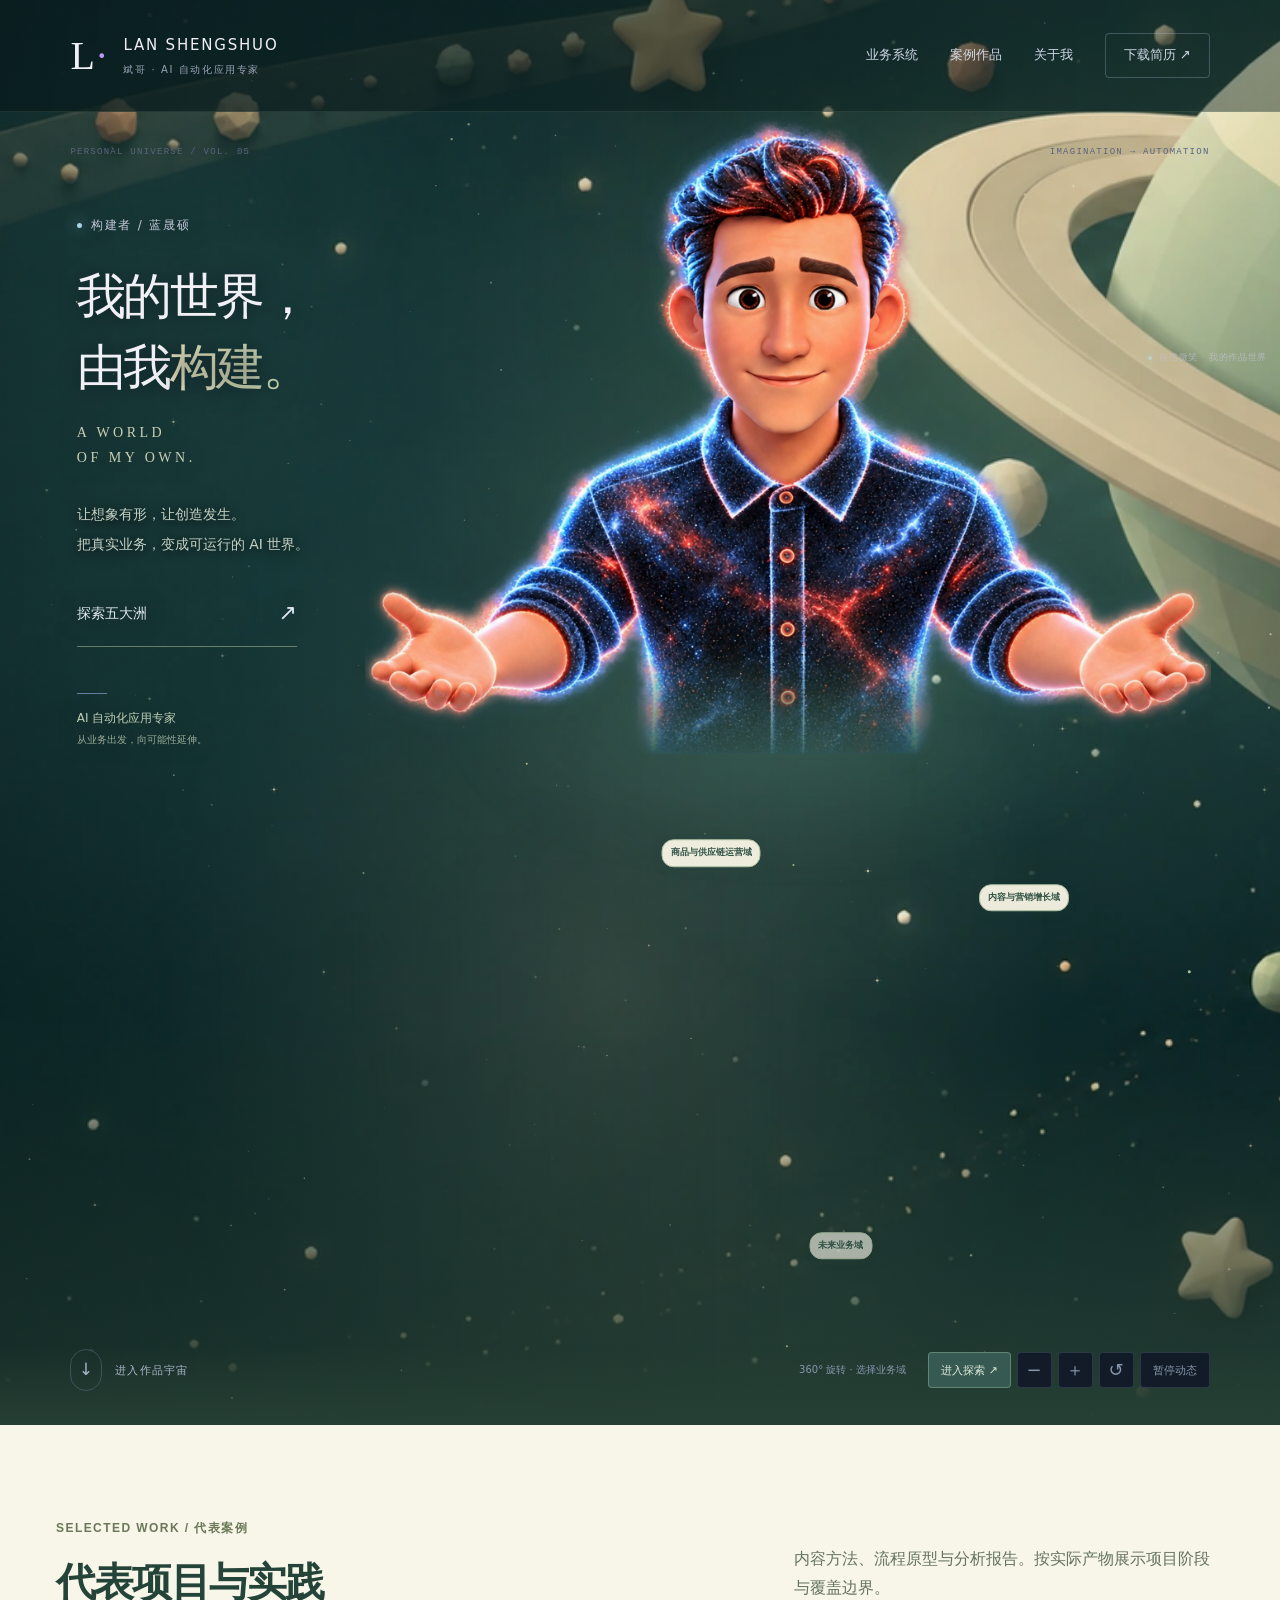
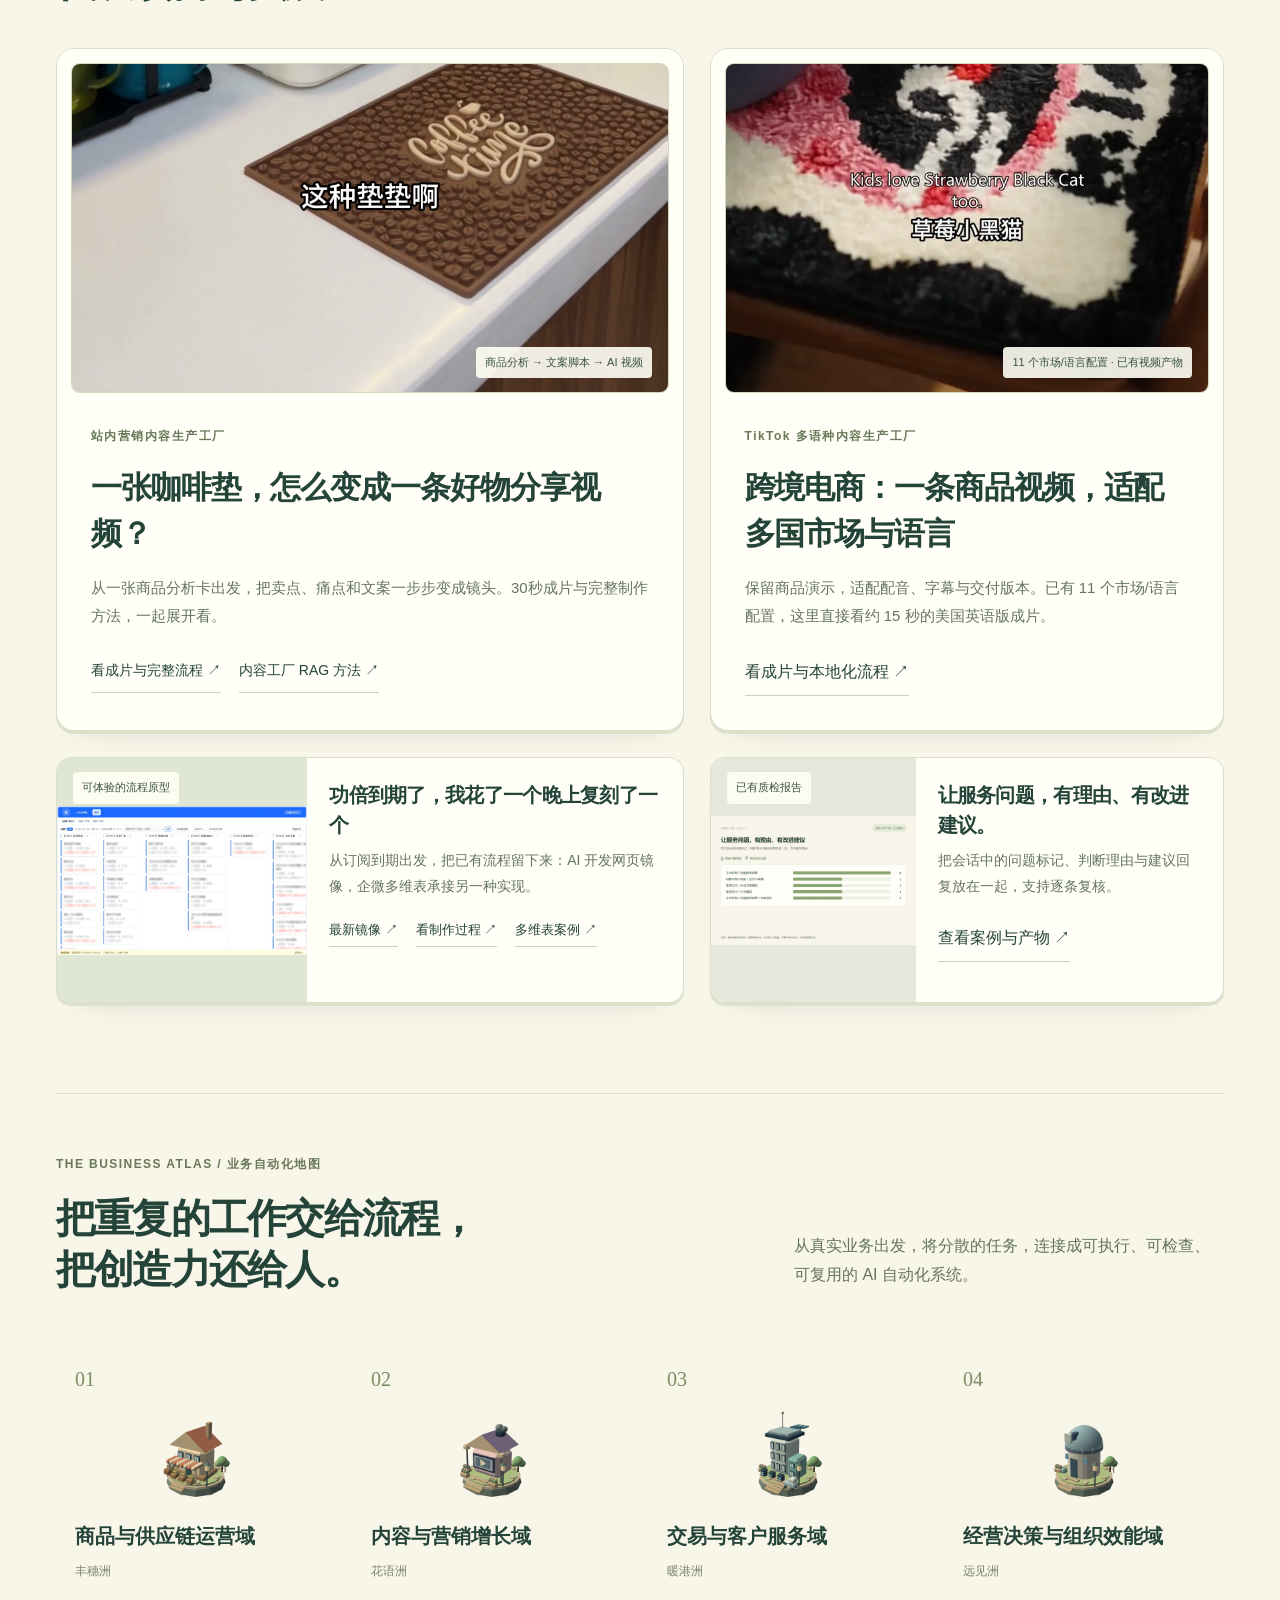
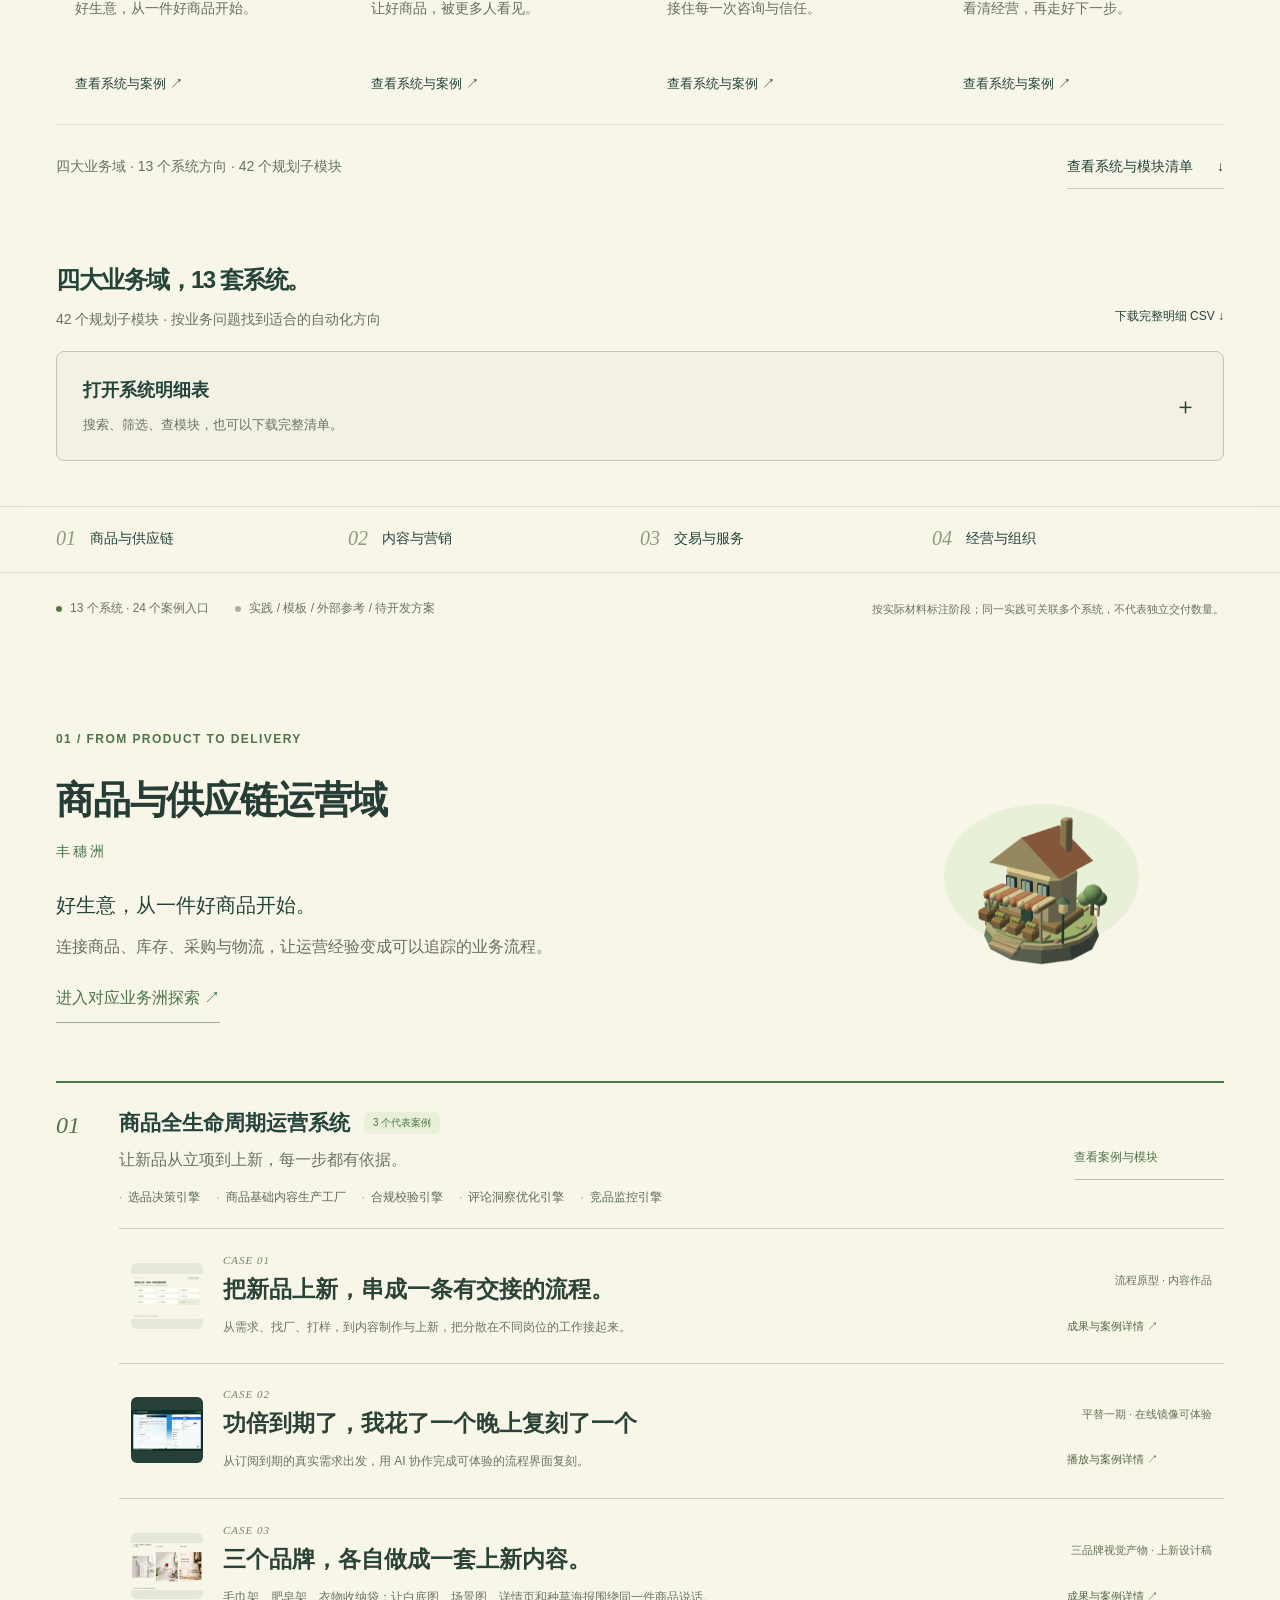
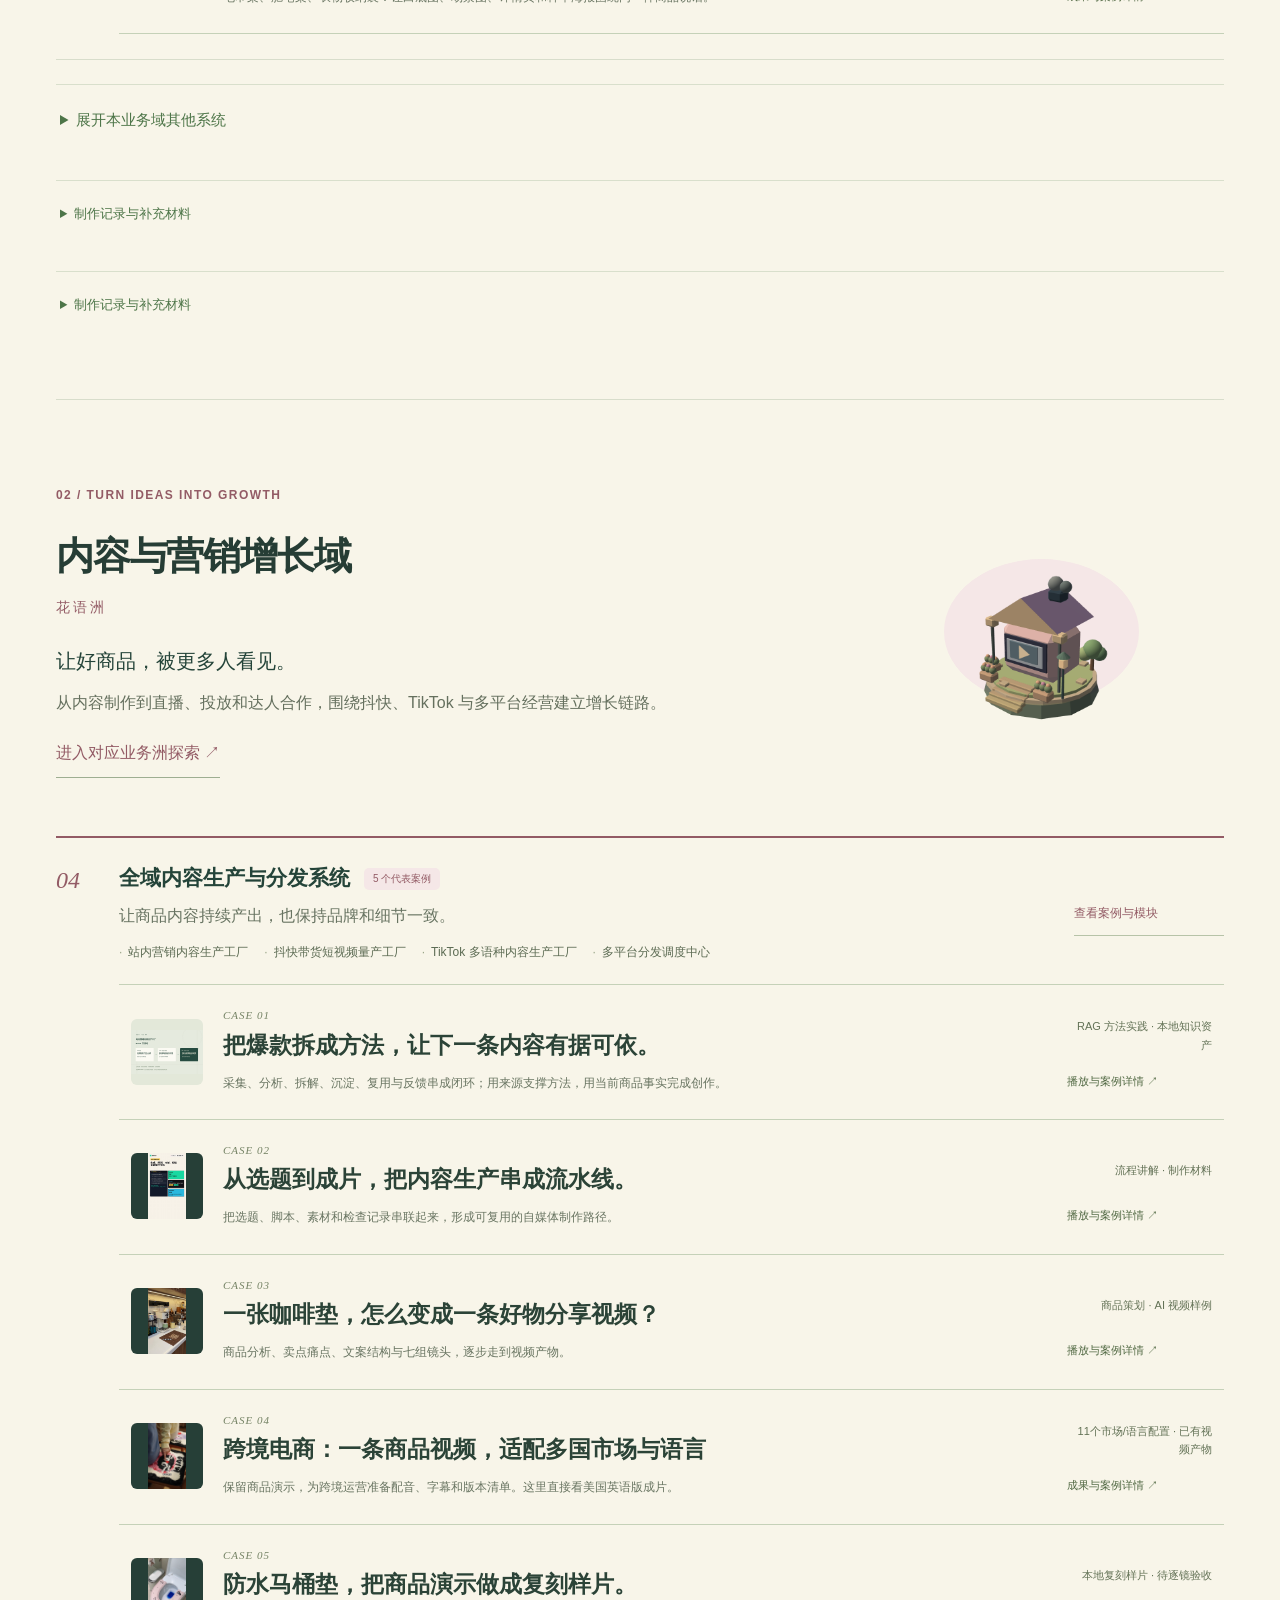
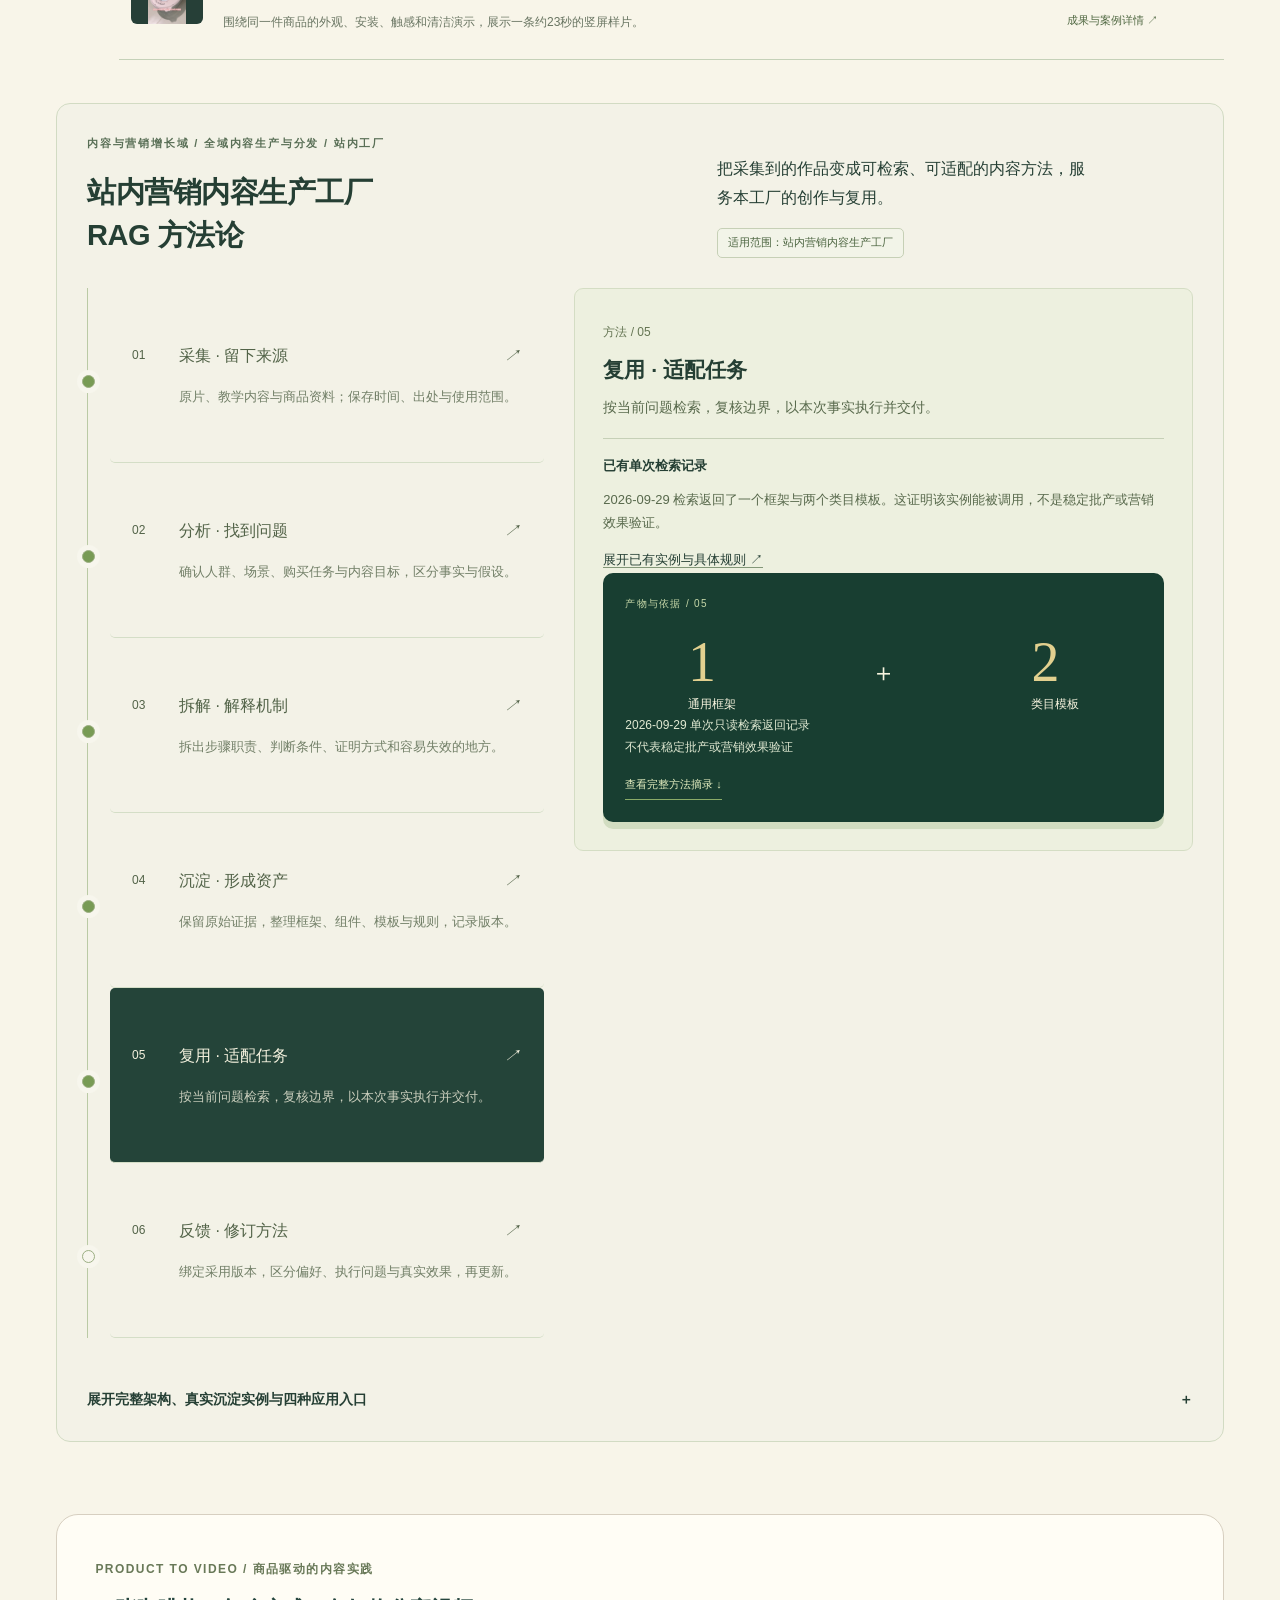
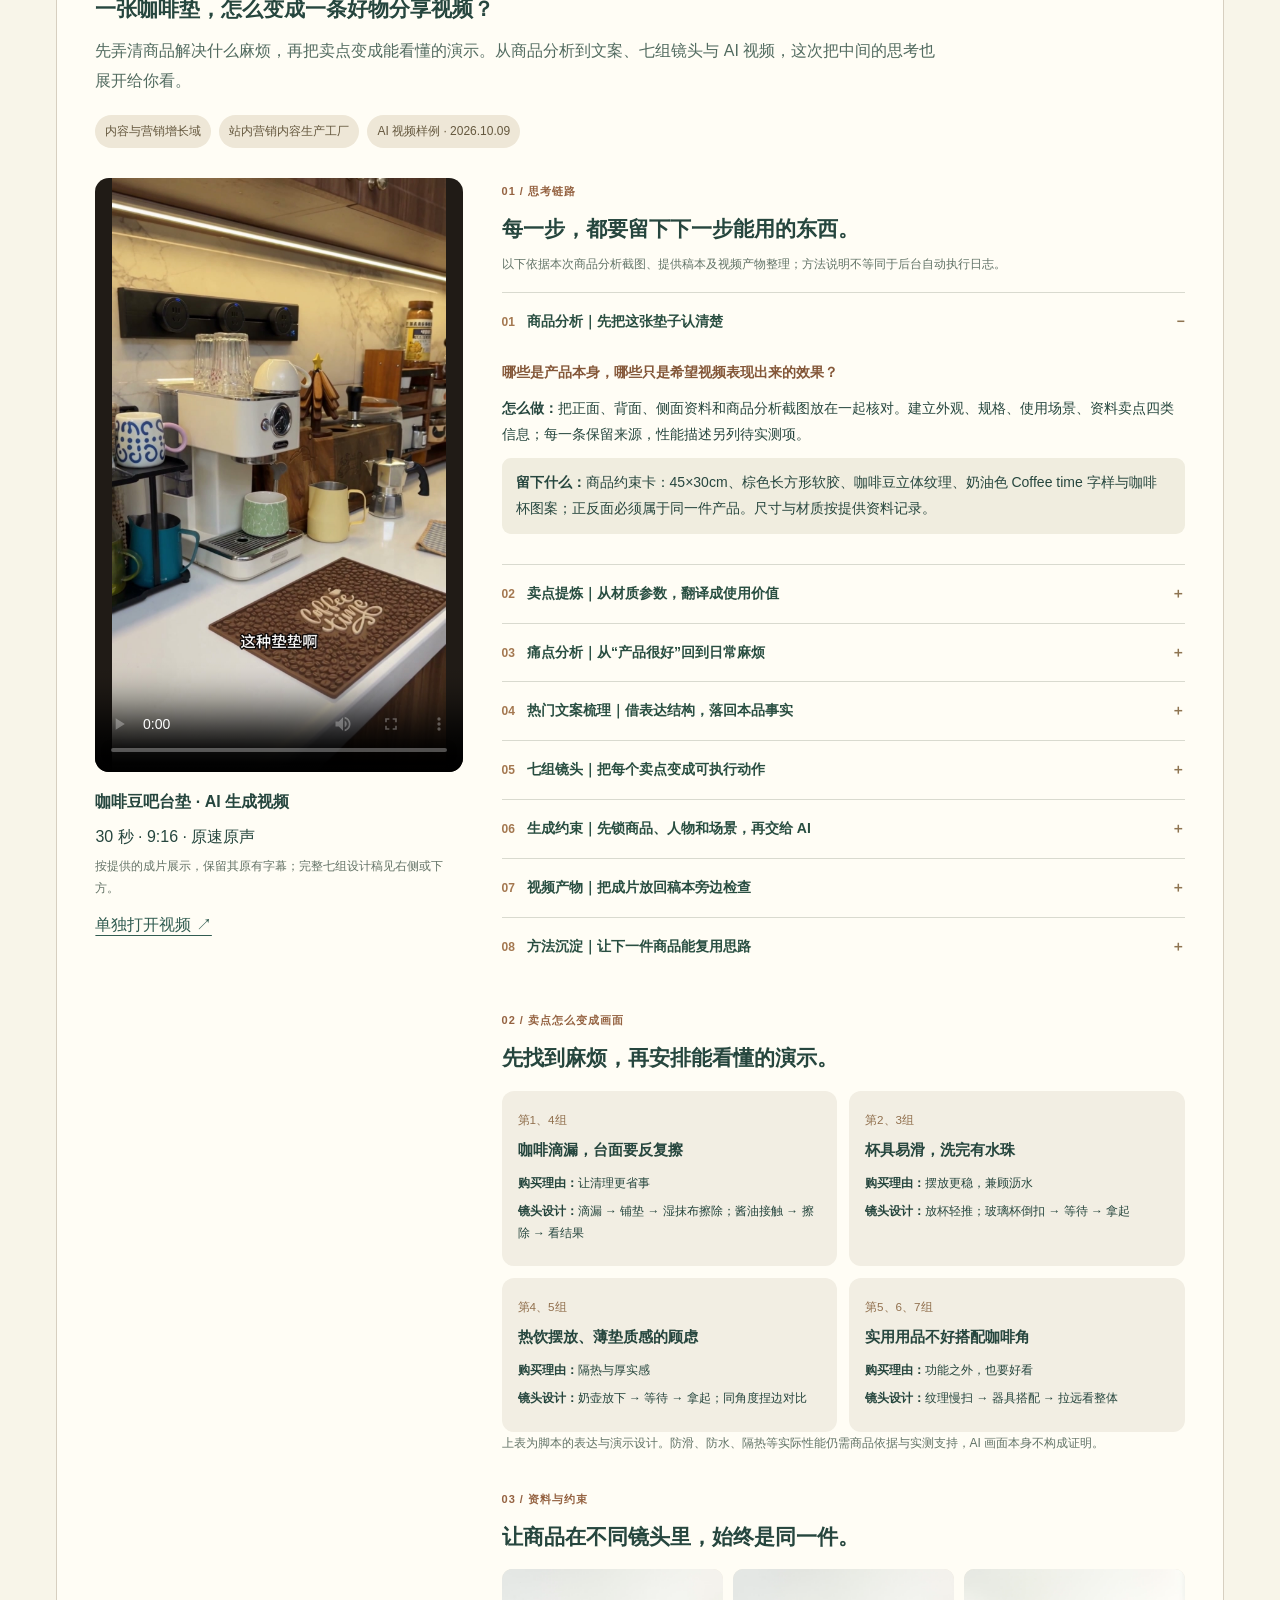
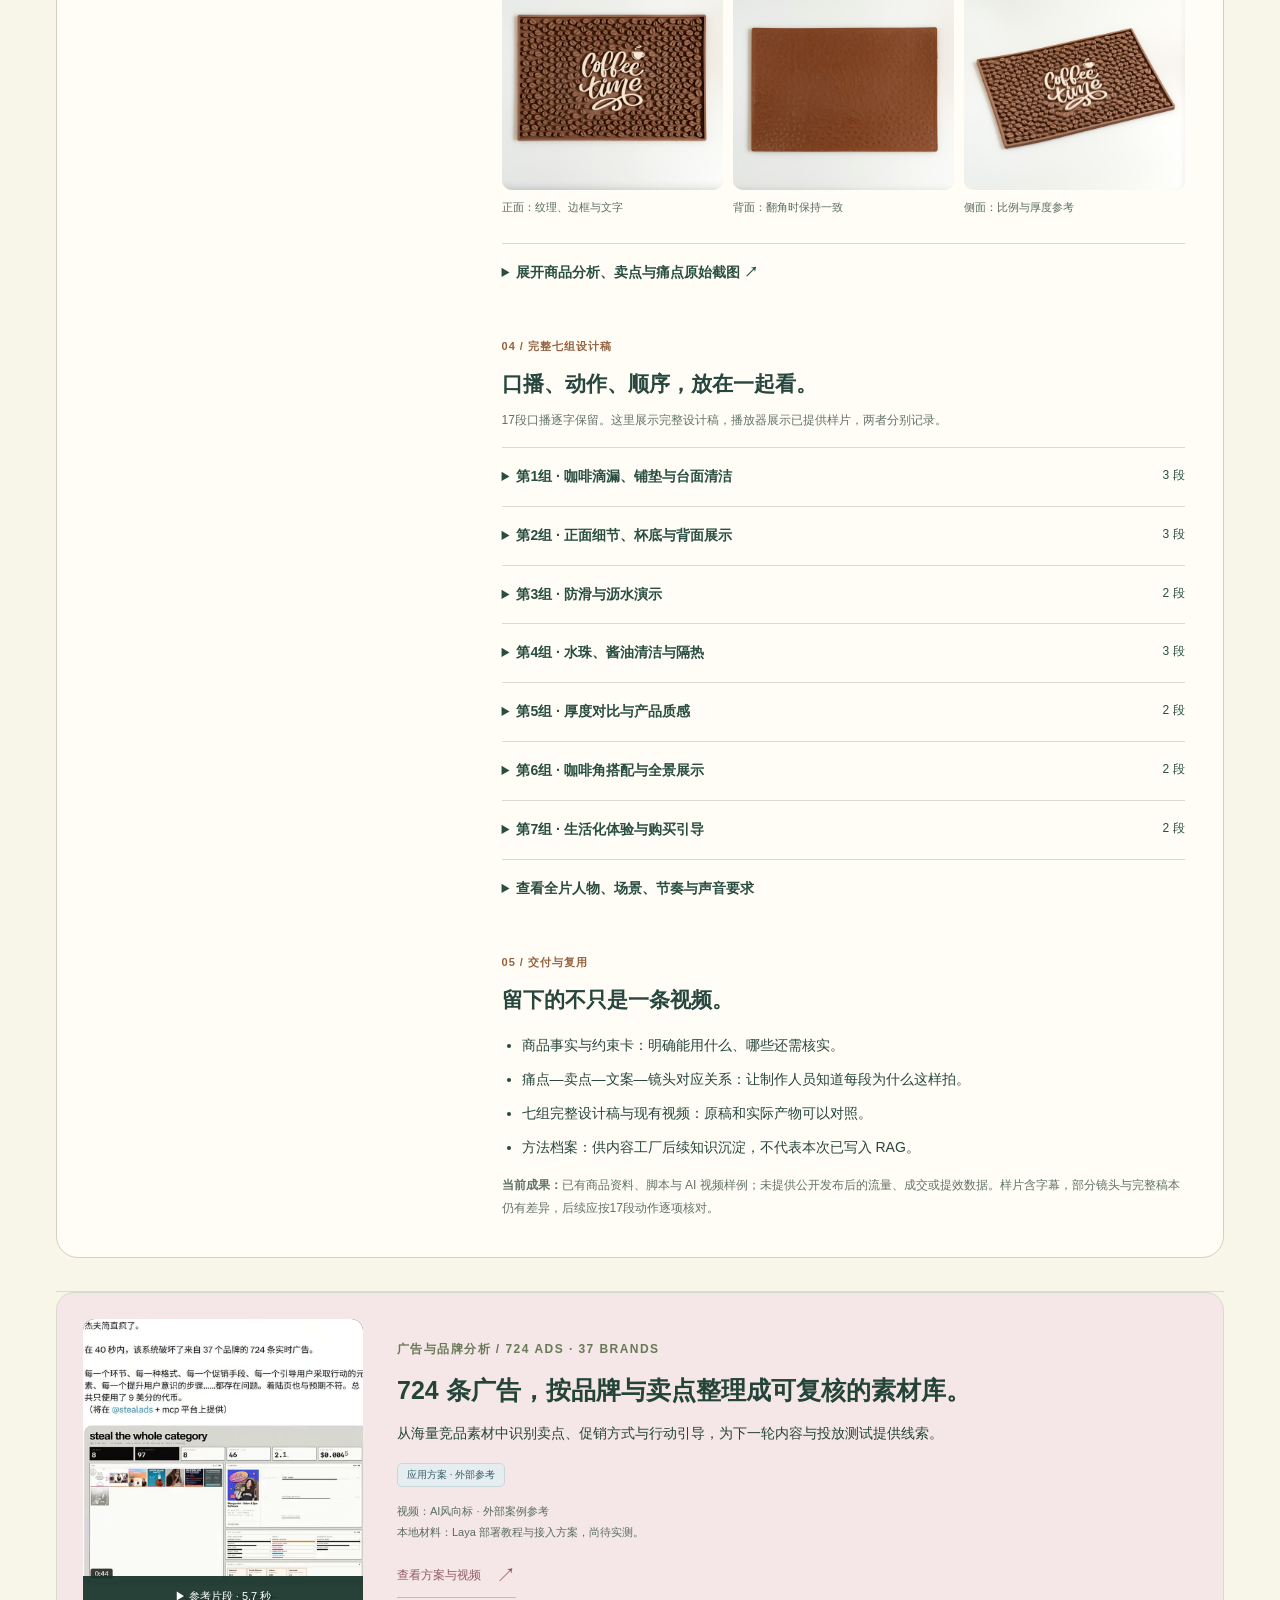
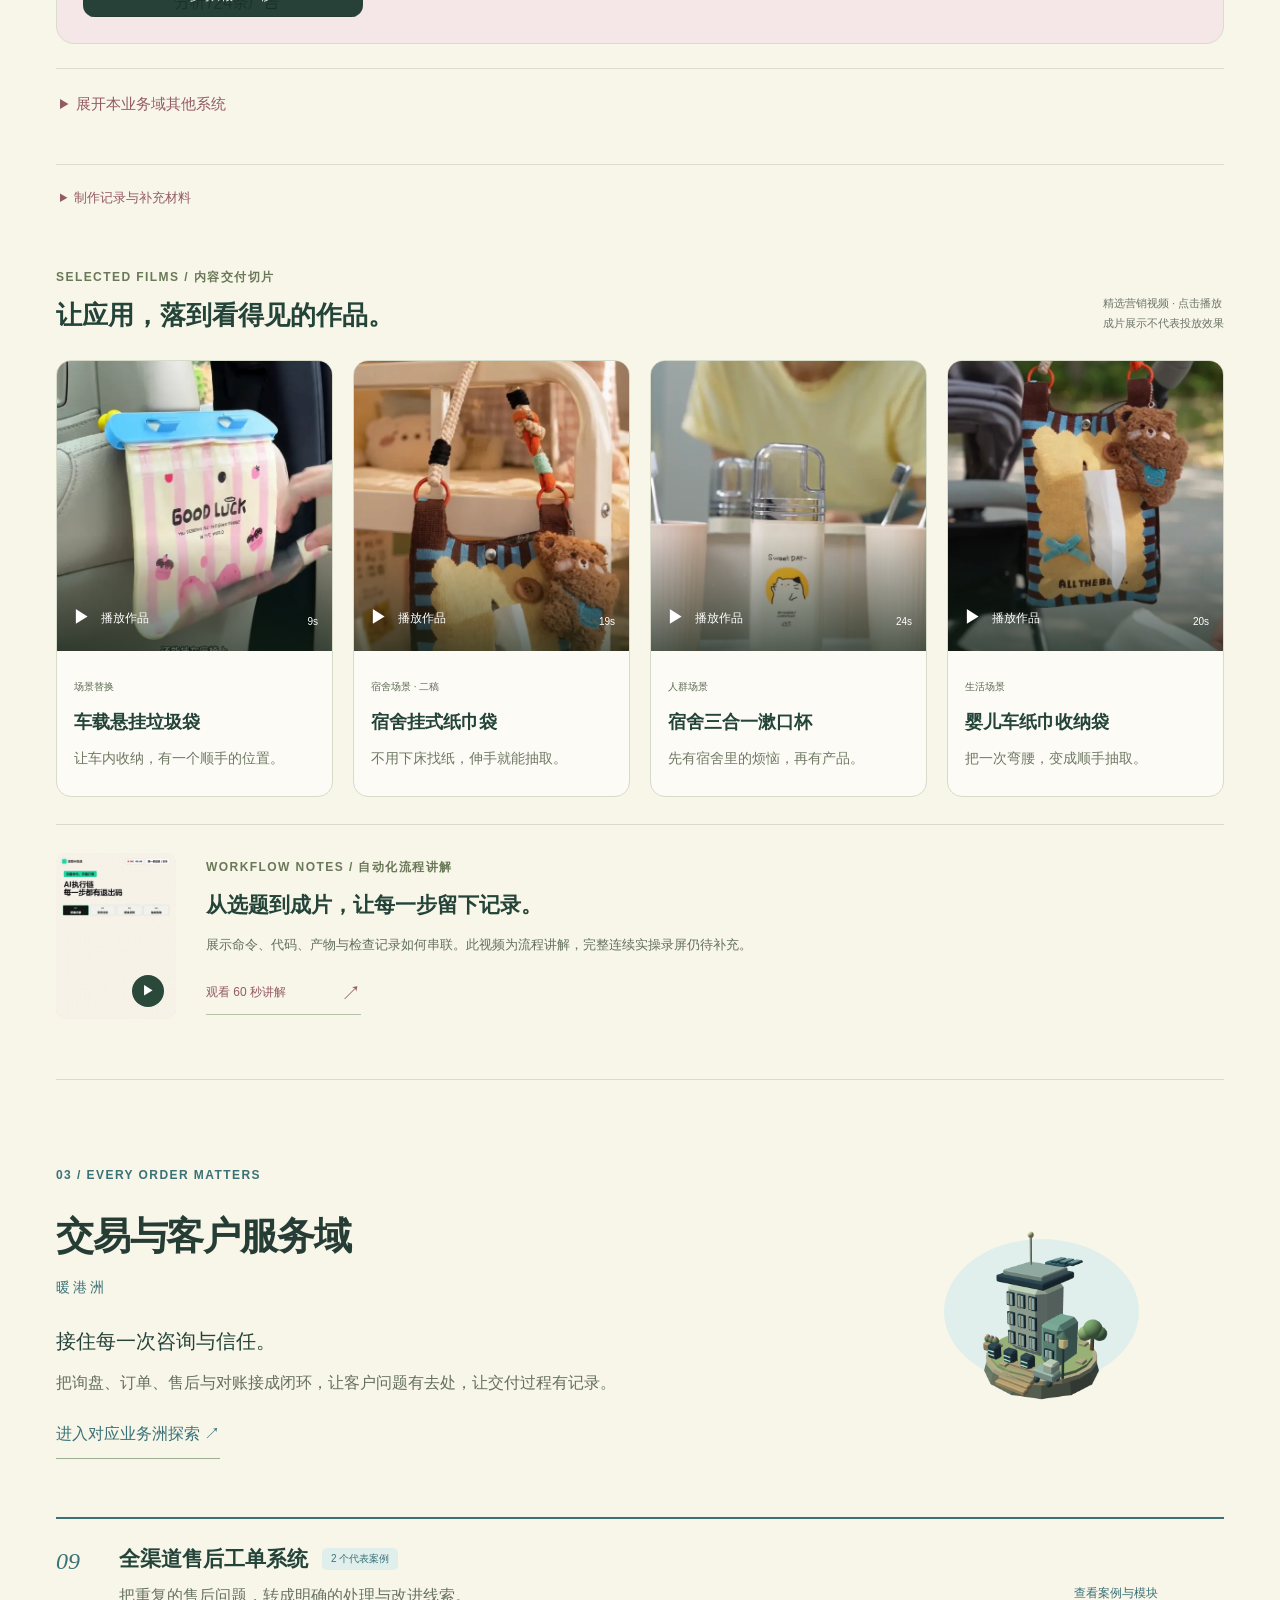
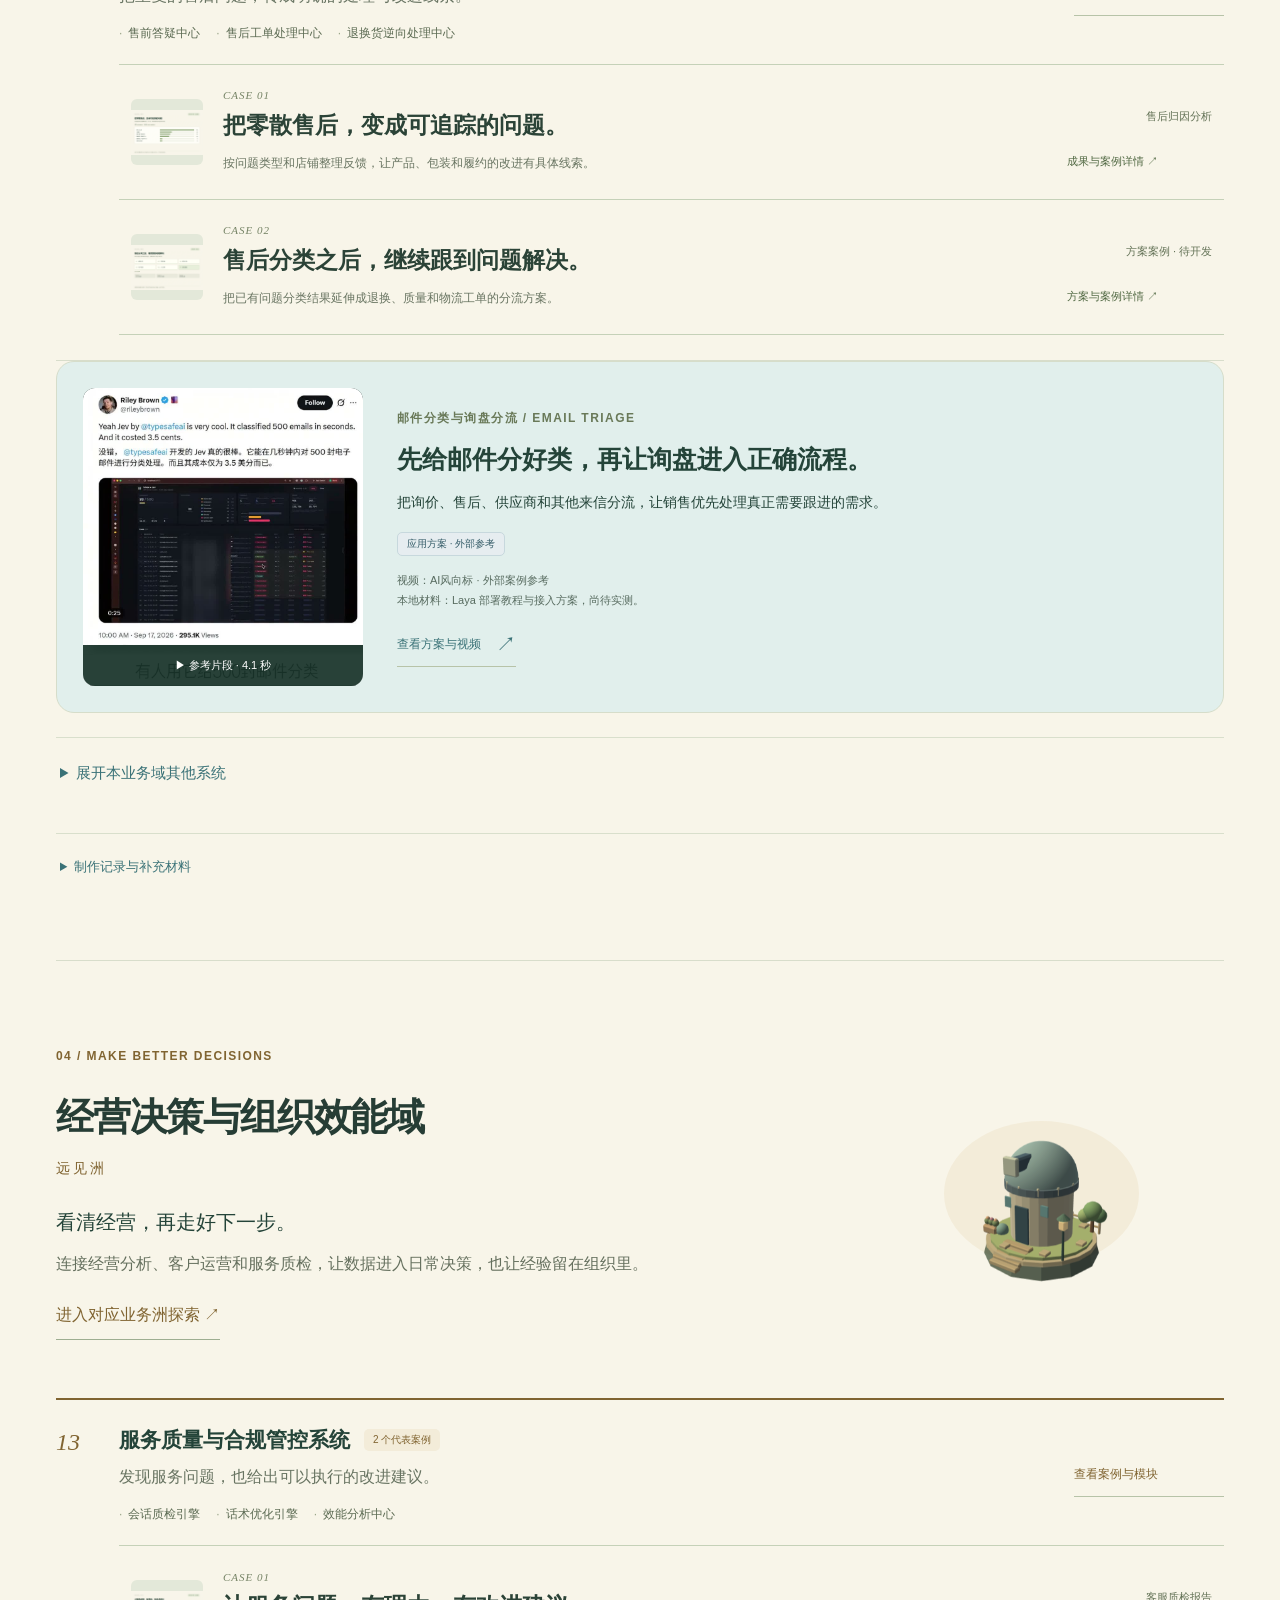
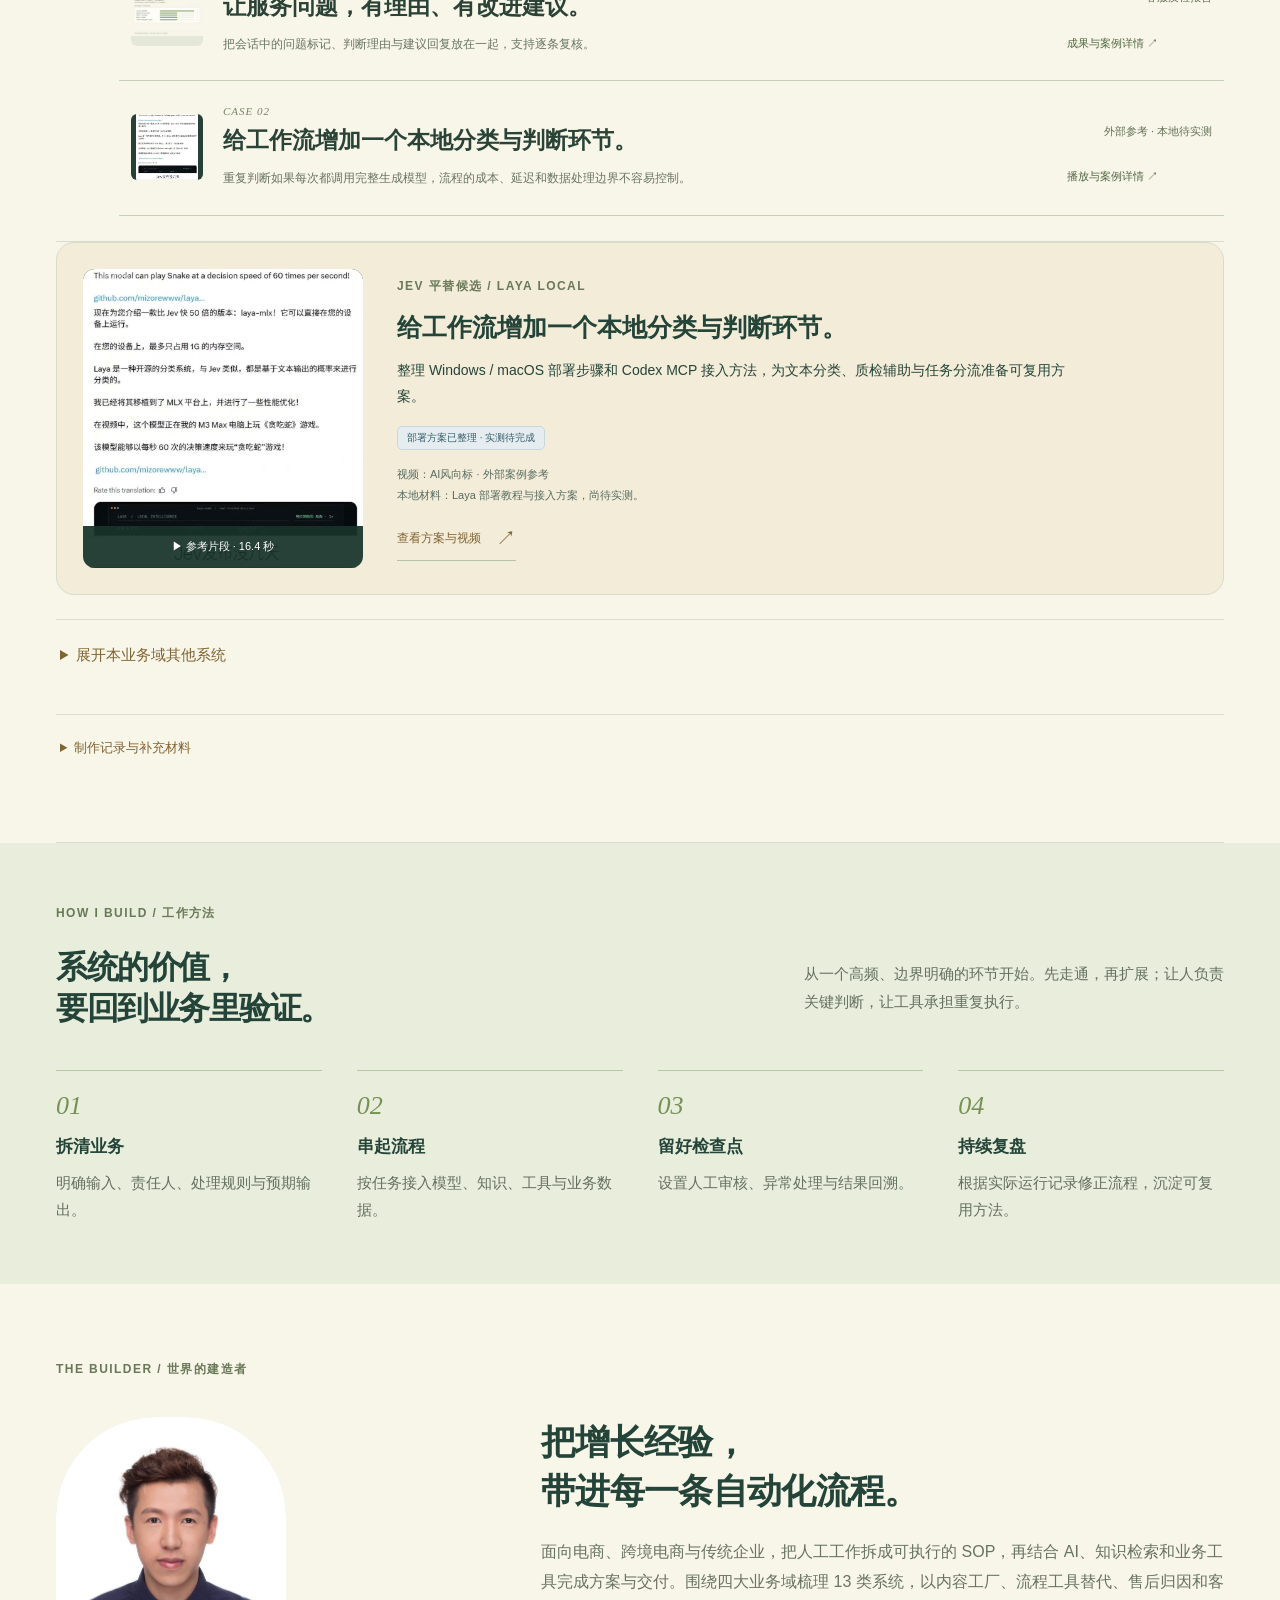
<file: index.html>
<!DOCTYPE html>

<html data-site-version="72" lang="zh-CN"><head><meta charset="utf-8"/><meta content="width=device-width,initial-scale=1" name="viewport"/><meta content="#070914" name="theme-color"/><meta content="蓝晟硕的AI自动化创作宇宙。在交互星球中探索电商内容、运营自动化与工具产品化项目。" name="description"/><title>蓝晟硕 · 我的 AI 宇宙</title><link href="assets/favicon.svg" rel="icon" type="image/svg+xml"/><link href="cosmic.css?v=51" rel="stylesheet"/><link href="journey.css?v=51" rel="stylesheet"/><link href="ethereal.css?v=51" rel="stylesheet"/><link href="field-guide.css?v=51" rel="stylesheet"/><link href="cosmic-crew.css?v=51" rel="stylesheet"/><link href="showcase.css?v=51" rel="stylesheet"/><link href="adventure-v18.css?v=51" rel="stylesheet"/><link href="toy-world-v20.css?v=51" rel="stylesheet"/><link href="cast-v21.css?v=51" rel="stylesheet"/><link href="atlas-v22.css?v=51" rel="stylesheet"/><link href="atlas-world-v26.css?v=51" rel="stylesheet"/>
<link href="portfolio-v32.css?v=51" rel="stylesheet"/><link href="portrait-v34.css?v=51" rel="stylesheet"/><link href="jev-v36.css?v=51" rel="stylesheet"/><link href="gongbei-v39.css?v=51" rel="stylesheet"/><link href="casebook-v41.css?v=51" rel="stylesheet"/><link href="case-previews-v42.css?v=51" rel="stylesheet"/><link href="domain-headings-v43.css?v=51" rel="stylesheet"/><link href="system-overview-v44.css?v=51" rel="stylesheet"/><link href="methodology-v46.css?v=51" rel="stylesheet"/><link href="portrait-hover-v52.css?v=52" rel="stylesheet"/>
<link href="https://yongbinlan.github.io/" rel="canonical"/><link href="experience-v54.css?v=54" rel="stylesheet"/><link href="interactions-v55.css?v=55" rel="stylesheet"/><link href="interactions-v56.css?v=56" rel="stylesheet"/>
<link href="gongbei-v57.css?v=57" rel="stylesheet"/>
<link href="coffee-v59.css?v=59" rel="stylesheet"/><link href="github-v63.css?v=63" rel="stylesheet"/><style id="personal-name-v66">.brand .name-zh{display:none}@media(max-width:600px){.brand .name-en,.brand small{display:none}.brand .name-zh{display:inline;font-size:14px;letter-spacing:.1em}.site-header{gap:12px}.site-header nav{white-space:nowrap}.site-header nav a{flex-shrink:0}}</style><link rel="stylesheet" href="case-refresh-v70.css?v=70"/></head><body>
<a class="skip" href="#projects">跳过动态场景，阅读项目</a><header class="site-header"><a aria-label="蓝晟硕个人网站首页" class="brand" href="#top"><span class="brand-mark">L<span>·</span></span><span><span class="name-en">LAN SHENGSHUO</span><span class="name-zh">蓝晟硕</span><small>斌哥 · AI 自动化应用专家</small></span></a><nav aria-label="主导航"><a href="#world-index">业务系统</a><a href="#screening-room">案例作品</a><a href="#about">关于我</a><a class="nav-contact" download="蓝晟硕_AI自动化应用专家_完整履历_v11.pdf" href="downloads/resume-v11.pdf">下载简历 ↗</a></nav></header>
<main id="top"><section aria-labelledby="hero-title" class="cosmos"><div aria-hidden="true" class="cosmic-depth"><div class="cosmic-cloud"></div><div class="cosmic-mist"></div></div><canvas aria-hidden="true" id="starfield"></canvas><div aria-hidden="true" class="nebula"></div><div aria-hidden="true" class="coordinate c-left">PERSONAL UNIVERSE / VOL. 05</div><div aria-hidden="true" class="coordinate c-right">IMAGINATION → AUTOMATION</div>
<div class="hero-copy"><div class="eyebrow"><span class="live-dot"></span>构建者 / 蓝晟硕</div><h1 id="hero-title">我的世界，<br/>由我<span>构建。</span></h1><p class="hero-english">A WORLD<br/>OF MY OWN.</p><p class="hero-description">让想象有形，让创造发生。<br/>把真实业务，变成可运行的 AI 世界。</p><a class="hero-cta" href="#projects">探索我的作品 <span>↗</span></a><div class="hero-credit"><span class="fine-line"></span>AI 自动化应用专家<br/><small>从业务出发，向可能性延伸。</small></div></div>
<div class="world-heading"><span>斌哥的 AI 小世界</span><small>拖动旋转 · 点击项目地标 · Esc 返回</small></div><div class="universe-stage"><div aria-hidden="true" class="portrait-aura"></div><div aria-label="蓝晟硕的星尘宇宙化身，自然暖肤色面容，冰蓝星光环绕发丝与衣服，张开双手，固定自信微笑" class="architect" role="img"><canvas height="1024" id="portrait-canvas" width="1024"></canvas></div><div aria-hidden="true" class="planet-halo"></div><div class="planet-stage"><canvas aria-label="实时三维项目星球。拖动或方向键旋转视角。探索模式中使用WASD移动芽芽，阿零跟随；点击地标可让搭档带路。" id="planet" role="img" tabindex="0"></canvas><div id="planet-labels"><button aria-label="探索电商内容工厂" class="planet-label" data-case="commerce" data-landmark="commerce"><span>01</span><b>电商内容工厂</b><i>↗</i></button><button aria-label="探索自动化交付站" class="planet-label" data-case="delivery" data-landmark="delivery"><span>02</span><b>自动化交付站</b><i>↗</i></button><button aria-label="探索AI 内容演播室" class="planet-label" data-case="studio" data-landmark="studio"><span>03</span><b>AI 内容演播室</b><i>↗</i></button><button aria-label="探索Skill 工具工坊" class="planet-label" data-case="toolbox" data-landmark="toolbox"><span>04</span><b>Skill 工具工坊</b><i>↗</i></button><button aria-label="探索选品决策实验室" class="planet-label" data-case="research" data-landmark="research"><span>05</span><b>选品决策实验室</b><i>↗</i></button></div><div class="scene-fallback" hidden=""><strong>我的项目宇宙</strong><p>当前设备无法显示三维场景，五个项目仍可直接阅读。</p></div></div><div aria-hidden="true" class="architect hands-layer"><canvas height="1024" id="portrait-hands" width="1024"></canvas></div><div class="thought-indicator"><span></span><b id="gaze-state">微笑 · 电商内容工厂</b></div></div>
<div class="cosmic-bottom"><a class="scroll-cue" href="#world-index"><span>↓</span>进入作品宇宙</a><div class="scene-help"><span>拖动星球旋转 · 点击地标探索</span><div class="scene-controls"><button aria-expanded="false" id="explore-world">进入探索 ↗</button><button aria-label="缩小星球" id="zoom-out">−</button><button aria-label="放大星球" id="zoom-in">＋</button><button aria-label="重置星球视角" id="reset-world">↺</button><button aria-pressed="false" id="pause-motion">暂停动态</button></div></div></div></section>
<div class="portfolio-v32" id="portfolio-content"><section aria-labelledby="selected-title" class="selected-v53 pf-wrap" id="selected-work">
<div class="v53-section-head"><div><span class="v53-eyebrow">SELECTED WORK / 代表案例</span><h2 id="selected-title">代表项目与实践</h2></div><p>内容方法、流程原型与分析报告。按实际产物展示项目阶段与覆盖边界。</p></div>
<div class="selected-grid-v53">
<article class="selected-main-v53"><a class="selected-method-image" data-case-index="2" data-system="s04" href="#case-coffee"><img alt="咖啡垫AI生成视频：从商品资料到生活化演示" height="1920" loading="lazy" src="assets/coffee-v59/poster.jpg" width="1080"/><span>商品分析 → 文案脚本 → AI 视频</span></a><div class="selected-copy"><span class="v53-eyebrow">站内营销内容生产工厂</span><h3>一张咖啡垫，怎么变成一条好物分享视频？</h3><p>从一张商品分析卡出发，把卖点、痛点和文案一步步变成镜头。30秒成片与完整制作方法，一起展开看。</p><a class="v53-text-link" href="#case-coffee">看成片与完整流程 ↗</a><a class="v53-text-link" href="#factory-methodology">内容工厂 RAG 方法 ↗</a></div></article>
<article class="selected-main-v53 selected-localization-v71" id="selected-localization"><a class="selected-method-image" data-case-index="3" data-system="s04" href="#system-s04"><img alt="簇绒坐垫多市场本地化视频：商品演示与双语字幕" height="1280" loading="lazy" src="assets/cases-v70/cushion-en-us.webp" width="720"/><span>11 个市场/语言配置 · 已有视频产物</span></a><div class="selected-copy"><span class="v53-eyebrow">TikTok 多语种内容生产工厂</span><h3>跨境电商：一条商品视频，适配多国市场与语言</h3><p>保留商品演示，适配配音、字幕与交付版本。已有 11 个市场/语言配置，这里直接看约 15 秒的美国英语版成片。</p><button class="v53-text-link" data-case-index="3" data-system="s04">看成片与本地化流程 ↗</button></div></article>

<article class="selected-side-v53"><a class="selected-image" href="https://yongbinlan.github.io/gongbei-flow/?v=20261007" rel="noopener noreferrer" target="_blank"><img alt="功倍流程复刻的脱敏看板界面" height="800" loading="lazy" src="assets/gongbei-v37/workflow-board.webp" width="1280"/><span>可体验的流程原型</span></a><div class="selected-copy"><h3>功倍到期了，我花了一个晚上复刻了一个</h3><p>从订阅到期出发，把已有流程留下来：AI 开发网页镜像，企微多维表承接另一种实现。</p><div class="v53-inline-links"><a href="https://yongbinlan.github.io/gongbei-flow/?v=20261007" rel="noopener noreferrer" target="_blank">最新镜像 ↗</a><button data-case-index="1" data-system="s01">看制作过程 ↗</button><a href="https://doc.weixin.qq.com/smartsheet/s3_AScAaQb-ACACNTYfLa4n4RKWeAFhU?scode=ADIAPAeBAAk2AoTWGYAScAaQb-ACA&amp;tab=q979lj&amp;viewId=vH5cjf" rel="noopener noreferrer" target="_blank">多维表案例 ↗</a></div></div></article>
<article class="selected-side-v53"><button class="selected-image" data-case-index="0" data-system="s13"><img alt="客服质检报告的问题分类汇总摘录" height="800" loading="lazy" src="assets/case-previews-v42/s13-1.webp" width="1280"/><span>已有质检报告</span></button><div class="selected-copy"><h3>让服务问题，有理由、有改进建议。</h3><p>把会话中的问题标记、判断理由与建议回复放在一起，支持逐条复核。</p><button class="v53-text-link" data-case-index="0" data-system="s13">查看案例与产物 ↗</button></div></article>
</div></section><section class="pf-intro pf-wrap" id="world-index"><div class="v53-section-head"><div><span class="v53-eyebrow">THE BUSINESS ATLAS / 业务自动化地图</span><h2>把重复的工作交给流程，<br/>把创造力还给人。</h2></div><p>从真实业务出发，将分散的任务，连接成可执行、可检查、可复用的 AI 自动化系统。</p></div><div class="domain-map-v53"><article><a href="#domain-d1"><span class="v53-map-number">01</span><img alt="" height="180" loading="lazy" src="assets/landmark-commerce-v9.png" width="180"/><h3>商品与供应链运营域</h3><small>丰穗洲</small><p>好生意，从一件好商品开始。</p><b>查看系统与案例 ↗</b></a></article><article><a href="#domain-d2"><span class="v53-map-number">02</span><img alt="" height="180" loading="lazy" src="assets/landmark-studio-v9.png" width="180"/><h3>内容与营销增长域</h3><small>花语洲</small><p>让好商品，被更多人看见。</p><b>查看系统与案例 ↗</b></a></article><article><a href="#domain-d3"><span class="v53-map-number">03</span><img alt="" height="180" loading="lazy" src="assets/landmark-delivery-v9.png" width="180"/><h3>交易与客户服务域</h3><small>暖港洲</small><p>接住每一次咨询与信任。</p><b>查看系统与案例 ↗</b></a></article><article><a href="#domain-d4"><span class="v53-map-number">04</span><img alt="" height="180" loading="lazy" src="assets/landmark-research-v9.png" width="180"/><h3>经营决策与组织效能域</h3><small>远见洲</small><p>看清经营，再走好下一步。</p><b>查看系统与案例 ↗</b></a></article></div><div class="directory-prompt-v53"><p>四大业务域 · 13 个系统方向 · 42 个规划子模块</p><a class="v53-text-link" data-open-directory="" href="#system-overview">查看系统与模块清单 <span>↓</span></a></div></section><section aria-labelledby="overview-title" class="pf-overview pf-wrap" id="system-overview"><div class="ov-heading"><div><div class="pf-kicker">SYSTEM DIRECTORY / 系统明细总览</div><h2 id="overview-title">四大业务域，13 套系统。</h2><p>42 个规划子模块 · 按业务问题找到适合的自动化方向</p></div><a class="ov-download" download="四大业务域-13系统明细.csv" href="downloads/system-overview-v44.csv">下载完整明细 CSV ↓</a></div><details class="directory-details-v53" id="directory-details-v53"><summary><span><b>打开系统明细表</b><small>搜索、筛选、查模块，也可以下载完整清单。</small></span><span aria-hidden="true">＋</span></summary><div class="ov-tools"><div aria-label="筛选业务域" class="ov-filters" role="group"><button aria-pressed="true" data-ov-domain="all" type="button">全部 <b>13</b></button><button aria-pressed="false" data-ov-domain="d1" type="button">商品与供应链 <b>3</b></button><button aria-pressed="false" data-ov-domain="d2" type="button">内容与营销 <b>4</b></button><button aria-pressed="false" data-ov-domain="d3" type="button">交易与服务 <b>3</b></button><button aria-pressed="false" data-ov-domain="d4" type="button">经营与组织 <b>3</b></button></div><div class="ov-search"><label for="ov-query">查找系统、模块或业务场景</label><input autocomplete="off" id="ov-query" placeholder="试试：TikTok、售后、采购…" type="search"/><button id="ov-reset" type="button">重置</button></div></div><div class="ov-summary"><p aria-live="polite" id="ov-count" role="status">显示 13 个系统 · 42 个子模块</p><button aria-expanded="false" id="ov-expand" type="button">展开全部子模块 +</button></div><div class="ov-table-wrap"><table class="ov-table"><caption>四大业务域系统明细；子模块为规划范围，实际进度以案例阶段为准。</caption><thead><tr><th scope="col">系统</th><th scope="col">子模块</th><th scope="col">覆盖业务场景</th><th scope="col">适合谁 / 发生频率</th><th scope="col">案例阶段与入口</th></tr></thead><tbody data-ov-group="d1"><tr class="ov-domain-band"><th colspan="5" scope="rowgroup"><span>01</span><strong>商品与供应链运营域</strong><small>丰穗洲</small></th></tr><tr class="ov-row" data-domain="d1" data-ov-system="s01"><th scope="row"><small>SYSTEM 01</small><strong>商品全生命周期运营系统</strong><button aria-controls="ov-detail-s01" aria-expanded="false" data-ov-toggle="s01" type="button">展开 5 个子模块 ＋</button></th><td data-label="子模块"><ul class="ov-module-list"><li>选品决策引擎</li><li>商品基础内容生产工厂</li><li>合规校验引擎</li><li>评论洞察优化引擎</li><li>竞品监控引擎</li></ul></td><td data-label="覆盖业务场景"><ul class="ov-scenes"><li>选品与市场机会调研</li><li>商品上新基础内容制作与交付</li><li>商品合规巡检与风险预警</li><li>评论与售后反馈分析</li><li>竞品动态监控与分析</li></ul></td><td data-label="适合谁 / 发生频率"><p>新品部门 / 品牌电商</p><small class="ov-frequency">按新品批次、每周复盘</small></td><td data-label="案例阶段与入口"><div class="ov-stages"><span>流程原型 · 内容作品</span><span>最新镜像 · 多维表替代案例</span><span>三品牌视觉产物 · 上新设计稿</span></div><button class="ov-case-link" data-system="s01" type="button">看 3 个代表案例 ↗</button><a class="ov-locate" href="#system-s01">定位到案例区 ↓</a></td></tr><tr class="ov-detail" hidden="" id="ov-detail-s01"><td colspan="5"><div class="ov-detail-head"><b>商品全生命周期运营 · 子模块明细</b><span>以下是规划流程，实际覆盖范围见代表案例。</span></div><div class="ov-detail-grid"><article><h3>选品决策引擎</h3><dl><dt>覆盖场景</dt><dd>选品与市场机会调研</dd><dt>对象与频率</dt><dd>跨境卖家、新品部门、工贸企业；每批次新品 / 月度</dd><dt>老板关心</dt><dd>选品靠经验、踩坑率高、市场趋势判断滞后</dd><dt>规划流程</dt><dd class="ov-process">品类市场数据爬取→趋势 / 竞争度 / 利润测算→选品评分建模→供应链成本核算→立项建议输出→风险提示</dd></dl></article><article><h3>商品基础内容生产工厂</h3><dl><dt>覆盖场景</dt><dd>商品上新基础内容制作与交付</dd><dt>对象与频率</dt><dd>电商、跨境品牌；每次上新、活动期</dd><dt>老板关心</dt><dd>素材制作慢、反复改、多渠道重复做</dd><dt>规划流程</dt><dd class="ov-process">商品资料→卖点与场景提炼→文案 / 图片 / 视频批量生成→质检→审核→交付包 / 上架草稿</dd></dl></article><article><h3>合规校验引擎</h3><dl><dt>覆盖场景</dt><dd>商品合规巡检与风险预警</dd><dt>对象与频率</dt><dd>跨境电商、平台商家；每日巡检 / 上新期</dd><dt>老板关心</dt><dd>违规词 / 禁售品踩坑、店铺扣分下架、合规罚款</dd><dt>规划流程</dt><dd class="ov-process">全店商品信息抓取→广告法 / 平台规则 / 目的国合规校验→违规项定位标注→修改建议输出→复检上架确认</dd></dl></article><article><h3>评论洞察优化引擎</h3><dl><dt>覆盖场景</dt><dd>评论与售后反馈分析</dd><dt>对象与频率</dt><dd>电商、跨境品牌；每周分析</dd><dt>老板关心</dt><dd>差评看不完、产品和页面优化方向不明确</dd><dt>规划流程</dt><dd class="ov-process">全渠道反馈导入→去重分类→原文引用定位→集中问题归因→形成改进待办→落地效果跟踪</dd></dl></article><article><h3>竞品监控引擎</h3><dl><dt>覆盖场景</dt><dd>竞品动态监控与分析</dd><dt>对象与频率</dt><dd>品牌商家、工贸企业；每日 / 每周</dd><dt>老板关心</dt><dd>竞品定价 / 活动看不清、跟品不及时、市场策略被动</dd><dt>规划流程</dt><dd class="ov-process">竞品信息抓取→价格 / 销量 / 活动异动监控→实时告警→竞品策略拆解→应对策略建议→定期分析报告</dd></dl></article></div></td></tr><tr class="ov-row" data-domain="d1" data-ov-system="s02"><th scope="row"><small>SYSTEM 02</small><strong>库存与采购协同系统</strong><button aria-controls="ov-detail-s02" aria-expanded="false" data-ov-toggle="s02" type="button">展开 4 个子模块 ＋</button></th><td data-label="子模块"><ul class="ov-module-list"><li>库存预警引擎</li><li>补货决策引擎</li><li>供应商比价引擎</li><li>采购协同中心</li></ul></td><td data-label="覆盖业务场景"><ul class="ov-scenes"><li>库存健康度实时监控</li><li>智能补货建议生成</li><li>供应商寻源与采购比价</li><li>采购订单履约协同</li></ul></td><td data-label="适合谁 / 发生频率"><p>贸易商 / 采购与供应链团队</p><small class="ov-frequency">每日监控、每批次采购</small></td><td data-label="案例阶段与入口"><div class="ov-stages"><span>本机流程原型</span><span>平替一期 · 在线镜像可体验</span></div><button class="ov-case-link" data-system="s02" type="button">看 2 个代表案例 ↗</button><a class="ov-locate" href="#system-s02">定位到案例区 ↓</a></td></tr><tr class="ov-detail" hidden="" id="ov-detail-s02"><td colspan="5"><div class="ov-detail-head"><b>库存与采购协同 · 子模块明细</b><span>以下是规划流程，实际覆盖范围见代表案例。</span></div><div class="ov-detail-grid"><article><h3>库存预警引擎</h3><dl><dt>覆盖场景</dt><dd>库存健康度实时监控</dd><dt>对象与频率</dt><dd>稳定出单卖家、贸易商；每日监控</dd><dt>老板关心</dt><dd>缺货影响销售、积压占用资金</dd><dt>规划流程</dt><dd class="ov-process">库存 / 在途 / 销量 / 交期数据汇总→计算库存覆盖天数→异常阈值预警→风险分级推送</dd></dl></article><article><h3>补货决策引擎</h3><dl><dt>覆盖场景</dt><dd>智能补货建议生成</dd><dt>对象与频率</dt><dd>稳定出单卖家、贸易商；每日 / 每周</dd><dt>老板关心</dt><dd>补货凭经验、要么断货要么压货</dd><dt>规划流程</dt><dd class="ov-process">销量预测 + 库存覆盖计算→补货量自动测算→补货建议生成→采购审核流转</dd></dl></article><article><h3>供应商比价引擎</h3><dl><dt>覆盖场景</dt><dd>供应商寻源与采购比价</dd><dt>对象与频率</dt><dd>工贸、批发、贸易企业；每批次采购</dd><dt>老板关心</dt><dd>比价效率低、供应商资质不齐、采购成本高</dd><dt>规划流程</dt><dd class="ov-process">采购需求拆解→供应商信息匹配抓取→多维度比价核价→资质合规校验→供应商分级推荐</dd></dl></article><article><h3>采购协同中心</h3><dl><dt>覆盖场景</dt><dd>采购订单履约协同</dd><dt>对象与频率</dt><dd>工贸、批发、贸易企业；每批次采购</dd><dt>老板关心</dt><dd>采购跟进混乱、到货不及时、对账难</dd><dt>规划流程</dt><dd class="ov-process">采购订单生成→供应商履约跟进→到货核验→入库同步→采购对账衔接</dd></dl></article></div></td></tr><tr class="ov-row" data-domain="d1" data-ov-system="s03"><th scope="row"><small>SYSTEM 03</small><strong>物流运费管控系统</strong><button aria-controls="ov-detail-s03" aria-expanded="false" data-ov-toggle="s03" type="button">展开 3 个子模块 ＋</button></th><td data-label="子模块"><ul class="ov-module-list"><li>运费核算引擎</li><li>物流追踪中心</li><li>异常索赔中心</li></ul></td><td data-label="覆盖业务场景"><ul class="ov-scenes"><li>物流运费自动核算校验</li><li>物流轨迹实时追踪</li><li>物流异常筛查与索赔跟进</li></ul></td><td data-label="适合谁 / 发生频率"><p>跨境卖家 / 大货贸易商</p><small class="ov-frequency">每批次发货、每日巡检</small></td><td data-label="案例阶段与入口"><div class="ov-stages"><span>方案案例 · 待开发</span></div><button class="ov-case-link" data-system="s03" type="button">看 1 个代表案例 ↗</button><a class="ov-locate" href="#system-s03">定位到案例区 ↓</a></td></tr><tr class="ov-detail" hidden="" id="ov-detail-s03"><td colspan="5"><div class="ov-detail-head"><b>物流运费管控 · 子模块明细</b><span>以下是规划流程，实际覆盖范围见代表案例。</span></div><div class="ov-detail-grid"><article><h3>运费核算引擎</h3><dl><dt>覆盖场景</dt><dd>物流运费自动核算校验</dd><dt>对象与频率</dt><dd>跨境电商、大货贸易商；每批次发货</dd><dt>老板关心</dt><dd>运费算错亏损、计费规则复杂易出错</dd><dt>规划流程</dt><dd class="ov-process">物流单批量导入→计费规则匹配→运费自动核算→异常费用校验</dd></dl></article><article><h3>物流追踪中心</h3><dl><dt>覆盖场景</dt><dd>物流轨迹实时追踪</dd><dt>对象与频率</dt><dd>跨境电商、大货贸易商；每日巡检</dd><dt>老板关心</dt><dd>物流跟进不及时、客户查件频繁</dd><dt>规划流程</dt><dd class="ov-process">物流单号批量导入→轨迹实时抓取→节点状态更新→异常节点自动标记</dd></dl></article><article><h3>异常索赔中心</h3><dl><dt>覆盖场景</dt><dd>物流异常筛查与索赔跟进</dd><dt>对象与频率</dt><dd>跨境电商、大货贸易商；每日巡检</dd><dt>老板关心</dt><dd>丢件破损追责难、索赔不及时造成损失</dd><dt>规划流程</dt><dd class="ov-process">异常件（超时 / 丢件 / 破损）筛查→对账差异比对→索赔工单自动生成→跟进归档</dd></dl></article></div></td></tr></tbody><tbody data-ov-group="d2"><tr class="ov-domain-band"><th colspan="5" scope="rowgroup"><span>02</span><strong>内容与营销增长域</strong><small>花语洲</small></th></tr><tr class="ov-row" data-domain="d2" data-ov-system="s04"><th scope="row"><small>SYSTEM 04</small><strong>全域内容生产与分发系统</strong><button aria-controls="ov-detail-s04" aria-expanded="false" data-ov-toggle="s04" type="button">展开 4 个子模块 ＋</button></th><td data-label="子模块"><ul class="ov-module-list"><li>站内营销内容生产工厂</li><li>抖快带货短视频量产工厂</li><li>TikTok 多语种内容生产工厂</li><li>多平台分发调度中心</li></ul></td><td data-label="覆盖业务场景"><ul class="ov-scenes"><li>站内渠道营销素材批量制作</li><li>抖音 / 快手带货短视频创作分发</li><li>TikTok / 海外短视频带货内容制作</li><li>全平台内容统一排期分发</li></ul></td><td data-label="适合谁 / 发生频率"><p>电商运营 / 带货团队 / 自媒体</p><small class="ov-frequency">日常内容、上新与活动期</small></td><td data-label="案例阶段与入口"><div class="ov-stages"><span>RAG 方法实践 · 本地知识资产</span><span>流程讲解 · 制作材料</span><span>商品策划 · AI 视频样例</span><span>11个市场/语言配置 · 已有视频产物</span><span>本地复刻样片 · 待逐镜验收</span></div><button class="ov-case-link" data-system="s04" type="button">看 5 个代表案例 ↗</button><a class="ov-locate" href="#system-s04">定位到案例区 ↓</a></td></tr><tr class="ov-detail" hidden="" id="ov-detail-s04"><td colspan="5"><div class="ov-detail-head"><b>全域内容生产与分发 · 子模块明细</b><span>以下是规划流程，实际覆盖范围见代表案例。</span></div><div class="ov-detail-grid"><article><h3>站内营销内容生产工厂</h3><a class="ml-link" href="#factory-methodology">查看本工厂的 RAG 方法论 ↗</a><dl><dt>覆盖场景</dt><dd>站内渠道营销素材批量制作</dd><dt>对象与频率</dt><dd>电商、跨境品牌；每次上新、大促期</dd><dt>老板关心</dt><dd>素材产能不足、多渠道重复制作</dd><dt>规划流程</dt><dd class="ov-process">用户发起任务→按来源与商品事实取证→检索框架/组件/类目模板→适配后策划或拍摄方案→质检交付→真实反馈修订</dd></dl></article><article><h3>抖快带货短视频量产工厂</h3><dl><dt>覆盖场景</dt><dd>抖音 / 快手带货短视频创作分发</dd><dt>对象与频率</dt><dd>抖快电商、品牌商家、MCN；每日引流 / 大促期</dd><dt>老板关心</dt><dd>拍剪产能低、爆款脚本难复制、多账号分发效率低</dd><dt>规划流程</dt><dd class="ov-process">商品卖点提取→爆款脚本模板匹配→素材批量剪辑 / AI 生成→标题话题优化→多账号定时分发→数据回收迭代</dd></dl></article><article><h3>TikTok 多语种内容生产工厂</h3><dl><dt>覆盖场景</dt><dd>TikTok / 海外短视频带货内容制作</dd><dt>对象与频率</dt><dd>跨境卖家、出海品牌；每日上新 / 多站点运营</dd><dt>老板关心</dt><dd>小语种人才缺口大、内容本地化差、多站点产能不足</dd><dt>规划流程</dt><dd class="ov-process">商品卖点提取→多语种脚本翻译与本地化润色→素材批量生成→本地化标签话题优化→多国家站点分发</dd></dl></article><article><h3>多平台分发调度中心</h3><dl><dt>覆盖场景</dt><dd>全平台内容统一排期分发</dd><dt>对象与频率</dt><dd>多平台运营商家、品牌；日常运营 / 大促期</dd><dt>老板关心</dt><dd>多平台发布混乱、排期冲突、数据回收不及时</dd><dt>规划流程</dt><dd class="ov-process">内容素材统一管理→分平台适配调整→定时排期分发→发布数据自动回收→效果汇总分析</dd></dl></article></div></td></tr><tr class="ov-row" data-domain="d2" data-ov-system="s05"><th scope="row"><small>SYSTEM 05</small><strong>直播全链路运营系统</strong><button aria-controls="ov-detail-s05" aria-expanded="false" data-ov-toggle="s05" type="button">展开 3 个子模块 ＋</button></th><td data-label="子模块"><ul class="ov-module-list"><li>抖快直播场控中心</li><li>TikTok 跨境直播运营中心</li><li>直播复盘优化引擎</li></ul></td><td data-label="覆盖业务场景"><ul class="ov-scenes"><li>抖音 / 快手直播带货实时场控</li><li>TikTok 跨境直播多语种运营</li><li>直播数据复盘与效能提升</li></ul></td><td data-label="适合谁 / 发生频率"><p>抖快 / TikTok 直播团队</p><small class="ov-frequency">每场直播</small></td><td data-label="案例阶段与入口"><div class="ov-stages"><span>方案案例 · 待开发</span></div><button class="ov-case-link" data-system="s05" type="button">看 1 个代表案例 ↗</button><a class="ov-locate" href="#system-s05">定位到案例区 ↓</a></td></tr><tr class="ov-detail" hidden="" id="ov-detail-s05"><td colspan="5"><div class="ov-detail-head"><b>直播全链路运营 · 子模块明细</b><span>以下是规划流程，实际覆盖范围见代表案例。</span></div><div class="ov-detail-grid"><article><h3>抖快直播场控中心</h3><dl><dt>覆盖场景</dt><dd>抖音 / 快手直播带货实时场控</dd><dt>对象与频率</dt><dd>抖快商家、直播团队、MCN；每场直播</dd><dt>老板关心</dt><dd>场控人手不足、评论回复不及时、违规话术难察觉</dd><dt>规划流程</dt><dd class="ov-process">直播脚本预置→实时弹幕 / 评论语义识别→自动答疑 + 引导下单话术触发→商品上架 / 库存播报联动→违规话术实时预警</dd></dl></article><article><h3>TikTok 跨境直播运营中心</h3><dl><dt>覆盖场景</dt><dd>TikTok 跨境直播多语种运营</dd><dt>对象与频率</dt><dd>跨境直播商家、出海品牌；每日直播 / 大促节点</dd><dt>老板关心</dt><dd>跨时区运营难、外语主播成本高、海外合规风险高</dd><dt>规划流程</dt><dd class="ov-process">多语种直播脚本配置→实时评论多语种识别与自动回复→商品上架联动→多语种合规预警→跨时区排班管理</dd></dl></article><article><h3>直播复盘优化引擎</h3><dl><dt>覆盖场景</dt><dd>直播数据复盘与效能提升</dd><dt>对象与频率</dt><dd>直播运营团队、品牌方；每场直播后 / 周度复盘</dd><dt>老板关心</dt><dd>复盘耗时久、问题定位不准、提升无明确方向</dd><dt>规划流程</dt><dd class="ov-process">直播全量数据拉取→分时段分环节效能分析→爆款话术 / 商品拆解→低效环节定位→优化策略输出→下一场脚本迭代</dd></dl></article></div></td></tr><tr class="ov-row" data-domain="d2" data-ov-system="s06"><th scope="row"><small>SYSTEM 06</small><strong>全域广告投放优化系统</strong><button aria-controls="ov-detail-s06" aria-expanded="false" data-ov-toggle="s06" type="button">展开 3 个子模块 ＋</button></th><td data-label="子模块"><ul class="ov-module-list"><li>站内投放优化引擎</li><li>抖快信息流投放优化引擎</li><li>海外短视频投放优化引擎</li></ul></td><td data-label="覆盖业务场景"><ul class="ov-scenes"><li>站内电商平台广告投放优化</li><li>抖音 / 快手信息流广告投放优化</li><li>TikTok / 海外信息流广告投放优化</li></ul></td><td data-label="适合谁 / 发生频率"><p>品牌投放团队 / 跨境卖家</p><small class="ov-frequency">每日监控、每轮测试</small></td><td data-label="案例阶段与入口"><div class="ov-stages"><span>外部参考 · 本地待实测</span><span>数据模板 · 待接入</span></div><button class="ov-case-link" data-system="s06" type="button">看 2 个代表案例 ↗</button><a class="ov-locate" href="#system-s06">定位到案例区 ↓</a></td></tr><tr class="ov-detail" hidden="" id="ov-detail-s06"><td colspan="5"><div class="ov-detail-head"><b>全域广告投放优化 · 子模块明细</b><span>以下是规划流程，实际覆盖范围见代表案例。</span></div><div class="ov-detail-grid"><article><h3>站内投放优化引擎</h3><dl><dt>覆盖场景</dt><dd>站内电商平台广告投放优化</dd><dt>对象与频率</dt><dd>电商、跨境品牌；日常投放 / 大促期</dd><dt>老板关心</dt><dd>投放 ROI 低、人工调价慢、预算分配混乱</dd><dt>规划流程</dt><dd class="ov-process">投放数据拉取→效果指标核算→关键词 / 出价自动调整→预算动态分配→低效素材预警</dd></dl></article><article><h3>抖快信息流投放优化引擎</h3><dl><dt>覆盖场景</dt><dd>抖音 / 快手信息流广告投放优化</dd><dt>对象与频率</dt><dd>抖快商家、品牌；日常投放 / 大促期</dd><dt>老板关心</dt><dd>素材衰退快、测试成本高、转化成本不稳定</dd><dt>规划流程</dt><dd class="ov-process">投放数据拉取→素材效果归因→爆款元素拆解→新素材测试→出价与预算动态优化</dd></dl></article><article><h3>海外短视频投放优化引擎</h3><dl><dt>覆盖场景</dt><dd>TikTok / 海外信息流广告投放优化</dd><dt>对象与频率</dt><dd>跨境品牌、独立站卖家；投放期日常优化</dd><dt>老板关心</dt><dd>多平台素材重复制作、投放 ROI 不稳定、海外优化难</dd><dt>规划流程</dt><dd class="ov-process">多平台投放数据拉取→素材效果标签化归因→爆款元素拆解→新素材批量生成测试→预算动态分配→低效素材下线建议</dd></dl></article></div></td></tr><tr class="ov-row" data-domain="d2" data-ov-system="s07"><th scope="row"><small>SYSTEM 07</small><strong>达人与 KOL 合作管理系统</strong><button aria-controls="ov-detail-s07" aria-expanded="false" data-ov-toggle="s07" type="button">展开 3 个子模块 ＋</button></th><td data-label="子模块"><ul class="ov-module-list"><li>抖快达人匹配引擎</li><li>海外 KOL 建联中心</li><li>合作效果核算引擎</li></ul></td><td data-label="覆盖业务场景"><ul class="ov-scenes"><li>抖音 / 快手达人智能匹配招商</li><li>海外 TikTok/Ins 达人合作对接</li><li>达人 / KOL 合作效果追踪 ROI 核算</li></ul></td><td data-label="适合谁 / 发生频率"><p>品牌商务 / 达人运营团队</p><small class="ov-frequency">每轮建联、每次合作</small></td><td data-label="案例阶段与入口"><div class="ov-stages"><span>方案案例 · 待开发</span></div><button class="ov-case-link" data-system="s07" type="button">看 1 个代表案例 ↗</button><a class="ov-locate" href="#system-s07">定位到案例区 ↓</a></td></tr><tr class="ov-detail" hidden="" id="ov-detail-s07"><td colspan="5"><div class="ov-detail-head"><b>达人与 KOL 合作管理 · 子模块明细</b><span>以下是规划流程，实际覆盖范围见代表案例。</span></div><div class="ov-detail-grid"><article><h3>抖快达人匹配引擎</h3><dl><dt>覆盖场景</dt><dd>抖音 / 快手达人智能匹配招商</dd><dt>对象与频率</dt><dd>商家、供应链、MCN；日常建联 / 大促招商期</dd><dt>老板关心</dt><dd>达人匹配不精准、跟进效率低、合作效果难评估</dd><dt>规划流程</dt><dd class="ov-process">达人库标签化筛选→合作邀约自动生成→寄样 / 排期跟进→带货数据回收→ROI 核算</dd></dl></article><article><h3>海外 KOL 建联中心</h3><dl><dt>覆盖场景</dt><dd>海外 TikTok/Ins 达人合作对接</dd><dt>对象与频率</dt><dd>跨境卖家、出海品牌；新品推广 / 营销节点</dd><dt>老板关心</dt><dd>海外达人资源难找、跨语言沟通成本高、跟进混乱</dd><dt>规划流程</dt><dd class="ov-process">垂直领域达人智能匹配→多语种合作邀约生成→寄样 / 排期 / 履约跟进→内容发布数据抓取</dd></dl></article><article><h3>合作效果核算引擎</h3><dl><dt>覆盖场景</dt><dd>达人 / KOL 合作效果追踪 ROI 核算</dd><dt>对象与频率</dt><dd>品牌商家、MCN；合作周期内 / 月度复盘</dd><dt>老板关心</dt><dd>合作效果难核算、达人分级无依据、复投决策模糊</dd><dt>规划流程</dt><dd class="ov-process">带货 / 曝光数据自动回收→转化 ROI 核算→达人分级评分→复投策略建议→合作档案归档</dd></dl></article></div></td></tr></tbody><tbody data-ov-group="d3"><tr class="ov-domain-band"><th colspan="5" scope="rowgroup"><span>03</span><strong>交易与客户服务域</strong><small>暖港洲</small></th></tr><tr class="ov-row" data-domain="d3" data-ov-system="s08"><th scope="row"><small>SYSTEM 08</small><strong>询盘与订单履约系统</strong><button aria-controls="ov-detail-s08" aria-expanded="false" data-ov-toggle="s08" type="button">展开 2 个子模块 ＋</button></th><td data-label="子模块"><ul class="ov-module-list"><li>询盘报价处理中心</li><li>订单履约协同中心</li></ul></td><td data-label="覆盖业务场景"><ul class="ov-scenes"><li>询盘、报价与客户跟进</li><li>订单录入与履约协同</li></ul></td><td data-label="适合谁 / 发生频率"><p>跨境贸易 / B2B 销售团队</p><small class="ov-frequency">每次询盘、每笔订单</small></td><td data-label="案例阶段与入口"><div class="ov-stages"><span>外部参考 · 本地待实测</span><span>方案案例 · 待开发</span></div><button class="ov-case-link" data-system="s08" type="button">看 2 个代表案例 ↗</button><a class="ov-locate" href="#system-s08">定位到案例区 ↓</a></td></tr><tr class="ov-detail" hidden="" id="ov-detail-s08"><td colspan="5"><div class="ov-detail-head"><b>询盘与订单履约 · 子模块明细</b><span>以下是规划流程，实际覆盖范围见代表案例。</span></div><div class="ov-detail-grid"><article><h3>询盘报价处理中心</h3><dl><dt>覆盖场景</dt><dd>询盘、报价与客户跟进</dd><dt>对象与频率</dt><dd>外贸、工厂、批发企业；每条询盘</dd><dt>老板关心</dt><dd>回复不及时、报价出错、客户没人跟</dd><dt>规划流程</dt><dd class="ov-process">识别需求→补问引导→查产品 / 库存 / 价格→报价生成→审核→客户跟进→订单交接</dd></dl></article><article><h3>订单履约协同中心</h3><dl><dt>覆盖场景</dt><dd>订单录入与履约协同</dd><dt>对象与频率</dt><dd>工贸、批发、外贸企业；逐单处理</dd><dt>老板关心</dt><dd>邮件抄表再抄 ERP 易错漏、订单跟进不及时</dd><dt>规划流程</dt><dd class="ov-process">读取订单→提取字段→匹配 SKU→核验数量价格→建单草稿→缺货 / 超期跟进→履约同步</dd></dl></article></div></td></tr><tr class="ov-row" data-domain="d3" data-ov-system="s09"><th scope="row"><small>SYSTEM 09</small><strong>全渠道售后工单系统</strong><button aria-controls="ov-detail-s09" aria-expanded="false" data-ov-toggle="s09" type="button">展开 3 个子模块 ＋</button></th><td data-label="子模块"><ul class="ov-module-list"><li>售前答疑中心</li><li>售后工单处理中心</li><li>退换货逆向处理中心</li></ul></td><td data-label="覆盖业务场景"><ul class="ov-scenes"><li>售前咨询智能回复</li><li>售后问题工单处理</li><li>退换货逆向流程自动化</li></ul></td><td data-label="适合谁 / 发生频率"><p>电商客服 / 品牌售后团队</p><small class="ov-frequency">每日处理、定期复盘</small></td><td data-label="案例阶段与入口"><div class="ov-stages"><span>售后归因分析</span><span>方案案例 · 待开发</span></div><button class="ov-case-link" data-system="s09" type="button">看 2 个代表案例 ↗</button><a class="ov-locate" href="#system-s09">定位到案例区 ↓</a></td></tr><tr class="ov-detail" hidden="" id="ov-detail-s09"><td colspan="5"><div class="ov-detail-head"><b>全渠道售后工单 · 子模块明细</b><span>以下是规划流程，实际覆盖范围见代表案例。</span></div><div class="ov-detail-grid"><article><h3>售前答疑中心</h3><dl><dt>覆盖场景</dt><dd>售前咨询智能回复</dd><dt>对象与频率</dt><dd>电商、跨境、品牌；逐条咨询</dd><dt>老板关心</dt><dd>重复问答效率低、时差错答、人力成本高</dd><dt>规划流程</dt><dd class="ov-process">理解问题→检索知识库→查订单物流→自动回复→复杂问题转人工</dd></dl></article><article><h3>售后工单处理中心</h3><dl><dt>覆盖场景</dt><dd>售后问题工单处理</dd><dt>对象与频率</dt><dd>电商、跨境、品牌；逐条售后咨询</dd><dt>老板关心</dt><dd>售后积压、处理不及时、客户满意度低</dd><dt>规划流程</dt><dd class="ov-process">售后问题识别→工单自动创建→匹配处理方案→分派处理→结果回写→客户回访</dd></dl></article><article><h3>退换货逆向处理中心</h3><dl><dt>覆盖场景</dt><dd>退换货逆向流程自动化</dd><dt>对象与频率</dt><dd>电商、零售品牌；逐单退换货</dd><dt>老板关心</dt><dd>退换货处理慢、退款出错、库存不同步</dd><dt>规划流程</dt><dd class="ov-process">退换货申请核验→退回物流追踪→入库质检判定→退款 / 换货自动处理→库存同步更新→退回原因分析</dd></dl></article></div></td></tr><tr class="ov-row" data-domain="d3" data-ov-system="s10"><th scope="row"><small>SYSTEM 10</small><strong>财务对账与单据核验系统</strong><button aria-controls="ov-detail-s10" aria-expanded="false" data-ov-toggle="s10" type="button">展开 3 个子模块 ＋</button></th><td data-label="子模块"><ul class="ov-module-list"><li>单据匹配引擎</li><li>差异排查引擎</li><li>结算归档中心</li></ul></td><td data-label="覆盖业务场景"><ul class="ov-scenes"><li>多单据自动匹配核验</li><li>对账差异自动定位</li><li>结算处理与单据归档</li></ul></td><td data-label="适合谁 / 发生频率"><p>财务 / 运营 / 贸易企业</p><small class="ov-frequency">每个结算周期</small></td><td data-label="案例阶段与入口"><div class="ov-stages"><span>方案案例 · 待开发</span></div><button class="ov-case-link" data-system="s10" type="button">看 1 个代表案例 ↗</button><a class="ov-locate" href="#system-s10">定位到案例区 ↓</a></td></tr><tr class="ov-detail" hidden="" id="ov-detail-s10"><td colspan="5"><div class="ov-detail-head"><b>财务对账与单据核验 · 子模块明细</b><span>以下是规划流程，实际覆盖范围见代表案例。</span></div><div class="ov-detail-grid"><article><h3>单据匹配引擎</h3><dl><dt>覆盖场景</dt><dd>多单据自动匹配核验</dd><dt>对象与频率</dt><dd>多订单、多供应商企业；每日 / 月结</dd><dt>老板关心</dt><dd>对账耗时、单据量大易出错</dd><dt>规划流程</dt><dd class="ov-process">订单 / 结算单 / 发票 / 收货单批量导入→多维度自动匹配→匹配结果标记</dd></dl></article><article><h3>差异排查引擎</h3><dl><dt>覆盖场景</dt><dd>对账差异自动定位</dd><dt>对象与频率</dt><dd>多订单、多供应商企业；每日 / 月结</dd><dt>老板关心</dt><dd>差异找不到、重复付款、核账效率低</dd><dt>规划流程</dt><dd class="ov-process">单据比对→差异清单自动生成→差异原因初步归类→人工确认指引</dd></dl></article><article><h3>结算归档中心</h3><dl><dt>覆盖场景</dt><dd>结算处理与单据归档</dd><dt>对象与频率</dt><dd>多订单、多供应商企业；每日 / 月结</dd><dt>老板关心</dt><dd>结算不及时、单据归档混乱、查找难</dd><dt>规划流程</dt><dd class="ov-process">差异确认→结算处理→单据自动归档→台账更新→检索支持</dd></dl></article></div></td></tr></tbody><tbody data-ov-group="d4"><tr class="ov-domain-band"><th colspan="5" scope="rowgroup"><span>04</span><strong>经营决策与组织效能域</strong><small>远见洲</small></th></tr><tr class="ov-row" data-domain="d4" data-ov-system="s11"><th scope="row"><small>SYSTEM 11</small><strong>经营分析与异常预警系统</strong><button aria-controls="ov-detail-s11" aria-expanded="false" data-ov-toggle="s11" type="button">展开 3 个子模块 ＋</button></th><td data-label="子模块"><ul class="ov-module-list"><li>数据整合引擎</li><li>经营异常预警引擎</li><li>报表自动生成工厂</li></ul></td><td data-label="覆盖业务场景"><ul class="ov-scenes"><li>多源经营数据汇总对齐</li><li>经营异常发现与跟进</li><li>多平台经营报表自动生成</li></ul></td><td data-label="适合谁 / 发生频率"><p>老板 / 运营负责人</p><small class="ov-frequency">每日看数、周月复盘</small></td><td data-label="案例阶段与入口"><div class="ov-stages"><span>数据模板 · 待接入</span></div><button class="ov-case-link" data-system="s11" type="button">看 1 个代表案例 ↗</button><a class="ov-locate" href="#system-s11">定位到案例区 ↓</a></td></tr><tr class="ov-detail" hidden="" id="ov-detail-s11"><td colspan="5"><div class="ov-detail-head"><b>经营分析与异常预警 · 子模块明细</b><span>以下是规划流程，实际覆盖范围见代表案例。</span></div><div class="ov-detail-grid"><article><h3>数据整合引擎</h3><dl><dt>覆盖场景</dt><dd>多源经营数据汇总对齐</dd><dt>对象与频率</dt><dd>多店铺、贸易企业；每日 / 每周</dd><dt>老板关心</dt><dd>数据分散、口径不一、汇总效率低</dd><dt>规划流程</dt><dd class="ov-process">多平台数据 API 拉取→数据清洗→口径对齐→统一数据中台输出</dd></dl></article><article><h3>经营异常预警引擎</h3><dl><dt>覆盖场景</dt><dd>经营异常发现与跟进</dd><dt>对象与频率</dt><dd>多店铺、贸易企业；每日 / 每周</dd><dt>老板关心</dt><dd>报表很多，却不知道先处理什么</dd><dt>规划流程</dt><dd class="ov-process">数据汇总→指标异动识别→异常分级→展示依据→分派待办→复查结果跟踪</dd></dl></article><article><h3>报表自动生成工厂</h3><dl><dt>覆盖场景</dt><dd>多平台经营报表自动生成</dd><dt>对象与频率</dt><dd>多店铺 / 多平台商家；每日 / 每周 / 每月</dd><dt>老板关心</dt><dd>报表做得慢、看数不及时、格式不统一</dd><dt>规划流程</dt><dd class="ov-process">数据自动填充报表模板→异常指标高亮→定时推送管理层→自助取数支持</dd></dl></article></div></td></tr><tr class="ov-row" data-domain="d4" data-ov-system="s12"><th scope="row"><small>SYSTEM 12</small><strong>客户运营与私域增长系统</strong><button aria-controls="ov-detail-s12" aria-expanded="false" data-ov-toggle="s12" type="button">展开 3 个子模块 ＋</button></th><td data-label="子模块"><ul class="ov-module-list"><li>客户画像引擎</li><li>私域触达中心</li><li>效果分析引擎</li></ul></td><td data-label="覆盖业务场景"><ul class="ov-scenes"><li>客户分层与画像构建</li><li>私域客户精准触达运营</li><li>客户运营效果追踪优化</li></ul></td><td data-label="适合谁 / 发生频率"><p>私域运营 / 客户成功团队</p><small class="ov-frequency">生命周期节点、每轮活动</small></td><td data-label="案例阶段与入口"><div class="ov-stages"><span>方案案例 · 待开发</span></div><button class="ov-case-link" data-system="s12" type="button">看 1 个代表案例 ↗</button><a class="ov-locate" href="#system-s12">定位到案例区 ↓</a></td></tr><tr class="ov-detail" hidden="" id="ov-detail-s12"><td colspan="5"><div class="ov-detail-head"><b>客户运营与私域增长 · 子模块明细</b><span>以下是规划流程，实际覆盖范围见代表案例。</span></div><div class="ov-detail-grid"><article><h3>客户画像引擎</h3><dl><dt>覆盖场景</dt><dd>客户分层与画像构建</dd><dt>对象与频率</dt><dd>品牌电商、私域运营企业；每周 / 月度</dd><dt>老板关心</dt><dd>客户分层模糊、营销精准度差</dd><dt>规划流程</dt><dd class="ov-process">客户订单 / 行为数据归集→价值分层与生命周期判定→标签化画像构建</dd></dl></article><article><h3>私域触达中心</h3><dl><dt>覆盖场景</dt><dd>私域客户精准触达运营</dd><dt>对象与频率</dt><dd>品牌电商、私域运营企业；每周 / 营销节点</dd><dt>老板关心</dt><dd>客户复购低、流失快、触达效果差</dd><dt>规划流程</dt><dd class="ov-process">人群匹配→内容 / 权益自动匹配→多渠道定时触达→触达记录同步</dd></dl></article><article><h3>效果分析引擎</h3><dl><dt>覆盖场景</dt><dd>客户运营效果追踪优化</dd><dt>对象与频率</dt><dd>品牌电商、私域运营企业；营销节点后 / 月度</dd><dt>老板关心</dt><dd>营销效果不可控、策略优化无依据</dd><dt>规划流程</dt><dd class="ov-process">转化效果数据回收→ROI 核算→策略问题归因→迭代优化建议输出</dd></dl></article></div></td></tr><tr class="ov-row" data-domain="d4" data-ov-system="s13"><th scope="row"><small>SYSTEM 13</small><strong>服务质量与合规管控系统</strong><button aria-controls="ov-detail-s13" aria-expanded="false" data-ov-toggle="s13" type="button">展开 3 个子模块 ＋</button></th><td data-label="子模块"><ul class="ov-module-list"><li>会话质检引擎</li><li>话术优化引擎</li><li>效能分析中心</li></ul></td><td data-label="覆盖业务场景"><ul class="ov-scenes"><li>客服会话合规质检</li><li>客服话术优化与推荐</li><li>客服团队效能分析</li></ul></td><td data-label="适合谁 / 发生频率"><p>客服主管 / 服务质量团队</p><small class="ov-frequency">每日质检、定期培训</small></td><td data-label="案例阶段与入口"><div class="ov-stages"><span>客服质检报告</span><span>外部参考 · 本地待实测</span></div><button class="ov-case-link" data-system="s13" type="button">看 2 个代表案例 ↗</button><a class="ov-locate" href="#system-s13">定位到案例区 ↓</a></td></tr><tr class="ov-detail" hidden="" id="ov-detail-s13"><td colspan="5"><div class="ov-detail-head"><b>服务质量与合规管控 · 子模块明细</b><span>以下是规划流程，实际覆盖范围见代表案例。</span></div><div class="ov-detail-grid"><article><h3>会话质检引擎</h3><dl><dt>覆盖场景</dt><dd>客服会话合规质检</dd><dt>对象与频率</dt><dd>有客服团队的电商 / 品牌；每日 / 每周</dd><dt>老板关心</dt><dd>服务标准不统一、违规回复难发现</dd><dt>规划流程</dt><dd class="ov-process">会话批量拉取→合规 / 情绪 / 话术多维度检测→违规项标记→质检评分</dd></dl></article><article><h3>话术优化引擎</h3><dl><dt>覆盖场景</dt><dd>客服话术优化与推荐</dd><dt>对象与频率</dt><dd>有客服团队的电商 / 品牌；每日 / 每周</dd><dt>老板关心</dt><dd>新人上手慢、话术不标准、转化低</dd><dt>规划流程</dt><dd class="ov-process">优秀话术提取→问题归类统计→优化话术生成→话术推送培训</dd></dl></article><article><h3>效能分析中心</h3><dl><dt>覆盖场景</dt><dd>客服团队效能分析</dd><dt>对象与频率</dt><dd>有客服团队的电商 / 品牌；每周 / 月度</dd><dt>老板关心</dt><dd>人效低、服务质量不可控、考核无依据</dd><dt>规划流程</dt><dd class="ov-process">客服工作量 / 响应 / 转化数据汇总→人效指标核算→团队问题定位→管理优化建议</dd></dl></article></div></td></tr></tbody></table></div><div class="ov-empty" hidden=""><h3>没有找到匹配的系统</h3><p>换一个业务关键词，或重置筛选查看全部系统。</p></div><p class="ov-note">阅读提示：明细表展示系统设计范围；“流程原型”“数据模板”“外部参考”和“待开发方案”分别标明当前阶段，不等同于全部能力已上线。</p></details></section><nav aria-label="业务域导航" class="pf-domain-nav"><div class="pf-wrap"><a href="#domain-d1"><span>01</span>商品与供应链</a><a href="#domain-d2"><span>02</span>内容与营销</a><a href="#domain-d3"><span>03</span>交易与服务</a><a href="#domain-d4"><span>04</span>经营与组织</a></div></nav><div class="pf-status-note pf-wrap"><span><i class="pf-dot"></i>13 个系统 · 24 个案例入口</span><span><i class="pf-dot planned"></i>实践 / 模板 / 外部参考 / 待开发方案</span><p>按实际材料标注阶段；同一实践可关联多个系统，不代表独立交付数量。</p></div><div id="projects"><section class="pf-domain pf-wrap" id="domain-d1" style="--domain-ink:#4d7548;--domain-pale:#e9f0d8"><header class="pf-domain-head"><div><div class="pf-kicker">01 / FROM PRODUCT TO DELIVERY</div><h2 class="pf-business-title">商品与供应链运营域</h2><p class="pf-continent-name">丰穗洲</p><p class="pf-domain-tagline">好生意，从一件好商品开始。</p><p class="pf-domain-intro">连接商品、库存、采购与物流，让运营经验变成可以追踪的业务流程。</p><button class="v53-world-link" data-domain-explore="d1">进入对应业务洲探索 ↗</button></div><figure class="pf-landmark"><img alt="丰穗洲的Q版一件新品的旅程" height="300" loading="lazy" src="assets/landmark-commerce-v9.png" width="300"/><figcaption>一件新品的旅程</figcaption></figure></header><div class="pf-system-list"><article class="pf-system" id="system-s01"><span class="pf-system-num">01</span><div class="pf-system-body"><div class="pf-system-top"><h3>商品全生命周期运营系统</h3><span class="pf-badge supported">3 个代表案例</span></div><p>让新品从立项到上新，每一步都有依据。</p><div class="pf-modules"><span>选品决策引擎</span><span>商品基础内容生产工厂</span><span>合规校验引擎</span><span>评论洞察优化引擎</span><span>竞品监控引擎</span></div></div><button class="pf-detail" data-system="s01">查看案例与模块 </button><div class="pf-case-picks"><button class="pf-case-pick" data-case-index="0" data-system="s01"><span class="pf-preview image"><img alt="把新品上新，串成一条有交接的流程。 · 现有流程文档 · 节点摘录" height="800" loading="lazy" src="assets/case-previews-v42/s01-1.webp" width="1280"/><span class="pf-preview-action">⊕ 查看成果</span><span class="pf-preview-label">现有流程文档 · 节点摘录</span></span><span class="pf-case-order">CASE 01</span><span class="pf-case-status">流程原型 · 内容作品</span><strong>把新品上新，串成一条有交接的流程。</strong><span class="pf-case-lead">从需求、找厂、打样，到内容制作与上新，把分散在不同岗位的工作接起来。</span><span class="pf-case-read">成果与案例详情 ↗</span></button><button class="pf-case-pick" data-case-index="1" data-system="s01"><span class="pf-preview video"><img alt="功倍到期了，我花了一个晚上复刻了一个 · 18.8 秒 · 240–900 倍速" height="800" loading="lazy" src="assets/gongbei-v40/poster.jpg" width="1280"/><span class="pf-preview-action">▶ 播放速览</span><span class="pf-preview-label">18.8 秒 · 240–900 倍速</span></span><span class="pf-case-order">CASE 02</span><span class="pf-case-status">平替一期 · 在线镜像可体验</span><strong>功倍到期了，我花了一个晚上复刻了一个</strong><span class="pf-case-lead">从订阅到期的真实需求出发，用 AI 协作完成可体验的流程界面复刻。</span><span class="pf-case-read">播放与案例详情 ↗</span></button><button class="pf-case-pick" data-case-index="2" data-system="s01"><span class="pf-preview image"><img alt="三个品牌，各自做成一套上新内容。 · 真实设计产物 · 三品牌对照" height="800" loading="lazy" src="assets/cases-v70/brand-suite.webp" width="1280"/><span class="pf-preview-action">⊕ 查看成果</span><span class="pf-preview-label">真实设计产物 · 三品牌对照</span></span><span class="pf-case-order">CASE 03</span><span class="pf-case-status">三品牌视觉产物 · 上新设计稿</span><strong>三个品牌，各自做成一套上新内容。</strong><span class="pf-case-lead">毛巾架、肥皂架、衣物收纳袋：让白底图、场景图、详情页和种草海报围绕同一件商品说话。</span><span class="pf-case-read">成果与案例详情 ↗</span></button></div></article><details class="domain-more-v53"><summary>展开本业务域其他系统</summary><article class="pf-system" id="system-s02"><span class="pf-system-num">02</span><div class="pf-system-body"><div class="pf-system-top"><h3>库存与采购协同系统</h3><span class="pf-badge supported">2 个代表案例</span></div><p>把库存风险、补货判断与采购交付接起来。</p><div class="pf-modules"><span>库存预警引擎</span><span>补货决策引擎</span><span>供应商比价引擎</span><span>采购协同中心</span></div></div><button class="pf-detail" data-system="s02">查看案例与模块 </button><div class="pf-case-picks"><button class="pf-case-pick" data-case-index="0" data-system="s02"><span class="pf-preview image"><img alt="一笔采购需求，走到交付完成。 · 现有流程文档 · 节点摘录" height="800" loading="lazy" src="assets/case-previews-v42/s02-1.webp" width="1280"/><span class="pf-preview-action">⊕ 查看成果</span><span class="pf-preview-label">现有流程文档 · 节点摘录</span></span><span class="pf-case-order">CASE 01</span><span class="pf-case-status">本机流程原型</span><strong>一笔采购需求，走到交付完成。</strong><span class="pf-case-lead">让采购从“有人记得跟进”，变成阶段明确、交接有据的任务。</span><span class="pf-case-read">成果与案例详情 ↗</span></button><button class="pf-case-pick" data-case-index="1" data-system="s02"><span class="pf-preview video"><img alt="功倍到期了，我花了一个晚上复刻了一个 · 18.8 秒 · 240–900 倍速" height="800" loading="lazy" src="assets/gongbei-v40/poster.jpg" width="1280"/><span class="pf-preview-action">▶ 播放速览</span><span class="pf-preview-label">18.8 秒 · 240–900 倍速</span></span><span class="pf-case-order">CASE 02</span><span class="pf-case-status">平替一期 · 在线镜像可体验</span><strong>功倍到期了，我花了一个晚上复刻了一个</strong><span class="pf-case-lead">从订阅到期的真实需求出发，用 AI 协作完成可体验的流程界面复刻。</span><span class="pf-case-read">播放与案例详情 ↗</span></button></div></article><article class="pf-system" id="system-s03"><span class="pf-system-num">03</span><div class="pf-system-body"><div class="pf-system-top"><h3>物流运费管控系统</h3><span class="pf-badge planned">1 个代表案例</span></div><p>运费怎么算、货到哪里、异常谁来跟。</p><div class="pf-modules"><span>运费核算引擎</span><span>物流追踪中心</span><span>异常索赔中心</span></div></div><button class="pf-detail" data-system="s03">查看案例与模块 </button><div class="pf-case-picks"><button class="pf-case-pick" data-case-index="0" data-system="s03"><span class="pf-preview image"><img alt="物流异常先归类，再交给对应的人。 · 方案结构 · 待开发" height="800" loading="lazy" src="assets/case-previews-v42/s03-1.webp" width="1280"/><span class="pf-preview-action">⊕ 查看方案</span><span class="pf-preview-label">方案结构 · 待开发</span></span><span class="pf-case-order">CASE 01</span><span class="pf-case-status">方案案例 · 待开发</span><strong>物流异常先归类，再交给对应的人。</strong><span class="pf-case-lead">围绕延误、破损、丢件，设计从发现异常到补齐索赔资料的处理链。</span><span class="pf-case-read">方案与案例详情 ↗</span></button></div></article></details></div><details class="case-notes-v53"><summary>制作记录与补充材料</summary><article class="pf-feature"><div class="pf-feature-art"><div class="pf-route"><span>需求与商品资料</span><i>↓</i><span>设计 · 采购 · 内容</span><i>↓</i><span class="pf-route-end">定价上新 → 反馈复盘</span></div><small>依据现有材料整理 · 流程 / 结构示意</small></div><div class="pf-feature-copy"><div class="pf-kicker">FIELD NOTES / 实践档案 · 01</div><h3>把新品上新，串成一条有交接的流程。</h3><p>从需求、找厂、打样，到内容制作与上新，把分散在不同岗位的工作接起来。</p><div class="pf-feature-output"><span>已有产物</span><p>产品流程结构与阶段表单 / 本机看板原型及审批流转</p></div><button class="pf-detail" data-system="s01">阅读案例 <span aria-hidden="true">↗</span></button></div></article></details><details class="case-notes-v53"><summary>制作记录与补充材料</summary><article aria-labelledby="gongbei-title" class="pf-gongbei" id="case-gongbei">
<div class="pf-gongbei-head"><div><div class="pf-kicker">BUILD LOG / AI 协作开发实录 · 2026.09</div><h3 id="gongbei-title">功倍到期了，我花了一个晚上复刻了一个</h3></div><span class="pf-badge supported">最新镜像 · 多维表替代案例</span></div>
<section aria-label="同一套业务流程的两种实现" class="gongbei-routes-v57"><div class="gongbei-routes-heading"><span>ONE WORKFLOW / TWO WAYS</span><h4>流程留下来，工具可以换。</h4><p>从功倍到期这个实际问题出发，分别用独立网页和企微多维表承接已有流程。</p></div><div class="gongbei-route-grid">
<article class="gongbei-route"><span class="gongbei-route-number">01 / 独立网页</span><h5>AI 协作开发 · 最新镜像站</h5><p>把项目目录、流程看板和节点详情组织成可浏览的页面，方便回看流程、查找任务、对照交接信息。</p><ul><li>项目目录与流程看板</li><li>任务搜索、状态筛选与节点详情</li><li>手机端目录与详情浏览</li></ul><small>2026.10.07 更新 · 已有数据快照，非实时业务后台</small><a class="gongbei-route-link" href="https://yongbinlan.github.io/gongbei-flow/?v=20261007" rel="noopener noreferrer" target="_blank">体验最新镜像站 <span aria-hidden="true">↗</span></a></article>
<article class="gongbei-route"><span class="gongbei-route-number">02 / 企微多维表</span><h5>换个载体 · 用多维表复刻流程</h5><p>同一套流程，也可以放进企微多维表。这个替代案例，提供了另一种延续业务流程的思路。</p><ul><li>以企微多维表作为流程载体</li><li>适合希望在企微环境内查看流程的团队</li><li>字段、视图与规则以实际文档为准</li></ul><small>需身份登录，访问范围以文档权限为准</small><a class="gongbei-route-link" href="https://doc.weixin.qq.com/smartsheet/s3_AScAaQb-ACACNTYfLa4n4RKWeAFhU?scode=ADIAPAeBAAk2AoTWGYAScAaQb-ACA&amp;tab=q979lj&amp;viewId=vH5cjf" rel="noopener noreferrer" target="_blank">查看多维表替代案例 <span aria-hidden="true">↗</span></a></article>
</div><p class="gongbei-route-boundary">镜像站展示流程快照；多维表案例通过原文档查看。两种方式均不据此认定已接通实时审批、通知或完整后台。</p></section><div class="pf-gongbei-lead"><p>企微功倍快到期了。我用 AI 搭建了一套流程平替演示，把新品、设计和采购的协作路径，重新组织成可以浏览的看板。</p><p>从真实业务问题出发，拆解 SOP、节点与字段，再用 AI 协作完成开发与迭代。</p></div>
<figure class="pf-gongbei-screen pf-gongbei-film"><video aria-label="19秒功倍复刻开发过程极速回顾" controls="" id="gongbei-timelapse" muted="" playsinline="" poster="assets/gongbei-v40/poster.jpg" preload="metadata"><source src="assets/gongbei-v40/development-timelapse.mp4" type="video/mp4"/></video><figcaption><span>▶ 19 秒极速回顾 · 1080p · 240—900 倍速 · 静音录屏</span><a href="assets/gongbei-v37/workflow-board.webp" rel="noopener" target="_blank">查看脱敏界面大图 ↗</a></figcaption><p class="pf-gongbei-video-note">以下为原开发过程记录，不是最新镜像站的逐屏演示。三段过程录屏按时间顺序压缩，包含 AI 协作与原平台对照；局部人员信息与浏览器地址已遮挡，其余画面保持清晰。</p></figure>
<div class="pf-gongbei-facts"><div><small>业务起点</small><strong>服务到期，流程需要延续</strong></div><div><small>实施方式</small><strong>业务拆解 × AI 协作开发</strong></div><div><small>可体验产物</small><strong>流程与协作页面镜像</strong></div></div>
<div class="pf-gongbei-footer"><div class="pf-gongbei-actions"><button class="pf-detail" data-case-index="1" data-system="s01">看完整案例 <span aria-hidden="true">↗</span></button><a class="pf-gongbei-live" href="https://yongbinlan.github.io/gongbei-flow/?v=20261007" rel="noopener noreferrer" target="_blank">体验最新镜像 ↗</a></div><p>关联：商品全生命周期 · 采购协同<br/>静态镜像展示；实时审批与后台能力待接入。</p></div></article></details></section><section class="pf-domain pf-wrap" id="domain-d2" style="--domain-ink:#935b65;--domain-pale:#f5e7e7"><header class="pf-domain-head"><div><div class="pf-kicker">02 / TURN IDEAS INTO GROWTH</div><h2 class="pf-business-title">内容与营销增长域</h2><p class="pf-continent-name">花语洲</p><p class="pf-domain-tagline">让好商品，被更多人看见。</p><p class="pf-domain-intro">从内容制作到直播、投放和达人合作，围绕抖快、TikTok 与多平台经营建立增长链路。</p><button class="v53-world-link" data-domain-explore="d2">进入对应业务洲探索 ↗</button></div><figure class="pf-landmark"><img alt="花语洲的Q版内容生长的工坊" height="300" loading="lazy" src="assets/landmark-studio-v9.png" width="300"/><figcaption>内容生长的工坊</figcaption></figure></header><div class="pf-system-list"><article class="pf-system" id="system-s04"><span class="pf-system-num">04</span><div class="pf-system-body"><div class="pf-system-top"><h3>全域内容生产与分发系统</h3><span class="pf-badge supported">5 个代表案例</span></div><p>让商品内容持续产出，也保持品牌和细节一致。</p><div class="pf-modules"><span>站内营销内容生产工厂</span><span>抖快带货短视频量产工厂</span><span>TikTok 多语种内容生产工厂</span><span>多平台分发调度中心</span></div></div><button class="pf-detail" data-system="s04">查看案例与模块 </button><div class="pf-case-picks"><button class="pf-case-pick" data-case-index="0" data-system="s04"><span class="pf-preview image"><img alt="把爆款拆成方法，让下一条内容有据可依。 · 方法摘录 · 本地知识库" height="800" loading="lazy" src="assets/factory-method-v54.svg" width="1280"/><span class="pf-preview-action">看方法与实例 ↗</span><span class="pf-preview-label">方法摘录 · 本地知识库</span></span><span class="pf-case-order">CASE 01</span><span class="pf-case-status">RAG 方法实践 · 本地知识资产</span><strong>把爆款拆成方法，让下一条内容有据可依。</strong><span class="pf-case-lead">采集、分析、拆解、沉淀、复用与反馈串成闭环；用来源支撑方法，用当前商品事实完成创作。</span><span class="pf-case-read">播放与案例详情 ↗</span></button><button class="pf-case-pick" data-case-index="1" data-system="s04"><span class="pf-preview video"><img alt="从选题到成片，把内容生产串成流水线。 · 30 秒 · 2 倍速" height="800" loading="lazy" src="assets/case-previews-v42/pipeline-poster.webp" width="1280"/><span class="pf-preview-action">▶ 播放速览</span><span class="pf-preview-label">30 秒 · 2 倍速</span></span><span class="pf-case-order">CASE 02</span><span class="pf-case-status">流程讲解 · 制作材料</span><strong>从选题到成片，把内容生产串成流水线。</strong><span class="pf-case-lead">把选题、脚本、素材和检查记录串联起来，形成可复用的自媒体制作路径。</span><span class="pf-case-read">播放与案例详情 ↗</span></button><button class="pf-case-pick" data-case-index="2" data-system="s04"><span class="pf-preview video"><img alt="咖啡垫AI视频成果与完整方法案例" height="1920" loading="lazy" src="assets/coffee-v59/poster.jpg" width="1080"/><span class="pf-preview-action">▶ 看视频与完整流程</span><span class="pf-preview-label">30秒 · 原速原声</span></span><span class="pf-case-order">CASE 03</span><span class="pf-case-status">商品策划 · AI 视频样例</span><strong>一张咖啡垫，怎么变成一条好物分享视频？</strong><span class="pf-case-lead">商品分析、卖点痛点、文案结构与七组镜头，逐步走到视频产物。</span><span class="pf-case-read">播放与案例详情 ↗</span></button><button class="pf-case-pick" data-case-index="3" data-system="s04"><span class="pf-preview video"><img alt="跨境电商：一条商品视频，适配多国市场与语言 · 15秒 · 美国英语 · 原速原声" height="800" loading="lazy" src="assets/cases-v70/cushion-en-us.webp" width="1280"/><span class="pf-preview-action">▶ 看视频与案例</span><span class="pf-preview-label">15秒 · 美国英语 · 原速原声</span></span><span class="pf-case-order">CASE 04</span><span class="pf-case-status">11个市场/语言配置 · 已有视频产物</span><strong>跨境电商：一条商品视频，适配多国市场与语言</strong><span class="pf-case-lead">保留商品演示，为跨境运营准备配音、字幕和版本清单。这里直接看美国英语版成片。</span><span class="pf-case-read">成果与案例详情 ↗</span></button><button class="pf-case-pick" data-case-index="4" data-system="s04"><span class="pf-preview video"><img alt="防水马桶垫，把商品演示做成复刻样片。 · 23秒 · 本地复刻 · 原速原声" height="800" loading="lazy" src="assets/cases-v70/toilet-mat-replica.webp" width="1280"/><span class="pf-preview-action">▶ 看视频与案例</span><span class="pf-preview-label">23秒 · 本地复刻 · 原速原声</span></span><span class="pf-case-order">CASE 05</span><span class="pf-case-status">本地复刻样片 · 待逐镜验收</span><strong>防水马桶垫，把商品演示做成复刻样片。</strong><span class="pf-case-lead">围绕同一件商品的外观、安装、触感和清洁演示，展示一条约23秒的竖屏样片。</span><span class="pf-case-read">成果与案例详情 ↗</span></button></div><section aria-label="站内营销内容生产工厂专属方法论" class="ml-section" id="factory-methodology"></section><section aria-labelledby="coffee-case-title" class="coffee-case" id="case-coffee"><header class="coffee-heading"><span class="pf-kicker">PRODUCT TO VIDEO / 商品驱动的内容实践</span><h3 id="coffee-case-title">一张咖啡垫，怎么变成一条好物分享视频？</h3><p>先弄清商品解决什么麻烦，再把卖点变成能看懂的演示。从商品分析到文案、七组镜头与 AI 视频，这次把中间的思考也展开给你看。</p><div class="coffee-tags"><span>内容与营销增长域</span><span>站内营销内容生产工厂</span><span>AI 视频样例 · 2026.10.09</span></div></header><div class="coffee-layout"><figure class="coffee-film"><video aria-label="咖啡豆吧台垫AI生成视频，30秒原速原声" controls="" playsinline="" poster="assets/coffee-v59/poster.jpg" preload="metadata"><source src="assets/coffee-v59/coffee-mat.mp4" type="video/mp4"/></video><figcaption><strong>咖啡豆吧台垫 · AI 生成视频</strong><p>30 秒 · 9:16 · 原速原声</p><small>按提供的成片展示，保留其原有字幕；完整七组设计稿见右侧或下方。</small><a href="assets/coffee-v59/coffee-mat.mp4" rel="noopener" target="_blank">单独打开视频 ↗</a></figcaption></figure><div class="coffee-method-body">
<div class="coffee-section-title"><span>01 / 思考链路</span><h4>每一步，都要留下下一步能用的东西。</h4><p>以下依据本次商品分析截图、提供稿本及视频产物整理；方法说明不等同于后台自动执行日志。</p></div>
<div class="coffee-steps"><details class="coffee-step" open=""><summary><span class="coffee-num">01</span><span>商品分析｜先把这张垫子认清楚</span></summary><div><p class="coffee-question">哪些是产品本身，哪些只是希望视频表现出来的效果？</p><p><b>怎么做：</b>把正面、背面、侧面资料和商品分析截图放在一起核对。建立外观、规格、使用场景、资料卖点四类信息；每一条保留来源，性能描述另列待实测项。</p><p class="coffee-output"><b>留下什么：</b>商品约束卡：45×30cm、棕色长方形软胶、咖啡豆立体纹理、奶油色 Coffee time 字样与咖啡杯图案；正反面必须属于同一件产品。尺寸与材质按提供资料记录。</p></div></details><details class="coffee-step"><summary><span class="coffee-num">02</span><span>卖点提炼｜从材质参数，翻译成使用价值</span></summary><div><p class="coffee-question">消费者为什么要在咖啡机下面多铺一张垫子？</p><p><b>怎么做：</b>用“商品特征 → 使用收益 → 画面证明”组织卖点。把易清洁放在主线，防滑、沥水、隔热与装饰感作为补充；不把资料上所有优点平均塞进开头。</p><p class="coffee-output"><b>留下什么：</b>卖点表达顺序：少擦台面 → 杯具放置与沥水 → 沾水沾酱油后的清洁 → 热饮与厚度 → 咖啡角搭配。安全无异味等资料说法不凭 AI 画面下结论。</p></div></details><details class="coffee-step"><summary><span class="coffee-num">03</span><span>痛点分析｜从“产品很好”回到日常麻烦</span></summary><div><p class="coffee-question">观众会在哪个生活瞬间觉得“我也需要”？</p><p><b>怎么做：</b>按“谁、什么时候、遇到什么麻烦、希望得到什么结果”拆解。主场景锁定家里常做咖啡的人，优先讲滴漏弄脏台面、洗杯后的水珠和杯具摆放。</p><p class="coffee-output"><b>留下什么：</b>开场不是罗列参数，而是白色台面上的咖啡滴漏。后续每个问题都安排对应演示，让口播有具体画面承接。</p></div></details><details class="coffee-step"><summary><span class="coffee-num">04</span><span>热门文案梳理｜借表达结构，落回本品事实</span></summary><div><p class="coffee-question">一句生活化的话，怎样带出一个购买理由？</p><p><b>怎么做：</b>在提供的稿本中标记“使用体验开场 → 麻烦被解决 → 连续演示 → 质感与搭配 → 轻量推荐”的段落职责。保留“费劲巴拉”“你看”“整这么一个”等朋友式表达，再逐句匹配当前商品的画面。</p><p class="coffee-output"><b>留下什么：</b>形成文案结构卡与口播—镜头对应表。本次收到的是分析截图、稿本和成片，未提供热门文案的原链接或热度数据；此处展示结构梳理，不认定这条文案已成为爆款。</p></div></details><details class="coffee-step"><summary><span class="coffee-num">05</span><span>七组镜头｜把每个卖点变成可执行动作</span></summary><div><p class="coffee-question">镜头里究竟要发生什么，观众才能看懂？</p><p><b>怎么做：</b>把完整设计稿拆成七组、17个动作段。每段绑定原句、景别、动作顺序、物体承托关系和可见结果；等待、慢扫、拉远及厚度对比单独标记，不用跳切替代。</p><p class="coffee-output"><b>留下什么：</b>可执行镜头表：滴漏与擦拭、放杯提杯与翻角、防滑与沥水、水珠酱油与热饮、厚度对比、咖啡角全景、生活化收尾。下方可逐组查看原口播与动作。</p></div></details><details class="coffee-step"><summary><span class="coffee-num">06</span><span>生成约束｜先锁商品、人物和场景，再交给 AI</span></summary><div><p class="coffee-question">怎样减少换脸、产品变形和动作不合常理？</p><p><b>怎么做：</b>将正反面产品参考、人物身份参考、服装配饰和厨房场景分开描述。统一9:16画幅、人物气质、自然光和同一女性声音；把不能穿模、污渍不能凭空消失、不能放大垫面等要求写成具体限制。</p><p class="coffee-output"><b>留下什么：</b>形成“固定商品与人物条件 + 分组动作 + 同步口播 + 逐项检查”的生成任务稿。本次展示已有生成产物，不推断未提供的模型、参数或生成次数。</p></div></details><details class="coffee-step"><summary><span class="coffee-num">07</span><span>视频产物｜把成片放回稿本旁边检查</span></summary><div><p class="coffee-question">视频生成出来了，哪些地方还要回看？</p><p><b>怎么做：</b>检查产品图案、正反面连续性、人物一致性、口播与动作对应、污渍擦除和器具承托。将稿本要求与实际成片分开记录，不能只凭“生成成功”就判定全部完成。</p><p class="coffee-output"><b>留下什么：</b>已有30.07秒、1080×1920、30fps的 AI 视频样例。本页保留原速与原声，使用适合网页播放的同内容版本；现有成片含字幕，不能视为“无字幕、完整七组设计稿”的逐镜验收通过。</p></div></details><details class="coffee-step"><summary><span class="coffee-num">08</span><span>方法沉淀｜让下一件商品能复用思路</span></summary><div><p class="coffee-question">换一个商品，哪些可以复用，哪些必须重做？</p><p><b>怎么做：</b>可复用的是痛点提问方式、段落职责、演示设计和检查清单；必须重做的是商品事实、性能依据、适配场景和口播。按“商品事实—场景痛点—买点—句子—动作—产物”保留关联。</p><p class="coffee-output"><b>留下什么：</b>本页沉淀完整案例说明与可下载的方法档案，可作为内容工厂后续 RAG 入库的素材。本次不宣称已执行知识库写入或检索命中；发布后的播放、停留与成交反馈仍待记录。</p></div></details></div>
<div class="coffee-section-title"><span>02 / 卖点怎么变成画面</span><h4>先找到麻烦，再安排能看懂的演示。</h4></div><div class="coffee-mapping"><article><small>第1、4组</small><h5>咖啡滴漏，台面要反复擦</h5><p><b>购买理由：</b>让清理更省事</p><p><b>镜头设计：</b>滴漏 → 铺垫 → 湿抹布擦除；酱油接触 → 擦除 → 看结果</p></article><article><small>第2、3组</small><h5>杯具易滑，洗完有水珠</h5><p><b>购买理由：</b>摆放更稳，兼顾沥水</p><p><b>镜头设计：</b>放杯轻推；玻璃杯倒扣 → 等待 → 拿起</p></article><article><small>第4、5组</small><h5>热饮摆放、薄垫质感的顾虑</h5><p><b>购买理由：</b>隔热与厚实感</p><p><b>镜头设计：</b>奶壶放下 → 等待 → 拿起；同角度捏边对比</p></article><article><small>第5、6、7组</small><h5>实用用品不好搭配咖啡角</h5><p><b>购买理由：</b>功能之外，也要好看</p><p><b>镜头设计：</b>纹理慢扫 → 器具搭配 → 拉远看整体</p></article></div>
<p class="coffee-note">上表为脚本的表达与演示设计。防滑、防水、隔热等实际性能仍需商品依据与实测支持，AI 画面本身不构成证明。</p>
<div class="coffee-section-title"><span>03 / 资料与约束</span><h4>让商品在不同镜头里，始终是同一件。</h4></div>
<div class="coffee-refs"><a href="assets/coffee-v59/front.jpg" rel="noopener" target="_blank"><img alt="咖啡豆吧台垫正面原始参考" loading="lazy" src="assets/coffee-v59/front.jpg"/><span>正面：纹理、边框与文字</span></a><a href="assets/coffee-v59/back.jpg" rel="noopener" target="_blank"><img alt="同一咖啡垫背面参考" loading="lazy" src="assets/coffee-v59/back.jpg"/><span>背面：翻角时保持一致</span></a><a href="assets/coffee-v59/side.jpg" rel="noopener" target="_blank"><img alt="咖啡垫侧面参考" loading="lazy" src="assets/coffee-v59/side.jpg"/><span>侧面：比例与厚度参考</span></a></div>
<details class="coffee-evidence"><summary>展开商品分析、卖点与痛点原始截图 ↗</summary><a href="assets/coffee-v59/analysis.png" rel="noopener" target="_blank"><img alt="原始商品分析截图：参考图、商品卖点与商品痛点" loading="lazy" src="assets/coffee-v59/analysis.png"/></a><p>原始资料保留供对照；其中性能、价格及安全描述为资料中的说法，并非本页新增实测结论。</p></details>
<div class="coffee-section-title"><span>04 / 完整七组设计稿</span><h4>口播、动作、顺序，放在一起看。</h4><p>17段口播逐字保留。这里展示完整设计稿，播放器展示已提供样片，两者分别记录。</p></div>
<div class="coffee-script"><details class="coffee-script-group"><summary>第1组 · 咖啡滴漏、铺垫与台面清洁<span>3 段</span></summary><div><p>明亮清晰，特写突出污渍与清洁效果，生活感强。</p><ol><li><p>特写厨房白色台面。咖啡机滴漏口滴出棕色咖啡，几滴咖啡渍在台面上蔓延。画面出现时立即开始口播。</p><blockquote>“自从我家咖啡机下面有了这个垫子，”</blockquote></li><li><p>切中景。人物将咖啡豆吧台垫平整铺在咖啡机下方，调整位置，镜头跟随手部动作。</p><blockquote>“就再也不用费劲巴拉地收拾了。”</blockquote></li><li><p>接近景。人物用湿抹布擦拭之前的咖啡渍，污渍被擦掉，台面恢复洁净。</p><blockquote>“它这个不仅防水防油，”</blockquote></li></ol><p class="coffee-output"><b>执行要点：</b>铺垫时咖啡机需要被合理挪开再放回，不能让垫子穿过机身；咖啡渍随抹布擦拭被带走，不能凭空消失。三段口播自然连贯，不增加段间空白。</p></div></details><details class="coffee-script-group"><summary>第2组 · 正面细节、杯底与背面展示<span>3 段</span></summary><div><p>暖光氛围，特写展示产品细节，温馨自然。</p><ol><li><p>特写聚焦垫面，棕色咖啡豆图案清晰，中间“Coffee time”字样可辨，暖光呈现产品质感。</p><blockquote>“咖啡制作完之后啊，”</blockquote></li><li><p>接近景。人物将绿色手柄咖啡杯放在垫子上，再拿起。拿起时切到杯子底部特写，杯底干净无水渍。</p><blockquote>“你看这个杯子底儿，是不是一点都不湿？”</blockquote></li><li><p>接特写。人物捏起垫子一角，展示与图片2一致的棕色背面。</p><blockquote>“而且你看它这个背面是这种橡胶的，”</blockquote></li></ol><p class="coffee-output"><b>执行要点：</b>用放杯、提杯和翻角动作衔接镜头，不加入额外摆拍。翻角时其余部分自然贴在台面上，产品正反面连续一致。</p></div></details><details class="coffee-script-group"><summary>第3组 · 防滑与沥水演示<span>2 段</span></summary><div><p>动态展示，镜头聚焦防滑与沥水功能，直观生动。</p><ol><li><p>近景。人物将咖啡杯放在垫子上，用手指轻推杯身，杯子纹丝不动。</p><blockquote>“所以杯子放上去就不会打滑。”</blockquote></li><li><p>切中景。人物将刚冲洗的玻璃杯倒扣在垫子上，几秒后拿起，镜头特写杯底，展示水珠已沥干的状态。</p><blockquote>“平时把它垫在洗好的杯子下面，还能当个沥水垫用。”</blockquote></li></ol><p class="coffee-output"><b>执行要点：</b>保留倒扣、等待和拿起的顺序，等待期间继续对应口播。水珠自然向下流动，不通过水珠凭空消失或将垫子变成吸水海绵来表现沥水。</p></div></details><details class="coffee-script-group"><summary>第4组 · 水珠、酱油清洁与隔热<span>3 段</span></summary><div><p>细节特写，突出耐用性与易清洁特点。</p><ol><li><p>特写。一滴水珠滴落在垫面上，水珠保持完整球形滚动。</p><blockquote>“你看，水滴上去，”</blockquote></li><li><p>接特写。一滴酱油滴在垫面上，人物用纸巾轻轻一擦，酱油渍被完全擦除，表面洁净如初。</p><blockquote>“包括酱油滴上去，都完全不会渗进去，一擦就干净了。”</blockquote></li><li><p>切中景。人物将冒着热气的奶壶放在垫子上，几秒后拿起，镜头给到奶壶下方对应的垫面区域，表面无痕迹。</p><blockquote>“而且它还能隔热，”</blockquote></li></ol><p class="coffee-output"><b>执行要点：</b>水珠贴着垫面运动，不悬浮。酱油擦拭展示接触、带走和擦后状态；奶壶由台面承托，放置与拿起动作连贯。保留原稿要求的等待时间，口播同步进行。</p></div></details><details class="coffee-script-group"><summary>第5组 · 厚度对比与产品质感<span>2 段</span></summary><div><p>对比展示，突出厚实感与颜值。</p><ol><li><p>近景。人物将咖啡豆吧台垫与普通薄款餐垫并排举起，用手指捏起边缘进行对比，咖啡豆吧台垫明显更厚实。</p><blockquote>“所以刚做好的热饮也能直接放上去。”</blockquote></li><li><p>接特写。镜头缓慢扫过咖啡豆吧台垫表面，咖啡豆图案与“Coffee time”字样清晰立体，暖光下呈现高级质感。</p><blockquote>“虽然价格便宜，但你看它这个厚度，完全不是那种廉价的东西。”</blockquote></li></ol><p class="coffee-output"><b>执行要点：</b>对比时两张垫子的观察角度相近，不通过改变产品比例夸大厚度。扫镜与口播同时进行，保留缓慢扫过的动作，不额外增加静物停留。</p></div></details><details class="coffee-script-group"><summary>第6组 · 咖啡角搭配与全景展示<span>2 段</span></summary><div><p>温馨装饰场景，突出产品美观性。</p><ol><li><p>中景。人物将垫子铺在台面上，旁边摆放咖啡机、绿色杯子、黄色奶壶和金属手冲壶。镜头从左至右缓慢扫过，展示垫子融入环境。</p><blockquote>“往台面上一放，颜值也挺高的。”</blockquote></li><li><p>接全景。镜头缓慢拉远，展现整洁有格调的咖啡角。垫子上摆放咖啡杯、奶壶和手冲壶，营造温馨精致的氛围。</p><blockquote>“这种垫垫啊，平时放在桌子上装饰一下，或者拿来当个桌垫都可以。”</blockquote></li></ol><p class="coffee-output"><b>执行要点：</b>扫镜和拉远分别承接对应口播，不增加无声空镜。器具尺寸和摆放符合45×30cm垫面的实际空间，不让器具穿插，不为容纳器具放大产品。</p></div></details><details class="coffee-script-group"><summary>第7组 · 生活化体验与购买引导<span>2 段</span></summary><div><p>轻松自然，亲切真实。</p><ol><li><p>近景。人物将粉色咖啡杯放在垫子上，再拿起杯子，将杯口凑近闻一下，露出满意微笑。</p><blockquote>“如果你们家里边也经常做咖啡，”</blockquote></li><li><p>切中景。人物整理台面上的咖啡器具，最后将垫子铺在台面中心，双手轻抚垫子边缘，看向镜头。</p><blockquote>“真的可以整这么一个回去试一试。”</blockquote></li></ol><p class="coffee-output"><b>执行要点：</b>闻杯时对应声音作为画外音延续，不要求人物同时闻杯和张口说话。整理与铺垫过程符合物体承托关系，移动垫子前移开其上的器具。结尾在人物、产品和咖啡角清晰可见的画面自然结束，不追加新台词或标语。</p></div></details></div>
<details class="coffee-evidence"><summary>查看全片人物、场景、节奏与声音要求</summary><div><p><b>商品：</b>45×30cm棕色长方形软胶咖啡豆吧台垫；保留咖啡豆立体纹理、边框、中央奶油色“Coffee time”与咖啡杯图案，正反面连续一致。</p><p><b>人物：</b>稿本指定柚子，同一面容、棕色短卷发、白色无袖上衣、简洁金色手镯与戒指、红色指甲。人物参考仅用于身份，不继承背景；本页未另行公开人物参考图。</p><p><b>场景：</b>真实家庭厨房咖啡角，白色台面、温暖木色柜体、小型咖啡机和日常杯具。明亮自然室内光与柔和暖色侧光，干净构图，不做豪华展厅、不用浓重滤镜与过度磨皮。</p><p><b>节奏：</b>直接进入咖啡滴漏，口播与演示同步，不新增片头。不能改写、删减或合并口播，不遗漏动作、演示与对比；慢扫、拉远、等待几秒保留，不能用闪切、倍速代替，不强制压到30秒。</p><p><b>声音与文字：</b>同一女性自然普通话，露脸口型同步，特写延续画外音；保留滴落、杯具、擦拭等动作音，低音量轻快暖色背景音乐。稿本要求不加字幕、跳字、价格贴纸或额外标语，产品自带文字保留。</p></div></details>
<div class="coffee-section-title"><span>05 / 交付与复用</span><h4>留下的不只是一条视频。</h4></div>
<ul class="coffee-deliverables"><li>商品事实与约束卡：明确能用什么、哪些还需核实。</li><li>痛点—卖点—文案—镜头对应关系：让制作人员知道每段为什么这样拍。</li><li>七组完整设计稿与现有视频：原稿和实际产物可以对照。</li><li>方法档案：供内容工厂后续知识沉淀，不代表本次已写入 RAG。</li></ul>
<p class="coffee-note"><b>当前成果：</b>已有商品资料、脚本与 AI 视频样例；未提供公开发布后的流量、成交或提效数据。样片含字幕，部分镜头与完整稿本仍有差异，后续应按17段动作逐项核对。</p>
</div></div></section></article><article class="pf-reference-feature" id="reference-ads"><button aria-label="查看724 条广告，按品牌与卖点整理成可复核的素材库。" class="pf-reference-cover" data-system="s06"><img alt="AI风向标原视频：广告与品牌分析 / 724 ADS · 37 BRANDS" height="1920" loading="lazy" src="assets/jev-v36/ads.jpg" width="1080"/><span>▶ 参考片段 · 5.7 秒</span></button><div><div class="pf-kicker">广告与品牌分析 / 724 ADS · 37 BRANDS</div><h3>724 条广告，按品牌与卖点整理成可复核的素材库。</h3><p>从海量竞品素材中识别卖点、促销方式与行动引导，为下一轮内容与投放测试提供线索。</p><span class="pf-badge reference">应用方案 · 外部参考</span><p class="pf-reference-credit">视频：AI风向标 · 外部案例参考<br/>本地材料：Laya 部署教程与接入方案，尚待实测。</p><button class="pf-detail" data-system="s06">查看方案与视频 <span>↗</span></button></div></article><details class="domain-more-v53"><summary>展开本业务域其他系统</summary><article class="pf-system" id="system-s05"><span class="pf-system-num">05</span><div class="pf-system-body"><div class="pf-system-top"><h3>直播全链路运营系统</h3><span class="pf-badge planned">1 个代表案例</span></div><p>把开播前、直播中、下播后变成连续的 SOP。</p><div class="pf-modules"><span>抖快直播场控中心</span><span>TikTok 跨境直播运营中心</span><span>直播复盘优化引擎</span></div></div><button class="pf-detail" data-system="s05">查看案例与模块 </button><div class="pf-case-picks"><button class="pf-case-pick" data-case-index="0" data-system="s05"><span class="pf-preview image"><img alt="把商品卖点，变成直播备播与复盘包。 · 方案结构 · 待开发" height="800" loading="lazy" src="assets/case-previews-v42/s05-1.webp" width="1280"/><span class="pf-preview-action">⊕ 查看方案</span><span class="pf-preview-label">方案结构 · 待开发</span></span><span class="pf-case-order">CASE 01</span><span class="pf-case-status">方案案例 · 待开发</span><strong>把商品卖点，变成直播备播与复盘包。</strong><span class="pf-case-lead">抖音 / TikTok 直播：从商品资料、讲解顺序到直播后的问题整理。</span><span class="pf-case-read">方案与案例详情 ↗</span></button></div></article><article class="pf-system" id="system-s06"><span class="pf-system-num">06</span><div class="pf-system-body"><div class="pf-system-top"><h3>全域广告投放优化系统</h3><span class="pf-badge reference">2 个代表案例</span></div><p>把素材、预算与投放表现放进同一条优化链路。</p><div class="pf-modules"><span>站内投放优化引擎</span><span>抖快信息流投放优化引擎</span><span>海外短视频投放优化引擎</span></div></div><button class="pf-detail" data-system="s06">查看案例与模块 </button><div class="pf-case-picks"><button class="pf-case-pick" data-case-index="0" data-system="s06"><span class="pf-preview video"><img alt="724 条广告，按品牌与卖点整理成可复核的素材库。 · 5.7 秒 · 外部参考" height="800" loading="lazy" src="assets/jev-v36/ads.jpg" width="1280"/><span class="pf-preview-action">▶ 播放速览</span><span class="pf-preview-label">5.7 秒 · 外部参考</span></span><span class="pf-case-order">CASE 01</span><span class="pf-case-status">外部参考 · 本地待实测</span><strong>724 条广告，按品牌与卖点整理成可复核的素材库。</strong><span class="pf-case-lead">人工逐条翻看竞品广告耗时，品牌、话术和促销方式难以放在同一口径下比较。</span><span class="pf-case-read">播放与案例详情 ↗</span></button><button class="pf-case-pick" data-case-index="1" data-system="s06"><span class="pf-preview image"><img alt="把素材花费和成交，放进同一张复盘表。 · 现有表格模板 · 无业务数据" height="800" loading="lazy" src="assets/case-previews-v42/s06-2.webp" width="1280"/><span class="pf-preview-action">⊕ 查看成果</span><span class="pf-preview-label">现有表格模板 · 无业务数据</span></span><span class="pf-case-order">CASE 02</span><span class="pf-case-status">数据模板 · 待接入</span><strong>把素材花费和成交，放进同一张复盘表。</strong><span class="pf-case-lead">按商品与素材关联花费、曝光、点击和成交，先统一投放复盘口径。</span><span class="pf-case-read">成果与案例详情 ↗</span></button></div></article><article class="pf-system" id="system-s07"><span class="pf-system-num">07</span><div class="pf-system-body"><div class="pf-system-top"><h3>达人与 KOL 合作管理系统</h3><span class="pf-badge planned">1 个代表案例</span></div><p>从找到合适的人，到看清一次合作的结果。</p><div class="pf-modules"><span>抖快达人匹配引擎</span><span>海外 KOL 建联中心</span><span>合作效果核算引擎</span></div></div><button class="pf-detail" data-system="s07">查看案例与模块 </button><div class="pf-case-picks"><button class="pf-case-pick" data-case-index="0" data-system="s07"><span class="pf-preview image"><img alt="给达人一份能执行的商品合作 Brief。 · 方案结构 · 待开发" height="800" loading="lazy" src="assets/case-previews-v42/s07-1.webp" width="1280"/><span class="pf-preview-action">⊕ 查看方案</span><span class="pf-preview-label">方案结构 · 待开发</span></span><span class="pf-case-order">CASE 01</span><span class="pf-case-status">方案案例 · 待开发</span><strong>给达人一份能执行的商品合作 Brief。</strong><span class="pf-case-lead">从品牌调性、商品场景与内容要求，整理达人合作的交接与验收。</span><span class="pf-case-read">方案与案例详情 ↗</span></button></div></article></details></div><details class="case-notes-v53"><summary>制作记录与补充材料</summary><article class="pf-feature"><div class="pf-feature-art"><div class="pf-content-scenes"><img alt="车载垃圾袋场景成片" height="300" loading="lazy" src="assets/showcase-v19/car-bag.webp" width="180"/><img alt="宿舍纸巾袋场景成片" height="300" loading="lazy" src="assets/showcase-v19/dorm-tissue.webp" width="180"/><img alt="宿舍漱口杯场景成片" height="300" loading="lazy" src="assets/showcase-v17/dorm-cup.webp" width="180"/></div><small>已选营销成片 · 画面预览</small></div><div class="pf-feature-copy"><div class="pf-kicker">FIELD NOTES / 实践档案 · 04</div><h3>从商品资料，到能被看懂的内容。</h3><p>同一份商品信息，形成品牌套图、场景短视频和多语种内容的制作流程。</p><div class="pf-feature-output"><span>已有产物</span><p>多品牌商品套图制作材料 / 产品 / 场景替换工作流与演示</p></div><button class="pf-detail" data-system="s04">阅读案例 <span aria-hidden="true">↗</span></button></div></article></details><section class="pf-screening" id="screening-room"><div class="pf-screening-title"><div><div class="pf-kicker">SELECTED FILMS / 内容交付切片</div><h3>让应用，落到看得见的作品。</h3></div><p>精选营销视频 · 点击播放<br/>成片展示不代表投放效果</p></div><div class="pf-film-grid"><article class="pf-film"><button aria-label="播放车载悬挂垃圾袋" data-film="car-bag"><img alt="车载悬挂垃圾袋视频封面" height="400" loading="lazy" src="assets/showcase-v19/car-bag.webp" width="270"/><span class="pf-film-play">▶ <span>播放作品</span></span><small>9s</small></button><div><span>场景替换</span><h4>车载悬挂垃圾袋</h4><p>让车内收纳，有一个顺手的位置。</p></div></article><article class="pf-film"><button aria-label="播放宿舍挂式纸巾袋" data-film="dorm-tissue"><img alt="宿舍挂式纸巾袋视频封面" height="400" loading="lazy" src="assets/showcase-v19/dorm-tissue.webp" width="270"/><span class="pf-film-play">▶ <span>播放作品</span></span><small>19s</small></button><div><span>宿舍场景 · 二稿</span><h4>宿舍挂式纸巾袋</h4><p>不用下床找纸，伸手就能抽取。</p></div></article><article class="pf-film"><button aria-label="播放宿舍三合一漱口杯" data-film="dorm-cup"><img alt="宿舍三合一漱口杯视频封面" height="400" loading="lazy" src="assets/showcase-v17/dorm-cup.webp" width="270"/><span class="pf-film-play">▶ <span>播放作品</span></span><small>24s</small></button><div><span>人群场景</span><h4>宿舍三合一漱口杯</h4><p>先有宿舍里的烦恼，再有产品。</p></div></article><article class="pf-film"><button aria-label="播放婴儿车纸巾收纳袋" data-film="stroller-tissue"><img alt="婴儿车纸巾收纳袋视频封面" height="400" loading="lazy" src="assets/showcase-v17/stroller-tissue.webp" width="270"/><span class="pf-film-play">▶ <span>播放作品</span></span><small>20s</small></button><div><span>生活场景</span><h4>婴儿车纸巾收纳袋</h4><p>把一次弯腰，变成顺手抽取。</p></div></article></div><article class="pf-pipeline"><button aria-label="播放自媒体生产流程讲解" data-film="pipeline-notes"><img alt="自媒体生产流程讲解画面" height="220" loading="lazy" src="assets/portfolio-v32/pipeline-notes.webp" width="160"/><span>▶</span></button><div><div class="pf-kicker">WORKFLOW NOTES / 自动化流程讲解</div><h4>从选题到成片，让每一步留下记录。</h4><p>展示命令、代码、产物与检查记录如何串联。此视频为流程讲解，完整连续实操录屏仍待补充。</p><button class="pf-detail" data-film="pipeline-notes">观看 60 秒讲解 <span>↗</span></button></div></article></section></section><section class="pf-domain pf-wrap" id="domain-d3" style="--domain-ink:#3a7277;--domain-pale:#e1efec"><header class="pf-domain-head"><div><div class="pf-kicker">03 / EVERY ORDER MATTERS</div><h2 class="pf-business-title">交易与客户服务域</h2><p class="pf-continent-name">暖港洲</p><p class="pf-domain-tagline">接住每一次咨询与信任。</p><p class="pf-domain-intro">把询盘、订单、售后与对账接成闭环，让客户问题有去处，让交付过程有记录。</p><button class="v53-world-link" data-domain-explore="d3">进入对应业务洲探索 ↗</button></div><figure class="pf-landmark"><img alt="暖港洲的Q版每一单都有回响" height="300" loading="lazy" src="assets/landmark-delivery-v9.png" width="300"/><figcaption>每一单都有回响</figcaption></figure></header><div class="pf-system-list"><article class="pf-system" id="system-s09"><span class="pf-system-num">09</span><div class="pf-system-body"><div class="pf-system-top"><h3>全渠道售后工单系统</h3><span class="pf-badge supported">2 个代表案例</span></div><p>把重复的售后问题，转成明确的处理与改进线索。</p><div class="pf-modules"><span>售前答疑中心</span><span>售后工单处理中心</span><span>退换货逆向处理中心</span></div></div><button class="pf-detail" data-system="s09">查看案例与模块 </button><div class="pf-case-picks"><button class="pf-case-pick" data-case-index="0" data-system="s09"><span class="pf-preview image"><img alt="把零散售后，变成可追踪的问题。 · 现有分析产物 · 汇总摘录" height="800" loading="lazy" src="assets/case-previews-v42/s09-1.webp" width="1280"/><span class="pf-preview-action">⊕ 查看成果</span><span class="pf-preview-label">现有分析产物 · 汇总摘录</span></span><span class="pf-case-order">CASE 01</span><span class="pf-case-status">售后归因分析</span><strong>把零散售后，变成可追踪的问题。</strong><span class="pf-case-lead">按问题类型和店铺整理反馈，让产品、包装和履约的改进有具体线索。</span><span class="pf-case-read">成果与案例详情 ↗</span></button><button class="pf-case-pick" data-case-index="1" data-system="s09"><span class="pf-preview image"><img alt="售后分类之后，继续跟到问题解决。 · 方案结构 · 待开发" height="800" loading="lazy" src="assets/case-previews-v42/s09-2.webp" width="1280"/><span class="pf-preview-action">⊕ 查看方案</span><span class="pf-preview-label">方案结构 · 待开发</span></span><span class="pf-case-order">CASE 02</span><span class="pf-case-status">方案案例 · 待开发</span><strong>售后分类之后，继续跟到问题解决。</strong><span class="pf-case-lead">把已有问题分类结果延伸成退换、质量和物流工单的分流方案。</span><span class="pf-case-read">方案与案例详情 ↗</span></button></div></article><article class="pf-reference-feature" id="reference-email"><button aria-label="查看先给邮件分好类，再让询盘进入正确流程。" class="pf-reference-cover" data-system="s08"><img alt="AI风向标原视频：邮件分类与询盘分流 / EMAIL TRIAGE" height="1920" loading="lazy" src="assets/jev-v36/email.jpg" width="1080"/><span>▶ 参考片段 · 4.1 秒</span></button><div><div class="pf-kicker">邮件分类与询盘分流 / EMAIL TRIAGE</div><h3>先给邮件分好类，再让询盘进入正确流程。</h3><p>把询价、售后、供应商和其他来信分流，让销售优先处理真正需要跟进的需求。</p><span class="pf-badge reference">应用方案 · 外部参考</span><p class="pf-reference-credit">视频：AI风向标 · 外部案例参考<br/>本地材料：Laya 部署教程与接入方案，尚待实测。</p><button class="pf-detail" data-system="s08">查看方案与视频 <span>↗</span></button></div></article><details class="domain-more-v53"><summary>展开本业务域其他系统</summary><article class="pf-system" id="system-s08"><span class="pf-system-num">08</span><div class="pf-system-body"><div class="pf-system-top"><h3>询盘与订单履约系统</h3><span class="pf-badge reference">2 个代表案例</span></div><p>让询盘接得住，报价有依据，订单有人跟。</p><div class="pf-modules"><span>询盘报价处理中心</span><span>订单履约协同中心</span></div></div><button class="pf-detail" data-system="s08">查看案例与模块 </button><div class="pf-case-picks"><button class="pf-case-pick" data-case-index="0" data-system="s08"><span class="pf-preview video"><img alt="先给邮件分好类，再让询盘进入正确流程。 · 4.1 秒 · 外部参考" height="800" loading="lazy" src="assets/jev-v36/email.jpg" width="1280"/><span class="pf-preview-action">▶ 播放速览</span><span class="pf-preview-label">4.1 秒 · 外部参考</span></span><span class="pf-case-order">CASE 01</span><span class="pf-case-status">外部参考 · 本地待实测</span><strong>先给邮件分好类，再让询盘进入正确流程。</strong><span class="pf-case-lead">邮件量增加后，询盘容易被通知和营销邮件淹没，人工分拣与转交也容易遗漏。</span><span class="pf-case-read">播放与案例详情 ↗</span></button><button class="pf-case-pick" data-case-index="1" data-system="s08"><span class="pf-preview image"><img alt="订单进入后，让跨系统交接可追踪。 · 方案结构 · 待开发" height="800" loading="lazy" src="assets/case-previews-v42/s08-2.webp" width="1280"/><span class="pf-preview-action">⊕ 查看方案</span><span class="pf-preview-label">方案结构 · 待开发</span></span><span class="pf-case-order">CASE 02</span><span class="pf-case-status">方案案例 · 待开发</span><strong>订单进入后，让跨系统交接可追踪。</strong><span class="pf-case-lead">把订单字段、客户信息和履约状态整理成待确认的交接链。</span><span class="pf-case-read">方案与案例详情 ↗</span></button></div></article><article class="pf-system" id="system-s10"><span class="pf-system-num">10</span><div class="pf-system-body"><div class="pf-system-top"><h3>财务对账与单据核验系统</h3><span class="pf-badge planned">1 个代表案例</span></div><p>把单据对齐，把差异留下，把结算说明白。</p><div class="pf-modules"><span>单据匹配引擎</span><span>差异排查引擎</span><span>结算归档中心</span></div></div><button class="pf-detail" data-system="s10">查看案例与模块 </button><div class="pf-case-picks"><button class="pf-case-pick" data-case-index="0" data-system="s10"><span class="pf-preview image"><img alt="把订单、结算和费用，核对成差异清单。 · 方案结构 · 待开发" height="800" loading="lazy" src="assets/case-previews-v42/s10-1.webp" width="1280"/><span class="pf-preview-action">⊕ 查看方案</span><span class="pf-preview-label">方案结构 · 待开发</span></span><span class="pf-case-order">CASE 01</span><span class="pf-case-status">方案案例 · 待开发</span><strong>把订单、结算和费用，核对成差异清单。</strong><span class="pf-case-lead">从订单同步和费用字段出发，设计财务先审异常的对账流程。</span><span class="pf-case-read">方案与案例详情 ↗</span></button></div></article></details></div><details class="case-notes-v53"><summary>制作记录与补充材料</summary><article class="pf-feature"><div class="pf-feature-art"><div class="pf-analysis"><div><span>产品体验</span><b>瑕疵 / 划痕</b></div><div><span>履约体验</span><b>快递 / 破损</b></div><div><span>使用反馈</span><b>分类 · 关联 · 归因</b></div></div><small>依据现有材料整理 · 流程 / 结构示意</small></div><div class="pf-feature-copy"><div class="pf-kicker">FIELD NOTES / 实践档案 · 09</div><h3>把零散售后，变成可追踪的问题。</h3><p>按问题类型和店铺整理反馈，让产品、包装和履约的改进有具体线索。</p><div class="pf-feature-output"><span>已有产物</span><p>售后问题类型汇总表 / 店铺关联分析表</p></div><button class="pf-detail" data-system="s09">阅读案例 <span aria-hidden="true">↗</span></button></div></article></details></section><section class="pf-domain pf-wrap" id="domain-d4" style="--domain-ink:#806431;--domain-pale:#f3ecd9"><header class="pf-domain-head"><div><div class="pf-kicker">04 / MAKE BETTER DECISIONS</div><h2 class="pf-business-title">经营决策与组织效能域</h2><p class="pf-continent-name">远见洲</p><p class="pf-domain-tagline">看清经营，再走好下一步。</p><p class="pf-domain-intro">连接经营分析、客户运营和服务质检，让数据进入日常决策，也让经验留在组织里。</p><button class="v53-world-link" data-domain-explore="d4">进入对应业务洲探索 ↗</button></div><figure class="pf-landmark"><img alt="远见洲的Q版让经验成为方法" height="300" loading="lazy" src="assets/landmark-research-v9.png" width="300"/><figcaption>让经验成为方法</figcaption></figure></header><div class="pf-system-list"><article class="pf-system" id="system-s13"><span class="pf-system-num">13</span><div class="pf-system-body"><div class="pf-system-top"><h3>服务质量与合规管控系统</h3><span class="pf-badge supported">2 个代表案例</span></div><p>发现服务问题，也给出可以执行的改进建议。</p><div class="pf-modules"><span>会话质检引擎</span><span>话术优化引擎</span><span>效能分析中心</span></div></div><button class="pf-detail" data-system="s13">查看案例与模块 </button><div class="pf-case-picks"><button class="pf-case-pick" data-case-index="0" data-system="s13"><span class="pf-preview image"><img alt="让服务问题，有理由、有改进建议。 · 现有分析产物 · 汇总摘录" height="800" loading="lazy" src="assets/case-previews-v42/s13-1.webp" width="1280"/><span class="pf-preview-action">⊕ 查看成果</span><span class="pf-preview-label">现有分析产物 · 汇总摘录</span></span><span class="pf-case-order">CASE 01</span><span class="pf-case-status">客服质检报告</span><strong>让服务问题，有理由、有改进建议。</strong><span class="pf-case-lead">把会话中的问题标记、判断理由与建议回复放在一起，支持逐条复核。</span><span class="pf-case-read">成果与案例详情 ↗</span></button><button class="pf-case-pick" data-case-index="1" data-system="s13"><span class="pf-preview video"><img alt="给工作流增加一个本地分类与判断环节。 · 16.4 秒 · 外部参考" height="800" loading="lazy" src="assets/jev-v36/laya.jpg" width="1280"/><span class="pf-preview-action">▶ 播放速览</span><span class="pf-preview-label">16.4 秒 · 外部参考</span></span><span class="pf-case-order">CASE 02</span><span class="pf-case-status">外部参考 · 本地待实测</span><strong>给工作流增加一个本地分类与判断环节。</strong><span class="pf-case-lead">重复判断如果每次都调用完整生成模型，流程的成本、延迟和数据处理边界不容易控制。</span><span class="pf-case-read">播放与案例详情 ↗</span></button></div></article><article class="pf-reference-feature" id="reference-laya"><button aria-label="查看给工作流增加一个本地分类与判断环节。" class="pf-reference-cover" data-case-index="1" data-system="s13"><img alt="AI风向标原视频：JEV 平替候选 / LAYA LOCAL" height="1920" loading="lazy" src="assets/jev-v36/laya.jpg" width="1080"/><span>▶ 参考片段 · 16.4 秒</span></button><div><div class="pf-kicker">JEV 平替候选 / LAYA LOCAL</div><h3>给工作流增加一个本地分类与判断环节。</h3><p>整理 Windows / macOS 部署步骤和 Codex MCP 接入方法，为文本分类、质检辅助与任务分流准备可复用方案。</p><span class="pf-badge reference">部署方案已整理 · 实测待完成</span><p class="pf-reference-credit">视频：AI风向标 · 外部案例参考<br/>本地材料：Laya 部署教程与接入方案，尚待实测。</p><button class="pf-detail" data-case-index="1" data-system="s13">查看方案与视频 <span>↗</span></button></div></article><details class="domain-more-v53"><summary>展开本业务域其他系统</summary><article class="pf-system" id="system-s11"><span class="pf-system-num">11</span><div class="pf-system-body"><div class="pf-system-top"><h3>经营分析与异常预警系统</h3><span class="pf-badge planned">1 个代表案例</span></div><p>把分散的数据，变成能解释经营变化的信号。</p><div class="pf-modules"><span>数据整合引擎</span><span>经营异常预警引擎</span><span>报表自动生成工厂</span></div></div><button class="pf-detail" data-system="s11">查看案例与模块 </button><div class="pf-case-picks"><button class="pf-case-pick" data-case-index="0" data-system="s11"><span class="pf-preview image"><img alt="新品上架后，每一天都留下判断依据。 · 现有表格模板 · 无业务数据" height="800" loading="lazy" src="assets/case-previews-v42/s11-1.webp" width="1280"/><span class="pf-preview-action">⊕ 查看成果</span><span class="pf-preview-label">现有表格模板 · 无业务数据</span></span><span class="pf-case-order">CASE 01</span><span class="pf-case-status">数据模板 · 待接入</span><strong>新品上架后，每一天都留下判断依据。</strong><span class="pf-case-lead">把商品主表、每日表现、广告与售后放在同一个追踪框架中。</span><span class="pf-case-read">成果与案例详情 ↗</span></button></div></article><article class="pf-system" id="system-s12"><span class="pf-system-num">12</span><div class="pf-system-body"><div class="pf-system-top"><h3>客户运营与私域增长系统</h3><span class="pf-badge planned">1 个代表案例</span></div><p>知道客户是谁，再决定下一次如何沟通。</p><div class="pf-modules"><span>客户画像引擎</span><span>私域触达中心</span><span>效果分析引擎</span></div></div><button class="pf-detail" data-system="s12">查看案例与模块 </button><div class="pf-case-picks"><button class="pf-case-pick" data-case-index="0" data-system="s12"><span class="pf-preview image"><img alt="从购买场景出发，设计有理由的客户回访。 · 方案结构 · 待开发" height="800" loading="lazy" src="assets/case-previews-v42/s12-1.webp" width="1280"/><span class="pf-preview-action">⊕ 查看方案</span><span class="pf-preview-label">方案结构 · 待开发</span></span><span class="pf-case-order">CASE 01</span><span class="pf-case-status">方案案例 · 待开发</span><strong>从购买场景出发，设计有理由的客户回访。</strong><span class="pf-case-lead">将商品使用场景与常见售后问题，整理为分层服务和回访任务。</span><span class="pf-case-read">方案与案例详情 ↗</span></button></div></article></details></div><details class="case-notes-v53"><summary>制作记录与补充材料</summary><article class="pf-feature"><div class="pf-feature-art"><div class="pf-report"><span>会话质检 · 报告结构</span><div>问题类型 <b>定位服务断点</b></div><div>判断理由 <b>支持逐条复核</b></div><div>建议回复 <b>形成改进动作</b></div></div><small>依据现有材料整理 · 流程 / 结构示意</small></div><div class="pf-feature-copy"><div class="pf-kicker">FIELD NOTES / 实践档案 · 13</div><h3>让服务问题，有理由、有改进建议。</h3><p>把会话中的问题标记、判断理由与建议回复放在一起，支持逐条复核。</p><div class="pf-feature-output"><span>已有产物</span><p>问题明细与判断理由 / 问题类型分布和汇总</p></div><button class="pf-detail" data-system="s13">阅读案例 <span aria-hidden="true">↗</span></button></div></article></details></section></div><section class="pf-method"><div class="pf-wrap"><div class="pf-kicker">HOW I BUILD / 工作方法</div><div class="pf-method-heading"><h2>系统的价值，<br/>要回到业务里验证。</h2><p>从一个高频、边界明确的环节开始。先走通，再扩展；让人负责关键判断，让工具承担重复执行。</p></div><ol><li><b>01</b><h3>拆清业务</h3><p>明确输入、责任人、处理规则与预期输出。</p></li><li><b>02</b><h3>串起流程</h3><p>按任务接入模型、知识、工具与业务数据。</p></li><li><b>03</b><h3>留好检查点</h3><p>设置人工审核、异常处理与结果回溯。</p></li><li><b>04</b><h3>持续复盘</h3><p>根据实际运行记录修正流程，沉淀可复用方法。</p></li></ol></div></section>
<section class="pf-about pf-wrap" id="about"><div class="pf-kicker">THE BUILDER / 世界的建造者</div><div class="pf-about-grid"><div class="pf-profile"><div class="pf-portrait-frame"><img alt="蓝晟硕个人照片" height="340" loading="lazy" src="assets/portrait.jpg" width="280"/></div><p>斌哥 · LAN SHENGSHUO</p><h2>蓝晟硕</h2><span>AI 自动化应用专家</span><dl><dt>教育背景</dt><dd>浙江工商大学<br/>电子信息工程 · 本科 · 2011—2015</dd><dt>联系我</dt><dd><a href="mailto:yongbinlan@outlook.com">yongbinlan@outlook.com</a><br/><a href="tel:18758273307">18758273307</a></dd></dl></div><div class="pf-experience"><h3>把增长经验，<br/>带进每一条自动化流程。</h3><p class="pf-bio">面向电商、跨境电商与传统企业，把人工工作拆成可执行的 SOP，再结合 AI、知识检索和业务工具完成方案与交付。围绕四大业务域梳理 13 类系统，以内容工厂、流程工具替代、售后归因和客服质检呈现已有实践。</p><div class="pf-capabilities"><span>电商内容增长</span><span>RAG 知识复用</span><span>企业流程协同</span><span>Python / Codex 辅助实现</span></div><ol><li><time>2023.08 — 至今</time><h4>AIGC 工作室</h4><strong>创始人兼首席 AI 策略师</strong><p>代表案例：站内内容工厂与 RAG 知识复用、功倍流程镜像及企微多维表替代、多品牌营销素材、售后归因与客服质检。本人主导需求拆解、方案设计、AI 协作开发与交付验收；历史内容与跨境业务实践详见简历。</p></li><li><time>2022.03 — 2023.07</time><h4>群核科技</h4><strong>增长运营专家</strong><p>代表案例：PLG 会员增长与转化路径优化、全渠道流量矩阵与留存优化。连接生命周期运营、用户分层、自然获客与数据复盘，为自动化方案提供业务指标和增长判断。</p></li><li><time>2018.04 — 2022.03</time><h4>丁香园</h4><strong>用户增长专家</strong><p>代表案例：丁香医生内容矩阵与多端复用、热点响应与专业审核机制。将知识转化、专家协作、多平台分发与反馈复盘组织成内容生产流程。</p></li></ol></div></div></section>
<section aria-labelledby="gh-title" class="gh-projects pf-wrap" id="github-projects"><div class="gh-section-head"><div><div class="pf-kicker">GITHUB / OPEN PROJECTS</div><h2 id="gh-title">一些已经做出来的工具。</h2><p>除了业务案例，我也把常用的方法和工具放进了公开仓库。<br class="gh-desktop-break"/>这里选几项，可以先看界面，再打开项目了解实现。</p></div><a class="gh-profile-link" href="https://github.com/yongbinlan" rel="noopener noreferrer" target="_blank">我的 GitHub ↗</a></div><article class="gh-project gh-feature" data-gh-project="skills">
<button aria-label="放大查看AI Skill 与本地工具库截图" class="gh-shot" data-gh-image="skills" type="button"><img alt="AI Skill 与本地工具库，真实截图 · GitHub 公开仓库说明" height="1000" loading="lazy" src="assets/github-v63/skills.webp" width="1600"/><span class="gh-zoom">查看大图 ↗</span></button>
<div class="gh-project-body"><p class="gh-eyebrow">01 / 可复用的方法与能力</p><h3>AI Skill 与本地工具库</h3><p class="gh-project-title">把常用方法，整理成能复用的 Skill。</p><p class="gh-description">北辰·成果引擎负责目标理解与交付检查，照片转 PFP 负责形象创作；另整理 Laya 本地部署与 Codex MCP 接入教程，按需组合使用。</p><div class="gh-tags"><span>Agent Skills</span><span>目标与验收</span><span>MCP 接入教程</span></div><p class="gh-detail">交付的是可安装 Skill 和部署文档；Laya 双平台实机验证仍待完成。</p><div class="gh-links"><a href="https://github.com/yongbinlan/AI-respository" rel="noopener noreferrer" target="_blank">查看 GitHub 仓库 ↗</a></div><p class="gh-caption">真实截图 · GitHub 公开仓库说明</p></div></article><p class="gh-swipe-hint">左右滑动看项目 · 点击截图查看大图</p><div aria-label="四个公开项目" class="gh-grid"><article class="gh-project gh-card" data-gh-project="workbuddy">
<button aria-label="放大查看WorkBuddy 一键换肤截图" class="gh-shot" data-gh-image="workbuddy" type="button"><img alt="WorkBuddy 一键换肤，真实截图 · 壁纸选择器" height="1000" loading="lazy" src="assets/github-v65/workbuddy.png" width="1600"/><span class="gh-zoom">查看大图 ↗</span></button>
<div class="gh-project-body"><p class="gh-eyebrow">02 / 桌面工具集成</p><h3>WorkBuddy 一键换肤</h3><p class="gh-project-title">换壁纸、调浓淡，双击就能完成。</p><p class="gh-description">基于 CodeDrobe Core，封装初始化、壁纸选择器、启动入口与还原流程，把多步操作整理成日常可用的桌面工具。</p><div class="gh-tags"><span>Node.js</span><span>桌面集成</span><span>可恢复配置</span></div><p class="gh-detail">Windows · 壁纸选择 / 三档浓淡 / 状态查看 / 恢复原生</p><div class="gh-links"><a href="https://github.com/yongbinlan/workbuddy-one-click-skin" rel="noopener noreferrer" target="_blank">查看 GitHub 仓库 ↗</a></div><p class="gh-caption">真实截图 · 壁纸选择器</p></div></article><article class="gh-project gh-card" data-gh-project="codex">
<button aria-label="放大查看大硕主题中心 · Codex截图" class="gh-shot" data-gh-image="codex" type="button"><img alt="大硕主题中心 · Codex，真实截图 · 大硕主题中心启动器" height="1000" loading="lazy" src="assets/github-v63/codex.webp" width="1600"/><span class="gh-zoom">查看大图 ↗</span></button>
<div class="gh-project-body"><p class="gh-eyebrow">03 / 本地工具产品化</p><h3>大硕主题中心 · Codex</h3><p class="gh-project-title">把本地换肤，做成一套图形工具。</p><p class="gh-description">选择图片、检查连接、应用主题和恢复原生集中在一个界面；保留上次选图，重新打开即可继续操作。</p><div class="gh-tags"><span>PowerShell</span><span>Node.js</span><span>图形启动器</span></div><p class="gh-detail">Windows x64 · 本机 CDP 接口 · v2.7.2 启动器</p><div class="gh-links"><a href="https://github.com/yongbinlan/dabin-one-click-skin-codex" rel="noopener noreferrer" target="_blank">查看 GitHub 仓库 ↗</a></div><p class="gh-caption">真实截图 · 大硕主题中心启动器</p></div></article><article class="gh-project gh-card" data-gh-project="gongbei">
<button aria-label="放大查看功倍流程镜像截图" class="gh-shot" data-gh-image="gongbei" type="button"><img alt="功倍流程镜像，真实截图 · 公开在线流程快照" height="1000" loading="lazy" src="assets/github-v63/gongbei.webp" width="1600"/><span class="gh-zoom">查看大图 ↗</span></button>
<div class="gh-project-body"><p class="gh-eyebrow">04 / 企业流程资产迁移</p><h3>功倍流程镜像</h3><p class="gh-project-title">把到期前的流程，留下来继续查看。</p><p class="gh-description">拆解项目、看板、阶段、卡片与表单，整理为可浏览、检索和筛选的网页镜像，保留业务结构与流程上下文。</p><div class="gh-tags"><span>业务流程</span><span>静态镜像</span><span>移动端适配</span></div><p class="gh-detail">在线可体验的静态快照；实时审批与原平台写入不在镜像范围。</p><div class="gh-links"><a href="https://github.com/yongbinlan/gongbei-flow" rel="noopener noreferrer" target="_blank">查看 GitHub 仓库 ↗</a><a href="https://yongbinlan.github.io/gongbei-flow/" rel="noopener noreferrer" target="_blank">在线体验 ↗</a></div><p class="gh-caption">真实截图 · 公开在线流程快照</p></div></article><article class="gh-project gh-card" data-gh-project="pelican">
<button aria-label="放大查看鹈鹕的海岸假日截图" class="gh-shot" data-gh-image="pelican" type="button"><img alt="鹈鹕的海岸假日，真实截图 · 3D 场景预览" height="1000" loading="lazy" src="assets/github-v63/pelican.webp" width="1600"/><span class="gh-zoom">查看大图 ↗</span></button>
<div class="gh-project-body"><p class="gh-eyebrow">05 / 可交互的 3D 作品</p><h3>鹈鹕的海岸假日</h3><p class="gh-project-title">让一个小世界，也能被亲手探索。</p><p class="gh-description">用 Three.js 制作鹈鹕骑行与海岸场景，支持旋转缩放、速度调节、日光与日落切换，以及导出当前画面。</p><div class="gh-tags"><span>Three.js</span><span>WebGL</span><span>原生 JavaScript</span></div><p class="gh-detail">程序化模型 · 网页直接体验 · 手机端交互</p><div class="gh-links"><a href="https://github.com/yongbinlan/pelican-coast" rel="noopener noreferrer" target="_blank">查看 GitHub 仓库 ↗</a><a href="https://yongbinlan.github.io/pelican-coast/" rel="noopener noreferrer" target="_blank">在线体验 ↗</a></div><p class="gh-caption">真实截图 · 3D 场景预览</p></div></article></div></section><section class="pf-resume pf-wrap" id="contact"><div><div class="pf-kicker">LET’S BUILD SOMETHING USEFUL</div><h2>从一个真实问题，<br/>开始下一次合作。</h2><p>AI 应用岗位 / 电商内容自动化 / 企业流程梳理</p><a class="pf-email" href="mailto:yongbinlan@outlook.com">yongbinlan@outlook.com ↗</a></div><div class="pf-download"><span>完整履历 V11 · 2026.10.29 更新</span><h3>我的简历</h3><p>三页完整履历，围绕业务建模、流程架构、质量控制与交付验证组织案例。保留照片、完整经历、个人网站及 GitHub 主页，明确已交付、已验证和在研范围。</p><a download="蓝晟硕_AI自动化应用专家_完整履历_v11.pdf" href="downloads/resume-v11.pdf">下载 PDF 简历 <span>↓</span></a><a class="pf-word" download="蓝晟硕_AI自动化应用专家_完整履历_v11.docx" href="downloads/resume-v11.docx">下载 Word 版 ↗</a></div></section><span hidden="" id="visit-count">0</span></div></main><footer class="field-footer"><span>© 2026 蓝晟硕 · 斌哥 AI 实战</span><span>创造一个有用的世界。</span><a href="#top">回到小世界 ↑</a></footer><dialog aria-labelledby="case-title" id="case-dialog"><button aria-label="关闭项目详情" class="dialog-close">×</button><div id="case-content"></div></dialog><script src="app.js?v=51"></script><script src="portrait-v34.js?v=51"></script><script src="companions-v22.js?v=51"></script><script src="systems-v22.js?v=51"></script><script src="avatar-v23.js?v=51"></script><script src="planet-v53.js?v=53"></script><script src="world-view.js?v=51"></script><script src="atlas-ui-v41.js?v=54"></script><script src="cosmic-crew.js?v=51"></script><dialog aria-labelledby="film-title" id="film-dialog"><div class="film-dialog-header"><span>THE SCREENING ROOM / 作品放映厅</span><button aria-label="关闭视频" class="film-close">×</button></div><div class="film-dialog-grid"><div class="film-stage"><video aria-label="精选营销作品视频" controls="" playsinline="" preload="none"></video><p aria-live="polite" class="play-status" role="status"></p></div><div class="film-dialog-copy"><div class="eyebrow film-format"></div><h2 id="film-title"></h2><p class="film-subtitle"></p><p class="film-description"></p><h3>镜头导览 · 点击跳转</h3><div class="film-beats"></div><div class="film-tags"></div><p class="film-boundary">本页展示作品表达与应用场景，未将样片表现换算为投放效果或提效指标。</p><a class="film-original" download="" href="#">下载视频，完整观看 ↓</a></div></div></dialog><script id="showcase-data" type="application/json">[{"id": "car-bag", "title": "车载悬挂垃圾袋", "subtitle": "让车内收纳，有一个顺手的位置。", "category": "场景替换", "description": "围绕车载悬挂袋，展示挂绳、袋口和座椅背后的安装位置。连续的车内镜头，把产品结构放进实际使用环境。此处展示指定的场景替换交付版本。", "skills": ["车内场景", "安装演示", "细节呈现"], "beats": [{"time": 0, "label": "挂绳与袋身展示"}, {"time": 2, "label": "车内悬挂位置"}, {"time": 4, "label": "袋口与取袋细节"}, {"time": 7, "label": "座椅背后安装"}], "duration": 9.06, "width": 720, "height": 1280, "video": "assets/showcase-v19/car-bag.mp4", "poster": "assets/showcase-v19/car-bag.webp"}, {"id": "dorm-tissue", "title": "宿舍挂式纸巾袋", "subtitle": "不用下床找纸，伸手就能抽取。", "category": "宿舍场景 · 二稿", "description": "从床上吃零食后找纸巾的动作开场，转入挂式纸巾袋的安装、抽取和面料细节。以宿舍床栏为固定场景，串起使用困扰与顺手取纸的解决方式；使用指定的二稿成片。", "skills": ["宿舍场景", "动作对照", "功能演示"], "beats": [{"time": 0, "label": "吃零食后的用纸场景"}, {"time": 4, "label": "低头找纸巾"}, {"time": 7, "label": "挂绳与床栏安装"}, {"time": 12, "label": "顺手抽取与细节"}], "duration": 19.48, "width": 1080, "height": 1920, "video": "assets/showcase-v19/dorm-tissue.mp4", "poster": "assets/showcase-v19/dorm-tissue.webp"}, {"id": "dorm-cup", "title": "宿舍三合一漱口杯", "subtitle": "先有宿舍里的烦恼，再有产品。", "category": "人群场景", "description": "以公共洗漱台的收纳困扰开场，接入三合一收纳、滤水与随身携带。人物、字幕和产品动作围绕住宿人群的使用情境展开。", "skills": ["人群洞察", "痛点开场", "字幕叙事"], "beats": [{"time": 0, "label": "洗漱台收纳困扰"}, {"time": 7, "label": "三合一产品出现"}, {"time": 13, "label": "滤水与牙具收纳"}, {"time": 20, "label": "随包携带"}], "duration": 23.94, "width": 1080, "height": 1920, "video": "assets/showcase-v17/dorm-cup.mp4", "poster": "assets/showcase-v17/dorm-cup.webp"}, {"id": "stroller-tissue", "title": "婴儿车纸巾收纳袋", "subtitle": "把一次弯腰，变成顺手抽取。", "category": "生活场景", "description": "从推车出行时弯腰找纸巾的动作，转到挂绳安装、抽取和收纳细节。前后动作对照，让产品用途比单独罗列卖点更直观。", "skills": ["动作对照", "场景适配", "使用演示"], "beats": [{"time": 0, "label": "出行找纸巾"}, {"time": 6, "label": "挂绳安装"}, {"time": 10, "label": "顺手抽取"}, {"time": 15, "label": "产品细节与收尾"}], "duration": 19.67, "width": 1080, "height": 1920, "video": "assets/showcase-v17/stroller-tissue.mp4", "poster": "assets/showcase-v17/stroller-tissue.webp"}, {"id": "pipeline-notes", "title": "自媒体生产流程讲解", "subtitle": "把执行路径与产物留在同一条流程里。", "category": "工作流讲解", "description": "本片展示自媒体制作过程中的命令、代码与产物记录，是流程讲解视频，不能替代完整连续运行录屏，也不作为自动化收益或线上效果证明。", "skills": ["内容生产", "执行记录", "产物检查"], "beats": [{"time": 0, "label": "命令与执行路径"}, {"time": 20, "label": "组件与脚本"}, {"time": 35, "label": "文件与检查记录"}, {"time": 48, "label": "流程回顾与下一步"}], "duration": 60.05, "width": 1080, "height": 1920, "video": "assets/portfolio-v32/pipeline-notes.mp4", "poster": "assets/portfolio-v32/pipeline-notes.webp"}]</script><script src="showcase.js?v=51"></script><dialog aria-labelledby="pf-dialog-title" class="pf-dialog" id="pf-system-dialog"><button aria-label="关闭系统详情" class="pf-dialog-close">×</button><div id="pf-dialog-content"></div></dialog><script id="portfolio-data" type="application/json">[{"id":"s01","name":"AI 自动化商品全生命周期运营系统","short":"商品全生命周期运营","modules":[{"id":"m01","name":"选品决策引擎","scene":"选品与市场机会调研","audienceFrequency":"跨境卖家、新品部门、工贸企业；每批次新品 / 月度","pain":"选品靠经验、踩坑率高、市场趋势判断滞后","flow":"品类市场数据爬取→趋势 / 竞争度 / 利润测算→选品评分建模→供应链成本核算→立项建议输出→风险提示"},{"id":"m02","name":"商品基础内容生产工厂","scene":"商品上新基础内容制作与交付","audienceFrequency":"电商、跨境品牌；每次上新、活动期","pain":"素材制作慢、反复改、多渠道重复做","flow":"商品资料→卖点与场景提炼→文案 / 图片 / 视频批量生成→质检→审核→交付包 / 上架草稿"},{"id":"m03","name":"合规校验引擎","scene":"商品合规巡检与风险预警","audienceFrequency":"跨境电商、平台商家；每日巡检 / 上新期","pain":"违规词 / 禁售品踩坑、店铺扣分下架、合规罚款","flow":"全店商品信息抓取→广告法 / 平台规则 / 目的国合规校验→违规项定位标注→修改建议输出→复检上架确认"},{"id":"m04","name":"评论洞察优化引擎","scene":"评论与售后反馈分析","audienceFrequency":"电商、跨境品牌；每周分析","pain":"差评看不完、产品和页面优化方向不明确","flow":"全渠道反馈导入→去重分类→原文引用定位→集中问题归因→形成改进待办→落地效果跟踪"},{"id":"m05","name":"竞品监控引擎","scene":"竞品动态监控与分析","audienceFrequency":"品牌商家、工贸企业；每日 / 每周","pain":"竞品定价 / 活动看不清、跟品不及时、市场策略被动","flow":"竞品信息抓取→价格 / 销量 / 活动异动监控→实时告警→竞品策略拆解→应对策略建议→定期分析报告"}],"npc":"橙果","npcModel":1,"building":"commerce","domainId":"d1","domainName":"商品与供应链运营域","nick":"丰穗洲","description":"让新品从立项到上新，每一步都有依据。","audience":"新品部门 / 品牌电商","frequency":"按新品批次、每周复盘","case":{"status":"流程原型 · 内容作品","title":"把新品上新，串成一条有交接的流程。","lead":"从需求、找厂、打样，到内容制作与上新，把分散在不同岗位的工作接起来。","coverage":"商品基础内容生产；新品开发流程的局部实践","source":"家居电商产品全链路流程、本机复刻版说明及商品内容制作材料","problem":"新品开发跨越采购、设计、摄影与运营，资料和进度分散，交接容易遗漏。","work":"围绕新品交付梳理阶段、表单和审核节点，将流程结构整理为可在本机演示的看板，并结合商品资料组织内容制作。","steps":["发起需求","寻找厂家","图案定制","拍摄样确认","创建资料","定价上新","售后反馈","产品复盘"],"outputs":["产品流程结构与阶段表单","本机看板原型及审批流转","商品套图与视频制作材料"],"boundary":"展示的是流程原型和内容制作实践。选品评分、全店合规巡检、持续竞品监控不以此案例认定为已实现；企业微信身份与真实通知尚未接入。"},"gongbeiCase":{"title":"功倍到期了，我花了一个晚上复刻了一个","subtitle":"流程留下来，工具可以换：独立网页与企微多维表，两种实现。","status":"最新镜像 · 多维表替代案例","url":"https://yongbinlan.github.io/gongbei-flow/?v=20261007","image":"assets/gongbei-v37/workflow-board.webp","problem":"企微功倍即将到期，真正需要延续的是团队已经在用的业务流程：新品怎么推进、采购怎么交接、节点信息到哪里查。比起只换一套界面，先把这些流程资产组织成可查看、可检索的结构更重要。","work":"围绕已有业务流程拆解项目、看板、阶段、卡片和表单信息，通过 AI 协作开发迭代页面与交互，再将可浏览版本放到线上。把“看起来像”推进到可以点选项目、筛选任务、查看节点的交付物。","role":"本人负责业务流程梳理、需求拆解、AI 协作开发与演示组织；AI 辅助代码实现和迭代。","steps":["梳理业务 SOP","拆解节点与字段","AI 协作开发","复刻看板与详情","逐项检查交互","形成在线演示"],"outputs":["项目目录、流程看板与节点详情页面","任务检索、状态筛选和手机端浏览","最新镜像站与原开发过程录屏","企微多维表流程复刻的替代案例入口"],"value":"为后续迁移保留可对照的流程结构，把原本分散的操作经验变成团队能一起检查的页面；也给企业评估自建工具与替代方案提供一份可体验的起点。","boundary":"本期交付为流程与协作页面的静态镜像，展示已有数据快照。实时审批、企业微信身份、通知、多人写入与后台持久化未在本案例中验证，不能将演示等同于完整生产替代。","timing":"“一个晚上”为本人开发过程描述，非计时实验或节省工时数据；本页不据此推算费用和效率收益。","source":"本人提供的开发录屏；2026-10-07 更新的在线流程镜像；本人提供的企微多维表流程复刻链接（访问需身份登录）。","connections":["s01","s02"],"video":"assets/gongbei-v40/development-timelapse.mp4","poster":"assets/gongbei-v40/poster.jpg","videoDuration":19,"alternative":{"title":"用企微多维表复刻流程","url":"https://doc.weixin.qq.com/smartsheet/s3_AScAaQb-ACACNTYfLa4n4RKWeAFhU?scode=ADIAPAeBAAk2AoTWGYAScAaQb-ACA&tab=q979lj&viewId=vH5cjf","access":"需身份登录，访问范围以文档权限为准","verification":"仅确认登录入口；未读取表内字段或验证自动化规则"}},"representativeCases":[{"status":"流程原型 · 内容作品","title":"把新品上新，串成一条有交接的流程。","lead":"从需求、找厂、打样，到内容制作与上新，把分散在不同岗位的工作接起来。","coverage":"商品基础内容生产；新品开发流程的局部实践","source":"家居电商产品全链路流程、本机复刻版说明及商品内容制作材料","problem":"新品开发跨越采购、设计、摄影与运营，资料和进度分散，交接容易遗漏。","work":"围绕新品交付梳理阶段、表单和审核节点，将流程结构整理为可在本机演示的看板，并结合商品资料组织内容制作。","steps":["发起需求","寻找厂家","图案定制","拍摄样确认","创建资料","定价上新","售后反馈","产品复盘"],"outputs":["产品流程结构与阶段表单","本机看板原型及审批流转","商品套图与视频制作材料"],"boundary":"展示的是流程原型和内容制作实践。选品评分、全店合规巡检、持续竞品监控不以此案例认定为已实现；企业微信身份与真实通知尚未接入。","kind":"story","value":"让负责人看见新品卡在哪个环节、缺哪份资料，减少跨岗位反复确认。","metric":"可在试点中记录：资料完整率、节点等待时长、返工次数。","preview":{"type":"image","src":"assets/case-previews-v42/s01-1.webp","full":"assets/case-previews-v42/s01-1.png","poster":"assets/case-previews-v42/s01-1.webp","label":"现有流程文档 · 节点摘录","caption":"现有流程文档的可视化摘录；不展示业务人员、账号或原始任务信息。"}},{"kind":"gongbei","title":"功倍到期了，我花了一个晚上复刻了一个","status":"最新镜像 · 多维表替代案例","lead":"从功倍到期出发，用 AI 协作开发网页镜像，再用企微多维表探索另一种流程承接方式。","preview":{"type":"video","src":"assets/gongbei-v40/development-timelapse.mp4","poster":"assets/gongbei-v40/poster.jpg","label":"18.8 秒 · 240–900 倍速","caption":"原开发过程极速回顾 · 最新镜像与多维表入口见案例详情","duration":18.7667}},{"caseId":"brand-visual-suite-v70","kind":"story","status":"三品牌视觉产物 · 上新设计稿","title":"三个品牌，各自做成一套上新内容。","lead":"毛巾架、肥皂架、衣物收纳袋：让白底图、场景图、详情页和种草海报围绕同一件商品说话。","coverage":"商品基础内容生产工厂：商品上新视觉制作；关联内容域的多品牌内容适配","problem":"上新时主图、详情和营销图分开做，既要反复解释商品，又容易出现品牌、结构与规格不一致。","work":"围绕 bydoll 毛巾架、Toolclub 肥皂架与半岛良品收纳袋，已存有多组主图、场景图、详情图和品牌海报，并保留制作及瑕疵修复录屏。本案例将这些产物整理为“商品事实—品牌表达—页面职责—检查返修—交付”的方法：主图说明是什么，场景图说明怎么用，详情图承接参数与疑问，种草图表达生活价值。","steps":["确认商品与参考","分清品牌表达","安排每张图的职责","生成视觉初稿","核对结构与文字","定向返修","整理上新素材包"],"outputs":["三个品牌的商品主图、场景图与详情页设计稿","品牌海报、种草图与产品矩阵概念图","制作及瑕疵修复过程记录；本页仅公开选定设计图"],"value":"把上新素材当成一套相互配合的交付物，让运营、设计与审核围绕同一份商品信息协作。","metric":"按商品记录单套制作耗时、结构与文字错误、返修轮次、人工确认时长；发布后的点击与转化另行验证。","boundary":"当前可核对的是现有设计图与制作记录，不等于所有图片已通过实物核验或已经上架。图片中的材质、承重、尺寸等表述须以商品资料复核；产品矩阵为概念设计，不代表新增 SKU 已开发。未将文件名中的分钟数作为实测提效。","source":"本地三品牌商品套图、详情图、品牌海报及瑕疵修复材料；2026.10.29 选取公开摘要。","preview":{"type":"image","src":"assets/cases-v70/brand-suite.webp","full":"assets/cases-v70/brand-suite.webp","poster":"assets/cases-v70/brand-suite.webp","label":"真实设计产物 · 三品牌对照","caption":"由三张现有设计稿并排展示，无重新生成。图中文字和商品性能仍须按实物资料复核。"}}]},{"id":"s02","name":"AI 自动化库存与采购协同系统","short":"库存与采购协同","modules":[{"id":"m06","name":"库存预警引擎","scene":"库存健康度实时监控","audienceFrequency":"稳定出单卖家、贸易商；每日监控","pain":"缺货影响销售、积压占用资金","flow":"库存 / 在途 / 销量 / 交期数据汇总→计算库存覆盖天数→异常阈值预警→风险分级推送"},{"id":"m07","name":"补货决策引擎","scene":"智能补货建议生成","audienceFrequency":"稳定出单卖家、贸易商；每日 / 每周","pain":"补货凭经验、要么断货要么压货","flow":"销量预测 + 库存覆盖计算→补货量自动测算→补货建议生成→采购审核流转"},{"id":"m08","name":"供应商比价引擎","scene":"供应商寻源与采购比价","audienceFrequency":"工贸、批发、贸易企业；每批次采购","pain":"比价效率低、供应商资质不齐、采购成本高","flow":"采购需求拆解→供应商信息匹配抓取→多维度比价核价→资质合规校验→供应商分级推荐"},{"id":"m09","name":"采购协同中心","scene":"采购订单履约协同","audienceFrequency":"工贸、批发、贸易企业；每批次采购","pain":"采购跟进混乱、到货不及时、对账难","flow":"采购订单生成→供应商履约跟进→到货核验→入库同步→采购对账衔接"}],"npc":"青禾","npcModel":2,"building":"toolbox","domainId":"d1","domainName":"商品与供应链运营域","nick":"丰穗洲","description":"把库存风险、补货判断与采购交付接起来。","audience":"贸易商 / 采购与供应链团队","frequency":"每日监控、每批次采购","case":{"status":"本机流程原型","title":"一笔采购需求，走到交付完成。","lead":"让采购从“有人记得跟进”，变成阶段明确、交接有据的任务。","coverage":"采购协同中心的需求接收与交付流程","source":"采购执行看板流程文档、本机流程复刻说明","problem":"采购需求在多岗位之间流转时，容易出现信息不全、处理状态不清和交付责任不明确。","work":"依据已有采购执行流程整理节点、字段与审批逻辑，在本机原型中呈现需求接收、交付和结束的任务路径。","steps":["采购需求接收","确认表单与责任","采购需求交付","结束归档"],"outputs":["采购流程节点与字段结构","本机看板和审批记录能力","阶段流转与交付路径"],"boundary":"现有材料支持采购协同流程原型。库存预测、自动补货、供应商比价及 ERP 实时同步仍待开发，不将本机演示视为线上运行。"},"gongbeiCase":{"title":"功倍到期了，我花了一个晚上复刻了一个","subtitle":"流程留下来，工具可以换：独立网页与企微多维表，两种实现。","status":"最新镜像 · 多维表替代案例","url":"https://yongbinlan.github.io/gongbei-flow/?v=20261007","image":"assets/gongbei-v37/workflow-board.webp","problem":"企微功倍即将到期，真正需要延续的是团队已经在用的业务流程：新品怎么推进、采购怎么交接、节点信息到哪里查。比起只换一套界面，先把这些流程资产组织成可查看、可检索的结构更重要。","work":"围绕已有业务流程拆解项目、看板、阶段、卡片和表单信息，通过 AI 协作开发迭代页面与交互，再将可浏览版本放到线上。把“看起来像”推进到可以点选项目、筛选任务、查看节点的交付物。","role":"本人负责业务流程梳理、需求拆解、AI 协作开发与演示组织；AI 辅助代码实现和迭代。","steps":["梳理业务 SOP","拆解节点与字段","AI 协作开发","复刻看板与详情","逐项检查交互","形成在线演示"],"outputs":["项目目录、流程看板与节点详情页面","任务检索、状态筛选和手机端浏览","最新镜像站与原开发过程录屏","企微多维表流程复刻的替代案例入口"],"value":"为后续迁移保留可对照的流程结构，把原本分散的操作经验变成团队能一起检查的页面；也给企业评估自建工具与替代方案提供一份可体验的起点。","boundary":"本期交付为流程与协作页面的静态镜像，展示已有数据快照。实时审批、企业微信身份、通知、多人写入与后台持久化未在本案例中验证，不能将演示等同于完整生产替代。","timing":"“一个晚上”为本人开发过程描述，非计时实验或节省工时数据；本页不据此推算费用和效率收益。","source":"本人提供的开发录屏；2026-10-07 更新的在线流程镜像；本人提供的企微多维表流程复刻链接（访问需身份登录）。","connections":["s01","s02"],"video":"assets/gongbei-v40/development-timelapse.mp4","poster":"assets/gongbei-v40/poster.jpg","videoDuration":19,"alternative":{"title":"用企微多维表复刻流程","url":"https://doc.weixin.qq.com/smartsheet/s3_AScAaQb-ACACNTYfLa4n4RKWeAFhU?scode=ADIAPAeBAAk2AoTWGYAScAaQb-ACA&tab=q979lj&viewId=vH5cjf","access":"需身份登录，访问范围以文档权限为准","verification":"仅确认登录入口；未读取表内字段或验证自动化规则"}},"representativeCases":[{"status":"本机流程原型","title":"一笔采购需求，走到交付完成。","lead":"让采购从“有人记得跟进”，变成阶段明确、交接有据的任务。","coverage":"采购协同中心的需求接收与交付流程","source":"采购执行看板流程文档、本机流程复刻说明","problem":"采购需求在多岗位之间流转时，容易出现信息不全、处理状态不清和交付责任不明确。","work":"依据已有采购执行流程整理节点、字段与审批逻辑，在本机原型中呈现需求接收、交付和结束的任务路径。","steps":["采购需求接收","确认表单与责任","采购需求交付","结束归档"],"outputs":["采购流程节点与字段结构","本机看板和审批记录能力","阶段流转与交付路径"],"boundary":"现有材料支持采购协同流程原型。库存预测、自动补货、供应商比价及 ERP 实时同步仍待开发，不将本机演示视为线上运行。","kind":"story","value":"让采购需求、交付责任和处理状态有据可查，避免只靠口头催进度。","metric":"可在试点中记录：需求到交付耗时、超期任务数、交接遗漏数。","preview":{"type":"image","src":"assets/case-previews-v42/s02-1.webp","full":"assets/case-previews-v42/s02-1.png","poster":"assets/case-previews-v42/s02-1.webp","label":"现有流程文档 · 节点摘录","caption":"现有流程文档的可视化摘录；不展示业务人员、账号或原始任务信息。"}},{"kind":"gongbei","title":"功倍到期了，我花了一个晚上复刻了一个","status":"最新镜像 · 多维表替代案例","lead":"从功倍到期出发，用 AI 协作开发网页镜像，再用企微多维表探索另一种流程承接方式。","preview":{"type":"video","src":"assets/gongbei-v40/development-timelapse.mp4","poster":"assets/gongbei-v40/poster.jpg","label":"18.8 秒 · 240–900 倍速","caption":"原开发过程极速回顾 · 最新镜像与多维表入口见案例详情","duration":18.7667}}]},{"id":"s03","name":"AI 自动化物流运费管控系统","short":"物流运费管控","modules":[{"id":"m10","name":"运费核算引擎","scene":"物流运费自动核算校验","audienceFrequency":"跨境电商、大货贸易商；每批次发货","pain":"运费算错亏损、计费规则复杂易出错","flow":"物流单批量导入→计费规则匹配→运费自动核算→异常费用校验"},{"id":"m11","name":"物流追踪中心","scene":"物流轨迹实时追踪","audienceFrequency":"跨境电商、大货贸易商；每日巡检","pain":"物流跟进不及时、客户查件频繁","flow":"物流单号批量导入→轨迹实时抓取→节点状态更新→异常节点自动标记"},{"id":"m12","name":"异常索赔中心","scene":"物流异常筛查与索赔跟进","audienceFrequency":"跨境电商、大货贸易商；每日巡检","pain":"丢件破损追责难、索赔不及时造成损失","flow":"异常件（超时 / 丢件 / 破损）筛查→对账差异比对→索赔工单自动生成→跟进归档"}],"npc":"风铃","npcModel":3,"building":"delivery","domainId":"d1","domainName":"商品与供应链运营域","nick":"丰穗洲","description":"运费怎么算、货到哪里、异常谁来跟。","audience":"跨境卖家 / 大货贸易商","frequency":"每批次发货、每日巡检","case":null,"representativeCases":[{"title":"物流异常先归类，再交给对应的人。","status":"方案案例 · 待开发","lead":"围绕延误、破损、丢件，设计从发现异常到补齐索赔资料的处理链。","problem":"物流反馈藏在售后记录中；追踪进展、补证和责任交接需要反复查表。","work":"以现有售后分类和物流预警方案为起点，拟将物流节点与订单关联；对异常做分级，生成待确认的处理单和证据清单。","steps":["订单与轨迹","异常识别","责任分流","补齐证据","人工确认","处理归档"],"outputs":["异常待办清单","索赔资料检查表","处理进度台账"],"source":"《AI自动化家居电商应用场景》物流预警方案；现有售后问题类型汇总","boundary":"依据现有业务材料提炼的拟建方案，尚无本场景的完整运行记录；需接入授权数据、完成样本验证与人工复核后再试点。","value":"优先看清哪些单需要处理、谁在跟进，让物流问题不再等到投诉才被发现。","metric":"拟验证：异常发现到接单时长、证据完整率、超时未结单数。","kind":"story","preview":{"type":"image","src":"assets/case-previews-v42/s03-1.webp","full":"assets/case-previews-v42/s03-1.png","poster":"assets/case-previews-v42/s03-1.webp","label":"方案结构 · 待开发","caption":"依据现有资料整理的方案结构；不是已运行系统或实际业绩。数据接入与执行仍待开发。"}}]},{"id":"s04","name":"AI 自动化全域内容生产与分发系统","short":"全域内容生产与分发","modules":[{"id":"m13","name":"站内营销内容生产工厂","scene":"站内渠道营销素材批量制作","audienceFrequency":"电商、跨境品牌；每次上新、大促期","pain":"素材产能不足、多渠道重复制作","flow":"用户发起任务→按来源与商品事实取证→检索框架/组件/类目模板→适配后策划或拍摄方案→质检交付→真实反馈修订","methodology":{"input":"用户主动给原片或商品事实；学习任务提供来源案例","knowledge":"视频案例、通用框架、策略组件、细分类目模板","reasoning":"先解释开头、中段、证明与结尾各自职责，再提炼可替换槽位与适配条件","decision":"S学习创作、A限定替换、B原片拍摄、P商品策划按不同检索边界执行","output":"带来源的框架与模板、按任务交付的策划/脚本/拍摄方案","check":"查库与展开来源核对；脚本查商品事实；制作时另验实际成片","feedback":"采用记录绑定知识版本和具体产物；偏好、制作与市场反馈分开修订","status":"本地方法与检索实践"}},{"id":"m14","name":"抖快带货短视频量产工厂","scene":"抖音 / 快手带货短视频创作分发","audienceFrequency":"抖快电商、品牌商家、MCN；每日引流 / 大促期","pain":"拍剪产能低、爆款脚本难复制、多账号分发效率低","flow":"商品卖点提取→爆款脚本模板匹配→素材批量剪辑 / AI 生成→标题话题优化→多账号定时分发→数据回收迭代"},{"id":"m15","name":"TikTok 多语种内容生产工厂","scene":"TikTok / 海外短视频带货内容制作","audienceFrequency":"跨境卖家、出海品牌；每日上新 / 多站点运营","pain":"小语种人才缺口大、内容本地化差、多站点产能不足","flow":"商品卖点提取→多语种脚本翻译与本地化润色→素材批量生成→本地化标签话题优化→多国家站点分发"},{"id":"m16","name":"多平台分发调度中心","scene":"全平台内容统一排期分发","audienceFrequency":"多平台运营商家、品牌；日常运营 / 大促期","pain":"多平台发布混乱、排期冲突、数据回收不及时","flow":"内容素材统一管理→分平台适配调整→定时排期分发→发布数据自动回收→效果汇总分析"}],"npc":"绒绒","npcModel":4,"building":"studio","domainId":"d2","domainName":"内容与营销增长域","nick":"花语洲","description":"让商品内容持续产出，也保持品牌和细节一致。","audience":"电商运营 / 带货团队 / 自媒体","frequency":"日常内容、上新与活动期","case":{"status":"RAG 方法实践 · 本地知识资产","title":"把爆款拆成方法，让下一条内容有据可依。","lead":"采集、分析、拆解、沉淀、复用与反馈串成闭环；用来源支撑方法，用当前商品事实完成创作。","coverage":"商品营销内容、带货短视频与视频翻译的制作环节","source":"站内营销内容生产工厂：四入口调用流程、知识库读写规则、每日方法学习SOP、共同产物规范及2026-09-29方法学习实例；本页为公开展示摘要。","problem":"保存了很多视频，创作时却难以找到合适结构；换商品时容易照搬原片的价格、功效或经历，做完的经验也难以继续积累。","work":"建立共用案例库，把来源依据、通用框架、策略组件和细分类目模板关联起来。方法学习聚焦段落职责与可替换槽位；原片拍摄和限定替换另按逐镜证据执行。任务按入口、类目、购买问题与知识状态检索，选用时绑定版本和具体产物位置。","steps":["采集与去重","分析来源与问题","拆解结构与边界","沉淀知识资产","检索适配与创作","反馈与版本修订"],"outputs":["共用知识库与四类知识资产导航","动机反差通用框架及冰敷眼贴、充电器两个类目模板","S / A / B / P 四入口调用契约与检索接口","实际采用、反馈分类和版本更新协议"],"boundary":"已核对本地规范、代码和知识产物，并于2026-09-29只读检索到1个框架与2个类目模板。这证明相关知识可调用，不证明闭环稳定批产、自动发布或成交提升。方法候选可参考，普遍营销效果未建立。"},"representativeCases":[{"status":"RAG 方法实践 · 本地知识资产","title":"把爆款拆成方法，让下一条内容有据可依。","lead":"采集、分析、拆解、沉淀、复用与反馈串成闭环；用来源支撑方法，用当前商品事实完成创作。","coverage":"站内营销内容生产工厂：来源学习、知识沉淀与检索适配","source":"站内营销内容生产工厂：四入口调用流程、知识库读写规则、每日方法学习SOP、共同产物规范及2026-09-29方法学习实例；本页为公开展示摘要。","problem":"保存了很多视频，创作时却难以找到合适结构；换商品时容易照搬原片的价格、功效或经历，做完的经验也难以继续积累。","work":"建立共用案例库，把来源依据、通用框架、策略组件和细分类目模板关联起来。方法学习聚焦段落职责与可替换槽位；原片拍摄和限定替换另按逐镜证据执行。任务按入口、类目、购买问题与知识状态检索，选用时绑定版本和具体产物位置。","steps":["采集与去重","分析来源与问题","拆解结构与边界","沉淀知识资产","检索适配与创作","反馈与版本修订"],"outputs":["共用知识库与四类知识资产导航","动机反差通用框架及冰敷眼贴、充电器两个类目模板","S / A / B / P 四入口调用契约与检索接口","实际采用、反馈分类和版本更新协议"],"boundary":"已核对本地规范、代码和知识产物，并于2026-09-29只读检索到1个框架与2个类目模板。这证明相关知识可调用，不证明闭环稳定批产、自动发布或成交提升。方法候选可参考，普遍营销效果未建立。","kind":"story","value":"把个人经验变成团队能查、能用、能追溯的方法资产，减少无依据模仿与重复梳理；效率与成交提升仍需实际项目验证。","metric":"下一步按任务记录：有效检索命中率、实际采用率、脚本返修轮次与人工耗时；上线表现另按流量、时间窗与投放条件评估。","mediaLink":"#screening-room","preview":{"type":"image","src":"assets/factory-method-v54.svg","full":"assets/factory-method-v54.svg","poster":"assets/factory-method-v54.svg","label":"方法摘录 · 本地知识库","caption":"根据已有方法与 2026-09-29 检索记录整理的说明图；不是运行界面截图，也不代表营销效果。"},"methodologyCase":true},{"title":"从选题到成片，把内容生产串成流水线。","status":"流程讲解 · 制作材料","lead":"把选题、脚本、素材和检查记录串联起来，形成可复用的自媒体制作路径。","problem":"自媒体持续更新需要反复切换选题、写稿、找素材与剪辑工具，过程难以追溯。","work":"依据已有全流程内容创作讲解与视频翻译材料，整理内容制作的输入、步骤与检查节点；保留人工选题判断和发布审核。","steps":["选题与依据","脚本","素材制作","配音字幕","剪辑检查","人工审阅"],"outputs":["60 秒流程讲解","视频翻译及双语字幕材料","内容制作流程记录"],"source":"《从选题到成片，AI自己完成了全流程内容创作》流程讲解；一键视频翻译制作材料","boundary":"现有视频为流程讲解，不是完整连续实操证明。自动发布、稳定批产和流量增长未经验证。","value":"让内容团队复用同一条制作流程，把精力放在选题判断与成片质量。","metric":"拟验证：每条人工介入时长、失败重试率、内容审阅通过率。","kind":"story","mediaLink":"#screening-room","preview":{"type":"video","src":"assets/case-previews-v42/pipeline-2x.mp4","poster":"assets/case-previews-v42/pipeline-poster.webp","label":"30 秒 · 2 倍速","caption":"流程讲解静音速览 · 原版约 60 秒，保留原声版入口","duration":30,"original":"assets/portfolio-v32/pipeline-notes.mp4"}},{"title":"一张咖啡垫，怎么变成一条好物分享视频？","status":"商品策划 · AI 视频样例","lead":"先弄清商品解决什么麻烦，再把卖点变成能看懂的演示。从商品分析到文案、七组镜头与 AI 视频，这次把中间的思考也展开给你看。","kind":"story","coffeeCase":true,"problem":"有商品资料，却缺少从买点到文案、动作和视频的清晰对应。","work":"把商品资料、生活痛点、文案段落职责与七组演示连接起来，形成可检查的生成任务稿。","steps":["商品分析","卖点提炼","痛点分析","热门文案梳理","七组镜头","生成约束","视频产物","方法沉淀"],"outputs":["商品与人物约束","卖点痛点映射","七组17段完整设计稿","30秒AI视频样例"],"value":"让运营与制作团队共用同一套事实和表达依据，减少反复解释与无依据发挥。","metric":"后续记录稿本覆盖率、产品一致性、返修原因和真实发布表现；本次无市场效果数据。","boundary":"生成样片展示与完整设计稿分别记录；不声称所有动作已逐镜通过，不声称商品性能实测或RAG入库完成。","source":"用户提供商品分析截图、七组完整稿本，以及2026-10-09咖啡垫视频与正背侧参考。","mediaLink":"#case-coffee","preview":{"type":"video","src":"assets/coffee-v59/coffee-mat.mp4","full":"assets/coffee-v59/coffee-mat.mp4","poster":"assets/coffee-v59/poster.jpg","label":"30秒 · AI视频 · 原速原声","caption":"咖啡豆吧台垫内容策划产物；实际样片含字幕，与完整设计稿分开展示。","duration":30.07}},{"caseId":"crossborder-localization-v70","kind":"story","status":"11个市场/语言配置 · 已有视频产物","title":"跨境电商：一条商品视频，适配多国市场与语言","lead":"保留商品演示，为跨境运营准备配音、字幕和版本清单。这里直接看美国英语版成片。","coverage":"TikTok 多语种内容生产工厂：视频本地化与版本交付","problem":"同一商品进入多个市场，需要反复处理翻译、配音、字幕位置与旧版替换；文件一多，错拿版本也会成为返工来源。","work":"已有簇绒坐垫 11 个市场/语言配置的视频文件及逐项更新清单，覆盖美国英语、日语、韩语、泰语、印尼语、菲律宾语、马来语和中文等配置。按画面段落组织翻译与配音，使目标字幕紧邻原中文字幕；新加坡华语保留原中文。交付时逐项核对身份、字幕位置和版本。本页展示原速原声的美国英语版。","steps":["确认原片与目标配置","按段落整理文案","翻译与配音适配","组合字幕与背景声","检查画面和声轨","核对最新版本","按市场交付"],"outputs":["11 个市场/语言配置的视频交付文件","字幕位置及旧版本替换清单","美国英语版原片展示：约15秒，1080×1920"],"value":"让跨境运营围绕同一条商品演示管理多市场版本，避免每进入一个市场就从头制作和反复找文件。","metric":"按批次记录每配置人工耗时、首次交付通过率、字幕返修和错版次数；渠道表现需发布后分别统计。","boundary":"11 个配置不等于 11 种独立语言，部分英语配置共用同一文件内容。现有记录确认过版本、字幕位置与全解码；未完成新的逐语种母语审校。历史音色、背景混音和响度设置有差异，不宣称全部达到母语广告交付标准，也不推定销量或批产稳定性。","source":"簇绒坐垫 11 版本成片、2026.10.24 最新版本清单与核验回执；另有多目标国任务及目录录屏，仅作过程材料。","preview":{"type":"video","src":"assets/cases-v70/cushion-en-us.mp4","poster":"assets/cases-v70/cushion-en-us.webp","duration":15.069,"label":"15秒 · 美国英语 · 原速原声","caption":"直接使用现有美国英语版文件，保留原字幕、配音和背景声；未加速或重新配音。"}},{"caseId":"local-video-replica-v70","kind":"story","status":"本地复刻样片 · 待逐镜验收","title":"防水马桶垫，把商品演示做成复刻样片。","lead":"围绕同一件商品的外观、安装、触感和清洁演示，展示一条约23秒的竖屏样片。","coverage":"站内营销内容生产工厂：参考驱动的模仿与衍生创作","problem":"模仿参考视频时，容易只学到文案和节奏，却忽略商品结构、动作顺序和演示结果是否一致。","work":"已有防水马桶垫参考成片和本地复刻样片。以样片中可见的摆放、触摸、贴合与擦拭画面为例，将复刻检查拆成商品身份、镜头职责、动作连续性和文案对应四层；本页展示的是复刻产物，而不是把视频文件本身当作全流程已自动跑通的证明。","steps":["识别参考段落职责","核对目标商品","整理镜头与动作","组织制作约束","生成复刻样片","逐镜检查与返修","保留可复用检查项"],"outputs":["约23秒本地复刻样片","可对照的既有防水马桶垫参考成片","本案例整理的商品—镜头—动作—文案检查框架"],"value":"让“像参考视频”有具体的检查对象，便于运营明确保留什么、改什么，以及为什么返修。","metric":"后续逐镜记录商品一致性、动作覆盖率、文案对应和返修原因；同一口径下比较人工时间与制作成本。","boundary":"现有材料能证明样片存在，尚未提供完整生成日志、逐镜验收表或批量成功率。防水、保暖等表述不由 AI 画面证明；不将“爆款”文件夹名解释为本样片已有市场验证。本页流程为依据现有作品整理的方法说明。","source":"本地快速复刻文件夹中的防水马桶垫样片及现有同商品参考成片；2026.10.29 对照整理。","preview":{"type":"video","src":"assets/cases-v70/toilet-mat-replica.mp4","poster":"assets/cases-v70/toilet-mat-replica.webp","duration":22.870998,"label":"23秒 · 本地复刻 · 原速原声","caption":"现有样片的网页适配版：仅缩至720p减小加载量，时间线与音轨保留；不代表已完成逐镜验收。"}}]},{"id":"s05","name":"AI 自动化直播全链路运营系统","short":"直播全链路运营","modules":[{"id":"m17","name":"抖快直播场控中心","scene":"抖音 / 快手直播带货实时场控","audienceFrequency":"抖快商家、直播团队、MCN；每场直播","pain":"场控人手不足、评论回复不及时、违规话术难察觉","flow":"直播脚本预置→实时弹幕 / 评论语义识别→自动答疑 + 引导下单话术触发→商品上架 / 库存播报联动→违规话术实时预警"},{"id":"m18","name":"TikTok 跨境直播运营中心","scene":"TikTok 跨境直播多语种运营","audienceFrequency":"跨境直播商家、出海品牌；每日直播 / 大促节点","pain":"跨时区运营难、外语主播成本高、海外合规风险高","flow":"多语种直播脚本配置→实时评论多语种识别与自动回复→商品上架联动→多语种合规预警→跨时区排班管理"},{"id":"m19","name":"直播复盘优化引擎","scene":"直播数据复盘与效能提升","audienceFrequency":"直播运营团队、品牌方；每场直播后 / 周度复盘","pain":"复盘耗时久、问题定位不准、提升无明确方向","flow":"直播全量数据拉取→分时段分环节效能分析→爆款话术 / 商品拆解→低效环节定位→优化策略输出→下一场脚本迭代"}],"npc":"星邮","npcModel":5,"building":"commerce","domainId":"d2","domainName":"内容与营销增长域","nick":"花语洲","description":"把开播前、直播中、下播后变成连续的 SOP。","audience":"抖快 / TikTok 直播团队","frequency":"每场直播","case":null,"representativeCases":[{"title":"把商品卖点，变成直播备播与复盘包。","status":"方案案例 · 待开发","lead":"抖音 / TikTok 直播：从商品资料、讲解顺序到直播后的问题整理。","problem":"直播准备依赖个人经验，商品参数、促销口径与观众高频问题容易分散。","work":"依据商品字段表和品牌内容方法，拟生成分品讲解提纲、问答草稿和待核对口径；直播后用授权转写与经营数据形成复盘。","steps":["商品资料","讲解提纲","口径审核","直播执行","转写整理","复盘建议"],"outputs":["备播提纲","高频问答草稿","复盘问题清单"],"source":"商品场景字段表；三品牌内容渠道差异化方法论；原系统直播模块规划","boundary":"依据现有业务材料提炼的拟建方案，尚无本场景的完整运行记录；需接入授权数据、完成样本验证与人工复核后再试点。","value":"让主播开播前资料齐全、运营播后有据复盘，降低对个人记忆的依赖。","metric":"拟验证：备播耗时、口径错误数、复盘动作完成率；不预设 GMV 提升。","kind":"story","preview":{"type":"image","src":"assets/case-previews-v42/s05-1.webp","full":"assets/case-previews-v42/s05-1.png","poster":"assets/case-previews-v42/s05-1.webp","label":"方案结构 · 待开发","caption":"依据现有资料整理的方案结构；不是已运行系统或实际业绩。数据接入与执行仍待开发。"}}]},{"id":"s06","name":"AI 自动化全域广告投放优化系统","short":"全域广告投放优化","modules":[{"id":"m20","name":"站内投放优化引擎","scene":"站内电商平台广告投放优化","audienceFrequency":"电商、跨境品牌；日常投放 / 大促期","pain":"投放 ROI 低、人工调价慢、预算分配混乱","flow":"投放数据拉取→效果指标核算→关键词 / 出价自动调整→预算动态分配→低效素材预警"},{"id":"m21","name":"抖快信息流投放优化引擎","scene":"抖音 / 快手信息流广告投放优化","audienceFrequency":"抖快商家、品牌；日常投放 / 大促期","pain":"素材衰退快、测试成本高、转化成本不稳定","flow":"投放数据拉取→素材效果归因→爆款元素拆解→新素材测试→出价与预算动态优化"},{"id":"m22","name":"海外短视频投放优化引擎","scene":"TikTok / 海外信息流广告投放优化","audienceFrequency":"跨境品牌、独立站卖家；投放期日常优化","pain":"多平台素材重复制作、投放 ROI 不稳定、海外优化难","flow":"多平台投放数据拉取→素材效果标签化归因→爆款元素拆解→新素材批量生成测试→预算动态分配→低效素材下线建议"}],"npc":"炽羽","npcModel":6,"building":"research","domainId":"d2","domainName":"内容与营销增长域","nick":"花语洲","description":"把素材、预算与投放表现放进同一条优化链路。","audience":"品牌投放团队 / 跨境卖家","frequency":"每日监控、每轮测试","case":null,"references":[{"id":"ads","title":"724 条广告，按品牌与卖点整理成可复核的素材库。","status":"应用方案 · 外部参考","eyebrow":"广告与品牌分析 / 724 ADS · 37 BRANDS","summary":"从海量竞品素材中识别卖点、促销方式与行动引导，为下一轮内容与投放测试提供线索。","problem":"人工逐条翻看竞品广告耗时，品牌、话术和促销方式难以放在同一口径下比较。","design":"规划由采集、OCR / 转写工具先整理授权广告文本，再由 Laya 按固定标签完成分类；品牌聚合和差异总结交给后续分析环节。视频理解、抓取与报告生成不由 Laya 单独完成。","steps":["授权广告资料","OCR / 转写","标签与分类","按品牌汇总","人工抽检","内容测试清单"],"outputs":["广告标签表与素材索引（规划）","品牌卖点 / 促销方式对比（规划）","可追溯的判断与复核记录（规划）"],"boundary":"视频原作者介绍的是 Jev 应用：724 条广告、37 个品牌。该数量及视频中的时间、费用并非本人实测，也不是 Laya 本地部署的结果。当前已整理部署方案，广告接入与批量评测待开发。","duration":"5.7 秒","stamp":"00:27.26—00:32.96"}],"representativeCases":[{"kind":"reference","refId":"ads","title":"724 条广告，按品牌与卖点整理成可复核的素材库。","status":"外部参考 · 本地待实测","lead":"人工逐条翻看竞品广告耗时，品牌、话术和促销方式难以放在同一口径下比较。","preview":{"type":"video","src":"assets/jev-v36/ads.mp4","poster":"assets/jev-v36/ads.jpg","label":"5.7 秒 · 外部参考","caption":"AI风向标原视频节选 · 不代表本人运行成果","duration":5.7}},{"title":"把素材花费和成交，放进同一张复盘表。","status":"数据模板 · 待接入","lead":"按商品与素材关联花费、曝光、点击和成交，先统一投放复盘口径。","problem":"素材多、渠道多时，只看总销售额无法判断哪些素材值得继续测试。","work":"现有新品追踪模板已设置投放记录、每日数据和运营动作；据此整理广告复盘的输入字段与复核路径。自动拉数和优化建议仍待实现。","steps":["投放记录","关联 SKU","校验口径","指标复盘","人工判断","记录动作"],"outputs":["投放记录字段模板","商品经营关联结构","运营动作复盘表"],"source":"《新品上架数据追踪多维表模板》投放记录、每日数据、运营动作工作表","boundary":"表内为示例数据，不代表真实投放结果；自动调预算、暂停广告和跨平台归因均未接入。","value":"先看清花费对应的素材和商品，再决定人工复查和下轮测试顺序。","metric":"拟验证：数据完整率、人工对表耗时、异常识别一致率。","kind":"story","preview":{"type":"image","src":"assets/case-previews-v42/s06-2.webp","full":"assets/case-previews-v42/s06-2.png","poster":"assets/case-previews-v42/s06-2.webp","label":"现有表格模板 · 无业务数据","caption":"来源：新品上架数据追踪多维表模板 / 投放记录。仅展示字段结构，自动接数与经营效果待验证。"}}]},{"id":"s07","name":"AI 自动化达人与 KOL 合作管理系统","short":"达人与 KOL 合作管理","modules":[{"id":"m23","name":"抖快达人匹配引擎","scene":"抖音 / 快手达人智能匹配招商","audienceFrequency":"商家、供应链、MCN；日常建联 / 大促招商期","pain":"达人匹配不精准、跟进效率低、合作效果难评估","flow":"达人库标签化筛选→合作邀约自动生成→寄样 / 排期跟进→带货数据回收→ROI 核算"},{"id":"m24","name":"海外 KOL 建联中心","scene":"海外 TikTok/Ins 达人合作对接","audienceFrequency":"跨境卖家、出海品牌；新品推广 / 营销节点","pain":"海外达人资源难找、跨语言沟通成本高、跟进混乱","flow":"垂直领域达人智能匹配→多语种合作邀约生成→寄样 / 排期 / 履约跟进→内容发布数据抓取"},{"id":"m25","name":"合作效果核算引擎","scene":"达人 / KOL 合作效果追踪 ROI 核算","audienceFrequency":"品牌商家、MCN；合作周期内 / 月度复盘","pain":"合作效果难核算、达人分级无依据、复投决策模糊","flow":"带货 / 曝光数据自动回收→转化 ROI 核算→达人分级评分→复投策略建议→合作档案归档"}],"npc":"铜豆","npcModel":7,"building":"toolbox","domainId":"d2","domainName":"内容与营销增长域","nick":"花语洲","description":"从找到合适的人，到看清一次合作的结果。","audience":"品牌商务 / 达人运营团队","frequency":"每轮建联、每次合作","case":null,"representativeCases":[{"title":"给达人一份能执行的商品合作 Brief。","status":"方案案例 · 待开发","lead":"从品牌调性、商品场景与内容要求，整理达人合作的交接与验收。","problem":"达人收到的资料不完整或口径不一致，沟通往返与内容返工容易增加。","work":"依据三品牌渠道差异化方法和商品场景表，拟生成合作 Brief、候选评估字段和样片验收清单，再由运营确认人选与合作条款。","steps":["品牌与商品","候选匹配","人工筛选","合作 Brief","样片核验","效果归档"],"outputs":["达人合作 Brief","候选评估表","样片验收清单"],"source":"三品牌内容渠道差异化方法论；商品场景字段表；原系统达人合作规划","boundary":"依据现有业务材料提炼的拟建方案，尚无本场景的完整运行记录；需接入授权数据、完成样本验证与人工复核后再试点。","value":"把重复沟通转成清晰的交付标准，让达人内容更贴近商品与品牌。","metric":"拟验证：Brief 准备时长、沟通轮数、首稿通过率；不预设达人 ROI。","kind":"story","preview":{"type":"image","src":"assets/case-previews-v42/s07-1.webp","full":"assets/case-previews-v42/s07-1.png","poster":"assets/case-previews-v42/s07-1.webp","label":"方案结构 · 待开发","caption":"依据现有资料整理的方案结构；不是已运行系统或实际业绩。数据接入与执行仍待开发。"}}]},{"id":"s08","name":"AI 自动化询盘与订单履约系统","short":"询盘与订单履约","modules":[{"id":"m26","name":"询盘报价处理中心","scene":"询盘、报价与客户跟进","audienceFrequency":"外贸、工厂、批发企业；每条询盘","pain":"回复不及时、报价出错、客户没人跟","flow":"识别需求→补问引导→查产品 / 库存 / 价格→报价生成→审核→客户跟进→订单交接"},{"id":"m27","name":"订单履约协同中心","scene":"订单录入与履约协同","audienceFrequency":"工贸、批发、外贸企业；逐单处理","pain":"邮件抄表再抄 ERP 易错漏、订单跟进不及时","flow":"读取订单→提取字段→匹配 SKU→核验数量价格→建单草稿→缺货 / 超期跟进→履约同步"}],"npc":"知更","npcModel":8,"building":"commerce","domainId":"d3","domainName":"交易与客户服务域","nick":"暖港洲","description":"让询盘接得住，报价有依据，订单有人跟。","audience":"跨境贸易 / B2B 销售团队","frequency":"每次询盘、每笔订单","case":null,"references":[{"id":"email","title":"先给邮件分好类，再让询盘进入正确流程。","status":"应用方案 · 外部参考","eyebrow":"邮件分类与询盘分流 / EMAIL TRIAGE","summary":"把询价、售后、供应商和其他来信分流，让销售优先处理真正需要跟进的需求。","problem":"邮件量增加后，询盘容易被通知和营销邮件淹没，人工分拣与转交也容易遗漏。","design":"规划接入授权邮箱，将去除无关内容后的邮件交给本地 Laya，在预设类别中判断意图；低置信度或规则冲突的结果进入人工复核，再形成待办草稿。自动发信、自动报价和客户资料回写分别设审核节点。","steps":["授权邮件","正文整理","意图分类","疑难复核","待办草稿","人工确认"],"outputs":["邮件分类标签与原文索引（规划）","询盘待办及责任人建议（规划）","误分类样本与回测记录（规划）"],"boundary":"原视频介绍“500 封邮件分类”，属于外部 Jev 示例。本人目前没有这批邮件或对应运行日志；尚未连接真实邮箱、完成本地分类评测，不把参考片段算作本人交付。","duration":"4.1 秒","stamp":"00:32.96—00:37.06"}],"representativeCases":[{"kind":"reference","refId":"email","title":"先给邮件分好类，再让询盘进入正确流程。","status":"外部参考 · 本地待实测","lead":"邮件量增加后，询盘容易被通知和营销邮件淹没，人工分拣与转交也容易遗漏。","preview":{"type":"video","src":"assets/jev-v36/email.mp4","poster":"assets/jev-v36/email.jpg","label":"4.1 秒 · 外部参考","caption":"AI风向标原视频节选 · 不代表本人运行成果","duration":4.1}},{"title":"订单进入后，让跨系统交接可追踪。","status":"方案案例 · 待开发","lead":"把订单字段、客户信息和履约状态整理成待确认的交接链。","problem":"订单在电商、CRM、ERP 与财务之间重复录入，字段缺失和状态不一致不易发现。","work":"依据现有跨系统订单同步方案，拟先定义字段映射与去重规则，再生成履约待办；异常订单人工处理后记录回执。","steps":["授权订单","字段校验","去重匹配","人工确认","履约交接","回执归档"],"outputs":["订单字段映射表","异常核对清单","履约状态台账"],"source":"《AI自动化家居电商应用场景》订单跨系统同步章节","boundary":"依据现有业务材料提炼的拟建方案，尚无本场景的完整运行记录；需接入授权数据、完成样本验证与人工复核后再试点。","value":"让运营看清订单停在哪个环节，减少重复录入和交接遗漏。","metric":"拟验证：重复单检出率、字段完整率、交接耗时。","kind":"story","preview":{"type":"image","src":"assets/case-previews-v42/s08-2.webp","full":"assets/case-previews-v42/s08-2.png","poster":"assets/case-previews-v42/s08-2.webp","label":"方案结构 · 待开发","caption":"依据现有资料整理的方案结构；不是已运行系统或实际业绩。数据接入与执行仍待开发。"}}]},{"id":"s09","name":"AI 自动化全渠道售后工单系统","short":"全渠道售后工单","modules":[{"id":"m28","name":"售前答疑中心","scene":"售前咨询智能回复","audienceFrequency":"电商、跨境、品牌；逐条咨询","pain":"重复问答效率低、时差错答、人力成本高","flow":"理解问题→检索知识库→查订单物流→自动回复→复杂问题转人工"},{"id":"m29","name":"售后工单处理中心","scene":"售后问题工单处理","audienceFrequency":"电商、跨境、品牌；逐条售后咨询","pain":"售后积压、处理不及时、客户满意度低","flow":"售后问题识别→工单自动创建→匹配处理方案→分派处理→结果回写→客户回访"},{"id":"m30","name":"退换货逆向处理中心","scene":"退换货逆向流程自动化","audienceFrequency":"电商、零售品牌；逐单退换货","pain":"退换货处理慢、退款出错、库存不同步","flow":"退换货申请核验→退回物流追踪→入库质检判定→退款 / 换货自动处理→库存同步更新→退回原因分析"}],"npc":"云朵","npcModel":9,"building":"delivery","domainId":"d3","domainName":"交易与客户服务域","nick":"暖港洲","description":"把重复的售后问题，转成明确的处理与改进线索。","audience":"电商客服 / 品牌售后团队","frequency":"每日处理、定期复盘","case":{"status":"售后归因分析","title":"把零散售后，变成可追踪的问题。","lead":"按问题类型和店铺整理反馈，让产品、包装和履约的改进有具体线索。","coverage":"售后问题分类、店铺关联与归因分析","source":"售后问题类型汇总、店铺维度关联表及商品售后归因分析表","problem":"售后反馈分散在不同店铺和不同表格里，只看退货总量，很难判断应当优先改产品、包装还是服务。","work":"围绕问题类型、店铺和商品维度组织售后材料，形成问题汇总与归因视图，为人工复核和后续处理提供依据。","steps":["反馈整理","问题分类","关联店铺","归因汇总","人工复核","改进跟进"],"outputs":["售后问题类型汇总表","店铺关联分析表","商品售后原因与占比分析"],"boundary":"这是分析产物案例。自动建单、全渠道实时接入、机器人答疑、退款和退换货执行仍待开发；页面只展示结构，不展示客户订单或个人信息。"},"representativeCases":[{"status":"售后归因分析","title":"把零散售后，变成可追踪的问题。","lead":"按问题类型和店铺整理反馈，让产品、包装和履约的改进有具体线索。","coverage":"售后问题分类、店铺关联与归因分析","source":"售后问题类型汇总、店铺维度关联表及商品售后归因分析表","problem":"售后反馈分散在不同店铺和不同表格里，只看退货总量，很难判断应当优先改产品、包装还是服务。","work":"围绕问题类型、店铺和商品维度组织售后材料，形成问题汇总与归因视图，为人工复核和后续处理提供依据。","steps":["反馈整理","问题分类","关联店铺","归因汇总","人工复核","改进跟进"],"outputs":["售后问题类型汇总表","店铺关联分析表","商品售后原因与占比分析"],"boundary":"这是分析产物案例。自动建单、全渠道实时接入、机器人答疑、退款和退换货执行仍待开发；页面只展示结构，不展示客户订单或个人信息。","kind":"story","value":"让产品、包装与客服改进有明确的问题清单，避免只看总退货量。","metric":"可在试点中记录：分类人工一致率、未分类比例、问题复发情况。","preview":{"type":"image","src":"assets/case-previews-v42/s09-1.webp","full":"assets/case-previews-v42/s09-1.png","poster":"assets/case-previews-v42/s09-1.webp","label":"现有分析产物 · 汇总摘录","caption":"来源：售后问题类型汇总表。图中展示前 6 类；数量为该文件汇总，不代表全店实时统计。"}},{"title":"售后分类之后，继续跟到问题解决。","status":"方案案例 · 待开发","lead":"把已有问题分类结果延伸成退换、质量和物流工单的分流方案。","problem":"分析表能指出问题，但后续谁处理、是否补证、何时结束，仍需要一条闭环。","work":"以已有售后类型与店铺关联分析为输入，拟配置分流规则、责任人和超时提醒；退款、补发等操作先由人工确认。","steps":["问题分类","关联店铺","建单分流","补齐证据","人工处理","复发复盘"],"outputs":["工单分类规则","处理与补证清单","超时跟进台账"],"source":"售后问题类型汇总表、店铺维度关联表；家居电商售后工单分流方案","boundary":"依据现有业务材料提炼的拟建方案，尚无本场景的完整运行记录；需接入授权数据、完成样本验证与人工复核后再试点。","value":"让分析结果进入处理队列，使改进不止停留在报表。","metric":"拟验证：首次接单耗时、超期未结比例、同类问题复发情况。","kind":"story","preview":{"type":"image","src":"assets/case-previews-v42/s09-2.webp","full":"assets/case-previews-v42/s09-2.png","poster":"assets/case-previews-v42/s09-2.webp","label":"方案结构 · 待开发","caption":"依据现有资料整理的方案结构；不是已运行系统或实际业绩。数据接入与执行仍待开发。"}}]},{"id":"s10","name":"AI 自动化财务对账与单据核验系统","short":"财务对账与单据核验","modules":[{"id":"m31","name":"单据匹配引擎","scene":"多单据自动匹配核验","audienceFrequency":"多订单、多供应商企业；每日 / 月结","pain":"对账耗时、单据量大易出错","flow":"订单 / 结算单 / 发票 / 收货单批量导入→多维度自动匹配→匹配结果标记"},{"id":"m32","name":"差异排查引擎","scene":"对账差异自动定位","audienceFrequency":"多订单、多供应商企业；每日 / 月结","pain":"差异找不到、重复付款、核账效率低","flow":"单据比对→差异清单自动生成→差异原因初步归类→人工确认指引"},{"id":"m33","name":"结算归档中心","scene":"结算处理与单据归档","audienceFrequency":"多订单、多供应商企业；每日 / 月结","pain":"结算不及时、单据归档混乱、查找难","flow":"差异确认→结算处理→单据自动归档→台账更新→检索支持"}],"npc":"银盏","npcModel":10,"building":"toolbox","domainId":"d3","domainName":"交易与客户服务域","nick":"暖港洲","description":"把单据对齐，把差异留下，把结算说明白。","audience":"财务 / 运营 / 贸易企业","frequency":"每个结算周期","case":null,"representativeCases":[{"title":"把订单、结算和费用，核对成差异清单。","status":"方案案例 · 待开发","lead":"从订单同步和费用字段出发，设计财务先审异常的对账流程。","problem":"订单、退款、平台费用和结算单分开存放，人工核对既慢又容易遗漏差异。","work":"依据订单跨系统同步方案和新品成本、物流费用字段，拟建立匹配键与核验规则，标记缺单、重复或金额差异；AI 仅辅助解释。","steps":["导入授权单据","字段标准化","规则匹配","标记差异","人工核验","留痕归档"],"outputs":["对账字段规范","差异待核清单","核验记录"],"source":"家居电商订单同步方案；新品数据模板费用字段；原系统财务模块规划","boundary":"依据现有业务材料提炼的拟建方案，尚无本场景的完整运行记录；需接入授权数据、完成样本验证与人工复核后再试点。","value":"让财务把精力集中在差异项，并能追溯每一笔处理依据。","metric":"拟验证：规则匹配准确率、漏报差异数、每批人工核对耗时。","kind":"story","preview":{"type":"image","src":"assets/case-previews-v42/s10-1.webp","full":"assets/case-previews-v42/s10-1.png","poster":"assets/case-previews-v42/s10-1.webp","label":"方案结构 · 待开发","caption":"依据现有资料整理的方案结构；不是已运行系统或实际业绩。数据接入与执行仍待开发。"}}]},{"id":"s11","name":"AI 自动化经营分析与异常预警系统","short":"经营分析与异常预警","modules":[{"id":"m34","name":"数据整合引擎","scene":"多源经营数据汇总对齐","audienceFrequency":"多店铺、贸易企业；每日 / 每周","pain":"数据分散、口径不一、汇总效率低","flow":"多平台数据 API 拉取→数据清洗→口径对齐→统一数据中台输出"},{"id":"m35","name":"经营异常预警引擎","scene":"经营异常发现与跟进","audienceFrequency":"多店铺、贸易企业；每日 / 每周","pain":"报表很多，却不知道先处理什么","flow":"数据汇总→指标异动识别→异常分级→展示依据→分派待办→复查结果跟踪"},{"id":"m36","name":"报表自动生成工厂","scene":"多平台经营报表自动生成","audienceFrequency":"多店铺 / 多平台商家；每日 / 每周 / 每月","pain":"报表做得慢、看数不及时、格式不统一","flow":"数据自动填充报表模板→异常指标高亮→定时推送管理层→自助取数支持"}],"npc":"星墨","npcModel":11,"building":"research","domainId":"d4","domainName":"经营决策与组织效能域","nick":"远见洲","description":"把分散的数据，变成能解释经营变化的信号。","audience":"老板 / 运营负责人","frequency":"每日看数、周月复盘","case":null,"representativeCases":[{"title":"新品上架后，每一天都留下判断依据。","status":"数据模板 · 待接入","lead":"把商品主表、每日表现、广告与售后放在同一个追踪框架中。","problem":"新品复盘容易只看销量，却忽略花费、利润、售后和运营动作之间的关系。","work":"已有多维表模板覆盖新品主表、每日数据、投放记录、评价售后和运营动作，保留字段说明与示例行；据此形成观察、判断和动作记录路径。","steps":["商品主表","每日表现","投放与售后","人工复盘","运营动作","后续观察"],"outputs":["新品追踪多维表模板","经营字段与口径说明","运营动作记录结构"],"source":"BI 自动化中的《新品上架数据追踪多维表模板》","boundary":"现有证据为含示例数据的模板。自动接数、日报生成、实时预警及经营收益均未验证。","value":"让老板看到新品为什么继续观察、需要调整哪里，以及调整后要看什么。","metric":"拟验证：经营数据完整率、复盘准备耗时、动作与后续观察的关联完整率。","kind":"story","preview":{"type":"image","src":"assets/case-previews-v42/s11-1.webp","full":"assets/case-previews-v42/s11-1.png","poster":"assets/case-previews-v42/s11-1.webp","label":"现有表格模板 · 无业务数据","caption":"来源：新品上架数据追踪多维表模板 / 新品主表。仅展示字段结构，自动接数与经营效果待验证。"}}]},{"id":"s12","name":"AI 自动化客户运营与私域增长系统","short":"客户运营与私域增长","modules":[{"id":"m37","name":"客户画像引擎","scene":"客户分层与画像构建","audienceFrequency":"品牌电商、私域运营企业；每周 / 月度","pain":"客户分层模糊、营销精准度差","flow":"客户订单 / 行为数据归集→价值分层与生命周期判定→标签化画像构建"},{"id":"m38","name":"私域触达中心","scene":"私域客户精准触达运营","audienceFrequency":"品牌电商、私域运营企业；每周 / 营销节点","pain":"客户复购低、流失快、触达效果差","flow":"人群匹配→内容 / 权益自动匹配→多渠道定时触达→触达记录同步"},{"id":"m39","name":"效果分析引擎","scene":"客户运营效果追踪优化","audienceFrequency":"品牌电商、私域运营企业；营销节点后 / 月度","pain":"营销效果不可控、策略优化无依据","flow":"转化效果数据回收→ROI 核算→策略问题归因→迭代优化建议输出"}],"npc":"松芽","npcModel":12,"building":"studio","domainId":"d4","domainName":"经营决策与组织效能域","nick":"远见洲","description":"知道客户是谁，再决定下一次如何沟通。","audience":"私域运营 / 客户成功团队","frequency":"生命周期节点、每轮活动","case":null,"representativeCases":[{"title":"从购买场景出发，设计有理由的客户回访。","status":"方案案例 · 待开发","lead":"将商品使用场景与常见售后问题，整理为分层服务和回访任务。","problem":"客户资料与售后问题分散，回访容易变成统一群发，缺少与用户需求相关的内容。","work":"依据现有个性化导购方案、商品场景和售后分类，拟形成客户服务标签、回访理由及内容草稿；触达前检查授权、频次并由人工确认。","steps":["授权客户资料","场景与问题标签","回访任务","内容草稿","人工确认","反馈归档"],"outputs":["服务标签方案","回访任务模板","个性化内容草稿"],"source":"家居电商个性化导购方案；商品场景字段表；售后问题分类材料","boundary":"依据现有业务材料提炼的拟建方案，尚无本场景的完整运行记录；需接入授权数据、完成样本验证与人工复核后再试点。","value":"让客户运营围绕具体使用需求展开，减少无意义触达。","metric":"拟验证：回访任务完成率、有效反馈率、退订与投诉情况；不预设复购提升。","kind":"story","preview":{"type":"image","src":"assets/case-previews-v42/s12-1.webp","full":"assets/case-previews-v42/s12-1.png","poster":"assets/case-previews-v42/s12-1.webp","label":"方案结构 · 待开发","caption":"依据现有资料整理的方案结构；不是已运行系统或实际业绩。数据接入与执行仍待开发。"}}]},{"id":"s13","name":"AI 自动化服务质量与合规管控系统","short":"服务质量与合规管控","modules":[{"id":"m40","name":"会话质检引擎","scene":"客服会话合规质检","audienceFrequency":"有客服团队的电商 / 品牌；每日 / 每周","pain":"服务标准不统一、违规回复难发现","flow":"会话批量拉取→合规 / 情绪 / 话术多维度检测→违规项标记→质检评分"},{"id":"m41","name":"话术优化引擎","scene":"客服话术优化与推荐","audienceFrequency":"有客服团队的电商 / 品牌；每日 / 每周","pain":"新人上手慢、话术不标准、转化低","flow":"优秀话术提取→问题归类统计→优化话术生成→话术推送培训"},{"id":"m42","name":"效能分析中心","scene":"客服团队效能分析","audienceFrequency":"有客服团队的电商 / 品牌；每周 / 月度","pain":"人效低、服务质量不可控、考核无依据","flow":"客服工作量 / 响应 / 转化数据汇总→人效指标核算→团队问题定位→管理优化建议"}],"npc":"霁蓝","npcModel":13,"building":"delivery","domainId":"d4","domainName":"经营决策与组织效能域","nick":"远见洲","description":"发现服务问题，也给出可以执行的改进建议。","audience":"客服主管 / 服务质量团队","frequency":"每日质检、定期培训","case":{"status":"客服质检报告","title":"让服务问题，有理由、有改进建议。","lead":"把会话中的问题标记、判断理由与建议回复放在一起，支持逐条复核。","coverage":"会话质检、问题归类和话术建议","source":"客服质检报告及质检结果材料","problem":"大量客服会话难以逐条复盘，只给一个分数又无法说明问题出现在哪里、下次应怎样回复。","work":"将质检输出组织为问题明细、汇总、客服统计与类型分布；保留问题原因、严重性和建议回复，方便人工审核后进入培训与改进。","steps":["会话材料","问题识别","类型与严重性","判断理由","建议回复","人工复核"],"outputs":["问题明细与判断理由","问题类型分布和汇总","可供复核的建议回复"],"boundary":"已存在报告产物，不代表实时质检平台已经部署。自动评分准确率、全量覆盖率和上线收益未经本页验证；质检判断需要人工复核。"},"references":[{"id":"laya","title":"给工作流增加一个本地分类与判断环节。","status":"部署方案已整理 · 实测待完成","eyebrow":"JEV 平替候选 / LAYA LOCAL","summary":"整理 Windows / macOS 部署步骤和 Codex MCP 接入方法，为文本分类、质检辅助与任务分流准备可复用方案。","problem":"重复判断如果每次都调用完整生成模型，流程的成本、延迟和数据处理边界不容易控制。","design":"已整理独立环境、CPU / GPU 分支、模型缓存、真实推理检查、MCP / 本机 HTTP 接入及故障排查教程。拟让 Laya 承担边界明确的分类、评分和判断，复杂解释与业务执行由上层工作流完成。","steps":["独立环境","模型准备","真实推理验证","MCP 接入","业务样本回测","人工复核"],"outputs":["Windows 完整部署教程","macOS 完整部署教程","推理与工具接入的验收步骤"],"boundary":"当前产物是部署教程与接入方案，未完成本机安装、模型推理或真实业务评测。Laya 是 Jev 部分判断任务的替代候选，不代表效果等同；原视频中的参数、速度与成本为其发布时的说法，不能作为本项目验收结果。","duration":"16.4 秒","stamp":"01:00.70—01:17.08"}],"representativeCases":[{"status":"客服质检报告","title":"让服务问题，有理由、有改进建议。","lead":"把会话中的问题标记、判断理由与建议回复放在一起，支持逐条复核。","coverage":"会话质检、问题归类和话术建议","source":"客服质检报告及质检结果材料","problem":"大量客服会话难以逐条复盘，只给一个分数又无法说明问题出现在哪里、下次应怎样回复。","work":"将质检输出组织为问题明细、汇总、客服统计与类型分布；保留问题原因、严重性和建议回复，方便人工审核后进入培训与改进。","steps":["会话材料","问题识别","类型与严重性","判断理由","建议回复","人工复核"],"outputs":["问题明细与判断理由","问题类型分布和汇总","可供复核的建议回复"],"boundary":"已存在报告产物，不代表实时质检平台已经部署。自动评分准确率、全量覆盖率和上线收益未经本页验证；质检判断需要人工复核。","kind":"story","value":"让质检问题能够复核、能够用于培训，而不止得到一个分数。","metric":"可在试点中记录：人工复核通过率、误报漏报、质检处理耗时。","preview":{"type":"image","src":"assets/case-previews-v42/s13-1.webp","full":"assets/case-previews-v42/s13-1.png","poster":"assets/case-previews-v42/s13-1.webp","label":"现有分析产物 · 汇总摘录","caption":"来源：既有客服质检报告 / 问题类型分布。标记需人工复核；不展示客户姓名、会话或客服名单。"}},{"kind":"reference","refId":"laya","title":"给工作流增加一个本地分类与判断环节。","status":"外部参考 · 本地待实测","lead":"重复判断如果每次都调用完整生成模型，流程的成本、延迟和数据处理边界不容易控制。","preview":{"type":"video","src":"assets/jev-v36/laya.mp4","poster":"assets/jev-v36/laya.jpg","label":"16.4 秒 · 外部参考","caption":"AI风向标原视频节选 · 不代表本人运行成果","duration":16.4}}]}]</script><script src="methodology-v46.js?v=54"></script><script src="portfolio-v59.js?v=61"></script><script src="system-overview-v44.js?v=51"></script><script defer="" src="portrait-hover-v48.js?v=66"></script>
<script src="experience-v54.js?v=54"></script><script src="interactions-base-v56.js?v=56"></script><script src="interactions-v56.js?v=56"></script>
<dialog aria-labelledby="gh-dialog-title" id="gh-image-dialog"><div class="gh-dialog-head"><h2 id="gh-dialog-title"></h2><button aria-label="关闭项目截图" class="gh-dialog-close" type="button">关闭 ×</button></div><img alt="" id="gh-dialog-image"/><div class="gh-dialog-foot"><button aria-label="上一张项目截图" data-gh-prev="" type="button">← 上一张</button><p aria-live="polite" id="gh-dialog-caption"></p><button aria-label="下一张项目截图" data-gh-next="" type="button">下一张 →</button></div></dialog><script id="github-project-data" type="application/json">[{"id": "skills", "name": "AI Skill 与本地工具库", "eyebrow": "01 / 可复用的方法与能力", "title": "把常用方法，整理成能复用的 Skill。", "desc": "北辰·成果引擎负责目标理解与交付检查，照片转 PFP 负责形象创作；另整理 Laya 本地部署与 Codex MCP 接入教程，按需组合使用。", "detail": "交付的是可安装 Skill 和部署文档；Laya 双平台实机验证仍待完成。", "tags": ["Agent Skills", "目标与验收", "MCP 接入教程"], "repo": "AI-respository", "caption": "真实截图 · GitHub 公开仓库说明"}, {"id": "workbuddy", "name": "WorkBuddy 一键换肤", "eyebrow": "02 / 桌面工具集成", "title": "换壁纸、调浓淡，双击就能完成。", "desc": "基于 CodeDrobe Core，封装初始化、壁纸选择器、启动入口与还原流程，把多步操作整理成日常可用的桌面工具。", "detail": "Windows · 壁纸选择 / 三档浓淡 / 状态查看 / 恢复原生", "tags": ["Node.js", "桌面集成", "可恢复配置"], "repo": "workbuddy-one-click-skin", "caption": "真实截图 · 壁纸选择器", "image": "assets/github-v65/workbuddy.png"}, {"id": "codex", "name": "大硕主题中心 · Codex", "eyebrow": "03 / 本地工具产品化", "title": "把本地换肤，做成一套图形工具。", "desc": "选择图片、检查连接、应用主题和恢复原生集中在一个界面；保留上次选图，重新打开即可继续操作。", "detail": "Windows x64 · 本机 CDP 接口 · v2.7.2 启动器", "tags": ["PowerShell", "Node.js", "图形启动器"], "repo": "dabin-one-click-skin-codex", "caption": "真实截图 · 大硕主题中心启动器"}, {"id": "gongbei", "name": "功倍流程镜像", "eyebrow": "04 / 企业流程资产迁移", "title": "把到期前的流程，留下来继续查看。", "desc": "拆解项目、看板、阶段、卡片与表单，整理为可浏览、检索和筛选的网页镜像，保留业务结构与流程上下文。", "detail": "在线可体验的静态快照；实时审批与原平台写入不在镜像范围。", "tags": ["业务流程", "静态镜像", "移动端适配"], "repo": "gongbei-flow", "demo": "https://yongbinlan.github.io/gongbei-flow/", "caption": "真实截图 · 公开在线流程快照"}, {"id": "pelican", "name": "鹈鹕的海岸假日", "eyebrow": "05 / 可交互的 3D 作品", "title": "让一个小世界，也能被亲手探索。", "desc": "用 Three.js 制作鹈鹕骑行与海岸场景，支持旋转缩放、速度调节、日光与日落切换，以及导出当前画面。", "detail": "程序化模型 · 网页直接体验 · 手机端交互", "tags": ["Three.js", "WebGL", "原生 JavaScript"], "repo": "pelican-coast", "demo": "https://yongbinlan.github.io/pelican-coast/", "caption": "真实截图 · 3D 场景预览"}]</script><script defer="" src="github-v64.js?v=64"></script></body></html>
</file>
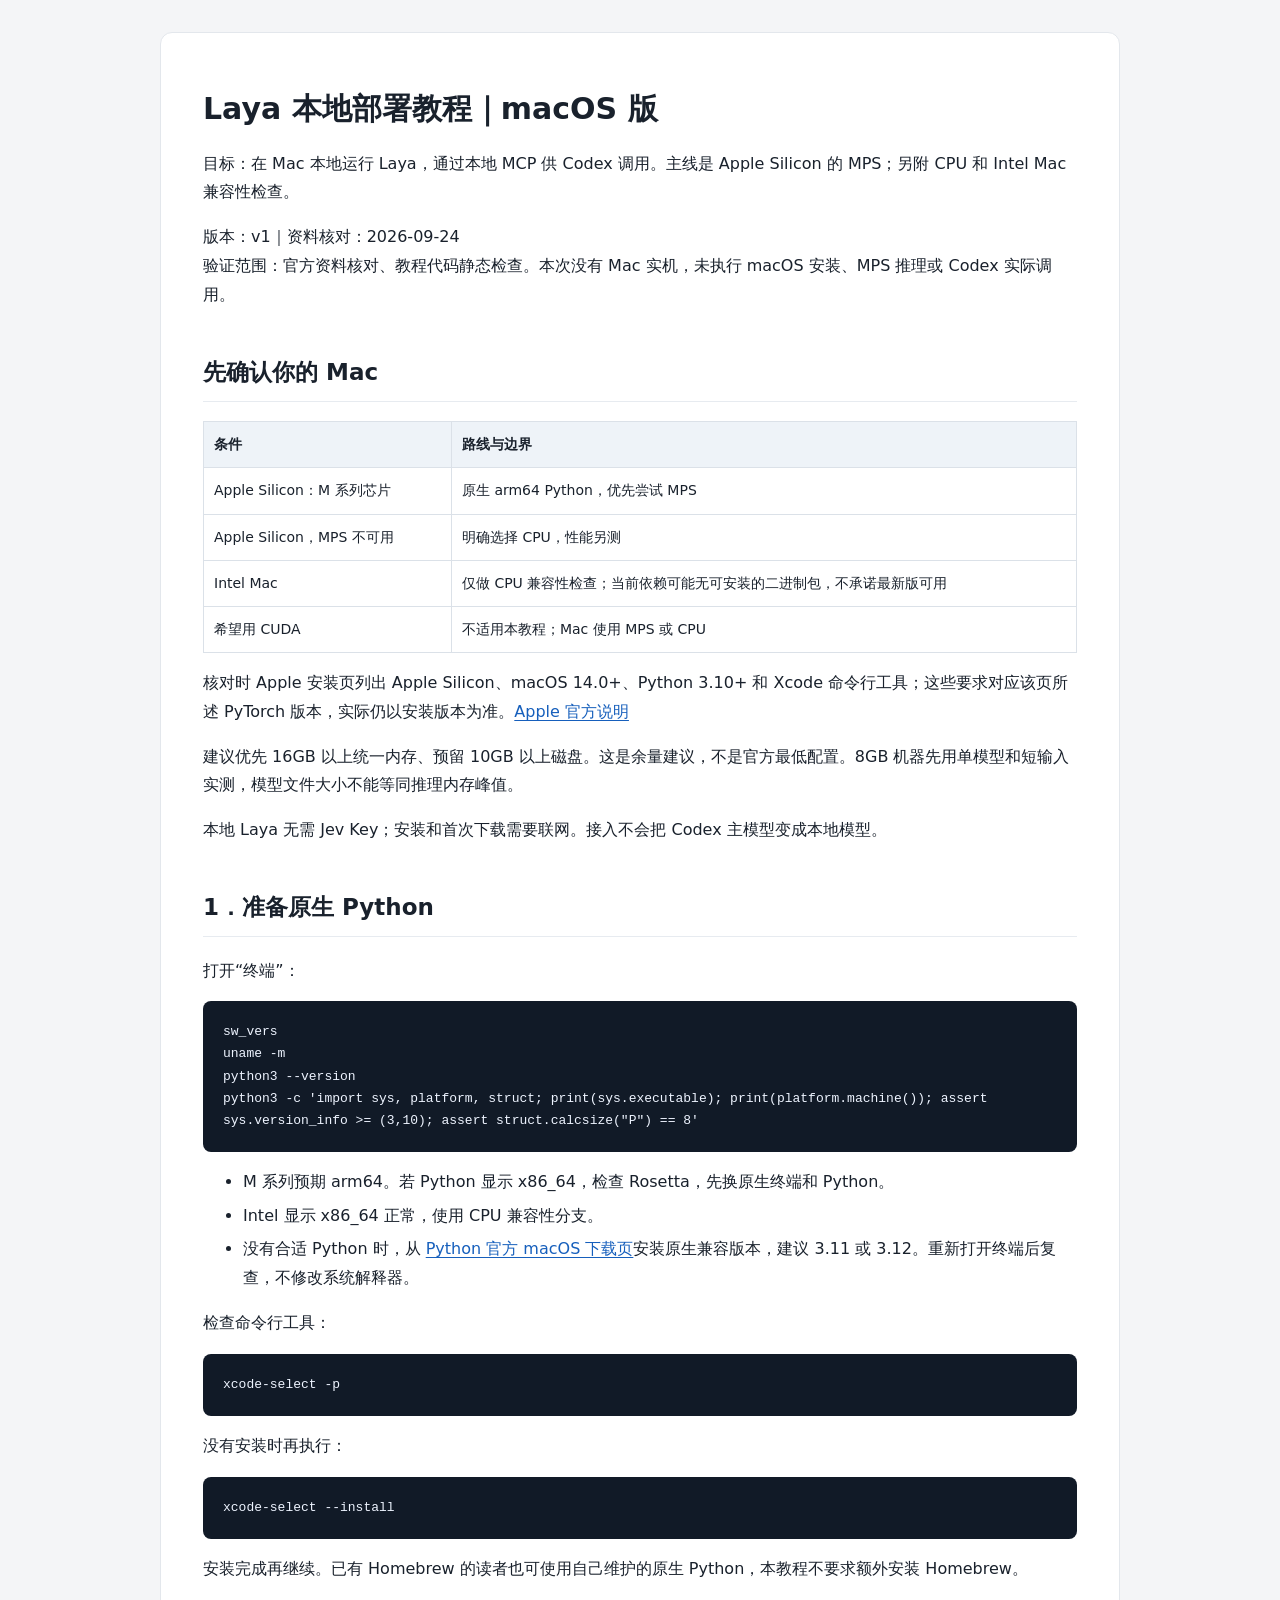
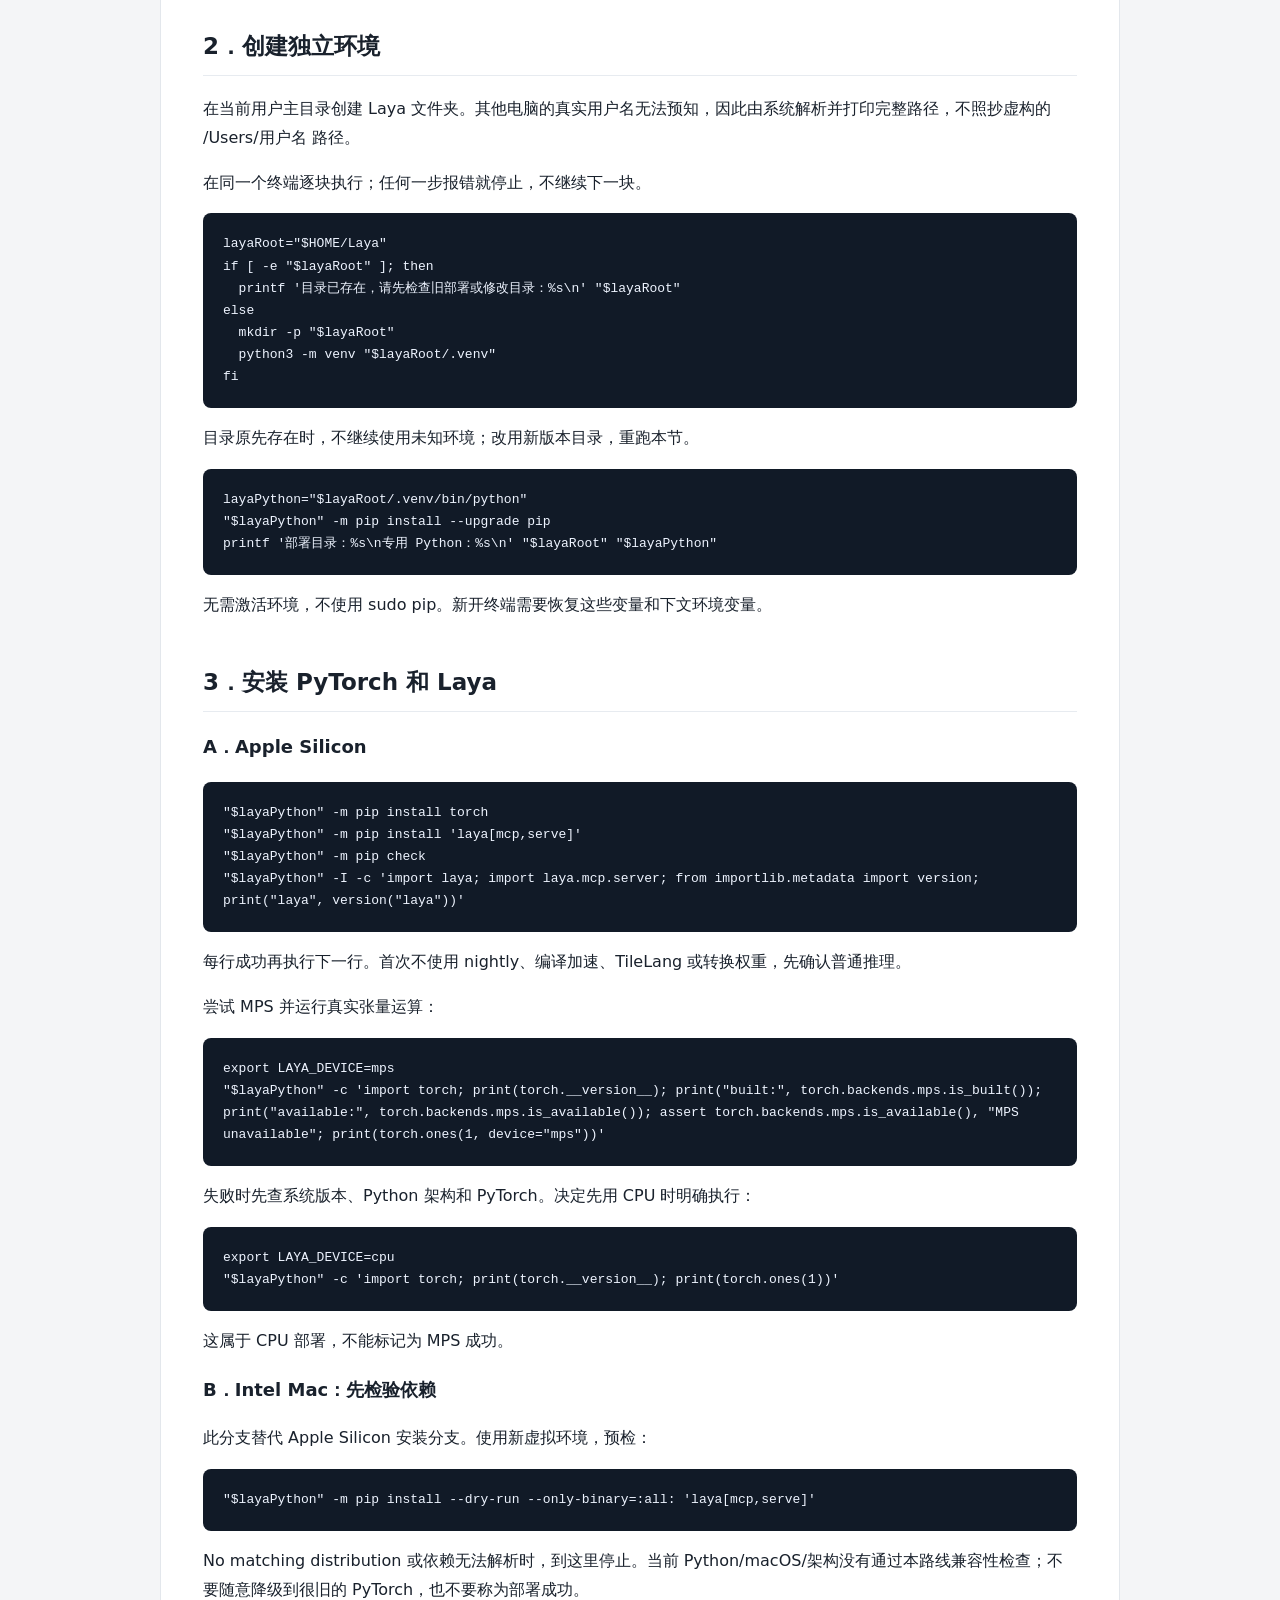
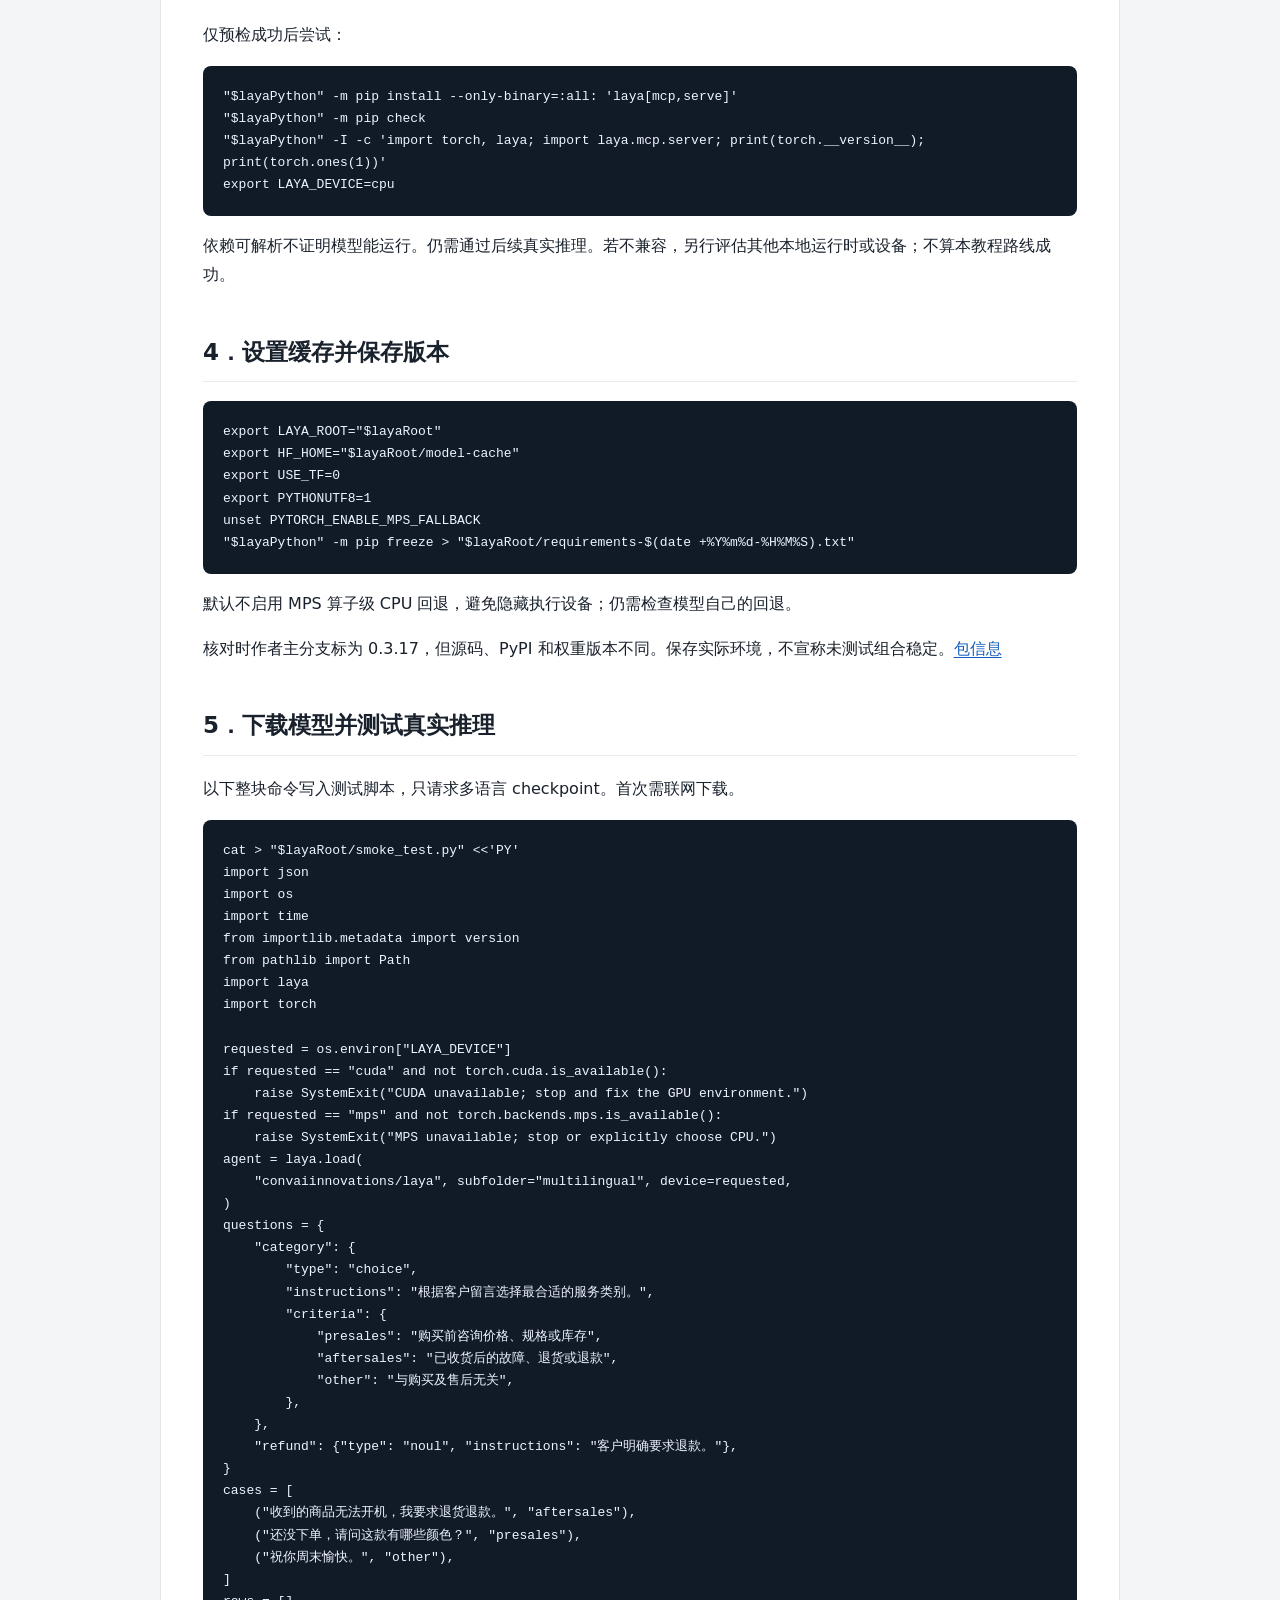
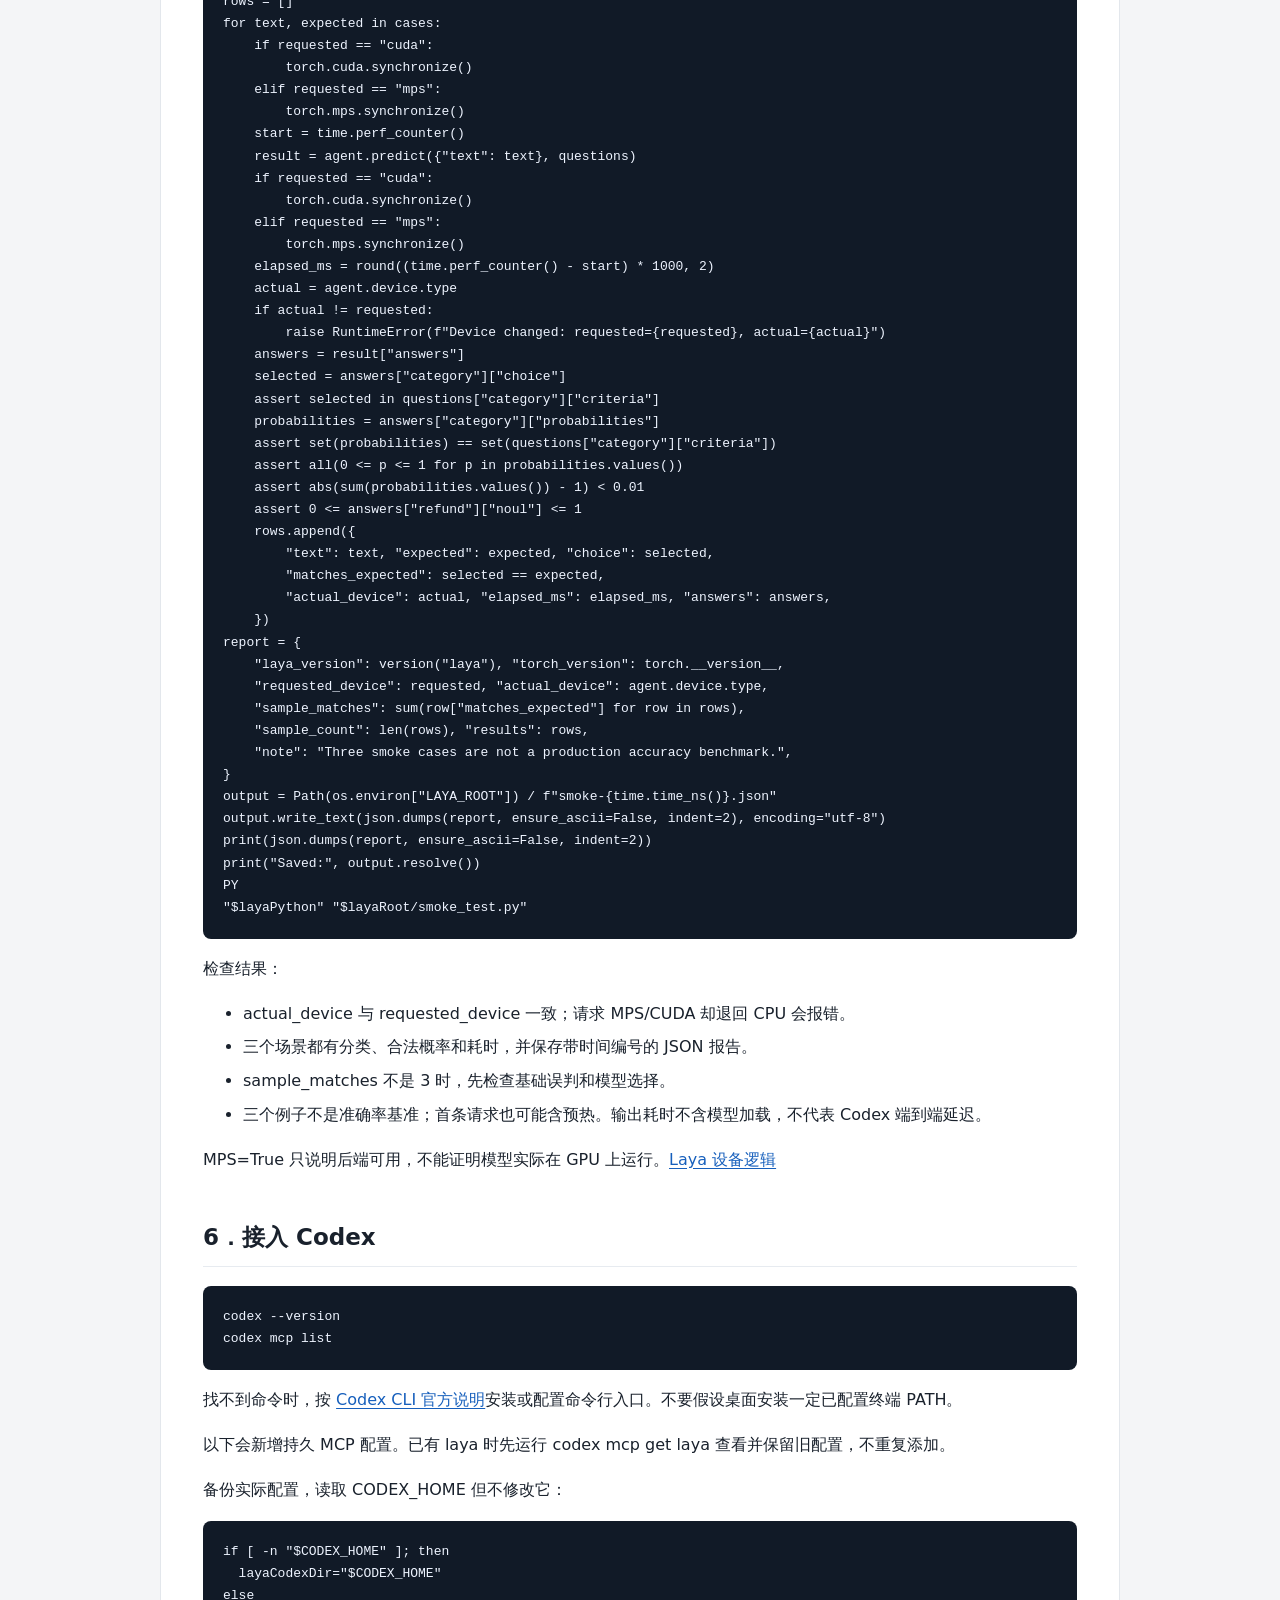
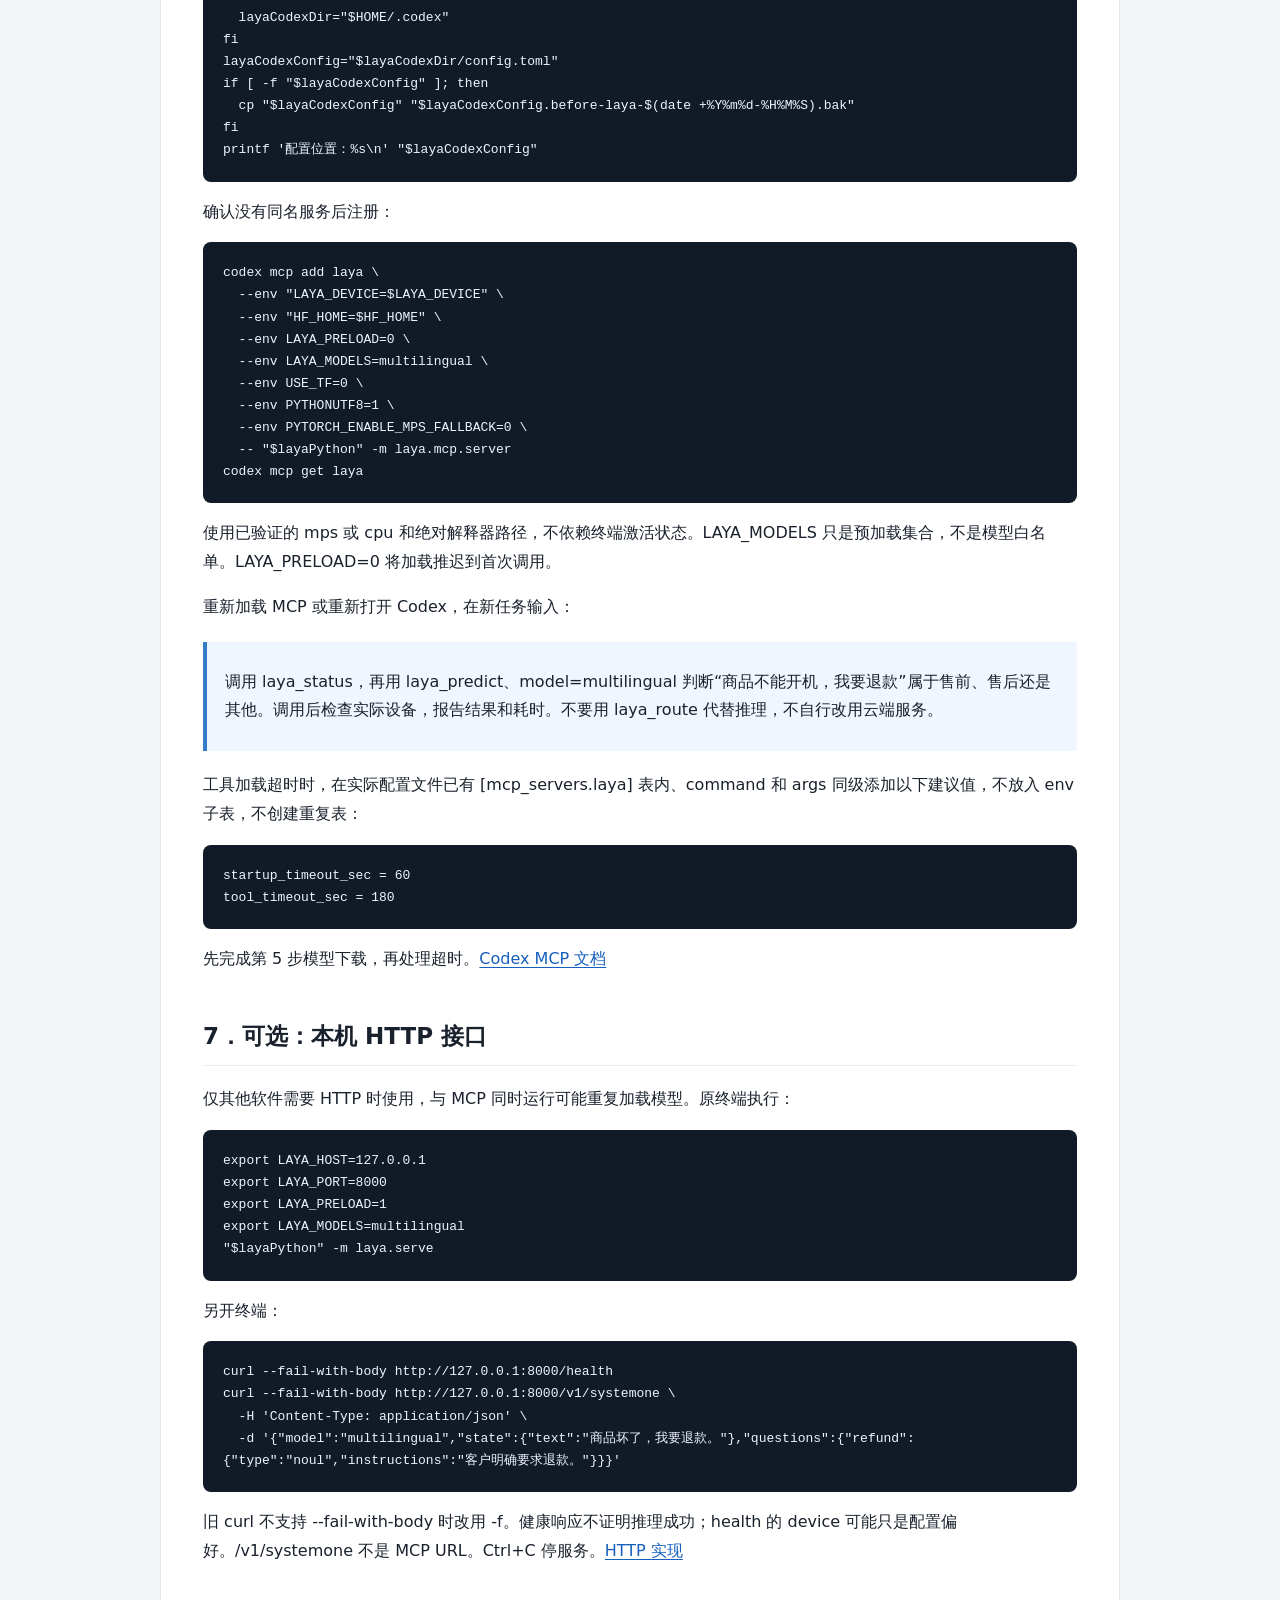
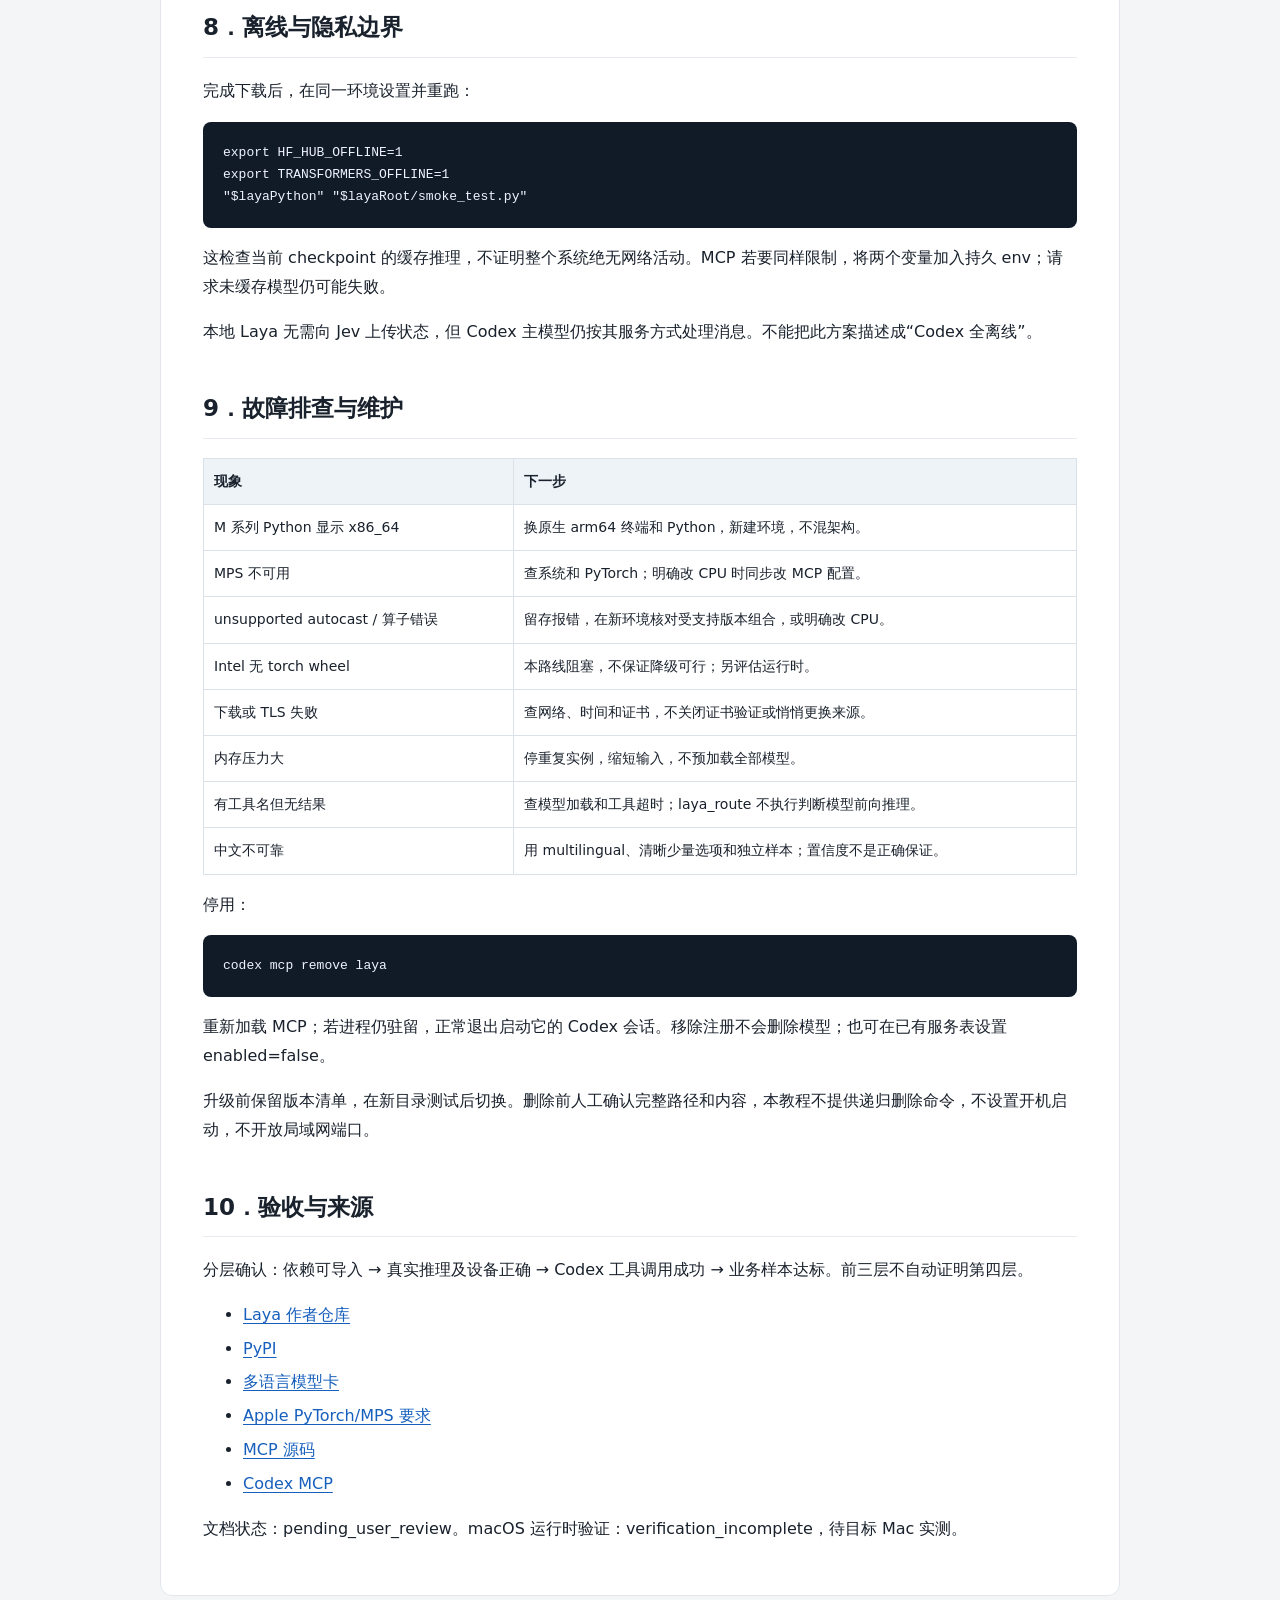
<file: downloads/laya-macos-v35.html>
<!doctype html><html lang="zh-CN"><meta charset="utf-8"><meta name="viewport" content="width=device-width,initial-scale=1"><title>Laya 本地部署教程｜macOS 版</title><style>
*{box-sizing:border-box}body{margin:0;background:#f4f5f7;color:#19212c;font:16px/1.8 system-ui,"Microsoft YaHei",sans-serif}
main{max-width:960px;margin:32px auto;padding:36px 42px;background:white;border:1px solid #e3e7ec;border-radius:12px}
h1{font-size:30px;line-height:1.35}h2{font-size:23px;margin-top:42px;border-bottom:1px solid #e7ebf0;padding-bottom:8px}
h3{font-size:18px}a{color:#165fbc;text-underline-offset:3px}pre{background:#111a27;color:#eef4ff;padding:20px;border-radius:8px;white-space:pre-wrap;overflow-wrap:anywhere;font:13px/1.7 Consolas,ui-monospace,monospace}
code{font-family:Consolas,ui-monospace,monospace}table{border-collapse:collapse;width:100%;font-size:14px}th,td{border:1px solid #dbe1e8;padding:10px;text-align:left;vertical-align:top}th{background:#eef3f8}
blockquote{margin:20px 0;padding:10px 18px;border-left:4px solid #357cc6;background:#eff6ff}li{margin:5px 0}
@media(max-width:650px){main{margin:0;padding:24px 18px;border:0;border-radius:0}h1{font-size:25px}pre{padding:14px;font-size:12px}}
@media print{body{background:white}main{margin:0;border:0;padding:0}pre{color:#111;background:#f2f4f6}h2,h3{break-after:avoid}}
</style><main><h1>Laya 本地部署教程｜macOS 版</h1>
<p>目标：在 Mac 本地运行 Laya，通过本地 MCP 供 Codex 调用。主线是 Apple Silicon 的 MPS；另附 CPU 和 Intel Mac 兼容性检查。</p>
<p>版本：v1｜资料核对：2026-09-24<br />
验证范围：官方资料核对、教程代码静态检查。本次没有 Mac 实机，未执行 macOS 安装、MPS 推理或 Codex 实际调用。</p>
<h2>先确认你的 Mac</h2>
<table>
<thead>
<tr>
<th>条件</th>
<th>路线与边界</th>
</tr>
</thead>
<tbody>
<tr>
<td>Apple Silicon：M 系列芯片</td>
<td>原生 arm64 Python，优先尝试 MPS</td>
</tr>
<tr>
<td>Apple Silicon，MPS 不可用</td>
<td>明确选择 CPU，性能另测</td>
</tr>
<tr>
<td>Intel Mac</td>
<td>仅做 CPU 兼容性检查；当前依赖可能无可安装的二进制包，不承诺最新版可用</td>
</tr>
<tr>
<td>希望用 CUDA</td>
<td>不适用本教程；Mac 使用 MPS 或 CPU</td>
</tr>
</tbody>
</table>
<p>核对时 Apple 安装页列出 Apple Silicon、macOS 14.0+、Python 3.10+ 和 Xcode 命令行工具；这些要求对应该页所述 PyTorch 版本，实际仍以安装版本为准。<a href="https://developer.apple.com/metal/pytorch/">Apple 官方说明</a></p>
<p>建议优先 16GB 以上统一内存、预留 10GB 以上磁盘。这是余量建议，不是官方最低配置。8GB 机器先用单模型和短输入实测，模型文件大小不能等同推理内存峰值。</p>
<p>本地 Laya 无需 Jev Key；安装和首次下载需要联网。接入不会把 Codex 主模型变成本地模型。</p>
<h2>1．准备原生 Python</h2>
<p>打开“终端”：</p>
<pre><code class="language-bash">sw_vers
uname -m
python3 --version
python3 -c 'import sys, platform, struct; print(sys.executable); print(platform.machine()); assert sys.version_info &gt;= (3,10); assert struct.calcsize(&quot;P&quot;) == 8'
</code></pre>
<ul>
<li>M 系列预期 arm64。若 Python 显示 x86_64，检查 Rosetta，先换原生终端和 Python。</li>
<li>Intel 显示 x86_64 正常，使用 CPU 兼容性分支。</li>
<li>没有合适 Python 时，从 <a href="https://www.python.org/downloads/macos/">Python 官方 macOS 下载页</a>安装原生兼容版本，建议 3.11 或 3.12。重新打开终端后复查，不修改系统解释器。</li>
</ul>
<p>检查命令行工具：</p>
<pre><code class="language-bash">xcode-select -p
</code></pre>
<p>没有安装时再执行：</p>
<pre><code class="language-bash">xcode-select --install
</code></pre>
<p>安装完成再继续。已有 Homebrew 的读者也可使用自己维护的原生 Python，本教程不要求额外安装 Homebrew。</p>
<h2>2．创建独立环境</h2>
<p>在当前用户主目录创建 Laya 文件夹。其他电脑的真实用户名无法预知，因此由系统解析并打印完整路径，不照抄虚构的 /Users/用户名 路径。</p>
<p>在同一个终端逐块执行；任何一步报错就停止，不继续下一块。</p>
<pre><code class="language-bash">layaRoot=&quot;$HOME/Laya&quot;
if [ -e &quot;$layaRoot&quot; ]; then
  printf '目录已存在，请先检查旧部署或修改目录：%s\n' &quot;$layaRoot&quot;
else
  mkdir -p &quot;$layaRoot&quot;
  python3 -m venv &quot;$layaRoot/.venv&quot;
fi
</code></pre>
<p>目录原先存在时，不继续使用未知环境；改用新版本目录，重跑本节。</p>
<pre><code class="language-bash">layaPython=&quot;$layaRoot/.venv/bin/python&quot;
&quot;$layaPython&quot; -m pip install --upgrade pip
printf '部署目录：%s\n专用 Python：%s\n' &quot;$layaRoot&quot; &quot;$layaPython&quot;
</code></pre>
<p>无需激活环境，不使用 sudo pip。新开终端需要恢复这些变量和下文环境变量。</p>
<h2>3．安装 PyTorch 和 Laya</h2>
<h3>A．Apple Silicon</h3>
<pre><code class="language-bash">&quot;$layaPython&quot; -m pip install torch
&quot;$layaPython&quot; -m pip install 'laya[mcp,serve]'
&quot;$layaPython&quot; -m pip check
&quot;$layaPython&quot; -I -c 'import laya; import laya.mcp.server; from importlib.metadata import version; print(&quot;laya&quot;, version(&quot;laya&quot;))'
</code></pre>
<p>每行成功再执行下一行。首次不使用 nightly、编译加速、TileLang 或转换权重，先确认普通推理。</p>
<p>尝试 MPS 并运行真实张量运算：</p>
<pre><code class="language-bash">export LAYA_DEVICE=mps
&quot;$layaPython&quot; -c 'import torch; print(torch.__version__); print(&quot;built:&quot;, torch.backends.mps.is_built()); print(&quot;available:&quot;, torch.backends.mps.is_available()); assert torch.backends.mps.is_available(), &quot;MPS unavailable&quot;; print(torch.ones(1, device=&quot;mps&quot;))'
</code></pre>
<p>失败时先查系统版本、Python 架构和 PyTorch。决定先用 CPU 时明确执行：</p>
<pre><code class="language-bash">export LAYA_DEVICE=cpu
&quot;$layaPython&quot; -c 'import torch; print(torch.__version__); print(torch.ones(1))'
</code></pre>
<p>这属于 CPU 部署，不能标记为 MPS 成功。</p>
<h3>B．Intel Mac：先检验依赖</h3>
<p>此分支替代 Apple Silicon 安装分支。使用新虚拟环境，预检：</p>
<pre><code class="language-bash">&quot;$layaPython&quot; -m pip install --dry-run --only-binary=:all: 'laya[mcp,serve]'
</code></pre>
<p>No matching distribution 或依赖无法解析时，到这里停止。当前 Python/macOS/架构没有通过本路线兼容性检查；不要随意降级到很旧的 PyTorch，也不要称为部署成功。</p>
<p>仅预检成功后尝试：</p>
<pre><code class="language-bash">&quot;$layaPython&quot; -m pip install --only-binary=:all: 'laya[mcp,serve]'
&quot;$layaPython&quot; -m pip check
&quot;$layaPython&quot; -I -c 'import torch, laya; import laya.mcp.server; print(torch.__version__); print(torch.ones(1))'
export LAYA_DEVICE=cpu
</code></pre>
<p>依赖可解析不证明模型能运行。仍需通过后续真实推理。若不兼容，另行评估其他本地运行时或设备；不算本教程路线成功。</p>
<h2>4．设置缓存并保存版本</h2>
<pre><code class="language-bash">export LAYA_ROOT=&quot;$layaRoot&quot;
export HF_HOME=&quot;$layaRoot/model-cache&quot;
export USE_TF=0
export PYTHONUTF8=1
unset PYTORCH_ENABLE_MPS_FALLBACK
&quot;$layaPython&quot; -m pip freeze &gt; &quot;$layaRoot/requirements-$(date +%Y%m%d-%H%M%S).txt&quot;
</code></pre>
<p>默认不启用 MPS 算子级 CPU 回退，避免隐藏执行设备；仍需检查模型自己的回退。</p>
<p>核对时作者主分支标为 0.3.17，但源码、PyPI 和权重版本不同。保存实际环境，不宣称未测试组合稳定。<a href="https://pypi.org/project/laya/">包信息</a></p>
<h2>5．下载模型并测试真实推理</h2>
<p>以下整块命令写入测试脚本，只请求多语言 checkpoint。首次需联网下载。</p>
<pre><code class="language-bash">cat &gt; &quot;$layaRoot/smoke_test.py&quot; &lt;&lt;'PY'
import json
import os
import time
from importlib.metadata import version
from pathlib import Path
import laya
import torch

requested = os.environ[&quot;LAYA_DEVICE&quot;]
if requested == &quot;cuda&quot; and not torch.cuda.is_available():
    raise SystemExit(&quot;CUDA unavailable; stop and fix the GPU environment.&quot;)
if requested == &quot;mps&quot; and not torch.backends.mps.is_available():
    raise SystemExit(&quot;MPS unavailable; stop or explicitly choose CPU.&quot;)
agent = laya.load(
    &quot;convaiinnovations/laya&quot;, subfolder=&quot;multilingual&quot;, device=requested,
)
questions = {
    &quot;category&quot;: {
        &quot;type&quot;: &quot;choice&quot;,
        &quot;instructions&quot;: &quot;根据客户留言选择最合适的服务类别。&quot;,
        &quot;criteria&quot;: {
            &quot;presales&quot;: &quot;购买前咨询价格、规格或库存&quot;,
            &quot;aftersales&quot;: &quot;已收货后的故障、退货或退款&quot;,
            &quot;other&quot;: &quot;与购买及售后无关&quot;,
        },
    },
    &quot;refund&quot;: {&quot;type&quot;: &quot;noul&quot;, &quot;instructions&quot;: &quot;客户明确要求退款。&quot;},
}
cases = [
    (&quot;收到的商品无法开机，我要求退货退款。&quot;, &quot;aftersales&quot;),
    (&quot;还没下单，请问这款有哪些颜色？&quot;, &quot;presales&quot;),
    (&quot;祝你周末愉快。&quot;, &quot;other&quot;),
]
rows = []
for text, expected in cases:
    if requested == &quot;cuda&quot;:
        torch.cuda.synchronize()
    elif requested == &quot;mps&quot;:
        torch.mps.synchronize()
    start = time.perf_counter()
    result = agent.predict({&quot;text&quot;: text}, questions)
    if requested == &quot;cuda&quot;:
        torch.cuda.synchronize()
    elif requested == &quot;mps&quot;:
        torch.mps.synchronize()
    elapsed_ms = round((time.perf_counter() - start) * 1000, 2)
    actual = agent.device.type
    if actual != requested:
        raise RuntimeError(f&quot;Device changed: requested={requested}, actual={actual}&quot;)
    answers = result[&quot;answers&quot;]
    selected = answers[&quot;category&quot;][&quot;choice&quot;]
    assert selected in questions[&quot;category&quot;][&quot;criteria&quot;]
    probabilities = answers[&quot;category&quot;][&quot;probabilities&quot;]
    assert set(probabilities) == set(questions[&quot;category&quot;][&quot;criteria&quot;])
    assert all(0 &lt;= p &lt;= 1 for p in probabilities.values())
    assert abs(sum(probabilities.values()) - 1) &lt; 0.01
    assert 0 &lt;= answers[&quot;refund&quot;][&quot;noul&quot;] &lt;= 1
    rows.append({
        &quot;text&quot;: text, &quot;expected&quot;: expected, &quot;choice&quot;: selected,
        &quot;matches_expected&quot;: selected == expected,
        &quot;actual_device&quot;: actual, &quot;elapsed_ms&quot;: elapsed_ms, &quot;answers&quot;: answers,
    })
report = {
    &quot;laya_version&quot;: version(&quot;laya&quot;), &quot;torch_version&quot;: torch.__version__,
    &quot;requested_device&quot;: requested, &quot;actual_device&quot;: agent.device.type,
    &quot;sample_matches&quot;: sum(row[&quot;matches_expected&quot;] for row in rows),
    &quot;sample_count&quot;: len(rows), &quot;results&quot;: rows,
    &quot;note&quot;: &quot;Three smoke cases are not a production accuracy benchmark.&quot;,
}
output = Path(os.environ[&quot;LAYA_ROOT&quot;]) / f&quot;smoke-{time.time_ns()}.json&quot;
output.write_text(json.dumps(report, ensure_ascii=False, indent=2), encoding=&quot;utf-8&quot;)
print(json.dumps(report, ensure_ascii=False, indent=2))
print(&quot;Saved:&quot;, output.resolve())
PY
&quot;$layaPython&quot; &quot;$layaRoot/smoke_test.py&quot;
</code></pre>
<p>检查结果：</p>
<ul>
<li>actual_device 与 requested_device 一致；请求 MPS/CUDA 却退回 CPU 会报错。</li>
<li>三个场景都有分类、合法概率和耗时，并保存带时间编号的 JSON 报告。</li>
<li>sample_matches 不是 3 时，先检查基础误判和模型选择。</li>
<li>三个例子不是准确率基准；首条请求也可能含预热。输出耗时不含模型加载，不代表 Codex 端到端延迟。</li>
</ul>
<p>MPS=True 只说明后端可用，不能证明模型实际在 GPU 上运行。<a href="https://github.com/NandhaKishorM/laya/blob/main/laya/agent.py">Laya 设备逻辑</a></p>
<h2>6．接入 Codex</h2>
<pre><code class="language-bash">codex --version
codex mcp list
</code></pre>
<p>找不到命令时，按 <a href="https://developers.openai.com/codex/cli/">Codex CLI 官方说明</a>安装或配置命令行入口。不要假设桌面安装一定已配置终端 PATH。</p>
<p>以下会新增持久 MCP 配置。已有 laya 时先运行 codex mcp get laya 查看并保留旧配置，不重复添加。</p>
<p>备份实际配置，读取 CODEX_HOME 但不修改它：</p>
<pre><code class="language-bash">if [ -n &quot;$CODEX_HOME&quot; ]; then
  layaCodexDir=&quot;$CODEX_HOME&quot;
else
  layaCodexDir=&quot;$HOME/.codex&quot;
fi
layaCodexConfig=&quot;$layaCodexDir/config.toml&quot;
if [ -f &quot;$layaCodexConfig&quot; ]; then
  cp &quot;$layaCodexConfig&quot; &quot;$layaCodexConfig.before-laya-$(date +%Y%m%d-%H%M%S).bak&quot;
fi
printf '配置位置：%s\n' &quot;$layaCodexConfig&quot;
</code></pre>
<p>确认没有同名服务后注册：</p>
<pre><code class="language-bash">codex mcp add laya \
  --env &quot;LAYA_DEVICE=$LAYA_DEVICE&quot; \
  --env &quot;HF_HOME=$HF_HOME&quot; \
  --env LAYA_PRELOAD=0 \
  --env LAYA_MODELS=multilingual \
  --env USE_TF=0 \
  --env PYTHONUTF8=1 \
  --env PYTORCH_ENABLE_MPS_FALLBACK=0 \
  -- &quot;$layaPython&quot; -m laya.mcp.server
codex mcp get laya
</code></pre>
<p>使用已验证的 mps 或 cpu 和绝对解释器路径，不依赖终端激活状态。LAYA_MODELS 只是预加载集合，不是模型白名单。LAYA_PRELOAD=0 将加载推迟到首次调用。</p>
<p>重新加载 MCP 或重新打开 Codex，在新任务输入：</p>
<blockquote>
<p>调用 laya_status，再用 laya_predict、model=multilingual 判断“商品不能开机，我要退款”属于售前、售后还是其他。调用后检查实际设备，报告结果和耗时。不要用 laya_route 代替推理，不自行改用云端服务。</p>
</blockquote>
<p>工具加载超时时，在实际配置文件已有 [mcp_servers.laya] 表内、command 和 args 同级添加以下建议值，不放入 env 子表，不创建重复表：</p>
<pre><code class="language-toml">startup_timeout_sec = 60
tool_timeout_sec = 180
</code></pre>
<p>先完成第 5 步模型下载，再处理超时。<a href="https://developers.openai.com/codex/mcp">Codex MCP 文档</a></p>
<h2>7．可选：本机 HTTP 接口</h2>
<p>仅其他软件需要 HTTP 时使用，与 MCP 同时运行可能重复加载模型。原终端执行：</p>
<pre><code class="language-bash">export LAYA_HOST=127.0.0.1
export LAYA_PORT=8000
export LAYA_PRELOAD=1
export LAYA_MODELS=multilingual
&quot;$layaPython&quot; -m laya.serve
</code></pre>
<p>另开终端：</p>
<pre><code class="language-bash">curl --fail-with-body http://127.0.0.1:8000/health
curl --fail-with-body http://127.0.0.1:8000/v1/systemone \
  -H 'Content-Type: application/json' \
  -d '{&quot;model&quot;:&quot;multilingual&quot;,&quot;state&quot;:{&quot;text&quot;:&quot;商品坏了，我要退款。&quot;},&quot;questions&quot;:{&quot;refund&quot;:{&quot;type&quot;:&quot;noul&quot;,&quot;instructions&quot;:&quot;客户明确要求退款。&quot;}}}'
</code></pre>
<p>旧 curl 不支持 --fail-with-body 时改用 -f。健康响应不证明推理成功；health 的 device 可能只是配置偏好。/v1/systemone 不是 MCP URL。Ctrl+C 停服务。<a href="https://github.com/NandhaKishorM/laya/blob/main/laya/serve.py">HTTP 实现</a></p>
<h2>8．离线与隐私边界</h2>
<p>完成下载后，在同一环境设置并重跑：</p>
<pre><code class="language-bash">export HF_HUB_OFFLINE=1
export TRANSFORMERS_OFFLINE=1
&quot;$layaPython&quot; &quot;$layaRoot/smoke_test.py&quot;
</code></pre>
<p>这检查当前 checkpoint 的缓存推理，不证明整个系统绝无网络活动。MCP 若要同样限制，将两个变量加入持久 env；请求未缓存模型仍可能失败。</p>
<p>本地 Laya 无需向 Jev 上传状态，但 Codex 主模型仍按其服务方式处理消息。不能把此方案描述成“Codex 全离线”。</p>
<h2>9．故障排查与维护</h2>
<table>
<thead>
<tr>
<th>现象</th>
<th>下一步</th>
</tr>
</thead>
<tbody>
<tr>
<td>M 系列 Python 显示 x86_64</td>
<td>换原生 arm64 终端和 Python，新建环境，不混架构。</td>
</tr>
<tr>
<td>MPS 不可用</td>
<td>查系统和 PyTorch；明确改 CPU 时同步改 MCP 配置。</td>
</tr>
<tr>
<td>unsupported autocast / 算子错误</td>
<td>留存报错，在新环境核对受支持版本组合，或明确改 CPU。</td>
</tr>
<tr>
<td>Intel 无 torch wheel</td>
<td>本路线阻塞，不保证降级可行；另评估运行时。</td>
</tr>
<tr>
<td>下载或 TLS 失败</td>
<td>查网络、时间和证书，不关闭证书验证或悄悄更换来源。</td>
</tr>
<tr>
<td>内存压力大</td>
<td>停重复实例，缩短输入，不预加载全部模型。</td>
</tr>
<tr>
<td>有工具名但无结果</td>
<td>查模型加载和工具超时；laya_route 不执行判断模型前向推理。</td>
</tr>
<tr>
<td>中文不可靠</td>
<td>用 multilingual、清晰少量选项和独立样本；置信度不是正确保证。</td>
</tr>
</tbody>
</table>
<p>停用：</p>
<pre><code class="language-bash">codex mcp remove laya
</code></pre>
<p>重新加载 MCP；若进程仍驻留，正常退出启动它的 Codex 会话。移除注册不会删除模型；也可在已有服务表设置 enabled=false。</p>
<p>升级前保留版本清单，在新目录测试后切换。删除前人工确认完整路径和内容，本教程不提供递归删除命令，不设置开机启动，不开放局域网端口。</p>
<h2>10．验收与来源</h2>
<p>分层确认：依赖可导入 → 真实推理及设备正确 → Codex 工具调用成功 → 业务样本达标。前三层不自动证明第四层。</p>
<ul>
<li><a href="https://github.com/NandhaKishorM/laya">Laya 作者仓库</a></li>
<li><a href="https://pypi.org/project/laya/">PyPI</a></li>
<li><a href="https://huggingface.co/convaiinnovations/laya-multilingual">多语言模型卡</a></li>
<li><a href="https://developer.apple.com/metal/pytorch/">Apple PyTorch/MPS 要求</a></li>
<li><a href="https://github.com/NandhaKishorM/laya/blob/main/laya/mcp/server.py">MCP 源码</a></li>
<li><a href="https://developers.openai.com/codex/mcp">Codex MCP</a></li>
</ul>
<p>文档状态：pending_user_review。macOS 运行时验证：verification_incomplete，待目标 Mac 实测。</p>
</main></html>
</file>
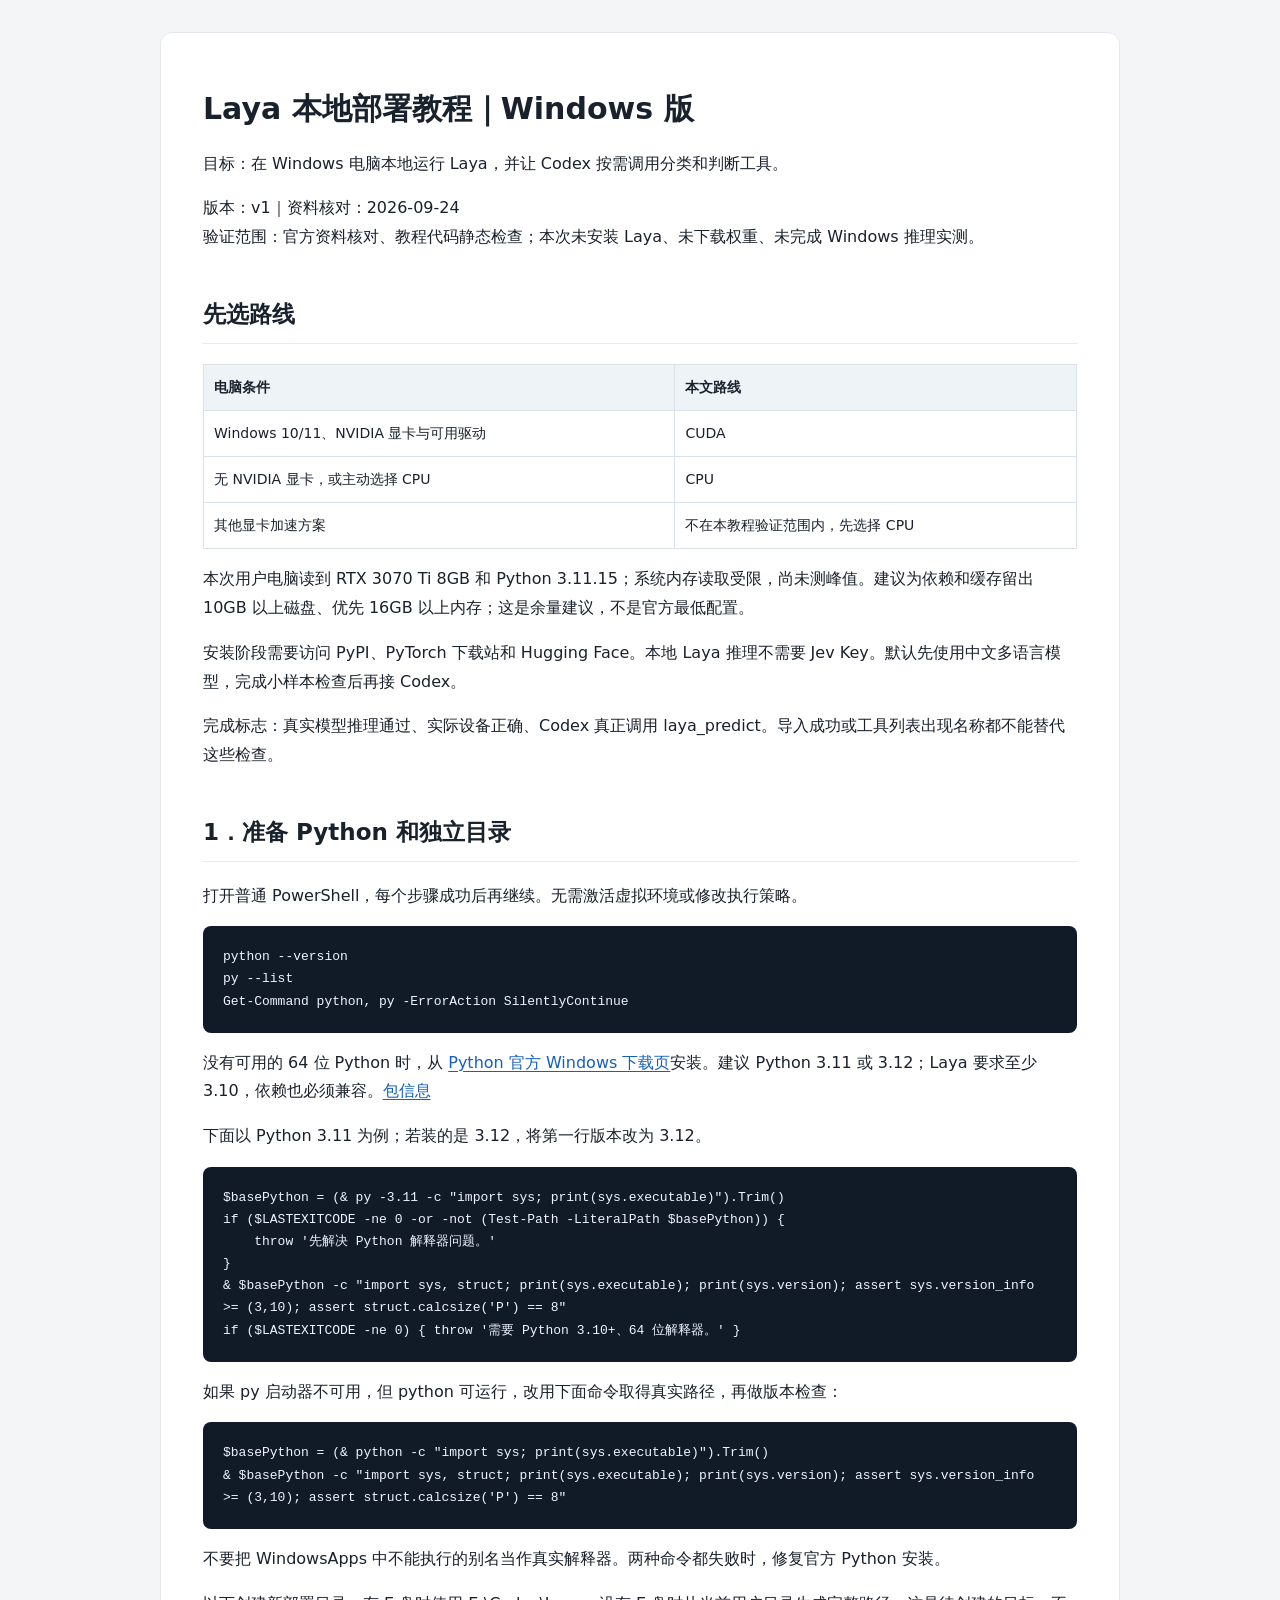
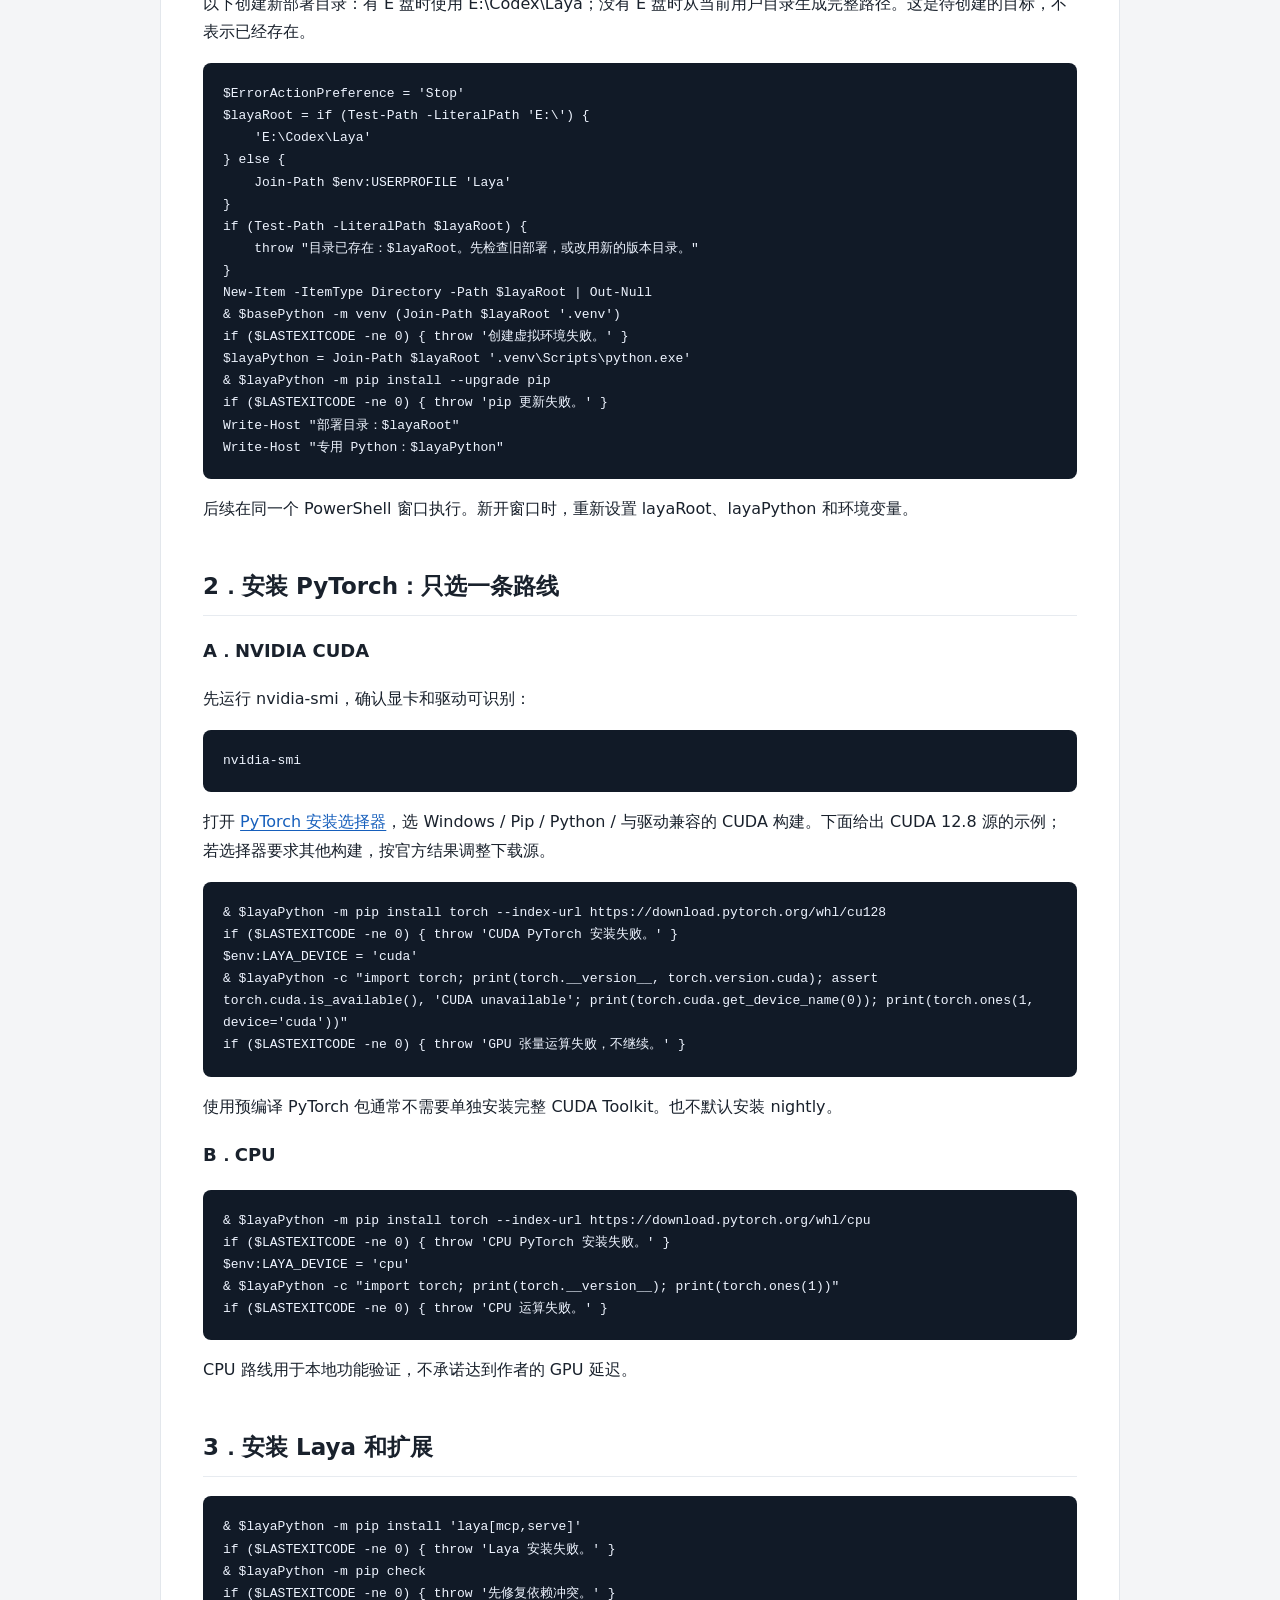
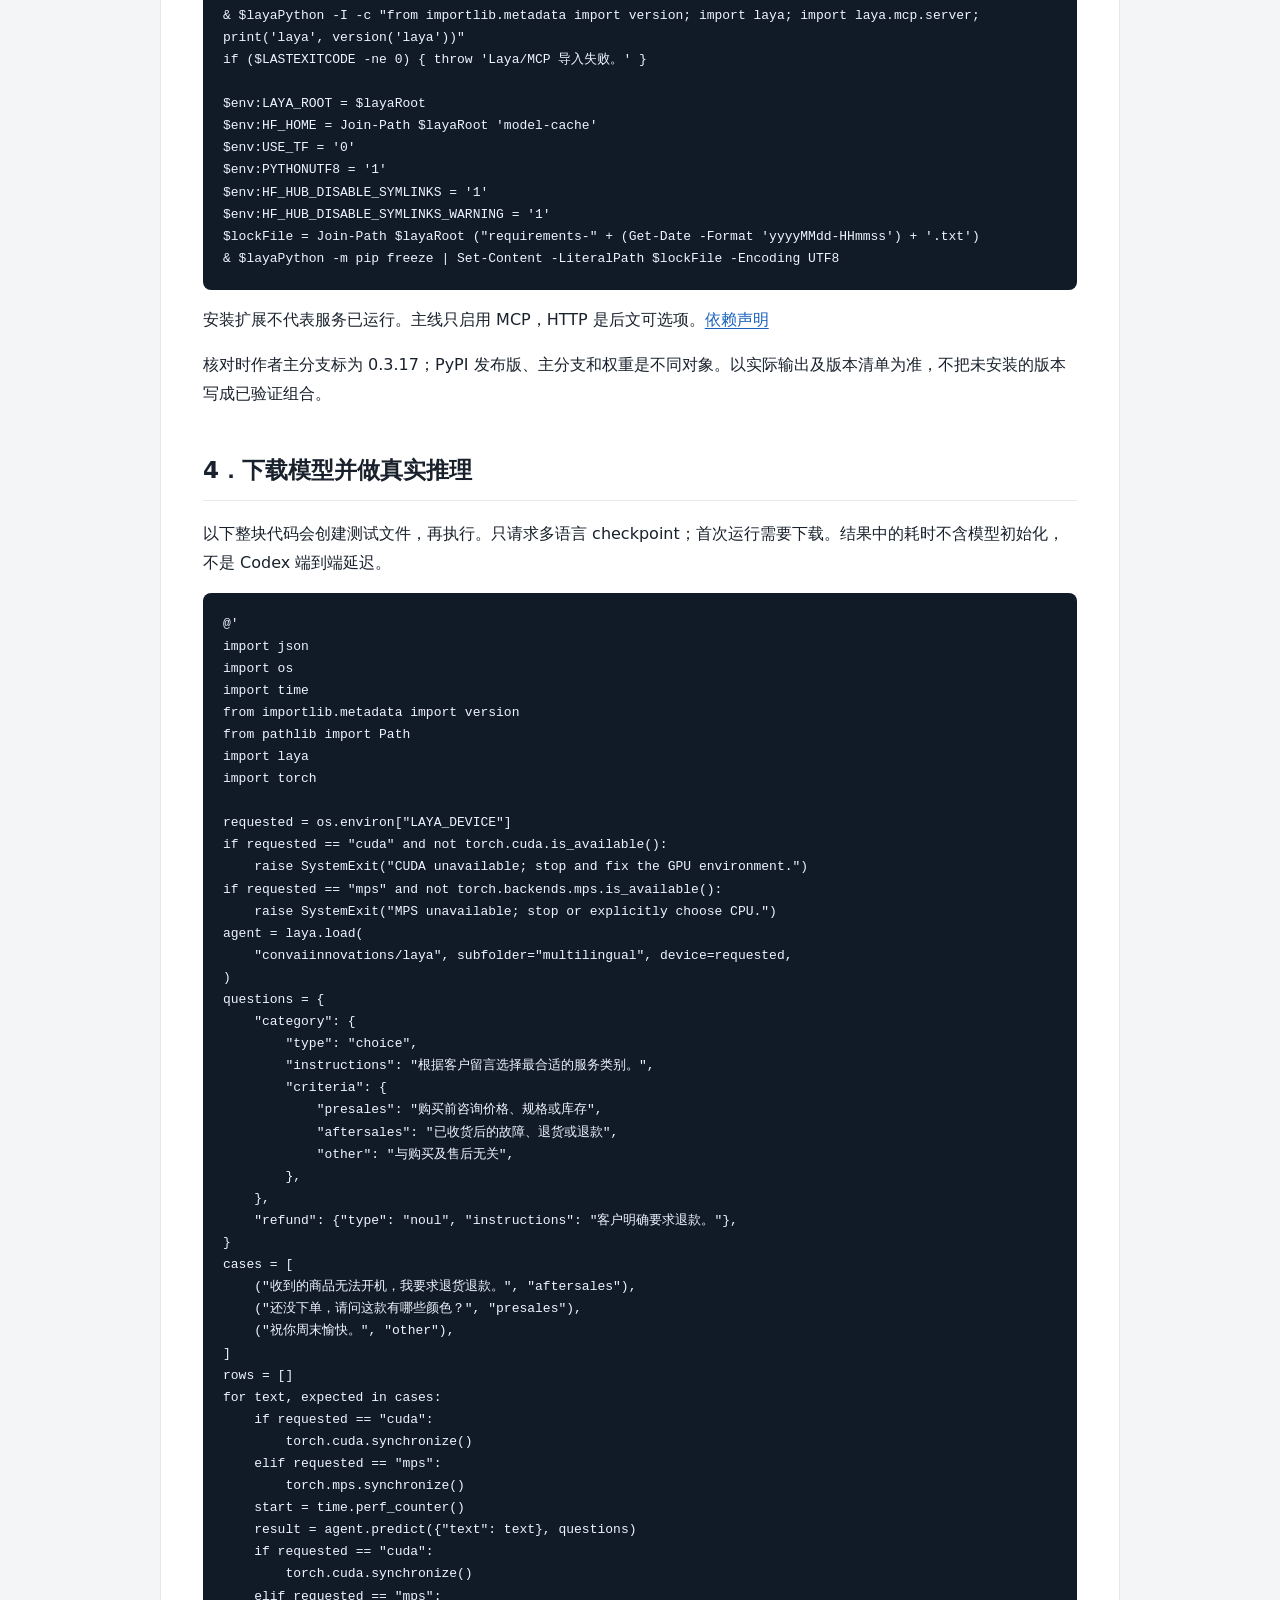
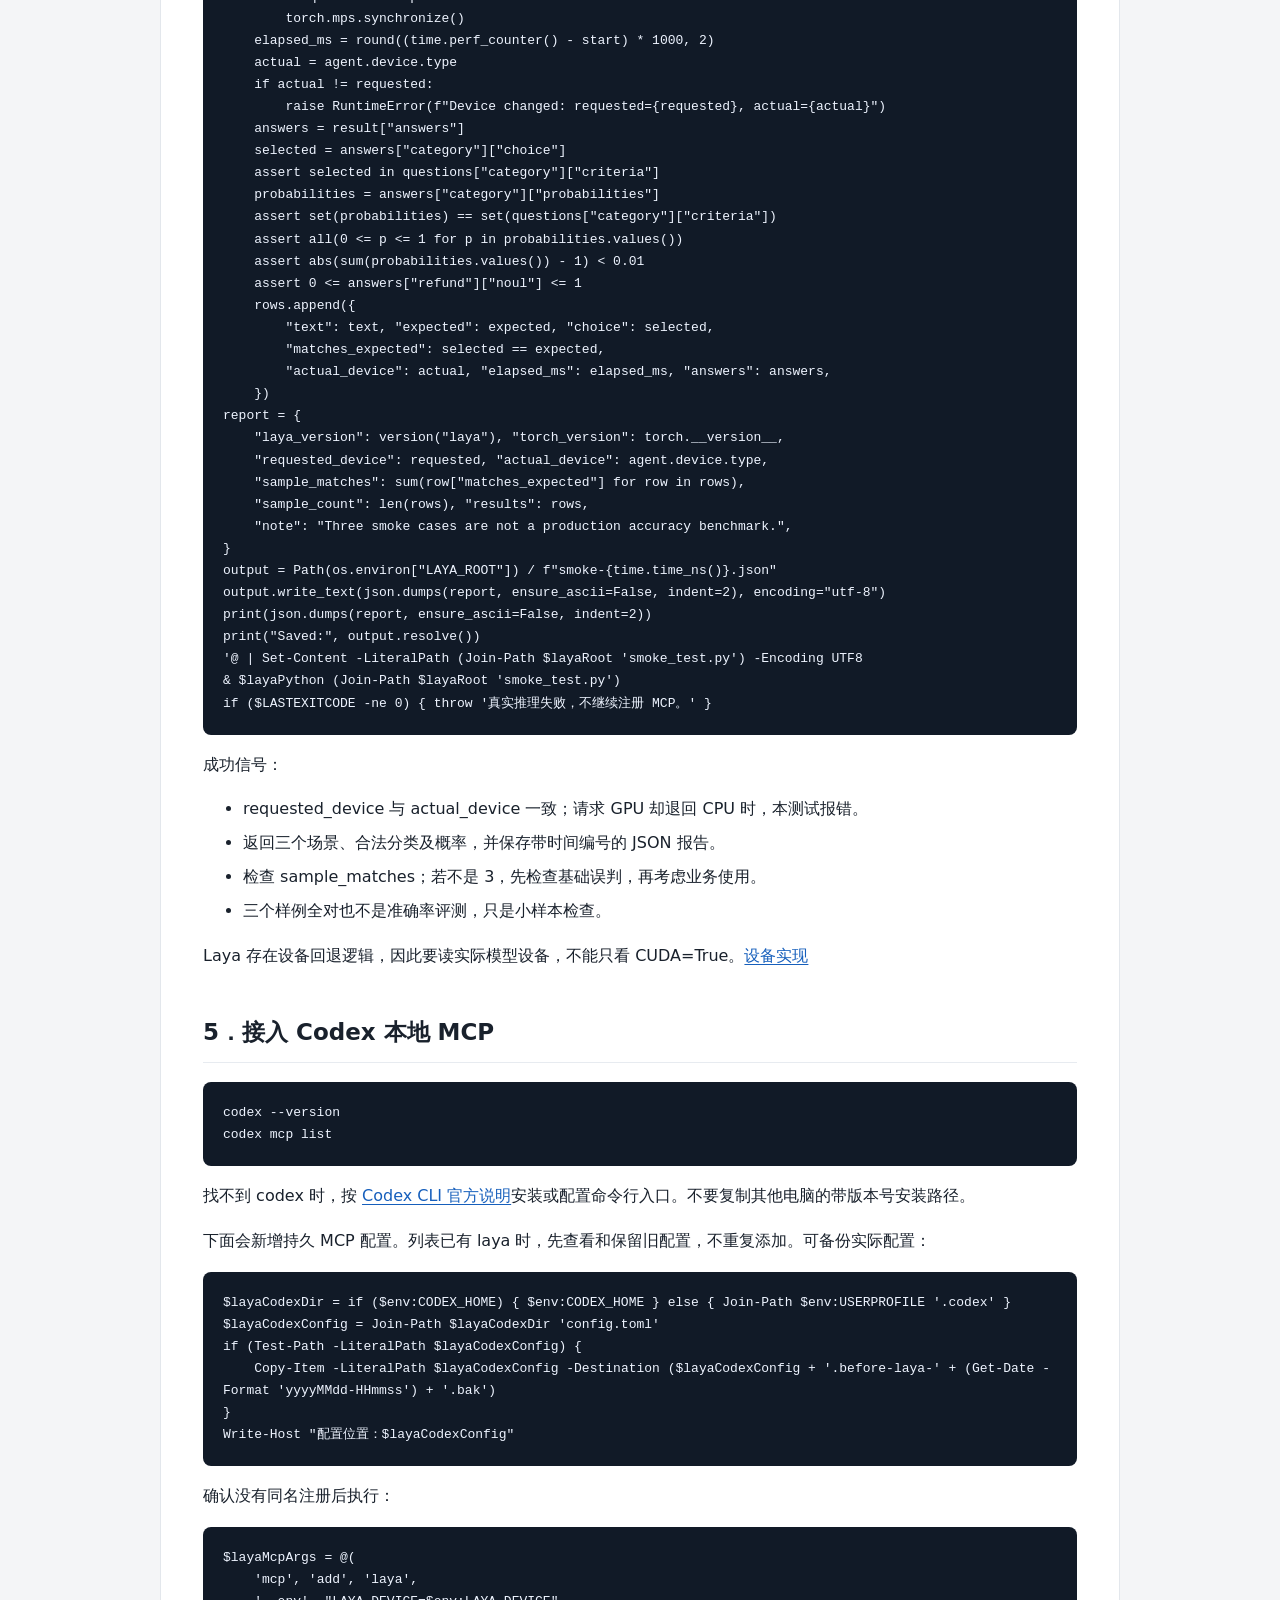
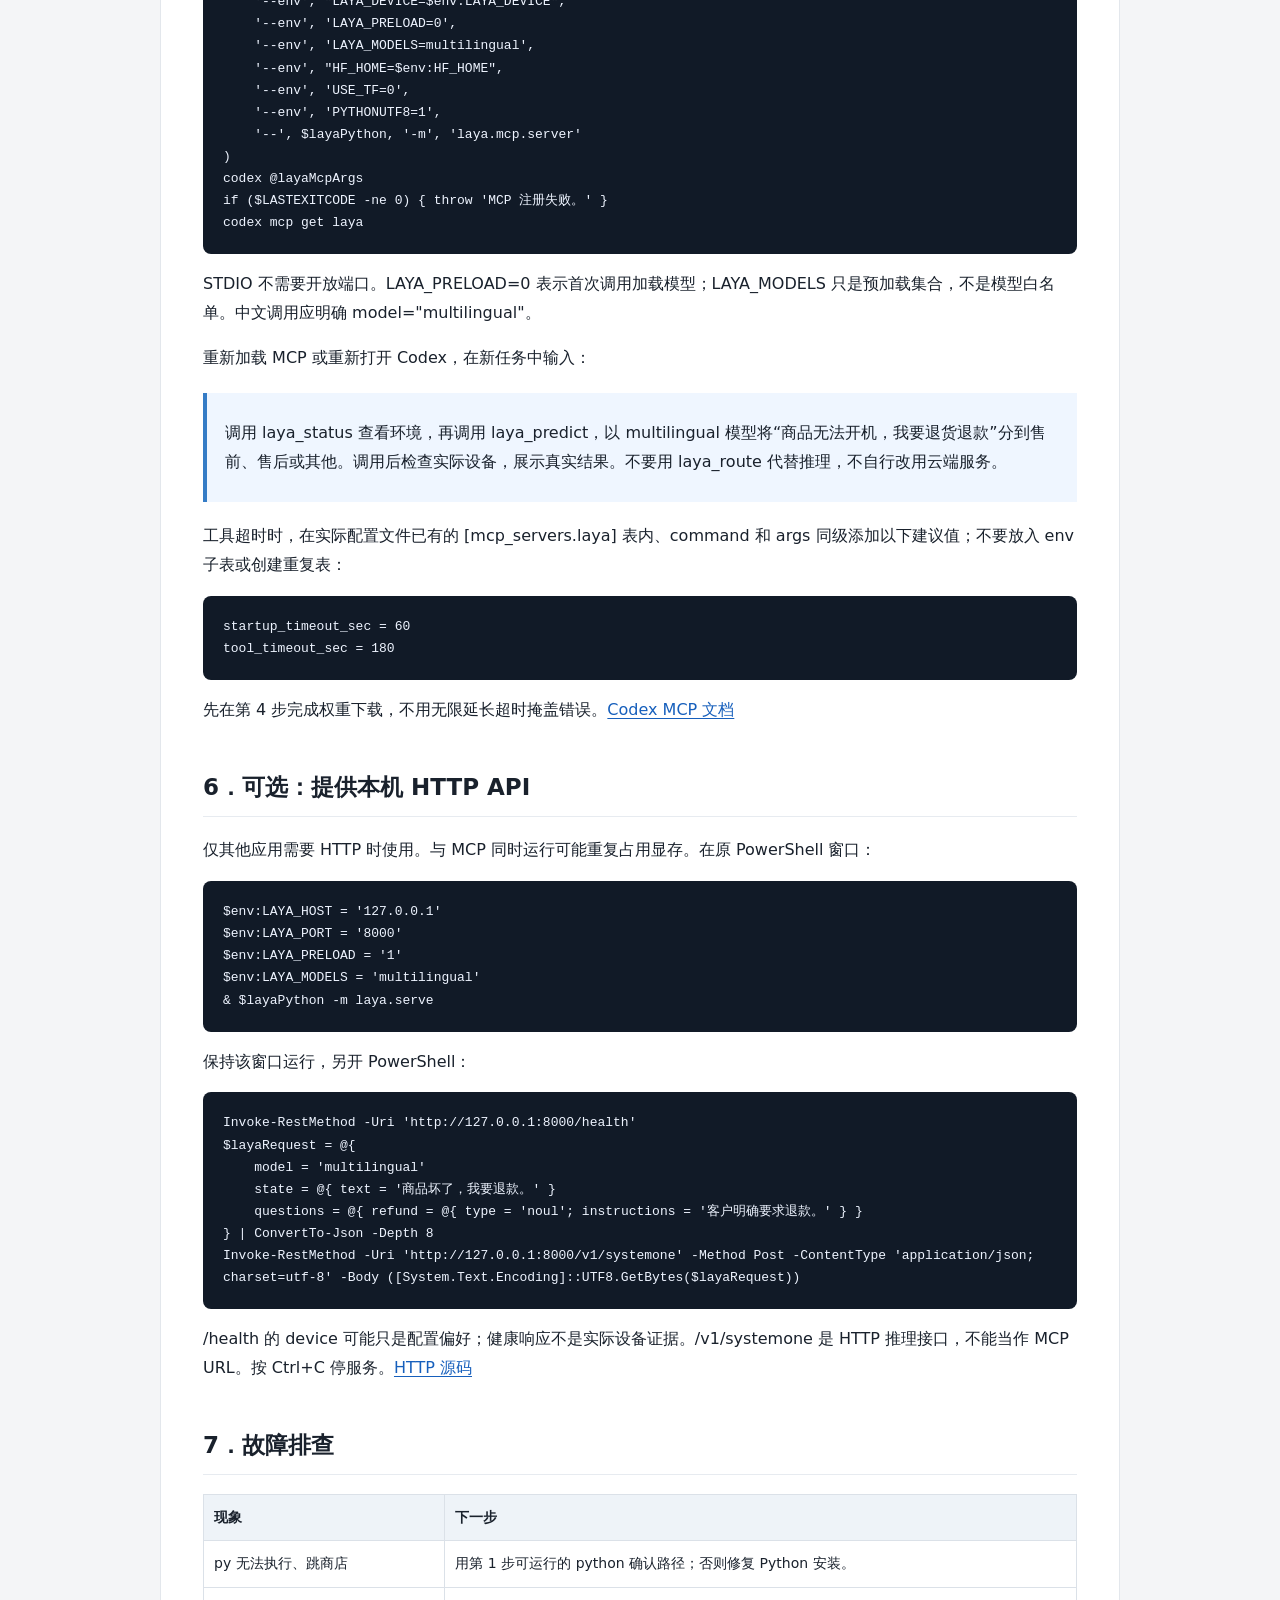
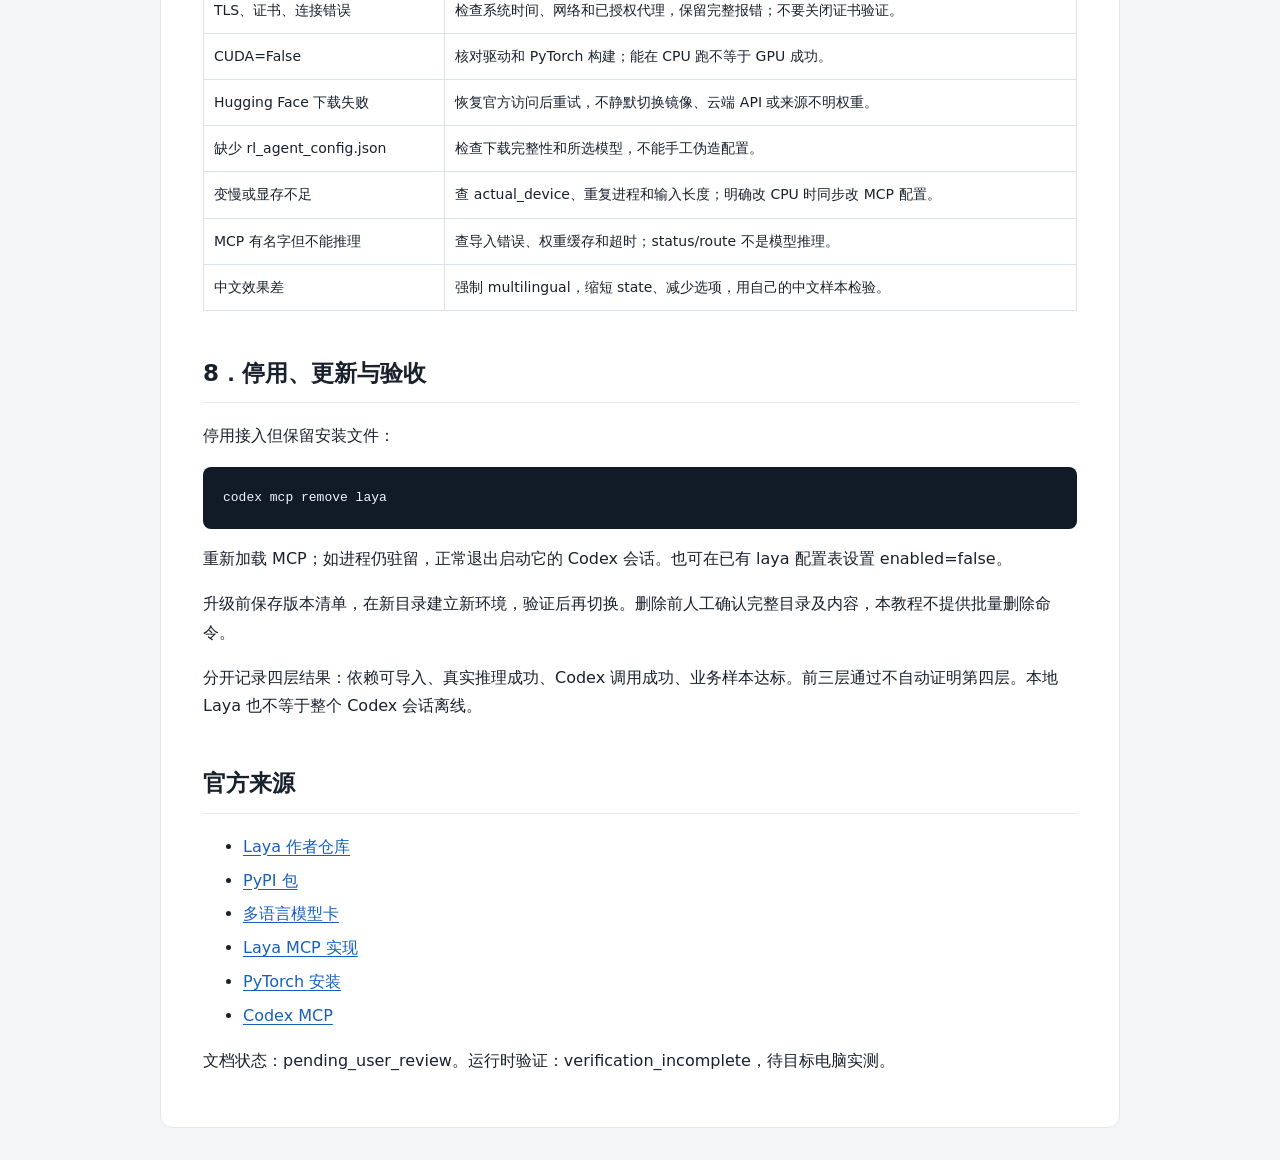
<file: downloads/laya-windows-v35.html>
<!doctype html><html lang="zh-CN"><meta charset="utf-8"><meta name="viewport" content="width=device-width,initial-scale=1"><title>Laya 本地部署教程｜Windows 版</title><style>
*{box-sizing:border-box}body{margin:0;background:#f4f5f7;color:#19212c;font:16px/1.8 system-ui,"Microsoft YaHei",sans-serif}
main{max-width:960px;margin:32px auto;padding:36px 42px;background:white;border:1px solid #e3e7ec;border-radius:12px}
h1{font-size:30px;line-height:1.35}h2{font-size:23px;margin-top:42px;border-bottom:1px solid #e7ebf0;padding-bottom:8px}
h3{font-size:18px}a{color:#165fbc;text-underline-offset:3px}pre{background:#111a27;color:#eef4ff;padding:20px;border-radius:8px;white-space:pre-wrap;overflow-wrap:anywhere;font:13px/1.7 Consolas,ui-monospace,monospace}
code{font-family:Consolas,ui-monospace,monospace}table{border-collapse:collapse;width:100%;font-size:14px}th,td{border:1px solid #dbe1e8;padding:10px;text-align:left;vertical-align:top}th{background:#eef3f8}
blockquote{margin:20px 0;padding:10px 18px;border-left:4px solid #357cc6;background:#eff6ff}li{margin:5px 0}
@media(max-width:650px){main{margin:0;padding:24px 18px;border:0;border-radius:0}h1{font-size:25px}pre{padding:14px;font-size:12px}}
@media print{body{background:white}main{margin:0;border:0;padding:0}pre{color:#111;background:#f2f4f6}h2,h3{break-after:avoid}}
</style><main><h1>Laya 本地部署教程｜Windows 版</h1>
<p>目标：在 Windows 电脑本地运行 Laya，并让 Codex 按需调用分类和判断工具。</p>
<p>版本：v1｜资料核对：2026-09-24<br />
验证范围：官方资料核对、教程代码静态检查；本次未安装 Laya、未下载权重、未完成 Windows 推理实测。</p>
<h2>先选路线</h2>
<table>
<thead>
<tr>
<th>电脑条件</th>
<th>本文路线</th>
</tr>
</thead>
<tbody>
<tr>
<td>Windows 10/11、NVIDIA 显卡与可用驱动</td>
<td>CUDA</td>
</tr>
<tr>
<td>无 NVIDIA 显卡，或主动选择 CPU</td>
<td>CPU</td>
</tr>
<tr>
<td>其他显卡加速方案</td>
<td>不在本教程验证范围内，先选择 CPU</td>
</tr>
</tbody>
</table>
<p>本次用户电脑读到 RTX 3070 Ti 8GB 和 Python 3.11.15；系统内存读取受限，尚未测峰值。建议为依赖和缓存留出 10GB 以上磁盘、优先 16GB 以上内存；这是余量建议，不是官方最低配置。</p>
<p>安装阶段需要访问 PyPI、PyTorch 下载站和 Hugging Face。本地 Laya 推理不需要 Jev Key。默认先使用中文多语言模型，完成小样本检查后再接 Codex。</p>
<p>完成标志：真实模型推理通过、实际设备正确、Codex 真正调用 laya_predict。导入成功或工具列表出现名称都不能替代这些检查。</p>
<h2>1．准备 Python 和独立目录</h2>
<p>打开普通 PowerShell，每个步骤成功后再继续。无需激活虚拟环境或修改执行策略。</p>
<pre><code class="language-powershell">python --version
py --list
Get-Command python, py -ErrorAction SilentlyContinue
</code></pre>
<p>没有可用的 64 位 Python 时，从 <a href="https://www.python.org/downloads/windows/">Python 官方 Windows 下载页</a>安装。建议 Python 3.11 或 3.12；Laya 要求至少 3.10，依赖也必须兼容。<a href="https://pypi.org/project/laya/">包信息</a></p>
<p>下面以 Python 3.11 为例；若装的是 3.12，将第一行版本改为 3.12。</p>
<pre><code class="language-powershell">$basePython = (&amp; py -3.11 -c &quot;import sys; print(sys.executable)&quot;).Trim()
if ($LASTEXITCODE -ne 0 -or -not (Test-Path -LiteralPath $basePython)) {
    throw '先解决 Python 解释器问题。'
}
&amp; $basePython -c &quot;import sys, struct; print(sys.executable); print(sys.version); assert sys.version_info &gt;= (3,10); assert struct.calcsize('P') == 8&quot;
if ($LASTEXITCODE -ne 0) { throw '需要 Python 3.10+、64 位解释器。' }
</code></pre>
<p>如果 py 启动器不可用，但 python 可运行，改用下面命令取得真实路径，再做版本检查：</p>
<pre><code class="language-powershell">$basePython = (&amp; python -c &quot;import sys; print(sys.executable)&quot;).Trim()
&amp; $basePython -c &quot;import sys, struct; print(sys.executable); print(sys.version); assert sys.version_info &gt;= (3,10); assert struct.calcsize('P') == 8&quot;
</code></pre>
<p>不要把 WindowsApps 中不能执行的别名当作真实解释器。两种命令都失败时，修复官方 Python 安装。</p>
<p>以下创建新部署目录：有 E 盘时使用 E:\Codex\Laya；没有 E 盘时从当前用户目录生成完整路径。这是待创建的目标，不表示已经存在。</p>
<pre><code class="language-powershell">$ErrorActionPreference = 'Stop'
$layaRoot = if (Test-Path -LiteralPath 'E:\') {
    'E:\Codex\Laya'
} else {
    Join-Path $env:USERPROFILE 'Laya'
}
if (Test-Path -LiteralPath $layaRoot) {
    throw &quot;目录已存在：$layaRoot。先检查旧部署，或改用新的版本目录。&quot;
}
New-Item -ItemType Directory -Path $layaRoot | Out-Null
&amp; $basePython -m venv (Join-Path $layaRoot '.venv')
if ($LASTEXITCODE -ne 0) { throw '创建虚拟环境失败。' }
$layaPython = Join-Path $layaRoot '.venv\Scripts\python.exe'
&amp; $layaPython -m pip install --upgrade pip
if ($LASTEXITCODE -ne 0) { throw 'pip 更新失败。' }
Write-Host &quot;部署目录：$layaRoot&quot;
Write-Host &quot;专用 Python：$layaPython&quot;
</code></pre>
<p>后续在同一个 PowerShell 窗口执行。新开窗口时，重新设置 layaRoot、layaPython 和环境变量。</p>
<h2>2．安装 PyTorch：只选一条路线</h2>
<h3>A．NVIDIA CUDA</h3>
<p>先运行 nvidia-smi，确认显卡和驱动可识别：</p>
<pre><code class="language-powershell">nvidia-smi
</code></pre>
<p>打开 <a href="https://pytorch.org/get-started/locally/">PyTorch 安装选择器</a>，选 Windows / Pip / Python / 与驱动兼容的 CUDA 构建。下面给出 CUDA 12.8 源的示例；若选择器要求其他构建，按官方结果调整下载源。</p>
<pre><code class="language-powershell">&amp; $layaPython -m pip install torch --index-url https://download.pytorch.org/whl/cu128
if ($LASTEXITCODE -ne 0) { throw 'CUDA PyTorch 安装失败。' }
$env:LAYA_DEVICE = 'cuda'
&amp; $layaPython -c &quot;import torch; print(torch.__version__, torch.version.cuda); assert torch.cuda.is_available(), 'CUDA unavailable'; print(torch.cuda.get_device_name(0)); print(torch.ones(1, device='cuda'))&quot;
if ($LASTEXITCODE -ne 0) { throw 'GPU 张量运算失败，不继续。' }
</code></pre>
<p>使用预编译 PyTorch 包通常不需要单独安装完整 CUDA Toolkit。也不默认安装 nightly。</p>
<h3>B．CPU</h3>
<pre><code class="language-powershell">&amp; $layaPython -m pip install torch --index-url https://download.pytorch.org/whl/cpu
if ($LASTEXITCODE -ne 0) { throw 'CPU PyTorch 安装失败。' }
$env:LAYA_DEVICE = 'cpu'
&amp; $layaPython -c &quot;import torch; print(torch.__version__); print(torch.ones(1))&quot;
if ($LASTEXITCODE -ne 0) { throw 'CPU 运算失败。' }
</code></pre>
<p>CPU 路线用于本地功能验证，不承诺达到作者的 GPU 延迟。</p>
<h2>3．安装 Laya 和扩展</h2>
<pre><code class="language-powershell">&amp; $layaPython -m pip install 'laya[mcp,serve]'
if ($LASTEXITCODE -ne 0) { throw 'Laya 安装失败。' }
&amp; $layaPython -m pip check
if ($LASTEXITCODE -ne 0) { throw '先修复依赖冲突。' }
&amp; $layaPython -I -c &quot;from importlib.metadata import version; import laya; import laya.mcp.server; print('laya', version('laya'))&quot;
if ($LASTEXITCODE -ne 0) { throw 'Laya/MCP 导入失败。' }

$env:LAYA_ROOT = $layaRoot
$env:HF_HOME = Join-Path $layaRoot 'model-cache'
$env:USE_TF = '0'
$env:PYTHONUTF8 = '1'
$env:HF_HUB_DISABLE_SYMLINKS = '1'
$env:HF_HUB_DISABLE_SYMLINKS_WARNING = '1'
$lockFile = Join-Path $layaRoot (&quot;requirements-&quot; + (Get-Date -Format 'yyyyMMdd-HHmmss') + '.txt')
&amp; $layaPython -m pip freeze | Set-Content -LiteralPath $lockFile -Encoding UTF8
</code></pre>
<p>安装扩展不代表服务已运行。主线只启用 MCP，HTTP 是后文可选项。<a href="https://github.com/NandhaKishorM/laya/blob/main/pyproject.toml">依赖声明</a></p>
<p>核对时作者主分支标为 0.3.17；PyPI 发布版、主分支和权重是不同对象。以实际输出及版本清单为准，不把未安装的版本写成已验证组合。</p>
<h2>4．下载模型并做真实推理</h2>
<p>以下整块代码会创建测试文件，再执行。只请求多语言 checkpoint；首次运行需要下载。结果中的耗时不含模型初始化，不是 Codex 端到端延迟。</p>
<pre><code class="language-powershell">@'
import json
import os
import time
from importlib.metadata import version
from pathlib import Path
import laya
import torch

requested = os.environ[&quot;LAYA_DEVICE&quot;]
if requested == &quot;cuda&quot; and not torch.cuda.is_available():
    raise SystemExit(&quot;CUDA unavailable; stop and fix the GPU environment.&quot;)
if requested == &quot;mps&quot; and not torch.backends.mps.is_available():
    raise SystemExit(&quot;MPS unavailable; stop or explicitly choose CPU.&quot;)
agent = laya.load(
    &quot;convaiinnovations/laya&quot;, subfolder=&quot;multilingual&quot;, device=requested,
)
questions = {
    &quot;category&quot;: {
        &quot;type&quot;: &quot;choice&quot;,
        &quot;instructions&quot;: &quot;根据客户留言选择最合适的服务类别。&quot;,
        &quot;criteria&quot;: {
            &quot;presales&quot;: &quot;购买前咨询价格、规格或库存&quot;,
            &quot;aftersales&quot;: &quot;已收货后的故障、退货或退款&quot;,
            &quot;other&quot;: &quot;与购买及售后无关&quot;,
        },
    },
    &quot;refund&quot;: {&quot;type&quot;: &quot;noul&quot;, &quot;instructions&quot;: &quot;客户明确要求退款。&quot;},
}
cases = [
    (&quot;收到的商品无法开机，我要求退货退款。&quot;, &quot;aftersales&quot;),
    (&quot;还没下单，请问这款有哪些颜色？&quot;, &quot;presales&quot;),
    (&quot;祝你周末愉快。&quot;, &quot;other&quot;),
]
rows = []
for text, expected in cases:
    if requested == &quot;cuda&quot;:
        torch.cuda.synchronize()
    elif requested == &quot;mps&quot;:
        torch.mps.synchronize()
    start = time.perf_counter()
    result = agent.predict({&quot;text&quot;: text}, questions)
    if requested == &quot;cuda&quot;:
        torch.cuda.synchronize()
    elif requested == &quot;mps&quot;:
        torch.mps.synchronize()
    elapsed_ms = round((time.perf_counter() - start) * 1000, 2)
    actual = agent.device.type
    if actual != requested:
        raise RuntimeError(f&quot;Device changed: requested={requested}, actual={actual}&quot;)
    answers = result[&quot;answers&quot;]
    selected = answers[&quot;category&quot;][&quot;choice&quot;]
    assert selected in questions[&quot;category&quot;][&quot;criteria&quot;]
    probabilities = answers[&quot;category&quot;][&quot;probabilities&quot;]
    assert set(probabilities) == set(questions[&quot;category&quot;][&quot;criteria&quot;])
    assert all(0 &lt;= p &lt;= 1 for p in probabilities.values())
    assert abs(sum(probabilities.values()) - 1) &lt; 0.01
    assert 0 &lt;= answers[&quot;refund&quot;][&quot;noul&quot;] &lt;= 1
    rows.append({
        &quot;text&quot;: text, &quot;expected&quot;: expected, &quot;choice&quot;: selected,
        &quot;matches_expected&quot;: selected == expected,
        &quot;actual_device&quot;: actual, &quot;elapsed_ms&quot;: elapsed_ms, &quot;answers&quot;: answers,
    })
report = {
    &quot;laya_version&quot;: version(&quot;laya&quot;), &quot;torch_version&quot;: torch.__version__,
    &quot;requested_device&quot;: requested, &quot;actual_device&quot;: agent.device.type,
    &quot;sample_matches&quot;: sum(row[&quot;matches_expected&quot;] for row in rows),
    &quot;sample_count&quot;: len(rows), &quot;results&quot;: rows,
    &quot;note&quot;: &quot;Three smoke cases are not a production accuracy benchmark.&quot;,
}
output = Path(os.environ[&quot;LAYA_ROOT&quot;]) / f&quot;smoke-{time.time_ns()}.json&quot;
output.write_text(json.dumps(report, ensure_ascii=False, indent=2), encoding=&quot;utf-8&quot;)
print(json.dumps(report, ensure_ascii=False, indent=2))
print(&quot;Saved:&quot;, output.resolve())
'@ | Set-Content -LiteralPath (Join-Path $layaRoot 'smoke_test.py') -Encoding UTF8
&amp; $layaPython (Join-Path $layaRoot 'smoke_test.py')
if ($LASTEXITCODE -ne 0) { throw '真实推理失败，不继续注册 MCP。' }
</code></pre>
<p>成功信号：</p>
<ul>
<li>requested_device 与 actual_device 一致；请求 GPU 却退回 CPU 时，本测试报错。</li>
<li>返回三个场景、合法分类及概率，并保存带时间编号的 JSON 报告。</li>
<li>检查 sample_matches；若不是 3，先检查基础误判，再考虑业务使用。</li>
<li>三个样例全对也不是准确率评测，只是小样本检查。</li>
</ul>
<p>Laya 存在设备回退逻辑，因此要读实际模型设备，不能只看 CUDA=True。<a href="https://github.com/NandhaKishorM/laya/blob/main/laya/agent.py">设备实现</a></p>
<h2>5．接入 Codex 本地 MCP</h2>
<pre><code class="language-powershell">codex --version
codex mcp list
</code></pre>
<p>找不到 codex 时，按 <a href="https://developers.openai.com/codex/cli/">Codex CLI 官方说明</a>安装或配置命令行入口。不要复制其他电脑的带版本号安装路径。</p>
<p>下面会新增持久 MCP 配置。列表已有 laya 时，先查看和保留旧配置，不重复添加。可备份实际配置：</p>
<pre><code class="language-powershell">$layaCodexDir = if ($env:CODEX_HOME) { $env:CODEX_HOME } else { Join-Path $env:USERPROFILE '.codex' }
$layaCodexConfig = Join-Path $layaCodexDir 'config.toml'
if (Test-Path -LiteralPath $layaCodexConfig) {
    Copy-Item -LiteralPath $layaCodexConfig -Destination ($layaCodexConfig + '.before-laya-' + (Get-Date -Format 'yyyyMMdd-HHmmss') + '.bak')
}
Write-Host &quot;配置位置：$layaCodexConfig&quot;
</code></pre>
<p>确认没有同名注册后执行：</p>
<pre><code class="language-powershell">$layaMcpArgs = @(
    'mcp', 'add', 'laya',
    '--env', &quot;LAYA_DEVICE=$env:LAYA_DEVICE&quot;,
    '--env', 'LAYA_PRELOAD=0',
    '--env', 'LAYA_MODELS=multilingual',
    '--env', &quot;HF_HOME=$env:HF_HOME&quot;,
    '--env', 'USE_TF=0',
    '--env', 'PYTHONUTF8=1',
    '--', $layaPython, '-m', 'laya.mcp.server'
)
codex @layaMcpArgs
if ($LASTEXITCODE -ne 0) { throw 'MCP 注册失败。' }
codex mcp get laya
</code></pre>
<p>STDIO 不需要开放端口。LAYA_PRELOAD=0 表示首次调用加载模型；LAYA_MODELS 只是预加载集合，不是模型白名单。中文调用应明确 model=&quot;multilingual&quot;。</p>
<p>重新加载 MCP 或重新打开 Codex，在新任务中输入：</p>
<blockquote>
<p>调用 laya_status 查看环境，再调用 laya_predict，以 multilingual 模型将“商品无法开机，我要退货退款”分到售前、售后或其他。调用后检查实际设备，展示真实结果。不要用 laya_route 代替推理，不自行改用云端服务。</p>
</blockquote>
<p>工具超时时，在实际配置文件已有的 [mcp_servers.laya] 表内、command 和 args 同级添加以下建议值；不要放入 env 子表或创建重复表：</p>
<pre><code class="language-toml">startup_timeout_sec = 60
tool_timeout_sec = 180
</code></pre>
<p>先在第 4 步完成权重下载，不用无限延长超时掩盖错误。<a href="https://developers.openai.com/codex/mcp">Codex MCP 文档</a></p>
<h2>6．可选：提供本机 HTTP API</h2>
<p>仅其他应用需要 HTTP 时使用。与 MCP 同时运行可能重复占用显存。在原 PowerShell 窗口：</p>
<pre><code class="language-powershell">$env:LAYA_HOST = '127.0.0.1'
$env:LAYA_PORT = '8000'
$env:LAYA_PRELOAD = '1'
$env:LAYA_MODELS = 'multilingual'
&amp; $layaPython -m laya.serve
</code></pre>
<p>保持该窗口运行，另开 PowerShell：</p>
<pre><code class="language-powershell">Invoke-RestMethod -Uri 'http://127.0.0.1:8000/health'
$layaRequest = @{
    model = 'multilingual'
    state = @{ text = '商品坏了，我要退款。' }
    questions = @{ refund = @{ type = 'noul'; instructions = '客户明确要求退款。' } }
} | ConvertTo-Json -Depth 8
Invoke-RestMethod -Uri 'http://127.0.0.1:8000/v1/systemone' -Method Post -ContentType 'application/json; charset=utf-8' -Body ([System.Text.Encoding]::UTF8.GetBytes($layaRequest))
</code></pre>
<p>/health 的 device 可能只是配置偏好；健康响应不是实际设备证据。/v1/systemone 是 HTTP 推理接口，不能当作 MCP URL。按 Ctrl+C 停服务。<a href="https://github.com/NandhaKishorM/laya/blob/main/laya/serve.py">HTTP 源码</a></p>
<h2>7．故障排查</h2>
<table>
<thead>
<tr>
<th>现象</th>
<th>下一步</th>
</tr>
</thead>
<tbody>
<tr>
<td>py 无法执行、跳商店</td>
<td>用第 1 步可运行的 python 确认路径；否则修复 Python 安装。</td>
</tr>
<tr>
<td>TLS、证书、连接错误</td>
<td>检查系统时间、网络和已授权代理，保留完整报错；不要关闭证书验证。</td>
</tr>
<tr>
<td>CUDA=False</td>
<td>核对驱动和 PyTorch 构建；能在 CPU 跑不等于 GPU 成功。</td>
</tr>
<tr>
<td>Hugging Face 下载失败</td>
<td>恢复官方访问后重试，不静默切换镜像、云端 API 或来源不明权重。</td>
</tr>
<tr>
<td>缺少 rl_agent_config.json</td>
<td>检查下载完整性和所选模型，不能手工伪造配置。</td>
</tr>
<tr>
<td>变慢或显存不足</td>
<td>查 actual_device、重复进程和输入长度；明确改 CPU 时同步改 MCP 配置。</td>
</tr>
<tr>
<td>MCP 有名字但不能推理</td>
<td>查导入错误、权重缓存和超时；status/route 不是模型推理。</td>
</tr>
<tr>
<td>中文效果差</td>
<td>强制 multilingual，缩短 state、减少选项，用自己的中文样本检验。</td>
</tr>
</tbody>
</table>
<h2>8．停用、更新与验收</h2>
<p>停用接入但保留安装文件：</p>
<pre><code class="language-powershell">codex mcp remove laya
</code></pre>
<p>重新加载 MCP；如进程仍驻留，正常退出启动它的 Codex 会话。也可在已有 laya 配置表设置 enabled=false。</p>
<p>升级前保存版本清单，在新目录建立新环境，验证后再切换。删除前人工确认完整目录及内容，本教程不提供批量删除命令。</p>
<p>分开记录四层结果：依赖可导入、真实推理成功、Codex 调用成功、业务样本达标。前三层通过不自动证明第四层。本地 Laya 也不等于整个 Codex 会话离线。</p>
<h2>官方来源</h2>
<ul>
<li><a href="https://github.com/NandhaKishorM/laya">Laya 作者仓库</a></li>
<li><a href="https://pypi.org/project/laya/">PyPI 包</a></li>
<li><a href="https://huggingface.co/convaiinnovations/laya-multilingual">多语言模型卡</a></li>
<li><a href="https://github.com/NandhaKishorM/laya/blob/main/laya/mcp/server.py">Laya MCP 实现</a></li>
<li><a href="https://pytorch.org/get-started/locally/">PyTorch 安装</a></li>
<li><a href="https://developers.openai.com/codex/mcp">Codex MCP</a></li>
</ul>
<p>文档状态：pending_user_review。运行时验证：verification_incomplete，待目标电脑实测。</p>
</main></html>
</file>
<file: cosmic.css>
:root{--bg:#070a14;--panel:#101522;--ink:#f1f0f7;--muted:#9da7b9;--line:#ffffff1c;--blue:#a8cdec;--violet:#b79cd5;--ease:cubic-bezier(.23,1,.32,1)}
*{box-sizing:border-box}html{scroll-behavior:smooth;scroll-padding-top:35px}body{margin:0;background:var(--bg);color:var(--ink);font:16px/1.75 "Microsoft YaHei",system-ui,sans-serif}button,a{-webkit-tap-highlight-color:transparent}button{font:inherit;cursor:pointer;color:inherit;border:0}a{color:inherit;text-decoration:none}button,a{touch-action:manipulation}button:focus-visible,a:focus-visible,canvas:focus-visible{outline:2px solid #c2defe;outline-offset:6px}a,button{transition:color .18s var(--ease),background-color .18s var(--ease)}h1,h2,h3,p{margin:0}h1,h2,h3{line-height:1.4}img{display:block;max-width:100%}[hidden]{display:none!important}.skip{position:fixed;top:-100px;left:20px;z-index:100;padding:12px;background:#eee;color:#111}.skip:focus{top:12px}.site-header{height:112px;position:absolute;top:0;left:0;width:100%;z-index:20;display:flex;justify-content:space-between;align-items:center;padding:0 5.5%;border-bottom:1px solid #ffffff10}.brand{display:flex;align-items:center;gap:15px;font-size:15px;letter-spacing:.12em}.brand-mark{font-family:Georgia,serif;font-size:40px;line-height:1}.brand-mark>span{color:#b999f7}.brand small{display:block;font-size:10px;letter-spacing:.16em;color:#9ba4b7;margin-top:3px}.site-header nav{display:flex;align-items:center;gap:32px;font-size:13px;color:#b2bbca}.nav-contact{border:1px solid #a9b8da4d;padding:10px 18px;border-radius:4px}.cosmos{height:min(1020px,100vh);min-height:850px;position:relative;isolation:isolate;overflow:hidden;background:radial-gradient(ellipse at 75% 26%,#24233a5c,transparent 48%),linear-gradient(170deg,#090c1b,#070b16 58%,#0b1020)}#starfield,.nebula{position:absolute;inset:0;width:100%;height:100%;pointer-events:none;z-index:-2}.nebula{background:radial-gradient(ellipse at 82% 37%,#35528628,transparent 30%),radial-gradient(ellipse at 48% 22%,#623e6128,transparent 31%);filter:blur(8px);z-index:-1}.cosmos:after{content:"";position:absolute;bottom:0;left:0;right:0;height:80px;background:linear-gradient(transparent,var(--bg));pointer-events:none;z-index:6}.coordinate{position:absolute;font-family:monospace;font-size:9px;letter-spacing:.14em;color:#59657e;z-index:5}.c-left{left:5.5%;top:145px}.c-right{right:5.5%;top:145px}.hero-copy{position:absolute;left:8%;top:24%;z-index:8;width:390px}.eyebrow{font-size:11px;letter-spacing:.15em;font-weight:500;color:#aaaec3}.hero-copy>.eyebrow{color:#c3c8d9;display:flex;align-items:center;gap:9px;letter-spacing:.15em;font-size:12px}.live-dot{width:5px;height:5px;border-radius:50%;background:#abd6ed;box-shadow:0 0 15px #a9dfff}.hero-copy h1{font-size:clamp(44px,4vw,65px);line-height:1.45;letter-spacing:-.05em;margin-top:25px;font-weight:500}.hero-copy h1 span{background:linear-gradient(90deg,#d5c4ea,#9fbfdb);background-clip:text;-webkit-text-fill-color:transparent}.hero-english{font-family:Georgia,"Times New Roman",serif;font-size:14px;line-height:1.8;letter-spacing:.25em;margin-top:17px;color:#a9a1b9}.hero-description{font-size:14px;color:#909cb2;line-height:2.1;margin-top:30px}.hero-cta{display:flex;align-items:center;justify-content:space-between;max-width:220px;padding:14px 0 13px;border-bottom:1px solid #9fbbdd80;color:#e0e6f1;font-size:14px;margin-top:21px}.hero-cta>span{font-size:22px}.hero-credit{margin-top:46px;font-size:12px;color:#aab6cb;line-height:1.8}.hero-credit small{color:#61738d;font-size:10px}.fine-line{display:block;width:30px;height:1px;background:#657d9d;margin-bottom:14px}.universe-stage{position:absolute;right:-2%;top:66px;width:76%;height:calc(100% - 95px);pointer-events:none;z-index:3}.portrait-aura{position:absolute;top:-10%;left:11%;width:100%;height:95%;background:radial-gradient(ellipse,#6860ab1c,transparent 63%);pointer-events:none}.architect{position:absolute;width:min(61vw,780px);height:min(61vw,780px);left:18%;top:0;transform-origin:50% 35%;mask-image:linear-gradient(#000 0%,#000 63%,transparent 99%);-webkit-mask-image:linear-gradient(#000 0%,#000 63%,transparent 99%)}#portrait-canvas{display:block;width:100%;height:100%;filter:drop-shadow(0 0 30px #6e54a52d)}.planet-halo{position:absolute;width:74%;height:34%;left:16%;bottom:7%;border-radius:50%;background:radial-gradient(ellipse,#4ca7d531,#5887ca13 42%,transparent 70%);filter:blur(22px);pointer-events:none}.planet-stage{position:absolute;width:94%;height:70%;left:4%;bottom:0;pointer-events:auto}#planet{display:block;width:100%;height:100%;touch-action:pan-y;cursor:grab}#planet:active{cursor:grabbing}#planet-labels{position:absolute;inset:0;pointer-events:none;overflow:hidden}.planet-label{position:absolute;pointer-events:auto;transform:translate(-50%,-50%);display:flex;align-items:center;gap:9px;padding:6px 12px;background:#0b1727bd;border:1px solid #99b8e338;border-radius:4px;color:#e0e8ed;font-size:11px;white-space:nowrap;box-shadow:0 8px 30px #0004;backdrop-filter:blur(8px);min-height:34px}.planet-label>span{font-size:10px;font-family:monospace;color:#99d5e6}.planet-label b{font-weight:400}.planet-label i{font-style:normal;color:#96adc5}.planet-label.is-visited{border-color:#b8a2df9c;background:#2b2946cc}.planet-label:after{content:"";position:absolute;width:1px;height:13px;background:#c5d7e64d;top:100%;left:50%}.thought-indicator{position:absolute;right:11%;top:29%;display:flex;align-items:center;gap:7px;font-size:10px;color:#c1c2d5;letter-spacing:.08em;z-index:6;opacity:.7}.thought-indicator>span{width:4px;height:4px;border-radius:50%;background:#b9dcdf;box-shadow:0 0 8px #9fdff3}.thought-indicator b{font-weight:400}.scene-fallback{position:absolute;inset:0;display:flex;flex-direction:column;align-items:center;justify-content:center;color:#b6c5d7;text-align:center;padding:24px;background:radial-gradient(ellipse,#22365a50,transparent 65%)}.scene-fallback strong{font-size:26px}.scene-fallback p{font-size:14px;max-width:300px}.cosmic-bottom{position:absolute;bottom:34px;left:5.5%;right:5.5%;z-index:10;display:flex;align-items:center;justify-content:space-between;gap:24px}.scroll-cue{display:flex;align-items:center;gap:13px;font-size:11px;letter-spacing:.1em;color:#aab5c7}.scroll-cue>span{display:grid;place-items:center;width:32px;height:42px;border:1px solid #8090ad55;border-radius:16px;font-size:17px}.scene-help{display:flex;align-items:center;gap:22px;font-size:10px;color:#8796ac}.scene-controls{display:flex;gap:6px;align-items:center}.scene-controls button{border:1px solid #8199b438;background:#0e1425c9;width:35px;height:35px;font-size:18px;border-radius:4px}#pause-motion{width:auto;font-size:11px;padding:0 12px}.world-index{position:relative;max-width:1280px;margin:auto;padding:34px 34px 0}.world-index-heading{display:flex;align-items:center;justify-content:space-between;gap:15px;margin-bottom:17px}.world-index-heading .eyebrow{font-size:10px;color:#697d97}.visited{font-size:11px;color:#788ba6}.visited b{color:#d2e1f6;font-weight:500}.station-nav{display:grid;grid-template-columns:repeat(5,1fr);border-top:1px solid var(--line);border-bottom:1px solid var(--line)}.station{background:transparent;padding:20px 14px;display:flex;align-items:center;gap:10px;font-size:12px;border-right:1px solid var(--line);text-align:left;min-width:0}.station:last-child{border-right:0}.station>span{font-size:10px;color:#7288a5;font-family:monospace}.station i{font-style:normal;margin-left:auto;color:#7288a5}.station.is-visited{background:#152237;color:#d0e9ff}.section{max-width:1212px;margin:auto;padding-top:115px}.section-heading{display:flex;justify-content:space-between;align-items:flex-end;gap:25px;margin-bottom:34px}.section-heading .eyebrow{color:#809ebd;margin-bottom:18px}.section h2{font-size:30px;letter-spacing:-.02em;font-weight:500}.section-heading p{color:var(--muted);font-size:14px}.project-grid{display:grid;grid-template-columns:repeat(6,1fr);gap:40px 24px}.project-card{grid-column:span 2;min-width:0}.project-card:nth-child(-n+2){grid-column:span 3}.project-visual{display:block;width:100%;height:235px;position:relative;overflow:hidden;border:1px solid #ffffff19;border-radius:8px;background:#131d2b;text-align:left;color:#c9d7e6}.project-card:nth-child(-n+2) .project-visual{height:300px}.project-visual img{width:100%;height:100%;object-fit:contain;background:#262727;filter:saturate(.8) brightness(.8)}.visual-number{position:absolute;left:16px;top:15px;border:1px solid #ffffff33;border-radius:15px;padding:2px 8px;font:11px/1.7 monospace;background:#080d15b3;color:#dde8f1}.project-copy{padding-top:20px}.project-meta{font-size:11px;color:#7d90a9;display:flex;flex-wrap:wrap;gap:5px 15px;justify-content:space-between}.project-copy h3{font-size:22px;font-weight:500;margin:10px 0 8px}.project-copy p{color:#9dabbc;font-size:14px}.text-button{display:inline-flex;align-items:center;gap:35px;background:transparent;padding:12px 0 5px;font-size:13px;border-bottom:1px solid #8797b148;color:#b3c9df}.delivery-art{width:78%;margin:39px auto 0;transform:rotate(-3deg);border:1px solid #809fb052;background:#111f31;border-radius:7px;padding:17px;font-size:13px;box-shadow:12px 14px 0 #25395144}.run-top{display:flex;justify-content:space-between;padding-bottom:12px;border-bottom:1px solid #819eb926}.run-row{display:flex;align-items:center;gap:9px;padding:10px 0;border-bottom:1px solid #819eb91c}.run-row span{margin-left:auto;color:#879bb4;font-size:11px}.dot{width:5px;height:5px;background:#73b9ac;border-radius:50%}.dot.amber{background:#d5b57f}.delivery-art small{display:block;font-size:10px;margin-top:12px;color:#7d92ab}.studio-art{width:85%;margin:32px auto 0}.play-mark{font-size:32px;line-height:1;display:block;margin-bottom:15px;color:#8fafb1}.track{display:flex;gap:5px;margin-top:5px}.track b{flex:1;font-size:12px;font-weight:400;border:1px solid #709da357;background:#152a35;padding:8px 12px;border-radius:4px}.track.second{margin-left:20px}.studio-art small{font-size:11px;color:#8aabad;display:block;margin-top:14px}.tool-art{width:75%;margin:26px auto;transform:rotate(4deg)}.tool-paper{padding:16px 20px;background:#242336;border:1px solid #7a6d995c;border-radius:6px;box-shadow:9px 9px 0 #685d8526}.tool-paper span{font-family:monospace;font-size:12px;color:#b8a4ca}.tool-paper strong{display:block;font-weight:500;font-size:22px;line-height:1.5;margin:6px 0}.tool-paper div{padding-top:8px;border-top:1px solid #a395b22d;font-size:9px;color:#8b859f;letter-spacing:.07em}.research-art{position:absolute;inset:0;display:grid;place-items:center;background:#201f31}.orbit{position:absolute;border:1px solid #9b90c255;width:205px;height:135px;border-radius:50%;transform:rotate(-27deg)}.o2{transform:rotate(37deg)}.research-core{z-index:1;display:grid;place-items:center;width:69px;height:69px;border-radius:50%;background:#2c2b46;border:1px solid #8c80ba77;color:#cec4e9;font-size:18px}.orbit-label{position:absolute;font-size:12px;background:#201f31;padding:2px 7px;color:#b5a9cf}.orbit-label.a{left:20%;top:33%}.orbit-label.b{right:17%;top:36%}.orbit-label.c{left:47%;bottom:24%}.research-art small{position:absolute;bottom:15px;right:17px;font-size:11px;color:#8c82a8}.method{display:grid;grid-template-columns:1fr 1fr;gap:90px;border-top:1px solid var(--line);margin-top:96px;padding-top:70px}.method .eyebrow{color:#7c9fbc;margin-bottom:21px}.method-lead p{margin-top:21px;color:#93a2b7;font-size:15px;max-width:450px}.method-steps{margin:0;padding:0;list-style:none}.method-steps li{display:flex;gap:23px;padding-bottom:26px;margin-bottom:26px;border-bottom:1px solid var(--line)}.method-steps li>span{color:#6b98bc;font-size:14px}.method-steps h3{font-size:18px;font-weight:500;margin-bottom:10px}.method-steps p{font-size:14px;color:#94a4b9}.about{display:grid;grid-template-columns:1fr 1.6fr;gap:88px;padding-bottom:110px}.portrait-frame{width:132px;height:152px;overflow:hidden;border-radius:5px;margin:28px 0 21px;background:#c8cbd3}.portrait-frame img{width:100%;height:100%;object-fit:cover;filter:saturate(.7)}.about-profile h2{font-size:28px}.about-profile h2 span{font-size:16px;margin-left:12px;color:#8596ac}.about-profile p{font-size:14px;color:#9baabd;margin-top:14px}.underlined{display:inline-flex;gap:35px;font-size:13px;margin-top:20px;border-bottom:1px solid #8599af6e;padding:5px 0;color:#b6cee3}.about-statement{font-size:23px;line-height:1.7;margin-bottom:33px}.timeline article{display:grid;grid-template-columns:148px 1fr;gap:20px;border-top:1px solid var(--line);padding:28px 0}.time{font-size:12px;color:#7287a2;padding-top:4px}.timeline h3{font-size:20px;font-weight:500}.timeline b{font-size:13px;font-weight:400;color:#b3bdce;display:block;margin:7px 0}.timeline p{font-size:14px;color:#8e9fb6}.contact{max-width:1320px;margin:auto;padding:68px 70px;position:relative;border:1px solid #59739930;border-radius:8px;background:radial-gradient(ellipse at 88% 54%,#33426444,transparent 67%),#111828}.contact .eyebrow{color:#8b9fc2}.contact h2{font-size:40px;font-weight:500;line-height:1.5;letter-spacing:-.02em;margin:23px 0 17px}.contact p{font-size:14px;color:#95a6bd}.email-link{display:inline-block;font-size:20px;border-bottom:1px solid #7a9eb771;padding:20px 0 7px;overflow-wrap:anywhere}.email-link span{padding-left:24px}.resume-link{position:absolute;right:70px;bottom:74px;border:1px solid #8199b85e;border-radius:4px;padding:13px 22px;font-size:13px}footer{max-width:1212px;margin:auto;padding:31px 0 40px;display:flex;justify-content:space-between;gap:20px;font-size:11px;color:#6e819b}dialog{width:min(760px,calc(100% - 32px));max-height:88dvh;border:1px solid #687c9b77;border-radius:12px;background:#101726;color:var(--ink);padding:46px;overflow:auto;overscroll-behavior:contain}dialog::backdrop{background:#030713cf;backdrop-filter:blur(10px)}.dialog-close{position:sticky;top:0;float:right;width:42px;height:42px;border:1px solid #7187a166;border-radius:50%;font-size:25px;line-height:1;background:#162237;z-index:2;margin:-20px -20px 0 8px}dialog .eyebrow{color:#88aecb}dialog h2{font-size:34px;font-weight:500;margin-top:17px}dialog h3{font-size:18px;font-weight:500;margin:25px 0 9px}dialog p,dialog li{font-size:15px;line-height:1.9;color:#b5c1d3}dialog ul{padding-left:21px}.dialog-subtitle{margin-top:10px}.case-status{display:inline-block;border:1px solid #83a2bc5e;border-radius:18px;padding:4px 11px;margin:14px 0;font-size:12px;color:#a3c3dc}.case-image{width:100%;height:250px;object-fit:contain;background:#242728;border-radius:6px;margin-top:10px}.case-flow{display:flex;flex-wrap:wrap;gap:6px;margin:23px 0}.case-flow span{flex:1;min-width:88px;background:#1a2a3c;border:1px solid #36516c3b;padding:10px;border-radius:4px;font-size:12px}.case-flow b{display:block;font-size:11px;color:#83b5d1;margin-bottom:5px}.skill-tags{display:flex;flex-wrap:wrap;gap:8px;margin-top:20px}.skill-tags span{font-size:12px;padding:4px 11px;border:1px solid #72829a55;border-radius:20px;color:#acbed4}blockquote{font-size:20px;margin:29px 0 11px;padding-top:22px;border-top:1px solid #8199b43d;color:#b7ccde}body:has(dialog[open]){overflow:hidden}
@media(hover:hover){.planet-label:hover{background:#253c5c;border-color:#a8c2e6}.station:hover{background:#152037}.hero-cta:hover,.text-button:hover,.underlined:hover{color:#e9c5ff}.scene-controls button:hover{background:#263c58}.site-header a:hover{color:#fff}}
@media(min-width:1700px){.hero-copy{left:12%}.universe-stage{right:3%;width:69%}.architect{left:20%}}
@media(max-width:1300px){.hero-copy{left:6%;width:330px}.hero-copy h1{font-size:49px}.universe-stage{width:79%;right:-6%;top:88px}.architect{left:16%}.section,footer{margin-left:40px;margin-right:40px}.contact{margin-left:22px;margin-right:22px}.station{font-size:11px;gap:7px}.thought-indicator{right:13%}.method{gap:60px}.about{gap:55px}}
@media(max-width:980px) and (min-width:701px){.hero-copy{width:260px;left:5.5%;top:24%}.hero-copy h1{font-size:41px}.hero-description{font-size:12px}.hero-credit{margin-top:32px}.universe-stage{width:81%;right:-10%;top:100px}.architect{width:76vw;height:76vw;left:5%;top:0}.planet-stage{height:66%;width:100%;left:0;bottom:4%}.thought-indicator{right:15%;font-size:9px}.hero-cta{max-width:180px}.station-nav{grid-template-columns:repeat(3,1fr)}.station{border-bottom:1px solid var(--line)}.station:nth-child(3){border-right:0}.world-index{padding-left:30px;padding-right:30px}.project-meta{font-size:10px}.project-copy h3{font-size:20px}.timeline article{grid-template-columns:1fr;gap:8px}.contact{padding:48px}.resume-link{right:48px;bottom:54px}}
@media(max-width:700px){.site-header{height:83px;padding:0 22px}.brand{font-size:11px;gap:11px;letter-spacing:.12em}.brand-mark{font-size:34px}.brand small{font-size:8px;letter-spacing:.06em}.site-header nav{gap:18px;font-size:11px}.site-header nav>a:nth-child(2){display:none}.nav-contact{padding:7px 10px}.cosmos{height:1030px;min-height:0}.coordinate{font-size:7px}.c-left{top:103px;left:24px}.c-right{display:none}.hero-copy{top:135px;left:26px;right:26px;width:auto}.hero-copy>.eyebrow{font-size:10px}.hero-copy h1{font-size:39px;line-height:1.4;margin-top:15px}.hero-copy h1 br{display:none}.hero-english{font-size:9px;letter-spacing:.2em;margin-top:10px;line-height:1.6}.hero-english br{display:none}.hero-description{font-size:12px;margin-top:16px;line-height:1.9;max-width:240px}.hero-credit{display:none}.hero-cta{font-size:12px;max-width:171px;margin-top:9px;padding:8px 0}.hero-cta span{font-size:18px}.universe-stage{top:325px;left:-13%;right:auto;width:126%;height:635px}.architect{width:108vw;height:108vw;left:10%;top:0;mask-image:linear-gradient(#000 0%,#000 61%,transparent 98%)}.planet-stage{width:106%;left:-3%;height:76%;bottom:-2%}.planet-halo{width:100%;height:35%;left:0;bottom:13%}.thought-indicator{right:19%;top:31%;font-size:8px}.planet-label{font-size:0;gap:0;min-height:33px;min-width:33px;padding:5px;border-radius:50%;display:grid;place-items:center}.planet-label>span{font-size:11px}.planet-label b,.planet-label i{display:none}.planet-label:after{height:10px}.cosmic-bottom{bottom:24px;left:24px;right:24px;align-items:flex-end;gap:14px}.scroll-cue{font-size:9px;gap:8px}.scroll-cue>span{width:25px;height:35px;font-size:13px}.scene-help{display:flex;flex-direction:column;align-items:flex-end;gap:8px;font-size:8px}.scene-controls{gap:4px}.scene-controls button{width:28px;height:31px;font-size:16px}#pause-motion{font-size:9px;padding:0 9px}.world-index{padding:20px 23px 0}.world-index-heading .eyebrow{font-size:8px}.visited{font-size:10px}.station-nav{grid-template-columns:1fr 1fr;border-bottom:0}.station{font-size:11px;min-height:52px;padding:12px 8px;border-bottom:1px solid var(--line);gap:7px}.station:nth-child(2n){border-right:0}.station:last-child{grid-column:span 2}.section,footer{margin-left:23px;margin-right:23px}.section{padding-top:72px}.section-heading{display:block;margin-bottom:27px}.section-heading .eyebrow{font-size:10px;margin-bottom:14px}.section h2{font-size:25px}.section-heading p{font-size:13px;margin-top:14px}.section-heading p br{display:none}.project-grid{grid-template-columns:1fr;gap:35px}.project-card,.project-card:nth-child(-n+2){grid-column:auto}.project-visual,.project-card:nth-child(-n+2) .project-visual{height:250px}.project-meta{font-size:10px}.project-copy h3{font-size:22px}.project-copy p{font-size:14px}.project-copy{padding-top:17px}.delivery-art{width:85%;font-size:12px;margin-top:29px}.tool-art{max-width:275px;margin-top:23px}.studio-art{max-width:330px}.method{display:block;margin-top:70px;padding-top:45px}.method-lead p{font-size:14px}.method-steps{margin-top:34px}.method-steps li{gap:17px;padding-bottom:23px;margin-bottom:23px}.method-steps h3{font-size:17px}.about{display:block;padding-bottom:75px}.about-profile{position:relative;min-height:182px;padding-right:107px}.about-profile>.eyebrow{font-size:9px;letter-spacing:.08em}.portrait-frame{position:absolute;right:0;top:32px;width:88px;height:114px;margin:0}.about-profile h2{font-size:25px;margin-top:20px}.about-profile h2 span{font-size:14px;margin-left:7px}.about-profile p{font-size:12px}.timeline{margin-top:33px}.about-statement{font-size:20px;margin-bottom:26px}.timeline article{grid-template-columns:1fr;gap:8px;padding:23px 0}.timeline p{font-size:14px}.contact{margin:0 14px;padding:35px 24px}.contact .eyebrow{font-size:9px}.contact h2{font-size:28px;margin:19px 0 15px}.contact p{font-size:12px}.email-link{font-size:15px;max-width:100%}.email-link span{padding-left:4px}.resume-link{position:static;display:table;margin-top:25px;padding:10px 16px;font-size:12px}footer{padding:26px 0 34px;flex-wrap:wrap;gap:12px;font-size:10px}footer>span:nth-child(2){display:none}footer>a{margin-left:auto}dialog{padding:30px 24px}dialog h2{font-size:27px;padding-right:20px}.dialog-close{margin:-12px -9px 0 6px;width:37px;height:37px}dialog .eyebrow{font-size:9px;padding-right:20px}.case-image{height:220px}.case-flow span{min-width:85px}.scene-fallback strong{font-size:22px}.scene-fallback p{font-size:12px}}
@media(max-width:370px){.site-header{padding:0 17px}.brand{font-size:10px;gap:8px}.site-header nav{font-size:10px;gap:10px}.hero-copy{left:22px;right:22px}.hero-copy h1{font-size:34px}.cosmos{height:930px}.universe-stage{top:322px;height:540px}.thought-indicator{top:31%}.cosmic-bottom{left:20px;right:20px}.scene-help>span{display:none}.world-index{padding:20px 18px 0}.section,footer{margin-left:20px;margin-right:20px}.station{font-size:10px}.email-link{font-size:13px}.section h2{font-size:23px}}
@media(prefers-reduced-motion:reduce){html{scroll-behavior:auto}*,*::before,*::after{transition:none!important;animation:none!important}}

@media(max-width:700px){.hero-copy h1 br{display:block}.hero-copy h1{font-size:37px;line-height:1.4}.hero-copy h1 span{white-space:nowrap}}
@media(min-width:981px) and (max-height:800px){.cosmos{min-height:740px}.site-header{height:90px}.c-left,.c-right{top:119px}.hero-copy{top:24%}.hero-copy h1{font-size:44px;line-height:1.35;margin-top:18px}.hero-description{margin-top:22px}.hero-credit{margin-top:28px}.architect{width:650px;height:650px;left:16%}.cosmic-bottom{bottom:24px}.hero-english{margin-top:12px}.hero-cta{margin-top:10px}}
.image-unavailable:after{content:"人物素材暂未加载";position:absolute;top:35%;left:40%;font-size:12px;color:#9aa9bc}


.architect{mask-image:radial-gradient(ellipse 49% 63% at 50% 44%,#000 42%,#000c 57%,transparent 79%);-webkit-mask-image:radial-gradient(ellipse 49% 63% at 50% 44%,#000 42%,#000c 57%,transparent 79%)}


/* Second visual pass: keep the face unobstructed; hands frame the smaller world. */
.architect{width:min(56vw,720px);height:min(56vw,720px);left:17%;mask-image:url("assets/architect-mask.svg");-webkit-mask-image:url("assets/architect-mask.svg");mask-size:100% 100%;-webkit-mask-size:100% 100%;mask-repeat:no-repeat;-webkit-mask-repeat:no-repeat}
.planet-stage{height:60%}
.planet-label{width:31px;height:31px;min-height:31px;padding:0;justify-content:center;border-radius:50%;gap:0;background:#102137d9}.planet-label b,.planet-label i{display:none}.planet-label:hover,.planet-label:focus-visible{width:auto;border-radius:4px;padding:0 12px;gap:8px;z-index:10}.planet-label:hover b,.planet-label:focus-visible b{display:block}.planet-label.is-focused{border-color:#b0dcf3a1;box-shadow:0 0 15px #78bbdf25}
@media(min-width:981px) and (max-height:800px){.architect{width:620px;height:620px;left:17%;top:0}.planet-stage{height:59%}}
@media(max-width:700px){.cosmos{height:1150px}.universe-stage{top:425px;height:635px}.architect{width:108vw;height:108vw;left:10%}.planet-stage{height:70%;bottom:-3%}.thought-indicator{top:32%;right:17%;font-size:9px}.planet-label{width:30px;height:30px;min-height:30px}.planet-label:hover,.planet-label:focus-visible{width:30px;padding:0;border-radius:50%;gap:0}.planet-label:hover b,.planet-label:focus-visible b{display:none}}
@media(max-width:370px){.cosmos{height:1080px}.universe-stage{top:410px;height:600px}.hero-copy h1{font-size:34px}}


@media(max-width:700px){.cosmos{height:870px;min-height:870px}.hero-copy{top:125px}.hero-copy h1{font-size:31px;line-height:1.35;margin-top:14px}.hero-english{display:none}.hero-description{margin-top:16px;font-size:12px;line-height:1.9}.hero-cta{margin-top:9px;padding-top:8px;padding-bottom:8px;font-size:12px;max-width:160px}.universe-stage{top:350px;height:470px}.architect{width:98vw;height:98vw;left:10%}.planet-stage{height:65%;bottom:-1%}.thought-indicator{top:33%;right:9%;font-size:8px}.cosmic-bottom{bottom:15px}.scene-help>span{display:none}.scroll-cue{font-size:9px;gap:6px}.scene-controls button{width:30px;height:30px}.scene-controls{gap:4px}#pause-motion{padding:0 7px;font-size:10px}}
@media(max-width:370px){.cosmos{height:830px;min-height:830px}.hero-copy{top:118px}.hero-copy h1{font-size:29px}.universe-stage{top:345px;height:435px}}


@media(max-width:700px){.cosmos{height:850px;min-height:850px}.thought-indicator{display:none}}
@media(max-width:370px){.cosmos{height:830px;min-height:830px}}


.planet-label[data-landmark="research"]:after{top:auto;bottom:100%;height:32px}


@media(max-width:980px) and (min-width:701px){.architect{top:80px}.thought-indicator{display:none}}


/* The generated atlas carries real alpha. Retain its original hair/finger edges. */
.architect{mask-image:linear-gradient(#000 0%,#000 86%,transparent 100%);-webkit-mask-image:linear-gradient(#000 0%,#000 86%,transparent 100%)}

#explore-world{width:auto;font-size:11px;padding:0 12px;background:#274a45;border-color:#9fc4b358;color:#e1eddf}.world-heading{display:none}.world-open{overflow:hidden}.world-open .cosmos{position:fixed;inset:0;width:100%;height:100dvh;min-height:0;z-index:100}.world-open .universe-stage{inset:0;width:100%;height:100%}.world-open .planet-stage{inset:0;width:100%;height:100%}.world-open .architect,.world-open .portrait-aura,.world-open .hero-copy,.world-open .thought-indicator,.world-open .coordinate,.world-open .scroll-cue{display:none}.world-open .world-heading{display:flex;flex-direction:column;position:absolute;left:5.5%;top:35px;z-index:12;pointer-events:none}.world-heading span{font-size:22px;letter-spacing:.04em}.world-heading small{font-size:11px;color:#b7c6cb;margin-top:5px}.world-open .cosmic-bottom{justify-content:flex-end;bottom:25px}.world-open .planet-label{width:auto;border-radius:4px;padding:0 10px;gap:7px}.world-open .planet-label b{display:block}.world-open .scene-help>span{display:none}.world-open .planet-halo{inset:30% 15% 12%;width:auto;height:auto}.world-open .cosmos:after{height:50px}
@media(max-width:700px){.cosmic-bottom .scroll-cue{display:none}.scene-help{width:100%;justify-content:center}#explore-world{font-size:10px;padding:0 10px}.world-open .world-heading{top:25px;left:22px}.world-heading span{font-size:19px}.world-heading small{font-size:10px}.world-open .planet-stage{height:75%;top:12.5%;bottom:auto}.world-open .planet-label{width:30px;padding:0;border-radius:50%;gap:0}.world-open .planet-label b{display:none}}

/* Stable hit areas: labels do not expand beneath the pointer. */
.planet-label:hover,.planet-label:focus-visible{width:31px;padding:0;border-radius:50%;gap:0}.planet-label:hover b,.planet-label:focus-visible b{display:none}.world-open .planet-label:hover,.world-open .planet-label:focus-visible{width:auto;padding:0 10px;border-radius:4px;gap:7px}.world-open .planet-label:hover b,.world-open .planet-label:focus-visible b{display:block}.planet-label[data-landmark='research']:after{top:100%;bottom:auto;height:16px}@media(max-width:700px){.world-open .planet-label:hover,.world-open .planet-label:focus-visible{width:30px;padding:0;border-radius:50%;gap:0}.world-open .planet-label:hover b,.world-open .planet-label:focus-visible b{display:none}}

/* V5 retains the user-selected photographic hero and adds a warmer miniature world. */
#explore-world{background:#365951;border-color:#8ebba077}.world-heading small{color:#aabdb7}
.planet-halo{background:radial-gradient(ellipse,#73b9a02a,transparent 66%)}
.world-open .cosmos{background:radial-gradient(ellipse at 50% 38%,#263a3a88,transparent 65%),#090f19}
.world-open .planet-label{background:#1a302ceb;border-color:#a6c7b066;color:#f0efdf;border-radius:8px}
.world-open .planet-label:hover,.world-open .planet-label:focus-visible{border-radius:8px;background:#355749}
.scene-controls button{min-height:36px}.world-open .scene-controls{padding:7px;border:1px solid #aec1bd22;border-radius:12px;background:#0b171dcc;backdrop-filter:blur(12px)}
@media(max-width:700px){.scene-controls button{min-width:34px;min-height:36px}.world-open .planet-label{border-radius:50%}.world-open .planet-label:hover,.world-open .planet-label:focus-visible{border-radius:50%}}

/* V5.1: distant creator, face clearance, foreground miniature world. */
body:not(.world-open) .architect{width:min(45vw,600px);height:min(45vw,600px);left:calc(52% - min(22.5vw,300px));top:40px}
body:not(.world-open) .planet-stage{height:57%;bottom:-1%}
@media(min-width:981px) and (max-height:800px){body:not(.world-open) .architect{width:510px;height:510px;left:calc(52% - 255px);top:34px}body:not(.world-open) .planet-stage{height:55%;bottom:-1%}}
@media(min-width:701px) and (max-width:980px){body:not(.world-open) .architect{width:56vw;height:56vw;left:calc(50% - 28vw);top:60px}}
@media(max-width:700px){body:not(.world-open) .architect{width:80vw;height:80vw;left:calc(50% - 40vw);top:0}body:not(.world-open) .planet-stage{height:58%;bottom:-1%}}

/* V5.3: smaller distant creator, a larger world cradled between the hands. */
body:not(.world-open) .architect{width:min(40vw,530px);height:min(40vw,530px);left:calc(52% - min(20vw,265px));top:25px}
body:not(.world-open) .planet-stage{height:69%;bottom:-4%}
@media(min-width:981px) and (max-height:800px){body:not(.world-open) .architect{width:455px;height:455px;left:calc(52% - 227.5px);top:20px}body:not(.world-open) .planet-stage{height:66%;bottom:-4%}}
@media(min-width:701px) and (max-width:980px){body:not(.world-open) .architect{width:50vw;height:50vw;left:calc(50% - 25vw);top:55px}}
@media(max-width:700px){body:not(.world-open) .architect{width:72vw;height:72vw;left:calc(50% - 36vw);top:-10px}body:not(.world-open) .planet-stage{height:66%;bottom:0}}

/* V5.4: distant creator framed by a cinematic deep-space environment. */
.cosmos{background-color:#050711;background-image:linear-gradient(90deg,rgba(3,5,15,.76),rgba(3,5,15,.42) 32%,rgba(3,5,15,.06) 64%),linear-gradient(0deg,#070a14 0%,transparent 23%),url("assets/deep-universe-v5.4.webp");background-size:cover;background-position:center}
.nebula{opacity:.3}.portrait-aura{background:radial-gradient(ellipse,#776abe20,transparent 62%)}
.site-header{background:linear-gradient(90deg,#05081288,#05081270);border-bottom-color:#ffffff14}.site-header nav{color:#d0d8e7}.hero-description{color:#b0bdd1;text-shadow:0 2px 12px #000}.hero-credit{color:#bdc6d6}
.architect{mask-image:linear-gradient(#000 0%,#000 78%,transparent 100%),linear-gradient(90deg,transparent,#000 6%,#000 94%,transparent);mask-composite:intersect;-webkit-mask-image:linear-gradient(#000 0%,#000 78%,transparent 100%),linear-gradient(90deg,transparent,#000 6%,#000 94%,transparent);-webkit-mask-composite:source-in}
body:not(.world-open) .universe-stage{width:66%;left:auto;right:1%;top:120px;height:calc(100% - 180px)}
body:not(.world-open) .architect{width:min(34vw,430px);height:min(34vw,430px);left:calc(52% - min(17vw,215px));top:0}
body:not(.world-open) .thought-indicator{top:24%;right:0;font-size:9px}
@media(min-width:981px) and (max-height:800px){body:not(.world-open) .universe-stage{top:110px;height:calc(100% - 160px)}body:not(.world-open) .architect{width:380px;height:380px;left:calc(52% - 190px);top:0}}
@media(min-width:701px) and (max-width:980px){body:not(.world-open) .universe-stage{width:88%;right:0;top:320px;height:calc(100% - 360px)}body:not(.world-open) .architect{width:43vw;height:43vw;left:calc(50% - 21.5vw);top:0}}
@media(max-width:700px){.cosmos{background-image:linear-gradient(180deg,rgba(3,5,15,.4),rgba(3,5,15,.5) 40%,rgba(3,5,15,.12) 68%,#070a14),url("assets/deep-universe-v5.4.webp");background-position:68% center}.site-header{background:#05081255}body:not(.world-open) .universe-stage{width:100%;right:0;top:365px;height:435px}body:not(.world-open) .architect{width:62vw;height:62vw;left:calc(50% - 31vw);top:0}body:not(.world-open) .planet-stage{height:66%;bottom:0}}
@media(max-width:370px){body:not(.world-open) .universe-stage{top:350px;height:425px}}

/* V6 approved cartoon portrait: preserve palms instead of fading the hands. */
.architect{mask-image:linear-gradient(#000 0%,#000 96%,transparent 100%);-webkit-mask-image:linear-gradient(#000 0%,#000 96%,transparent 100%);mask-composite:add;-webkit-mask-composite:source-over}
.hands-layer{z-index:4;pointer-events:none}#portrait-hands{display:block;width:100%;height:100%}#planet-labels{z-index:6}
body:not(.world-open) .planet-stage{height:56%;bottom:15%}
@media(max-width:700px){body:not(.world-open) .planet-stage{height:56%;bottom:15%}}

/* V6.1: a monumental character, with the entire held-world composition enlarged. */
.cosmos{--figure:min(76vh,790px,60vw)}
body:not(.world-open) .universe-stage{width:80%;right:-1%;left:auto;top:76px;height:var(--figure)}
body:not(.world-open) .architect{width:var(--figure);height:var(--figure);left:calc(59% - var(--figure)/2);top:0}
body:not(.world-open) .planet-stage{width:100%;left:9%;top:calc(var(--figure)*.46);height:calc(var(--figure)*.8);bottom:auto}
body:not(.world-open) .thought-indicator{top:31%;right:5%}
@media(min-width:981px) and (max-height:800px){.cosmos{--figure:min(70vh,670px)}body:not(.world-open) .universe-stage{top:76px}}
@media(min-width:701px) and (max-width:980px){.cosmos{--figure:72vw;height:1200px;min-height:1200px}.coordinate{display:none}.hero-copy{top:140px;width:88%}.hero-copy h1{font-size:42px;line-height:1.25;margin-top:12px}.hero-english,.hero-credit{display:none}.hero-description{margin-top:12px}.hero-cta{margin-top:8px}body:not(.world-open) .universe-stage{width:100%;right:0;top:365px}body:not(.world-open) .architect{left:calc(50% - var(--figure)/2)}body:not(.world-open) .planet-stage{left:0}}
@media(max-width:700px){.cosmos{--figure:90vw;height:max(850px,calc(420px + var(--figure)*1.15));min-height:850px}body:not(.world-open) .universe-stage{width:100%;right:0;top:355px}body:not(.world-open) .architect{left:calc(50% - var(--figure)/2)}body:not(.world-open) .planet-stage{width:106%;left:-3%;top:calc(var(--figure)*.46);height:calc(var(--figure)*.8);bottom:auto}}
@media(max-width:370px){.cosmos{height:800px;min-height:800px}body:not(.world-open) .universe-stage{top:345px}}

/* V6.2: lower the world into the open space between outward palms. */
body:not(.world-open) .planet-stage{top:calc(var(--figure)*.57)}
body:not(.world-open) .hands-layer{display:none}
@media(min-width:981px){body:not(.world-open) .cosmos{height:max(100vh,calc(200px + var(--figure)*1.24));min-height:850px}}
@media(min-width:701px) and (max-width:980px){body:not(.world-open) .cosmos{height:max(1200px,calc(480px + var(--figure)*1.24))}}
@media(max-width:700px){body:not(.world-open) .cosmos{height:max(870px,calc(460px + var(--figure)*1.24));min-height:870px}}
@media(max-width:370px){body:not(.world-open) .cosmos{height:810px;min-height:810px}}

/* V6.3: jewel-toned celestial arc, with calm space for type and portrait. */
body:not(.world-open) .cosmos{
 background-color:#040815;
 background-image:linear-gradient(90deg,rgba(3,6,18,.58),rgba(3,6,18,.2) 38%,rgba(3,6,18,.08) 70%),linear-gradient(0deg,#070a14 0%,transparent 25%),url("assets/celestial-nebula-v6.3.webp");
 background-size:cover;background-position:54% center;
}
body:not(.world-open) .nebula{opacity:.18;filter:blur(22px)}
.portrait-aura{background:radial-gradient(ellipse at 50% 30%,#253b7030,transparent 64%)}
.hero-description{color:#bcc8dc}.hero-copy{text-shadow:0 2px 20px #02061180}
@media(max-width:700px){body:not(.world-open) .cosmos{
 background-image:linear-gradient(180deg,rgba(3,6,18,.48),rgba(3,6,18,.32) 35%,rgba(3,6,18,.04) 60%,#070a14 100%),url("assets/celestial-nebula-v6.3.webp");
 background-position:64% center;
}}
</file>
<file: journey.css>
.crew-mini{display:inline-block;flex:none;width:44px;height:44px;border-radius:50%;background-color:#ece7d9;background-size:300% auto;background-repeat:no-repeat;background-position:0 45%;border:1px solid #d4dec244}
.crew-mini.fox{background-image:url('assets/yaya-reference.webp')}.crew-mini.robot{background-image:url('assets/aling-reference.webp')}
.journey-invite{position:absolute;z-index:9;left:8%;top:calc(24% + 525px);display:flex;align-items:center;gap:8px;background:#102720dc;padding:12px 14px;border:1px solid #97bd9740;border-radius:14px;max-width:340px;text-align:left;font-size:12px;color:#e6eadb;box-shadow:0 10px 30px #0003}.journey-invite .crew-mini{width:32px;height:32px}.journey-invite .robot{margin-left:-15px}.journey-invite small{display:block;color:#8fa999;font-size:10px;margin-top:2px}.journey-invite b{margin-left:12px;font-size:18px;font-weight:400}
.journey-invite{top:auto;bottom:115px}.journey-heading,.journey-panel,.journey-dpad{display:none}.world-open .journey-invite,.world-open .world-heading{display:none}
.world-open .journey-heading{position:absolute;display:flex;align-items:center;justify-content:space-between;inset:25px 36px auto;gap:18px;z-index:14}.journey-heading .eyebrow{font-size:10px;color:#94b7ab;letter-spacing:.18em}.journey-heading h2{font-size:25px;font-weight:500;margin-top:7px}.journey-heading button{background:#172d2be0;border:1px solid #9dbf9f4d;border-radius:30px;padding:10px 17px;font-size:12px}.journey-heading b{font-family:monospace;margin-left:15px;color:#dbd4a5}
.world-open .cosmos{background:radial-gradient(ellipse at 72% 35%,#32473e70,transparent 60%),linear-gradient(100deg,#08121a,#0d1d23 60%,#101a28)}
.world-open .planet-stage{left:305px;top:90px;width:calc(100% - 310px);height:calc(100% - 165px)}
.world-open .journey-panel{display:block;position:absolute;z-index:13;left:36px;top:125px;width:278px;padding:20px;border:1px solid #bad3b32b;background:linear-gradient(160deg,#1c3430e8,#102421eb);border-radius:18px;box-shadow:0 15px 60px #0003;max-height:calc(100dvh - 225px);overflow:auto;scrollbar-width:thin;scrollbar-color:#668575 transparent}
.crew-intro{display:flex;gap:7px;align-items:center;padding-bottom:16px;border-bottom:1px solid #abc9a721}.crew-intro .robot{margin-left:-20px}.crew-intro p{font-size:12px;line-height:1.6;color:#e1e5d5}.crew-intro small{display:block;color:#94ad9d;font-size:10px}.journey-copy{padding-top:17px;min-height:148px}.journey-copy>span{font-size:10px;letter-spacing:.08em;color:#d2c796}.journey-copy h3{font-size:18px;margin:9px 0 8px;font-weight:500}.journey-copy p{font-size:12px;color:#aec0b6;line-height:1.9}.journey-actions{display:flex;flex-wrap:wrap;gap:8px;margin:14px 0 19px}.journey-actions button{width:100%;border-radius:8px;padding:9px 10px;border:1px solid #93b39840;background:#253b35;font-size:12px}.journey-actions .journey-primary,.journey-primary{background:#d9d9b2;color:#1c352e;border-radius:8px;padding:10px 15px;font-size:12px}.journey-primary:disabled{opacity:.4;cursor:default}.journey-actions #robot-talk{background:transparent;color:#c6d4c7}
.journey-route{list-style:none;padding:0;margin:0}.journey-route li+li{border-top:1px solid #abc9a719}.journey-route button{width:100%;display:flex;align-items:center;gap:11px;background:transparent;text-align:left;padding:9px 2px;font-size:12px;border-radius:7px}.route-dot{display:grid;place-items:center;width:25px;height:25px;border:1px solid #7e9f8750;border-radius:50%;font-family:monospace;color:#a8c2b3}.journey-route small{display:block;font-size:10px;color:#859c92}.journey-route i{font-style:normal;margin-left:auto;color:#879f8f}.journey-route .current{background:#87ad7620}.journey-route .collected .route-dot{background:#bec697;color:#17352c;border-color:#bec697}.journey-hint{font-size:10px;line-height:1.8;color:#849c93;margin-top:14px}#journey-status{font-size:11px;color:#dfc695;margin-top:8px}
.world-open .planet-label.has-gift{border-color:#d0c68b;background:#384737}.world-open .planet-label.is-focused{box-shadow:0 0 0 3px #c9d99a1a}.world-open .cosmic-bottom{right:36px;left:36px;bottom:20px}.world-open .journey-dpad{display:grid;grid-template-columns:repeat(3,35px);grid-template-rows:repeat(2,35px);gap:4px;position:absolute;bottom:22px;left:365px;z-index:15}.journey-dpad button{border:1px solid #92b19c38;border-radius:8px;background:#182e2ce8;touch-action:none}.journey-dpad button:first-child{grid-column:2}.journey-dpad button:nth-child(2){grid-column:1}.journey-dpad button:active{background:#648371}
#collection-dialog{width:min(720px,94vw);max-height:88dvh;background:#112924;color:#e4ebdd;border:1px solid #99bb9655;border-radius:20px;padding:35px;box-shadow:0 25px 100px #0008}#collection-dialog::backdrop{background:#020b12c9;backdrop-filter:blur(5px)}.collection-close{position:absolute;right:18px;top:12px;background:transparent;font-size:25px}#collection-dialog h2{font-size:27px;font-weight:500;margin:12px 0}#collection-dialog p{font-size:12px;color:#a6b9a9}.souvenirs{display:grid;grid-template-columns:repeat(3,1fr);gap:10px;margin:25px 0}.souvenirs article{border:1px solid #acc09232;border-radius:13px;padding:20px 12px;background:#34473540}.souvenirs article>span{font-size:32px;color:#dccd92}.souvenirs h3{font-size:14px;font-weight:500;margin:9px 0 5px}.souvenirs p{font-size:10px!important}.souvenirs .locked{opacity:.42}.postcard-actions{display:flex;gap:12px;align-items:center}.postcard-actions>button:not(.journey-primary){background:transparent;font-size:12px}#postcard-preview img{margin:22px 0 12px;border-radius:10px;width:100%}#postcard-preview a{display:inline-block}
@media (min-width:981px) and (max-height:800px){.journey-invite{top:auto;bottom:118px}.world-open .journey-panel{top:108px;padding:15px;max-height:calc(100dvh - 187px)}.journey-copy{min-height:120px}.journey-route button{padding:6px 2px}.crew-intro{padding-bottom:10px}.journey-hint{margin-top:8px}}
@media(max-width:980px){.journey-invite{top:auto;bottom:85px;left:5.5%;font-size:11px}.world-open .journey-heading{inset:18px 20px auto}.journey-heading h2{font-size:21px}.world-open .journey-panel{left:20px;width:242px}.world-open .planet-stage{left:255px;width:calc(100% - 250px)}.world-open .journey-dpad{left:285px}.world-open .cosmic-bottom{left:20px;right:20px}.crew-intro p{font-size:10px}}
@media(max-width:700px){.journey-invite{left:50%;transform:translateX(-50%);bottom:84px;max-width:none;width:285px;padding:8px 12px}.journey-invite .crew-mini{width:27px;height:27px}.journey-invite small{font-size:9px}.world-open .journey-heading{inset:12px 16px auto}.journey-heading h2{font-size:17px;margin-top:4px}.journey-heading .eyebrow{font-size:8px}.journey-heading button{padding:8px 10px;font-size:10px}.journey-heading b{margin-left:5px}.world-open .planet-stage{left:0;top:75px;width:100%;height:calc(100dvh - 330px);min-height:260px}.world-open .journey-panel{left:12px;right:12px;top:auto;bottom:69px;width:auto;max-height:210px;padding:12px 14px;border-radius:15px}.crew-intro{display:none}.journey-copy{padding:0;min-height:0}.journey-copy>span{font-size:9px}.journey-copy h3{font-size:16px;margin:3px 0}.journey-copy p{font-size:11px;line-height:1.6}.journey-actions{margin:9px 0;gap:8px}.journey-actions button{width:auto;flex:1;padding:7px 9px;font-size:11px}.journey-route{display:flex;gap:4px}.journey-route li{flex:1;border:0!important;min-width:0}.journey-route button{padding:4px 0;justify-content:center;gap:4px;font-size:10px;flex-direction:column}.route-dot{width:19px;height:19px;font-size:9px}.journey-route small,.journey-route i,.journey-hint{display:none}#journey-status{font-size:10px;margin:2px 0}.world-open .cosmic-bottom{bottom:12px;left:9px;right:9px}.world-open .scene-controls{padding:4px;gap:4px}.world-open .scene-controls button{min-width:30px;width:30px;min-height:34px}.world-open #explore-world,.world-open #pause-motion{width:auto;padding:0 8px}.world-open .journey-dpad{left:auto;right:12px;bottom:286px;grid-template-columns:repeat(3,29px);grid-template-rows:repeat(2,29px);gap:3px}.world-open .planet-label,.world-open .planet-label:hover,.world-open .planet-label:focus-visible{width:30px;border-radius:50%;padding:0;gap:0}.world-open .planet-label b{display:none!important}.souvenirs{grid-template-columns:repeat(2,1fr)}#collection-dialog{padding:25px 20px}.postcard-actions{flex-wrap:wrap}}
@media(max-height:680px) and (max-width:700px){.world-open .journey-panel{max-height:186px}.journey-copy p{font-size:10px}.world-open .planet-stage{top:70px;height:calc(100dvh - 290px);min-height:200px}.world-open .journey-dpad{bottom:260px}}
@media(max-width:980px){.journey-invite{display:none}}
@media(max-width:700px){.world-open .journey-dpad{grid-template-columns:repeat(3,44px);grid-template-rows:repeat(2,44px)}.journey-route button{min-height:44px}}
</file>
<file: ethereal.css>
/* V8: ambient depth for the first-visit cosmic portrait. No expression morphing. */
body:not(.world-open) .cosmos{background:#0a201e}
.cosmic-depth{position:absolute;inset:-7%;z-index:-3;overflow:hidden;pointer-events:none;background:#0a201e}
.cosmic-cloud{position:absolute;inset:0;background:url('assets/miniature-cosmos-v11.webp') 54% center/cover no-repeat;opacity:.95;transform:scale(1.15);animation:nebula-drift 20s ease-in-out -7s infinite alternate}
.cosmic-mist{position:absolute;inset:-10%;background:radial-gradient(ellipse at 75% 32%,#789d7950,transparent 38%),radial-gradient(ellipse at 48% 65%,#ccaf7430,transparent 37%),radial-gradient(ellipse at 18% 24%,#477b7640,transparent 38%);mix-blend-mode:screen;animation:mist-orbit 14s ease-in-out -4s infinite alternate}
.cosmic-depth:after{content:'';position:absolute;inset:0;background:linear-gradient(90deg,#081c1b66,transparent 62%),linear-gradient(0deg,#263f34,transparent 30%)}
body:not(.world-open) .nebula{opacity:.1}
body:not(.world-open) #portrait-canvas{filter:drop-shadow(0 0 13px #80c8fa26)}
.world-open .cosmic-depth{opacity:.28}
@keyframes nebula-drift{from{transform:scale(1.15) translate3d(-4%,-2%,0) rotate(-2deg)}to{transform:scale(1.26) translate3d(4%,2.5%,0) rotate(3deg)}}
@keyframes mist-orbit{from{transform:translate3d(-6%,3%,0) rotate(-12deg);opacity:.45}to{transform:translate3d(6%,-4%,0) rotate(10deg);opacity:1}}
html[data-motion='paused'] .cosmic-cloud,html[data-motion='paused'] .cosmic-mist,html[data-cosmos-visible='false'] .cosmic-cloud,html[data-cosmos-visible='false'] .cosmic-mist{animation-play-state:paused}
@media(max-width:700px){.cosmic-cloud{background-position:64% center;opacity:.94}.cosmic-depth:after{background:linear-gradient(180deg,#081c1b88,transparent 50%,#263f34 100%)}}
@media(prefers-reduced-motion:reduce){.cosmic-cloud,.cosmic-mist{animation:none!important}}
/* Explicit Play is a user choice; reduced-motion still starts paused. */
@media(prefers-reduced-motion:reduce){html[data-motion-opt-in='true'] .cosmic-cloud{animation:nebula-drift 20s ease-in-out -7s infinite alternate!important}html[data-motion-opt-in='true'] .cosmic-mist{animation:mist-orbit 14s ease-in-out -4s infinite alternate!important}html[data-motion='paused'][data-motion-opt-in='true'] .cosmic-cloud,html[data-motion='paused'][data-motion-opt-in='true'] .cosmic-mist,html[data-cosmos-visible='false'][data-motion-opt-in='true'] .cosmic-cloud,html[data-cosmos-visible='false'][data-motion-opt-in='true'] .cosmic-mist{animation-play-state:paused!important}}

/* V10: sculpted deep cosmos, matching the miniature world's sage and cream. */
.cosmic-cloud{background-position:65% center;background-size:cover}
.site-header{background:linear-gradient(90deg,#081b1dcc,#122b2877);border-bottom-color:#cbdab51c}
.cosmos:after{background:linear-gradient(transparent,#263f34)}
.hero-copy h1 span{background:linear-gradient(90deg,#e7e2be,#b7cda9);background-clip:text}
.hero-english{color:#c8d0b3}.hero-description{color:#c5d2c5}.hero-credit{color:#c0cfb7}.hero-credit small{color:#9bac97}.hero-cta{border-bottom-color:#c7d2b077}
.portrait-aura{background:radial-gradient(ellipse,#78966a20,transparent 65%)}
@keyframes nebula-drift{from{transform:scale(1.025) translate3d(-1.5%,-.8%,0) rotate(-.5deg)}to{transform:scale(1.075) translate3d(1.5%,1%,0) rotate(.6deg)}}
.cosmic-depth{inset:-3%}.cosmic-cloud{transform:scale(1.025)}
@media(max-width:700px){.cosmic-cloud{background-position:60% center;background-size:cover}}
</file>
<file: field-guide.css>
/* V9: the woodland world's field guide; deliberately scoped below the approved hero. */
.field-guide{--forest:#274b40;--moss:#63816a;--paper:#f3efdf;--pencil:#263e34;--line:#47664e30;color:var(--pencil);background:var(--paper);padding:0 0 80px;position:relative;font-family:'Microsoft YaHei',system-ui,sans-serif}
.field-guide:before{content:'';display:block;height:34px;background:linear-gradient(180deg,#344e43,#59765a);border-bottom:6px solid #b6bf92}
.field-guide .eyebrow,.field-kicker{color:#56705c;font-size:11px;letter-spacing:.13em;font-weight:600}
.field-guide .world-index{max-width:1220px;margin:0 auto;padding:70px 40px 0}
.field-intro{display:grid;grid-template-columns:1.3fr 1fr;align-items:end;gap:22px 60px;margin-bottom:55px;position:relative}
.field-intro h2{font-size:40px;line-height:1.45;letter-spacing:-.045em;margin-top:16px;font-weight:550}.field-intro h2 span{color:#7a896c}
.field-intro p{font-size:14px;line-height:2;color:#657466;padding-bottom:5px}.field-return{grid-column:2;font-size:12px;display:table;width:max-content;border-bottom:1px solid #6d8067;padding-bottom:5px}
.field-guide .world-index-heading{padding-bottom:14px;border-bottom:0}.field-guide .visited{color:#526a57;font-size:12px}
.field-guide .station-nav{display:grid;grid-template-columns:repeat(5,1fr);gap:10px;border:0}.field-guide .station{background:#e5e9d6;border:1px solid #9da98b55;border-radius:12px;display:flex;flex-direction:column;gap:3px;min-height:154px;padding:4px 8px 16px;position:relative;white-space:nowrap;font-size:12px;color:#375341;box-shadow:0 3px 0 #cbd1b8}
.field-guide .station img{width:86px;height:86px;object-fit:contain}.field-guide .station>span{position:absolute;top:12px;left:12px;font-size:10px;color:#6b806a}.field-guide .station i{display:none}.field-guide .station:hover,.field-guide .station.is-visited{background:#d8e2c8;border-color:#698061}.field-guide .station:focus-visible,.field-guide a:focus-visible,.field-guide button:focus-visible{outline-color:#315e49}
.field-guide .section{max-width:1140px;margin:0 auto;padding:92px 0 0}.field-guide .section-heading{display:flex;align-items:end;justify-content:space-between;gap:30px;margin-bottom:32px}.field-guide .section h2{font-size:30px;letter-spacing:-.035em;font-weight:550;color:#284837}.field-guide .section-heading h2{margin-top:13px}.field-guide .section-heading p{font-size:13px;color:#74816f;line-height:1.9}
.field-guide .project-grid{display:grid;grid-template-columns:repeat(6,1fr);gap:25px}.field-guide .project-card{grid-column:span 2;background:#fbf9ef;border:1px solid #cbd2b9;border-radius:16px;overflow:hidden;box-shadow:0 5px 0 #dce0cd}.field-guide .project-card:nth-child(-n+2){grid-column:span 3}
.field-guide .project-visual,.field-guide .project-card:nth-child(-n+2) .project-visual{width:100%;height:262px;display:block;position:relative;overflow:hidden;border:0;background:radial-gradient(ellipse at 50% 70%,#a8bb8c66,transparent 60%),#e2e9d2;text-align:left}
.field-guide .project-card:nth-child(-n+2) .project-visual{height:290px}.field-guide .project-visual.delivery{background-color:#dde9df}.field-guide .project-visual.studio{background-color:#e9e2e1}.field-guide .project-visual.toolbox{background-color:#e0e6ce}.field-guide .project-visual.research{background-color:#e6e7d8}
.field-guide .project-visual:before,.field-guide .project-visual:after{display:none}.field-guide .project-visual img.landmark-image{position:absolute;inset:10px 0 0;width:100%;height:calc(100% - 5px);object-fit:contain;transform:none;filter:drop-shadow(0 15px 9px #3c503122)}
.landmark-caption{position:absolute;left:21px;top:17px;font:10px/1.5 monospace;color:#65745c;z-index:1}.landmark-plaque{position:absolute;bottom:17px;left:20px;right:20px;background:#fcf7e8e8;color:#486044;border:1px solid #c8c6a3;border-radius:6px;padding:8px 12px;font-size:11px;display:flex;justify-content:space-between;z-index:1}.landmark-plaque i{font-style:normal}
.field-guide .project-copy{padding:25px 25px 23px}.field-guide .project-meta{display:flex;gap:7px;flex-wrap:wrap;align-items:center;justify-content:space-between;font-size:10px;color:#70816c}.field-guide .project-meta>span:last-child{background:#e8ecdc;padding:3px 7px;border-radius:4px;color:#53684b}.field-guide .project-copy h3{font-size:24px;color:#2d4c3b;margin-top:13px;letter-spacing:-.04em}.field-guide .project-copy p{font-size:13px;line-height:1.8;color:#687764;margin:10px 0 20px;min-height:47px}.artifact-note{border-top:1px dashed #c5ccb2;padding-top:14px;font-size:12px;color:#596e50;line-height:1.8;min-height:66px}.artifact-note span{display:block;color:#8d967d;font-size:10px;margin-bottom:3px}.field-guide .text-button{font-size:12px;color:#365c42;display:flex;width:100%;justify-content:space-between;padding:16px 0 0;margin-top:0;background:none}.field-guide .text-button span{color:#728661}
.field-guide .method{position:relative;display:grid;grid-template-columns:1fr 1.1fr;gap:60px;background:#315548;border:1px solid #24483b;border-radius:18px;margin-top:100px;padding:50px 48px;color:#f2efdc;overflow:hidden;box-shadow:0 6px 0 #cbd0b6}.field-guide .method .eyebrow{color:#b4c6a4}.field-guide .method h2{color:#f3efdc;position:relative;font-size:29px;line-height:1.6;margin-top:13px}.field-guide .method-lead{position:relative}.field-guide .method-lead p{font-size:13px;color:#c0cfb8;max-width:310px;line-height:2;position:relative;margin-top:17px}.method-landmark{position:absolute;width:220px;height:220px;opacity:.24;bottom:-60px;left:140px;pointer-events:none}.field-guide .method-steps{margin:0;padding:0;position:relative}.field-guide .method-steps li{display:flex;gap:20px;border-bottom:1px solid #cbd8b92b;margin-bottom:25px;padding-bottom:25px}.field-guide .method-steps li:last-child{margin-bottom:0;padding-bottom:0;border:0}.field-guide .method-steps li>span{font:15px/38px Georgia,serif;flex:0 0 38px;height:38px;text-align:center;background:#ced5a8;border-radius:50%;color:#3a593f}.field-guide .method-steps h3{font-size:17px;color:#f0f0dc}.field-guide .method-steps p{font-size:12px;line-height:1.95;color:#c0cfb8;margin-top:8px}
.field-guide .about{display:grid;grid-template-columns:320px 1fr;gap:80px;padding-bottom:92px}.field-guide .about-profile{position:static;border:1px solid #c5cbb4;background:#e8ead8;border-radius:14px;padding:28px;align-self:start;box-shadow:0 5px 0 #d4dac1}.field-guide .portrait-frame{width:120px;height:148px;position:static;margin:27px 0 21px;border:6px solid #fcf8e9;box-shadow:2px 4px 0 #bac6ab;transform:rotate(-3deg)}.field-guide .portrait-frame img{width:100%;height:100%;object-fit:cover}.field-guide .about-profile h2{font-size:28px;margin:0}.field-guide .about-profile h2 span{font-size:14px;color:#758265}.field-guide .about-profile p{font-size:12px;line-height:2;color:#6c7c62;margin-top:12px}.field-guide .underlined{color:#3b5e44;font-size:12px;border-bottom-color:#859579;display:inline-block;margin-top:20px}
.field-guide .about-statement{font-size:23px;line-height:1.65;color:#435d42;letter-spacing:-.04em;margin-bottom:25px}.field-guide .timeline article{display:grid;grid-template-columns:130px 1fr;gap:25px;border-color:#c9cfb9;padding:25px 0}.field-guide .timeline .time{font:12px/1.8 monospace;color:#708061}.field-guide .timeline h3{font-size:18px;color:#36553e}.field-guide .timeline b{font-size:12px;color:#7f8467;font-weight:400}.field-guide .timeline p{font-size:13px;line-height:1.9;color:#6a775f;margin-top:9px}
.field-guide .contact{max-width:1140px;margin:0 auto;padding:49px 50px;border:1px solid #c6c7a8;border-radius:14px;background:repeating-linear-gradient(135deg,#667e6218 0 12px,transparent 12px 24px),#e3e7d0;position:relative;box-shadow:0 6px 0 #d2d7bc}.field-guide .contact:before{content:'';position:absolute;inset:10px;border:1px solid #c0c8a9;border-radius:8px;pointer-events:none}.field-guide .contact h2{font-size:32px;color:#2e4d39;margin:17px 0;letter-spacing:-.04em}.field-guide .contact p{font-size:13px;color:#6b7c60}.field-guide .email-link{font-size:20px;color:#34553c;border-color:#839273;margin-top:24px}.field-guide .resume-link{position:absolute;right:50px;bottom:49px;border:1px solid #8da17f;background:#335a42;color:#f0eddb;padding:12px 20px;border-radius:7px;font-size:12px}.postmark{position:absolute;right:55px;top:32px;width:110px;height:110px;border:2px dashed #96a081;border-radius:50%;color:#7c8b6f;text-align:center;padding:19px 0;font:11px/2 monospace;transform:rotate(12deg)}
.field-footer{margin:0!important;padding:27px max(40px,calc((100% - 1140px)/2)) 35px;background:#253f35;color:#b8c5ab;display:flex;justify-content:space-between;gap:20px;font-size:11px;border:0}.field-footer>a{color:#e2e4ce}
/* Cycle 2: remove the previous dark image matte, restore the experience heading hierarchy. */
.field-guide .project-visual img.landmark-image{background:transparent}
.field-guide .timeline .about-statement{font-size:23px;line-height:1.65;color:#435d42;margin:0 0 25px}
.field-guide .contact{background:#e8ead5}
#case-dialog .case-image{background:#e3e5d8}
.field-guide #visit-count{color:#4c6847}
#case-dialog{background:#f5f1e3;color:#43513f;border:1px solid #bec7ad;border-radius:16px;padding:38px;box-shadow:0 18px 70px #10241955}#case-dialog h2{color:#2b4c38}#case-dialog .eyebrow{color:#718568}#case-dialog .dialog-subtitle{color:#6d7c60}#case-dialog h3{color:#315139}#case-dialog p,#case-dialog li{color:#5a6b50}#case-dialog .case-status{background:#e2e8d2;color:#5b724c;border-color:#b6c49f}#case-dialog .case-flow span{background:#e5e9d6;color:#4d6447;border-color:#c5ceb4}#case-dialog .case-flow b{color:#7a8e64}#case-dialog .skill-tags span{color:#4c6847;border-color:#b4c1a2;background:#e8ecda}#case-dialog blockquote{color:#5c714e;border-color:#8fa979}#case-dialog .text-button{color:#335940}#case-dialog .dialog-close{background:#dfe6d0;color:#36543b;border-radius:50%}#case-dialog::backdrop{background:#14291ee0}
@media(max-width:1220px){.field-guide .section,.field-guide .contact{margin-left:40px;margin-right:40px}.field-guide .method{margin-top:85px}.field-guide .about{gap:40px;grid-template-columns:280px 1fr}.field-guide .project-copy{padding:22px 20px}.field-guide .project-copy h3{font-size:22px}.field-guide .timeline article{grid-template-columns:1fr;gap:8px}}
@media(max-width:850px){.field-guide .project-card,.field-guide .project-card:nth-child(-n+2){grid-column:span 3}.field-guide .project-card:last-child{grid-column:span 6;display:grid;grid-template-columns:1fr 1fr}.field-guide .project-card:last-child .project-visual{height:100%;min-height:290px}.field-guide .field-intro{gap:24px}.field-intro h2{font-size:33px}.field-guide .method{grid-template-columns:1fr;gap:34px;padding:35px}.method-landmark{right:0;left:auto;bottom:-20px;width:180px;height:180px}.field-guide .method-lead p{max-width:75%}.field-guide .about{gap:30px;grid-template-columns:235px 1fr}.field-guide .about-profile{padding:22px}.postmark{right:35px;top:30px;width:90px;height:90px;font-size:9px}.field-guide .contact{padding:40px 35px}.field-guide .resume-link{position:static;display:table;margin-top:22px}.field-guide .station{font-size:10px;min-height:140px}.field-guide .station img{width:75px;height:75px}}
@media(max-width:600px){.field-guide{padding-bottom:40px}.field-guide:before{height:22px;border-bottom-width:4px}.field-guide .world-index{padding:42px 20px 0}.field-intro{display:block;margin-bottom:30px}.field-intro h2{font-size:29px;margin-top:12px}.field-intro p{font-size:12px;margin-top:20px;line-height:1.9}.field-return{margin-top:14px;font-size:11px}.field-guide .world-index-heading{align-items:center;gap:8px}.field-guide .world-index-heading .eyebrow{font-size:9px;letter-spacing:0}.field-guide .visited{font-size:10px}.field-guide .station-nav{grid-template-columns:repeat(3,1fr);gap:9px}.field-guide .station{padding:4px 3px 10px;font-size:10px;min-height:124px;white-space:normal;text-align:center;line-height:1.5}.field-guide .station:last-child{grid-column:auto}.field-guide .station img{width:70px;height:70px}.field-guide .station>span{left:8px;top:8px;font-size:9px}.field-guide .section{margin:0 20px;padding-top:58px}.field-guide .section-heading{display:block;margin-bottom:24px}.field-guide .section h2{font-size:25px}.field-guide .section-heading p{font-size:12px;margin-top:13px}.field-guide .section-heading p br{display:none}.field-guide .project-grid{display:flex;flex-direction:column;gap:23px}.field-guide .project-card:last-child{display:block}.field-guide .project-visual,.field-guide .project-card:nth-child(-n+2) .project-visual,.field-guide .project-card:last-child .project-visual{height:242px;min-height:0}.field-guide .project-copy{padding:21px}.field-guide .project-copy h3{font-size:23px}.field-guide .project-copy p{min-height:0;margin-bottom:16px;font-size:13px}.artifact-note{min-height:0}.field-guide .text-button{min-height:44px;margin-top:8px}.field-guide .method{margin:60px 20px 0;padding:29px 24px;gap:30px}.field-guide .method h2{font-size:24px}.field-guide .method-lead p{max-width:100%}.method-landmark{display:none}.field-guide .method-steps li{gap:14px}.field-guide .method-steps h3{font-size:16px}.field-guide .method-steps p{font-size:12px}.field-guide .about{display:block;padding-bottom:55px}.field-guide .about-profile{min-height:0;padding:25px;display:grid;grid-template-columns:1fr 95px;gap:0 12px}.field-guide .about-profile .eyebrow{grid-column:span 2;padding:0;font-size:10px}.field-guide .portrait-frame{grid-column:2;grid-row:2/5;width:88px;height:114px;margin:24px 0 0;border-width:4px}.field-guide .about-profile h2{font-size:25px;margin-top:24px}.field-guide .about-profile h2 span{display:block;margin:3px 0 0;font-size:12px}.field-guide .about-profile p{font-size:11px}.field-guide .about-profile .underlined{grid-column:span 2;width:max-content}.field-guide .timeline{margin-top:35px}.field-guide .about-statement{font-size:21px}.field-guide .timeline article{padding:23px 0}.field-guide .contact{margin:0 20px;padding:35px 24px}.postmark{display:none}.field-guide .contact h2{font-size:25px}.field-guide .contact p{font-size:12px;max-width:230px}.field-guide .email-link{font-size:15px;overflow-wrap:anywhere}.field-guide .resume-link{font-size:12px;padding:12px 16px}.field-footer{padding:25px 22px!important;flex-wrap:wrap;font-size:10px}.field-footer>span:nth-child(2){display:none}#case-dialog{padding:29px 23px}#case-dialog h2{font-size:25px}}
@media(max-width:370px){.field-guide .contact h2{font-size:21px;line-height:1.6}}
.field-guide .artifact-note span,.field-guide .project-meta,.field-guide .timeline b,.field-guide .section-heading p,.field-guide .station>span,.field-guide .timeline .time{color:#5c6e50}.field-guide .landmark-caption{color:#526249}
</file>
<file: cosmic-crew.css>
/* V12: bring the held world into the centre, with breathing room for the crew. */
@media(min-width:981px){
 body:not(.world-open) .cosmos{--figure:min(94vh,1120px,70vw);height:max(100vh,calc(190px + var(--figure)*1.46))}
 body:not(.world-open) .universe-stage{width:78%;right:1%;top:88px}
 body:not(.world-open) .architect{left:calc(52% - var(--figure)/2)}
 body:not(.world-open) .planet-stage{left:2%;height:calc(var(--figure)*.88)}
 body:not(.world-open) .hero-copy{top:215px;width:28%;max-width:360px}
 body:not(.world-open) .thought-indicator{right:0}
}
@media(min-width:701px) and (max-width:980px){body:not(.world-open) .cosmos{--figure:82vw;height:max(1320px,calc(600px + var(--figure)*1.24))}}
@media(max-width:700px){body:not(.world-open) .cosmos{--figure:96vw;height:max(985px,calc(570px + var(--figure)*1.24));min-height:985px}}
@media(max-width:370px){body:not(.world-open) .cosmos{height:925px;min-height:925px}}
.cosmic-crew{position:absolute;inset:0;z-index:7;pointer-events:none;overflow:hidden}
.cosmic-crew canvas{width:100%;height:100%;display:block}
.crew-mood{position:absolute;left:0;top:0;white-space:nowrap;font-size:11px;line-height:1.6;color:#f0e8c9;background:#163329d9;border:1px solid #e0ddb340;border-radius:12px;padding:3px 9px;box-shadow:0 4px 16px #0002;pointer-events:none}
.crew-mood[data-state='sleep']{letter-spacing:.15em;color:#d4dbcd}
.world-open .cosmic-crew{display:none}
.skip:not(:focus){clip-path:inset(50%);width:1px;height:1px;overflow:hidden;padding:0}
@media(max-width:700px){.crew-mood{font-size:9px;padding:2px 6px}}
</file>
<file: showcase.css>
/* V17 — the screening room uses the existing woodland field-guide palette. */
.field-guide .screening-room{scroll-margin-top:90px}
.screening-room .section-heading{align-items:center}
.screening-room .screening-intro{max-width:320px;color:#566854}
.film-grid{display:grid;grid-template-columns:repeat(4,minmax(0,1fr));gap:20px}
.film-card{min-width:0;background:#fbf9ef;border:1px solid #cbd2b9;border-radius:16px;overflow:hidden;box-shadow:0 5px 0 #dce0cd}
.film-poster{display:block;width:100%;position:relative;border:0;padding:0;background:#dfe5d0;aspect-ratio:3/4;overflow:hidden;cursor:pointer}
.film-poster img{width:100%;height:100%;object-fit:cover;display:block}
.film-poster:after{content:'';position:absolute;inset:45% 0 0;background:linear-gradient(transparent,#142b2390)}
.film-number{position:absolute;left:13px;top:13px;background:#f9f4e6ef;border-radius:50%;width:33px;height:33px;display:grid;place-items:center;font-size:11px;color:#294c3d;z-index:1}
.film-play{position:absolute;left:16px;bottom:16px;z-index:2;display:flex;align-items:center;gap:8px;color:white;font-size:12px;font-weight:600}
.film-play i{display:grid;place-items:center;width:36px;height:36px;background:#fbf6e8;border-radius:50%;color:#2c4e3c;font-style:normal;font-size:12px;padding-left:2px}
.film-length{position:absolute;right:13px;bottom:25px;z-index:2;color:#fff;font-size:11px}
.film-copy{padding:21px 19px 23px}.film-copy>span{font-size:10px;letter-spacing:.1em;color:#70806a}
.film-copy h3{font-size:17px;font-weight:600;line-height:1.55;color:#294734;margin:9px 0}
.film-copy p{font-size:12px;line-height:1.85;color:#677360;min-height:45px;margin:0 0 18px}
.film-copy button{background:none;border:0;border-bottom:1px solid #bac4a7;color:#355a43;font-size:12px;padding:0 0 6px;cursor:pointer}
.screening-note{border-top:1px solid #cbd2b9;margin-top:28px;padding-top:16px;font-size:12px;line-height:1.9;color:#62745d}
.screening-note a{color:#2e5440;text-decoration:underline;text-underline-offset:4px}
.resume-shelf{display:grid;grid-template-columns:1.25fr 1fr;gap:32px;align-items:center;background:#e2e8d3;border:1px solid #c2cdb2;border-radius:18px;padding:32px;margin-top:48px}
.resume-shelf h3{font-size:23px;line-height:1.5;color:#294734;margin:10px 0}.resume-shelf p{font-size:13px;line-height:1.9;color:#5b6d55;max-width:470px}
.resume-downloads{display:grid;grid-template-columns:1fr 1fr;gap:10px}.resume-downloads a{display:flex;align-items:center;justify-content:space-between;padding:14px 12px;border:1px solid #c0ccb0;border-radius:9px;background:#f9f7eb;font-size:12px;color:#345441;min-height:48px;gap:8px}
.resume-downloads a:first-child{background:#345843;color:#fff;border-color:#345843}.resume-downloads small{font-size:9px;opacity:.8}
#film-dialog{width:min(990px,calc(100vw - 40px));max-width:990px;max-height:90dvh;margin:auto;padding:0;background:#f7f3e6;color:#2b4535;border:1px solid #b4c3a6;border-radius:18px;overflow:auto;box-shadow:0 20px 80px #061b2460;font-family:'Microsoft YaHei',system-ui,sans-serif}
#film-dialog::backdrop{background:#102820c9;backdrop-filter:blur(5px)}
.film-dialog-header{display:flex;justify-content:space-between;align-items:center;gap:20px;padding:17px 22px;border-bottom:1px solid #c6ceb7}
.film-dialog-header>span{font-size:10px;letter-spacing:.14em;color:#617456}.film-close{width:38px;height:38px;border:1px solid #bac5ac;border-radius:50%;background:#e4ead7;color:#294734;font-size:24px;cursor:pointer}
.film-dialog-grid{display:grid;grid-template-columns:minmax(250px,.95fr) minmax(0,1fr);align-items:start}
.film-stage{background:#172c23;padding:18px;min-width:0;position:relative}.film-stage video{display:block;width:100%;max-height:64dvh;aspect-ratio:9/16;object-fit:contain;background:#102219;border-radius:7px}
.film-stage .play-status{font-size:11px;line-height:1.8;color:#e0e8d6;margin:12px 0 0;min-height:20px}
.film-dialog-copy{padding:30px;min-width:0}.film-dialog-copy .eyebrow{font-size:10px;letter-spacing:.14em;color:#68795f}
.film-dialog-copy h2{font-size:27px;line-height:1.4;margin:13px 0;color:#294734}.film-dialog-copy .film-subtitle{font-size:15px;line-height:1.8;color:#738269;margin-bottom:20px}
.film-description{font-size:13px;line-height:2;color:#425c46}.film-dialog-copy h3{font-size:13px;margin:25px 0 12px}
.film-beats{display:grid;gap:7px}.film-beats button{text-align:left;border:1px solid #d0d8be;border-radius:7px;background:#eeeede;color:#385640;padding:10px;display:flex;gap:15px;font-size:12px;cursor:pointer}.film-beats b{font-size:10px;color:#758268;font-variant-numeric:tabular-nums}
.film-tags{display:flex;flex-wrap:wrap;gap:6px;margin:20px 0}.film-tags span{font-size:10px;border:1px solid #bbc9af;border-radius:20px;padding:5px 9px;color:#546f50}
.film-boundary{font-size:10px;line-height:1.8;color:#6a7763}.film-original{font-size:11px;color:#355641;display:inline-block;border-bottom:1px solid #9caf8f;padding-bottom:4px;margin-top:14px}
#film-dialog button:focus-visible,#film-dialog a:focus-visible{outline:3px solid #a67c35;outline-offset:3px}.film-poster:focus-visible{outline:4px solid #385b43;outline-offset:-5px}
@media(max-width:1200px){.field-guide .screening-room{margin-left:40px;margin-right:40px}.film-grid{gap:14px}.film-copy{padding:17px 14px}.film-copy h3{font-size:16px}}
@media(max-width:900px){.film-grid{grid-template-columns:repeat(2,minmax(0,1fr));gap:22px}.film-poster{aspect-ratio:4/5}.film-copy p{min-height:0}.resume-shelf{grid-template-columns:1fr;gap:16px}.film-dialog-copy{padding:24px}.film-dialog-copy h2{font-size:23px}}
@media(max-width:600px){.field-guide .screening-room{margin-left:24px;margin-right:24px;padding-top:64px}.screening-room .section-heading{display:block}.screening-room .screening-intro{margin-top:18px;max-width:100%}.film-grid{gap:18px;grid-template-columns:1fr}.film-card{display:grid;grid-template-columns:44% 1fr;align-items:stretch;border-radius:12px}.film-poster{height:100%;aspect-ratio:auto;min-height:230px}.film-poster img{position:absolute;inset:0;object-position:50% 50%}.film-copy{padding:20px 15px}.film-copy h3{font-size:17px}.film-copy p{font-size:12px;margin-bottom:20px}.film-number{width:27px;height:27px;left:10px;top:10px}.film-play{left:10px;bottom:12px;gap:5px;font-size:10px}.film-play i{width:28px;height:28px}.film-length{display:none}.resume-shelf{padding:23px 20px;margin-top:30px}.resume-shelf h3{font-size:22px}.resume-downloads{grid-template-columns:1fr}.resume-downloads a{font-size:12px}.film-dialog-grid{grid-template-columns:1fr}#film-dialog{width:calc(100vw - 20px);max-height:94dvh;border-radius:13px}.film-dialog-header{padding:10px 14px}.film-stage{padding:12px}.film-stage video{height:48dvh;max-height:none;width:100%;aspect-ratio:auto}.film-dialog-copy{padding:24px}.film-dialog-copy h2{font-size:25px}.film-close{width:38px;height:38px}}
@media(max-width:350px){.field-guide .screening-room{margin-left:18px;margin-right:18px}.film-card{grid-template-columns:42% 1fr}.film-copy{padding:17px 12px}.film-copy h3{font-size:16px}.film-play>span{display:none}.resume-shelf{padding:22px 15px}}

.film-dialog-header{position:sticky;top:0;z-index:3;background:#f7f3e6}
</file>
<file: adventure-v18.css>
/* V18: a playable woodland field guide; the approved landing hero stays intact. */
.world-open .cosmos{background:radial-gradient(ellipse at 54% 40%,#edf1d9 0%,#cbd9b7 58%,#91ac88 100%);color:#294635}
.world-open .cosmos:before,.world-open .cosmos:after,.world-open #cosmos-background,.world-open .planet-halo,.world-open #universe-canvas{display:none!important}
.world-open .planet-stage{left:0;top:0;width:100%;height:100%;min-height:0}
.world-open #planet{touch-action:none;outline-offset:-6px}
.world-open .journey-heading{inset:25px 28px auto;align-items:start;pointer-events:none;color:#294635}
.journey-heading .eyebrow{color:#53724f}.journey-heading h2{font-size:29px;font-weight:650;letter-spacing:-.04em;margin:6px 0}.journey-heading .world-subtitle{font-size:11px;color:#58724e}
.journey-heading #open-collection{pointer-events:auto;background:#faf6e7;border-color:#b9c5a5;color:#38553a;margin-right:126px}.journey-heading #bag-count{color:#697b50}
.world-open .journey-panel{left:28px;top:138px;width:258px;max-height:calc(100dvh - 310px);padding:20px;background:#fbf7e9f5;border:1px solid #bbc9a3;border-radius:18px;box-shadow:0 10px 32px #344b2420;color:#344d34}
.world-open .crew-intro{border-color:#d8ddc6}.world-open .crew-intro p{color:#345236}.world-open .crew-intro small{color:#7a8c67}.world-open .journey-copy{min-height:0;padding-top:15px}.world-open .journey-copy>span{color:#8a8054}.world-open .journey-copy h3{font-weight:600;font-size:19px}.world-open .journey-copy p{color:#637855;font-size:12px}
.world-open .journey-actions{margin-bottom:0}.world-open .journey-actions button{color:#3e5b3b;background:#e9eccc;border-color:#c9d3b2;min-height:44px}.world-open .journey-actions .journey-primary{background:#446744;color:#fff8de;border-color:#446744}.world-open .journey-actions #robot-talk{color:#587049}.world-open .journey-route{display:none}.world-open .journey-hint{color:#7d8e6c}
.world-open #journey-status{color:#6a784c}.world-open .planet-label,.world-open .planet-label:hover{background:#fbf7e8e8;color:#3f5f3b;border:1px solid #aabf96;box-shadow:0 3px 10px #2e542b20;font-size:10px;border-radius:20px;min-height:32px}.world-open .planet-label b{font-size:10px}.world-open .planet-label.has-gift{background:#dce9bb;border-color:#6e9554}
.world-open .cosmic-bottom{left:auto;right:25px;bottom:24px;width:auto}.world-open .scene-controls{background:#f7f5e6f2;border-color:#b2c29e;backdrop-filter:none;border-radius:16px;box-shadow:0 4px 15px #34452d20;padding:6px}.world-open .scene-controls button{min-width:40px;min-height:44px;color:#385737;background:#f9f7e9;border:1px solid #c9d3b5;border-radius:10px}.world-open #pause-motion{display:none}.world-open #explore-world{position:fixed;right:28px;top:28px;padding:0 17px;background:#426443;color:#fffbe8;border-color:#426443;height:42px}
.world-open .journey-dpad{left:28px;bottom:25px;grid-template-columns:repeat(3,44px);grid-template-rows:repeat(2,44px);gap:5px}.world-open .journey-dpad button{color:#43623d;background:#fbf7e9f0;border-color:#b4c79c;box-shadow:0 3px 8px #243d2015}
.adventure-pocket,.adventure-view{display:none}.world-open .adventure-pocket{display:block;position:absolute;bottom:24px;left:50%;transform:translateX(-50%);z-index:15;width:min(430px,42vw);background:#faf7eaf5;border:1px solid #b9c8a3;border-radius:19px;padding:13px 17px;box-shadow:0 8px 24px #344d2622}.pocket-title{display:flex;align-items:center;justify-content:space-between;color:#405e3c;font-size:11px;margin-bottom:10px}.pocket-title span{color:#8b9778;font-size:10px}.pocket-slots{display:grid;grid-template-columns:repeat(5,1fr);gap:8px}.pocket-slots button{border:1px solid #d4dcc3;background:#ebeedb;border-radius:11px;color:#a4b08c;min-width:0;min-height:53px;font-size:21px;position:relative}.pocket-slots button small{display:block;font-size:9px;color:#758567;margin-top:3px}.pocket-slots button.done{background:#eee4b2;border-color:#cbb671;color:#426945}.pocket-slots button.done:after{content:'✓';position:absolute;top:3px;right:5px;font-size:9px;color:#538144}.pocket-slots button.current{outline:2px solid #6b8c50;outline-offset:2px}
.world-open .adventure-view{display:flex;gap:8px;position:absolute;right:28px;top:90px;z-index:15}.adventure-view button{padding:9px 13px;min-height:40px;background:#faf7e9ed;border:1px solid #b8c99f;border-radius:20px;color:#4b6541;font-size:11px}.adventure-view button[aria-pressed=true]{background:#e4edcf}
#quest-dialog{width:min(530px,calc(100vw - 28px));max-height:88dvh;overflow:auto;background:#fcf8e9;border:1px solid #b5c69a;border-radius:22px;color:#385133;padding:30px;box-shadow:0 20px 80px #173b2940;font-family:'Microsoft YaHei',sans-serif}#quest-dialog::backdrop{background:#244b3866;backdrop-filter:blur(4px)}.quest-close{position:absolute;right:16px;top:12px;min-width:40px;min-height:40px;border:0;background:none;color:#56734c;font-size:25px}.quest-kicker{font-size:10px;letter-spacing:.15em;color:#8b9369}.quest-title{font-size:25px;margin:15px 0}.quest-context{font-size:13px;line-height:1.9;color:#677959;margin-bottom:20px}.quest-options{display:grid;gap:10px}.quest-options button{padding:13px 15px;text-align:left;border:1px solid #cdd5b8;border-radius:11px;background:#eff0df;color:#3f5c38;font-size:13px;min-height:49px}.quest-options button:disabled{opacity:.58}.quest-options button.correct{background:#dce9bd;border-color:#83a55c;opacity:1}.quest-feedback{font-size:12px;line-height:1.8;color:#71834f;min-height:25px;margin-top:16px}.quest-award{width:100%;padding:14px;border-radius:11px;background:#446a43;color:#fffbe8;margin-top:15px;font-size:13px}.quest-award[hidden]{display:none}
.world-open #collection-dialog,#collection-dialog{background:#f8f4e4;color:#3d5835;border-color:#bbc7a1}#collection-dialog p{color:#718264}.souvenirs article{background:#e8ecd6;border-color:#cdd7b7}.souvenirs article>span{color:#8a8751}.collection-close{color:#45603b}#collection-dialog .journey-primary{background:#496c42;color:#fffbe9}#keep-exploring{color:#627748}.world-open button:focus-visible,#quest-dialog button:focus-visible{outline:3px solid #b98732;outline-offset:3px}
@media(max-width:1000px){.world-open .journey-panel{width:220px;left:20px;padding:16px}.world-open .journey-heading{left:20px}.world-open .adventure-pocket{width:350px;bottom:20px}.world-open .journey-dpad{left:20px}.world-open .cosmic-bottom{right:20px}.world-open .scene-controls button{min-width:36px}.world-open .journey-heading h2{font-size:25px}}
@media(max-width:700px){.world-open .journey-heading{inset:17px 16px auto}.journey-heading .eyebrow{font-size:8px}.world-open .journey-heading h2{font-size:23px;margin-top:4px}.world-subtitle{max-width:210px;font-size:9px!important}.journey-heading #open-collection{display:none}.world-open #explore-world{right:15px;top:17px;height:40px;min-height:40px;font-size:11px;padding:0 12px}.world-open .planet-stage{inset:0;width:100%;height:100%;min-height:0}.world-open .adventure-view{right:15px;top:72px;gap:5px}.adventure-view button{min-height:36px;padding:6px 9px;font-size:10px}.world-open .journey-panel{left:14px;right:14px;top:auto;bottom:205px;width:auto;max-height:150px;padding:12px 15px;border-radius:15px}.world-open .journey-copy{padding:0}.world-open .journey-copy>span{font-size:9px}.world-open .journey-copy h3{font-size:16px;margin:3px 0 4px}.world-open .journey-copy p{display:none}.world-open .journey-actions{margin:8px 0 0;gap:7px}.world-open .journey-actions button{min-height:40px;font-size:11px;padding:8px}.world-open .journey-hint{display:none}.world-open .adventure-pocket{left:14px;right:14px;transform:none;width:auto;bottom:108px;padding:10px 13px;border-radius:15px}.pocket-title{margin-bottom:6px}.pocket-slots{gap:7px}.pocket-slots button{min-height:47px;font-size:18px}.pocket-slots button small{font-size:8px}.world-open .cosmic-bottom{right:14px;left:auto;bottom:16px;width:auto}.world-open .scene-help{width:auto}.world-open .scene-controls{padding:5px;gap:5px}.world-open .scene-controls button{min-width:42px;min-height:44px}.world-open .journey-dpad{left:14px;right:auto;bottom:12px;grid-template-columns:repeat(3,42px);grid-template-rows:repeat(2,40px);gap:3px}.world-open .planet-label{min-height:28px;width:28px;height:28px;border-radius:50%}.world-open .planet-label b{display:none!important}#quest-dialog{padding:25px 20px}.quest-title{font-size:22px}}
@media(max-width:700px) and (max-height:700px){.world-open .journey-panel{bottom:188px;max-height:117px;padding:9px 12px}.world-open .journey-copy>span{display:none}.world-open .adventure-pocket{bottom:101px;padding:8px 12px}.pocket-slots button{min-height:42px}.world-open .world-subtitle{display:none}}
@media(prefers-reduced-motion:reduce){.world-open *{scroll-behavior:auto!important}}

.world-open .cosmic-depth,.world-open #starfield,.world-open .nebula{display:none!important}
</file>
<file: toy-world-v20.css>
/* Bright toy planet, cream paper interfaces, warm living characters. */
.world-open .cosmos{background:radial-gradient(ellipse at 48% 58%,#d6f5e9 0%,#a5e4e5 46%,#69bed3 100%)}
#npc-labels{position:absolute;inset:0;pointer-events:none;z-index:9;overflow:hidden}#npc-labels .npc-pin{position:absolute;transform:translate(-50%,-100%);pointer-events:auto;border:1px solid #a5c9b6;border-radius:14px;padding:5px 10px;background:#fff9e8eb;color:#48615a;font:10px 'Microsoft YaHei',sans-serif;box-shadow:0 3px 9px #346f7120;min-height:30px;white-space:nowrap}#npc-labels .npc-pin.near{background:#ffe7a8;border-color:#d6b260;color:#624d29}#npc-labels .npc-pin[hidden]{display:none}
#residents-open,#npc-talk,#npc-travel-note{display:none}.world-open #residents-open{display:block;position:absolute;right:28px;top:141px;z-index:16;border:1px solid #b4cbbd;border-radius:18px;background:#fff8e9f5;color:#3a625c;padding:10px 15px;min-height:44px;font-size:12px;box-shadow:0 5px 16px #24575116}#residents-open span{margin-left:13px;color:#8d835a}.world-open #npc-talk:not([hidden]){display:block;position:absolute;z-index:16;left:50%;bottom:151px;transform:translateX(-50%);border:1px solid #c3a85e;border-radius:22px;padding:12px 22px;background:#fff0bb;color:#62502e;box-shadow:0 5px 20px #3d533527;font-size:13px;min-height:44px}.world-open #npc-travel-note:not(:empty){display:block;position:absolute;right:28px;top:194px;max-width:245px;z-index:15;font-size:11px;color:#3d685f;background:#eef9e9e8;padding:8px 12px;border-radius:12px;pointer-events:none}
#npc-dialog,#resident-dialog{background:#fff9ec;color:#3c584e;border:1px solid #b9cfbb;border-radius:25px;box-shadow:0 24px 80px #1e555c40;padding:28px;width:min(670px,calc(100vw - 28px));max-height:88dvh;overflow:auto;font-family:'Microsoft YaHei',sans-serif}#npc-dialog::backdrop,#resident-dialog::backdrop{background:#264a4c66;backdrop-filter:blur(4px)}.npc-close{position:absolute;top:12px;right:13px;min-width:44px;min-height:44px;font-size:25px;color:#536f60;background:transparent;border:0;z-index:2}.npc-portrait{height:190px;border-radius:18px;background:#e2eee2;margin:0 0 22px;overflow:hidden}.npc-portrait img{width:100%;height:100%;object-fit:contain}.npc-eyebrow{font-size:10px;letter-spacing:.07em;color:#7d8d6f}#npc-name{font-size:26px;margin:9px 0}.npc-saying{font-size:13px;color:#a07c43;margin:0 0 18px}.npc-line{font-size:15px;line-height:1.95;min-height:90px;margin:0;color:#476052}.npc-dialog-footer{display:flex;align-items:center;justify-content:space-between;margin-top:24px;gap:14px}.npc-page{font-size:11px;color:#92a18b}.npc-next{background:#4f7860;color:#fffbe9;padding:13px 21px;border:0;border-radius:12px;min-height:46px;font-size:13px}.npc-next:hover{background:#3c6651}#resident-title{font-size:24px;line-height:1.5;margin:13px 30px 6px 0}.resident-intro,.resident-foot{font-size:12px;color:#7e8e78;line-height:1.8}.resident-grid{display:grid;grid-template-columns:1fr 1fr;gap:10px;margin:20px 0}.resident-grid button{display:flex;align-items:center;gap:10px;padding:10px;background:#f0f1df;border:1px solid #d2ddc9;border-radius:15px;text-align:left;color:#415f4c;min-width:0}.resident-grid img{width:62px;height:80px;object-fit:cover;border-radius:11px}.resident-grid b{display:block;font-size:14px}.resident-grid small{display:block;font-size:10px;color:#839077;line-height:1.6;margin:3px 0}.resident-grid em{display:block;font-size:10px;font-style:normal;line-height:1.6;color:#9b8055}.resident-grid i{font-style:normal;color:#81976d;margin-left:auto}.resident-grid button:hover{background:#e4edd5}.world-open .journey-panel,.world-open .adventure-pocket{box-shadow:0 8px 28px #38727020;border-color:#bed1b9}.world-open .planet-label{border-color:#c3ceb0}
#npc-dialog button:focus-visible,#resident-dialog button:focus-visible{outline:3px solid #aa8034;outline-offset:3px}
@media(min-width:701px){#npc-dialog[open]{display:grid;grid-template-columns:180px 1fr;gap:24px;align-items:center}.npc-portrait{height:260px;margin:0}.npc-line{min-height:115px}.npc-dialog-copy{padding-top:15px}}
@media(max-width:700px){.world-open #residents-open{right:15px;top:118px;padding:7px 11px;font-size:11px;min-height:40px}.world-open #npc-talk:not([hidden]){left:15px;bottom:auto;top:118px;transform:none;padding:9px 12px;font-size:11px;min-height:40px;max-width:calc(100vw - 168px)}.world-open #npc-travel-note:not(:empty){top:166px;left:15px;right:15px;max-width:none;text-align:center;font-size:10px}.npc-portrait{height:150px;margin-bottom:17px}#npc-dialog,#resident-dialog{padding:23px 20px;border-radius:21px}.npc-line{font-size:14px;min-height:85px}.npc-next{font-size:12px;padding:12px 14px}.resident-grid{grid-template-columns:1fr;gap:8px}.resident-grid img{height:64px;width:51px}.resident-grid small,.resident-grid em{font-size:11px}#resident-title{font-size:21px}#npc-labels .npc-pin{min-height:32px;font-size:9px;padding:4px 7px}}
@media(prefers-reduced-motion:reduce){#npc-labels *,#npc-dialog *,#resident-dialog *{animation:none!important;transition:none!important}}
.npc-speaker{display:block;color:#79916d;font-size:11px;margin-bottom:8px}
</file>
<file: cast-v21.css>
/* UV-like crop of the preserved whole reference sheet. No regenerated generic icons. */
.cast-thumb{display:block;flex-shrink:0;width:62px;height:80px;background-image:url('assets/cast-v21/npc-original-atlas.webp');background-repeat:no-repeat;background-size:calc(1088 * 62px / 272) calc(1445 * 62px / 272);background-position:calc(var(--cx) * -62px / 272) calc(var(--cy) * -62px / 272)}
.npc-portrait{display:flex;align-items:center;justify-content:center;background:#eaf0df}
.npc-portrait .cast-thumb{width:176px;height:calc(var(--ch) * 176px / 272);background-size:calc(1088 * 176px / 272) calc(1445 * 176px / 272);background-position:calc(var(--cx) * -176px / 272) calc(var(--cy) * -176px / 272)}
@media(max-width:700px){.resident-grid .cast-thumb{width:51px;height:66px;background-size:calc(1088 * 51px / 272) calc(1445 * 51px / 272);background-position:calc(var(--cx) * -51px / 272) calc(var(--cy) * -51px / 272)}.npc-portrait .cast-thumb{width:110px;height:calc(var(--ch) * 110px / 272);background-size:calc(1088 * 110px / 272) calc(1445 * 110px / 272);background-position:calc(var(--cx) * -110px / 272) calc(var(--cy) * -110px / 272)}}
</file>
<file: atlas-v22.css>
/* Five business continents. Preserve the established portrait, toy materials and casebook. */
.atlas-hud{display:none}.world-open .atlas-hud{display:block;position:absolute;inset:0;z-index:16;pointer-events:none;color:#304e48}.atlas-hud button,.atlas-hud aside{pointer-events:auto}
.world-open .cosmos{background:radial-gradient(ellipse at 65% 35%,#e4f4e8 0%,#b9e5df 50%,#76bfc9 100%)!important}
.world-open .universe-stage{position:absolute!important;inset:0!important;width:100%!important;height:100%!important;max-width:none!important;transform:none!important;min-height:0!important}
.world-open .planet-stage{position:absolute!important;inset:0!important;width:100%!important;height:100%!important;transform:none!important;min-height:0!important}
.world-open #planet{width:100%;height:100%;cursor:grab;touch-action:none}.world-open #planet:active{cursor:grabbing}
.world-open .world-heading,.world-open .thought-indicator{display:none!important}
.atlas-heading{position:absolute;left:28px;top:28px;max-width:calc(100% - 420px);pointer-events:none}.atlas-heading>span,.atlas-overline{font:10px/1.5 monospace;letter-spacing:.12em;color:#71877b}.atlas-heading h2{font-size:29px;line-height:1.35;letter-spacing:-.04em;margin:7px 0;font-weight:650}.atlas-heading p{font-size:12px;color:#627e75;margin:0}
.atlas-toolbar{position:absolute;right:28px;top:85px;display:flex;gap:7px;pointer-events:auto}.atlas-hud button{font:12px/1.4 inherit}.atlas-toolbar button,#atlas-talk,.atlas-box-result{border:1px solid #9cbaab;background:#fbf7e9;color:#345950;border-radius:24px;padding:10px 14px;min-height:42px;cursor:pointer}.atlas-toolbar b{font:11px monospace;margin-left:8px}.atlas-toolbar button:hover,.atlas-toolbar button[aria-pressed=true]{background:#3a6859;color:#fff9e8}
.atlas-aside{position:absolute;left:28px;top:147px;width:276px;border:1px solid #c1d1b5;border-radius:22px;padding:17px;background:#fffaf0ed;box-shadow:0 10px 35px #34564d13;backdrop-filter:blur(10px);max-height:calc(100dvh - 270px);overflow:auto}.atlas-aside-head{display:flex;justify-content:space-between;align-items:center;font-size:11px;color:#7b8970;margin-bottom:10px}.atlas-aside-head button{border:0;background:#edf0df;color:#45624d;border-radius:50%;width:30px;height:30px;cursor:pointer}.atlas-aside.folded #atlas-list,.atlas-aside.folded #atlas-status{display:none}.atlas-aside.folded .atlas-aside-head{margin:0}
#atlas-list{display:grid;gap:7px}.atlas-domain-card,.atlas-system-card{border:1px solid #dce2ce;background:#f8f8ed;border-radius:13px;display:flex;align-items:center;gap:11px;padding:12px 10px;text-align:left;color:#385949;width:100%;cursor:pointer}.atlas-domain-card:hover,.atlas-domain-card:focus-visible,.atlas-system-card:hover,.atlas-system-card:focus-visible{background:#ecf1d9;border-color:#88ac8d;transform:translateY(-2px);outline:2px solid #537f5d;outline-offset:2px}.atlas-domain-card:disabled{cursor:not-allowed;opacity:.55;transform:none;outline:none}.atlas-domain-card b,.atlas-system-card b{display:block;font-size:12px;line-height:1.7;font-weight:600}.atlas-domain-card small,.atlas-system-card small{display:block;color:#809174;font-size:10px;margin-top:3px}.atlas-number{display:grid;place-items:center;flex-shrink:0;width:28px;height:32px;background:var(--domain-color);border-radius:9px;color:#365748;font:13px monospace;box-shadow:inset 0 -3px #0000000c}.atlas-domain-card i,.atlas-system-card i{font-style:normal;margin-left:auto;color:#749479}
#atlas-status{font-size:11px;line-height:1.85;color:#6d846f;margin:15px 2px 0}.atlas-box-result{display:block;font-size:11px;margin-top:5px;padding:5px 10px}
.atlas-labels{position:absolute;inset:0;pointer-events:none;overflow:hidden}.continent-label,.system-label{position:absolute;transform:translate(-50%,-100%);pointer-events:auto;border:1px solid #acbea2;box-shadow:0 4px 10px #26443c25;color:#335448;cursor:pointer;font-family:inherit;transition:background .18s,border-color .18s}.continent-label{padding:10px 15px;border-radius:18px;text-align:left;background:#fffbeaeb;min-width:170px}.continent-label small{display:block;font-size:9px;letter-spacing:.08em;color:#7b8966}.continent-label strong{display:block;font-size:13px;font-weight:600;margin:5px 0}.continent-label em{font-style:normal;font-size:10px;color:#7b8b6b}.continent-label:hover,.continent-label.hovered{background:#fff2c8;border-color:#c29c5d;box-shadow:0 7px 22px #42664a36}.continent-label.locked{background:#eeeee1c9;cursor:default;opacity:.85}.system-label{padding:7px 10px;display:flex;gap:6px;align-items:center;border-radius:18px;background:#fffdf0ed;max-width:224px;min-height:34px}.system-label b{font-size:10px;font-weight:500;line-height:1.5}.system-label span{font:9px monospace;color:#92aa6a}.system-label i{font-style:normal;font-size:10px}.system-label:hover,.system-label.current{background:#fff0b9;border-color:#b59856}.atlas-labels [hidden]{display:none!important}
body:not(.world-open) .continent-label{min-width:0;padding:5px 8px;border-radius:12px}body:not(.world-open) .continent-label strong{font-size:9px;margin:0}body:not(.world-open) .continent-label small,body:not(.world-open) .continent-label em{display:none}body:not(.world-open) .system-label{display:none}
.atlas-selection{position:absolute;border:1px solid #ecce79;background:#f1d99b24;box-shadow:0 0 0 1px #ffffff75;pointer-events:none;z-index:8}.atlas-selection[hidden]{display:none}
.atlas-walk{position:absolute;bottom:26px;left:28px;display:grid;grid-template-columns:repeat(3,42px);gap:5px}.atlas-walk button{height:42px;border:1px solid #b8cbb0;background:#fff9e8;color:#42674c;border-radius:12px;font-size:19px}.atlas-walk button:first-child{grid-column:2}.atlas-walk button:nth-child(2){grid-column:1}.atlas-walk[hidden]{display:none}#atlas-talk{position:absolute;bottom:35px;left:50%;transform:translateX(-50%);background:#fff1bd;border-color:#c9b476;box-shadow:0 6px 20px #4a6a5920}.atlas-footnote{position:absolute;bottom:5px;left:50%;transform:translateX(-50%);font-size:10px;color:#688b81;white-space:nowrap;pointer-events:none}
.atlas-portrait{display:block;flex-shrink:0;width:44px;height:58px;background-image:url('assets/cast-v21/npc-original-atlas.webp');background-repeat:no-repeat;background-size:calc(1088 * 44px / 272) calc(1445 * 44px / 272);background-position:calc(var(--x) * -44px / 272) calc(var(--y) * -44px / 272)}
#system-dialog,#atlas-directory{background:#fffaf0;border:1px solid #d1d7be;border-radius:25px;color:#3b5c50;padding:32px;width:min(900px,calc(100vw - 40px));max-height:calc(100dvh - 50px);box-shadow:0 25px 100px #122f3b45;overflow:auto}#system-dialog::backdrop,#atlas-directory::backdrop{background:#203d485c;backdrop-filter:blur(7px)}.atlas-dialog-close{position:absolute;top:14px;right:17px;width:36px;height:36px;border:0;border-radius:50%;background:#eff1e4;color:#4d7260;font-size:24px;cursor:pointer;z-index:3}.system-dialog-grid{display:grid;grid-template-columns:175px 1fr;gap:30px}.system-npc{border-right:1px solid #e2e3cf;padding-right:23px;display:flex;flex-direction:column;align-items:center;padding-top:22px;text-align:center}.system-npc .atlas-portrait{width:150px;height:calc(var(--h) * 150px / 272);background-size:calc(1088 * 150px / 272) calc(1445 * 150px / 272);background-position:calc(var(--x) * -150px / 272) calc(var(--y) * -150px / 272)}#system-npc-name{font-size:21px;margin-top:20px;color:#3d6350}#system-npc-line{font-size:12px;line-height:1.9;color:#7c896d;margin-top:10px}.system-badge{font-size:9px;border:1px solid #cbd6b9;padding:5px 9px;border-radius:15px;margin-top:10px;color:#7b916b}.system-conversation{min-width:0;max-height:calc(100dvh - 120px);overflow:auto;padding-right:5px}.system-conversation h2{font-size:22px;line-height:1.5;font-weight:550;max-width:95%;margin:8px 0 15px}.system-steps{display:flex;list-style:none;padding:0;gap:6px;margin:0 0 20px}.system-steps li{font-size:10px;color:#9b9e88;border-bottom:2px solid #e2e3d4;padding:8px 2px;flex:1;white-space:nowrap}.system-steps li.active{color:#487054;border-color:#67845c}.system-conversation h3{font-size:17px;margin:0 0 9px;font-weight:600}.answer-intro{font-size:12px;line-height:1.8;color:#839174;margin:0 0 15px}.module-options{border:0;margin:0;padding:0;display:grid;gap:7px}.module-options label{display:flex;gap:11px;align-items:flex-start;background:#f3f3e5;border:1px solid #dce2ca;border-radius:12px;padding:12px;cursor:pointer}.module-options label:has(input:checked){background:#eaf0d8;border-color:#a9bf8d}.module-options input{accent-color:#4e7652;width:18px;height:18px;margin:3px 0}.module-options b{display:block;font-size:13px;font-weight:550}.module-options small{display:block;font-size:11px;color:#859174;margin-top:5px;line-height:1.6}.module-selection{display:flex;gap:12px;align-items:center;margin-top:12px;font-size:11px;color:#859175}.module-selection button{background:none;border:0;text-decoration:underline;color:#4b755a;min-height:35px;cursor:pointer}.module-selection span{margin-left:auto}.answer-cards{display:grid;gap:10px}.answer-cards article{padding:14px 16px;border:1px solid #dfe2cc;background:#f6f5e9;border-radius:12px}.answer-cards h4{font-size:12px;color:#8a7e53;margin:0 0 8px;font-weight:550}.answer-cards p,.answer-cards dd{font-size:14px;line-height:1.85;margin:0;color:#47634e}.answer-cards dl{display:grid;grid-template-columns:66px 1fr;gap:8px;margin:0}.answer-cards dt{font-size:11px;color:#919a80;padding-top:4px}.answer-cards summary{color:#578064;font-size:11px;cursor:pointer;padding:12px 0 0}.answer-cards ol{padding-left:22px;margin:10px 0 0;font-size:12px;line-height:1.9;color:#61765f}.system-source{font-size:10px;line-height:1.7;color:#8f9984;margin-top:15px}.system-dialog-actions{display:flex;align-items:center;justify-content:space-between;gap:15px;padding:17px 0 2px;position:sticky;bottom:0;background:#fffaf0}.system-dialog-actions button{border:1px solid #c1cdb0;background:#f1f1df;border-radius:12px;padding:12px 17px;color:#4a6b50;font-size:12px;cursor:pointer}.system-dialog-actions .atlas-primary{background:#456e58;color:#fffbed;border-color:#456e58;margin-left:auto}.system-dialog-actions span{font:11px monospace;color:#93a184}#system-error{font-size:12px;color:#a26841;margin:5px 0}.sr-only{position:absolute;width:1px;height:1px;overflow:hidden;clip-path:inset(50%)}
#atlas-directory{width:min(800px,calc(100vw - 36px))}#atlas-directory h2{font-size:25px;margin:9px 0;font-weight:550}#atlas-directory>p{font-size:12px;color:#839176}.directory-domain h3{font-size:15px;font-weight:550;display:flex;gap:10px;align-items:center;margin-top:23px}.directory-domain h3 span{width:14px;height:14px;border-radius:5px}.directory-domain{display:grid;grid-template-columns:1fr 1fr;gap:7px}.directory-domain h3,.directory-domain>p{grid-column:1/-1}.directory-domain>p{font-size:12px;color:#929b85}.directory-domain button{display:flex;align-items:center;gap:10px;text-align:left;padding:10px;border:1px solid #d8e0c7;border-radius:13px;background:#f0f2e3;color:#42604a;cursor:pointer}.directory-domain button b{font-size:12px;font-weight:550;line-height:1.6}.directory-domain button small{display:block;font-size:10px;color:#8b997a;margin-top:4px}.directory-domain button i{margin-left:auto;font-style:normal;color:#70946f}
.atlas-ground-nav{display:grid;grid-template-columns:repeat(5,1fr);gap:12px;padding-top:25px}.atlas-ground-nav button{border:1px solid #cbd4b8;border-radius:18px;background:#faf8eb;padding:20px;text-align:left;display:grid;gap:10px;color:#476849;cursor:pointer}.atlas-ground-nav b{font-size:14px;line-height:1.6}.atlas-ground-nav small,.atlas-ground-nav span{font-size:11px;color:#8b9878}.atlas-ground-nav button:disabled{opacity:.5;cursor:not-allowed}.atlas-read-mode .atlas-labels{display:none}
@media(max-width:1000px){.atlas-heading{max-width:calc(100% - 190px)}.atlas-heading h2{font-size:23px}.atlas-toolbar{top:112px;right:20px}.atlas-aside{top:172px;width:244px;left:20px;padding:13px}.continent-label{min-width:145px}.continent-label strong{font-size:11px}.atlas-ground-nav{grid-template-columns:repeat(3,1fr)}}
@media(max-width:700px){.atlas-heading{top:23px;left:17px;max-width:calc(100% - 105px)}.atlas-heading>span{font-size:8px;letter-spacing:.03em}.atlas-heading h2{font-size:20px;margin:6px 0;max-width:260px}.atlas-heading p{font-size:10px;max-width:265px;line-height:1.6}.atlas-toolbar{left:14px;right:auto;top:123px;gap:5px}.atlas-toolbar button{font-size:10px;padding:7px 10px;min-height:37px}.atlas-toolbar b{font-size:9px;margin-left:4px}.atlas-aside{left:13px;right:13px;top:auto;bottom:85px;width:auto;max-height:205px;border-radius:18px;padding:11px 13px;box-shadow:0 5px 22px #30554c15}.atlas-aside-head{margin-bottom:6px}.atlas-aside-head button{width:27px;height:27px}.atlas-aside #atlas-list{grid-template-columns:1fr 1fr;gap:5px}.atlas-domain-card{padding:8px 7px;gap:7px;min-height:59px;border-radius:11px}.atlas-domain-card b{font-size:10px;line-height:1.4}.atlas-domain-card small{font-size:8px;line-height:1.6}.atlas-number{width:22px;height:28px;font-size:11px}.atlas-domain-card i{display:none}.atlas-system-card{grid-column:1/-1;padding:5px 8px;gap:9px;min-height:51px}.atlas-system-card .atlas-portrait{width:35px;height:46px;background-size:calc(1088 * 35px / 272) calc(1445 * 35px / 272);background-position:calc(var(--x) * -35px / 272) calc(var(--y) * -35px / 272)}.atlas-system-card b{font-size:11px}.atlas-system-card small{font-size:9px;margin:0}#atlas-status{font-size:9px;line-height:1.65;margin:7px 0 0}.continent-label{min-width:115px;border-radius:13px;padding:8px 10px}.continent-label strong{font-size:10px;margin:3px 0}.continent-label small{font-size:8px}.continent-label em{font-size:8px}.system-label{padding:6px 8px;max-width:143px;gap:4px;min-height:31px}.system-label b{font-size:9px}.system-label i{display:none}.atlas-walk{left:13px;bottom:14px;grid-template-columns:repeat(3,33px);gap:3px}.atlas-walk button{height:32px;font-size:15px;border-radius:9px}#atlas-talk{bottom:39px;left:50%;padding:9px 11px;font-size:10px;max-width:140px}.atlas-footnote{display:none}.world-open #explore-world{right:13px!important;top:22px!important;font-size:10px!important;min-width:0!important;padding:0 11px!important;height:36px!important;min-height:36px!important}.world-open .cosmic-bottom{bottom:14px;right:13px}.world-open .scene-controls{padding:4px;gap:3px}.world-open .scene-controls button{min-width:32px;min-height:34px;font-size:15px}
#system-dialog,#atlas-directory{width:calc(100vw - 22px);padding:19px 16px;border-radius:21px;max-height:calc(100dvh - 26px)}.system-dialog-grid{display:block}.system-npc{border-right:0;border-bottom:1px solid #e2e3cf;padding:0 27px 10px 0;min-height:74px;display:grid;grid-template-columns:60px 1fr;text-align:left;column-gap:12px;align-items:center}.system-npc #system-portrait{grid-row:1/3}.system-npc .atlas-portrait{width:60px;height:calc(var(--h) * 60px / 272);background-size:calc(1088 * 60px / 272) calc(1445 * 60px / 272);background-position:calc(var(--x) * -60px / 272) calc(var(--y) * -60px / 272)}#system-npc-name{font-size:17px;margin:0;align-self:end}#system-npc-line{font-size:10px;line-height:1.7;margin:4px 0;align-self:start}.system-badge{display:none}.system-conversation{max-height:calc(100dvh - 168px);padding-top:13px;padding-right:0}.system-conversation h2{font-size:17px;line-height:1.5;margin:5px 0 9px}.system-steps{margin-bottom:14px;gap:5px}.system-steps li{font-size:9px;padding:6px 0}.system-conversation h3{font-size:15px}.answer-intro{font-size:11px}.module-options label{padding:10px;gap:9px}.module-options b{font-size:12px}.module-options small{font-size:10px}.module-options input{flex-shrink:0}.answer-cards article{padding:12px}.answer-cards p,.answer-cards dd{font-size:12px;line-height:1.85}.answer-cards dl{grid-template-columns:53px 1fr}.system-dialog-actions{padding:13px 0 0}.system-dialog-actions button{font-size:11px;padding:11px 13px;min-height:41px}.directory-domain{grid-template-columns:1fr}.directory-domain h3{font-size:14px}#atlas-directory h2{font-size:21px;padding-right:15px}.atlas-ground-nav{grid-template-columns:1fr 1fr;gap:8px}.atlas-ground-nav button{padding:15px}.atlas-ground-nav b{font-size:12px}}
@media(prefers-reduced-motion:reduce){.atlas-domain-card,.atlas-system-card,.continent-label,.system-label{transition:none!important}.atlas-domain-card:hover,.atlas-system-card:hover{transform:none}}

/* Reserve a viewing area for the globe; panels never cover the central district. */
.system-label{width:max-content;white-space:nowrap}.continent-label{width:max-content}
@media(min-width:1001px){.world-open .planet-stage{left:290px!important;width:calc(100% - 290px)!important}}
@media(min-width:701px) and (max-width:1000px){.world-open .planet-stage{left:230px!important;width:calc(100% - 230px)!important}}
@media(max-width:700px){.world-open .planet-stage{top:165px!important;height:calc(100% - 290px)!important}.atlas-aside.folded{bottom:77px}.atlas-aside.folded .atlas-aside-head{margin:0}.continent-label{min-width:108px;padding:7px}.continent-label strong{max-width:120px}.system-label{max-width:155px}}
@media(max-width:700px){.atlas-heading{max-width:calc(100% - 34px)}.atlas-heading h2{font-size:18px;max-width:none;margin:18px 0 5px}.atlas-toolbar{top:147px}.world-open .planet-stage{top:192px!important;height:calc(100% - 317px)!important}}
</file>
<file: atlas-world-v26.css>
.world-open .continent-label{min-width:0;padding:8px 12px;border-radius:18px}.world-open .continent-label strong{font-size:11px;margin:3px 0 0}.world-open .continent-label em{display:none}.world-open .continent-label small{font-size:8px}
</file>
<file: portfolio-v32.css>
.portfolio-v32{--pf-paper:#f8f6ec;--pf-ink:#263d35;--pf-muted:#647367;--pf-line:#d8ddcb;background:var(--pf-paper);color:var(--pf-ink);font-family:"Microsoft YaHei","PingFang SC",sans-serif;line-height:1.75;position:relative}.portfolio-v32 *{box-sizing:border-box}.pf-wrap{width:min(1200px,calc(100% - 96px));margin-inline:auto}.portfolio-v32 h2,.portfolio-v32 h3,.portfolio-v32 h4,.portfolio-v32 p,.portfolio-v32 figure{margin:0}.portfolio-v32 h2{font-weight:650;letter-spacing:-1.5px;line-height:1.3}.portfolio-v32 a{color:inherit}.portfolio-v32 button{font:inherit;cursor:pointer}.pf-kicker{font-size:11px;letter-spacing:2px;font-weight:600;color:#697960}.pf-intro{padding-block:110px 55px;scroll-margin-top:30px}.pf-intro-grid{display:grid;grid-template-columns:1.35fr 1fr;gap:60px;margin:28px 0 44px;align-items:start}.pf-intro h2{font-size:clamp(30px,3.4vw,46px)}.pf-intro-grid p{font-size:15px;max-width:480px}.pf-intro-grid .pf-muted{font-size:13px;color:var(--pf-muted);margin-top:16px}.pf-numbers{display:flex;align-items:center;gap:58px;border-top:1px solid var(--pf-line);padding-top:26px}.pf-numbers>div{display:flex;align-items:center;gap:14px}.pf-numbers b{font-family:Georgia,serif;font-size:54px;line-height:1;color:#426449;font-weight:400}.pf-numbers span{font-size:12px}.pf-numbers>p{margin-left:auto;font-size:13px;color:var(--pf-muted)}.pf-domain-nav{position:sticky;top:0;z-index:25;background:rgba(248,246,236,.97);border-block:1px solid var(--pf-line);backdrop-filter:blur(10px)}.pf-domain-nav>.pf-wrap{display:grid;grid-template-columns:repeat(4,1fr)}.pf-domain-nav a{display:flex;align-items:center;gap:14px;text-decoration:none;padding:19px 0;border-bottom:3px solid transparent;font-size:14px;transition:color .2s,border-color .2s}.pf-domain-nav a span{font:italic 20px Georgia,serif;color:#8c9d7c}.pf-domain-nav a.is-active,.pf-domain-nav a:hover{border-color:#537449;color:#34512b}.pf-status-note{display:flex;flex-wrap:wrap;align-items:center;gap:10px 26px;padding-block:25px;font-size:12px;color:#687365}.pf-status-note p{margin-left:auto;font-size:11px}.pf-dot{display:inline-block;width:6px;height:6px;border-radius:50%;background:#58783d;margin-right:8px}.pf-dot.planned{background:#b4ac94}.pf-domain{padding-block:60px 82px;scroll-margin-top:72px;border-bottom:1px solid var(--pf-line)}.pf-domain-head{display:grid;grid-template-columns:1fr 290px;gap:40px;align-items:center;margin-bottom:38px}.pf-domain-head .pf-kicker{color:var(--domain-ink)}.pf-domain-name{font-size:13px;color:var(--domain-ink);margin-top:19px!important}.pf-domain-head h2{font-size:clamp(28px,3vw,40px);margin-top:9px}.pf-domain-intro{max-width:620px;font-size:14px;color:#65705e;margin-top:19px!important}.pf-wordline{display:flex;gap:12px;margin-top:23px}.pf-wordline span{font-size:11px;padding-right:12px;border-right:1px solid #b9c6ad}.pf-wordline span:last-child{border:none}.pf-landmark{display:flex;flex-direction:column;align-items:center;position:relative}.pf-landmark:before{content:"";position:absolute;inset:35px 10px 35px;border-radius:50%;background:var(--domain-pale)}.pf-landmark img{width:240px;height:240px;object-fit:contain;position:relative;mix-blend-mode:multiply}.pf-landmark figcaption{font-size:11px;letter-spacing:2px;color:var(--domain-ink);z-index:1}.pf-system-list{border-top:2px solid var(--domain-ink)}.pf-system{display:grid;grid-template-columns:45px 1fr 150px;gap:18px;align-items:center;padding:25px 0;border-bottom:1px solid var(--pf-line);scroll-margin-top:85px}.pf-system-num{align-self:start;padding-top:4px;font:italic 24px Georgia,serif;color:var(--domain-ink)}.pf-system-top{display:flex;flex-wrap:wrap;align-items:center;gap:8px 14px}.pf-system h3{font-size:18px;font-weight:650;line-height:1.45}.pf-system-body>p{font-size:13px;color:#687462;margin-top:7px}.pf-badge{display:inline-block;font-size:10px;line-height:1.6;padding:3px 9px;border-radius:5px;white-space:nowrap}.pf-badge.supported{background:var(--domain-pale,#e6eed7);color:var(--domain-ink,#426449)}.pf-badge.planned{background:#ede9df;color:#766f5d}.pf-modules{display:flex;flex-wrap:wrap;gap:5px 16px;margin-top:12px;font-size:11px;color:#77806f}.pf-modules span:before{content:"·";margin-right:6px;color:#9aa589}.pf-detail{display:flex;gap:15px;align-items:center;justify-content:space-between;border:0;border-bottom:1px solid #b7c3a8;background:transparent;color:var(--domain-ink,#466348);font-size:12px!important;padding:9px 0;line-height:1.4!important;text-align:left}.pf-detail:hover{border-color:currentColor;color:#152f1c}.pf-detail span{font-size:20px;line-height:1}.pf-feature{display:grid;grid-template-columns:.9fr 1.1fr;background:var(--domain-pale);border-radius:22px;overflow:hidden;margin-top:35px}.pf-feature-art{display:flex;flex-direction:column;justify-content:center;align-items:center;min-height:320px;padding:34px 26px;position:relative}.pf-feature-art small{font-size:10px;color:#687262;text-align:center;margin-top:20px}.pf-feature-copy{padding:40px 40px 35px 20px;align-self:center}.pf-feature-copy h3{font-size:26px;line-height:1.45;max-width:450px;margin-top:14px}.pf-feature-copy>p{font-size:14px;color:#596853;max-width:470px;margin-top:14px}.pf-feature-output{margin-block:23px;font-size:12px}.pf-feature-output>span{font-size:10px;letter-spacing:1px;color:#65705d}.pf-feature-output p{margin-top:4px!important}.pf-feature-copy .pf-detail{width:150px}.pf-route{width:90%;max-width:330px;display:flex;align-items:center;flex-direction:column}.pf-route span{display:block;padding:13px 24px;border:1px solid #bdccaa;background:#fbfaf3;border-radius:10px;box-shadow:0 5px 0 #cddbb7;width:100%;text-align:center;font-size:14px}.pf-route i{font-style:normal;line-height:30px;color:#8aab64}.pf-route span.pf-route-end{background:#557749;color:#fff;border-color:#557749}.pf-content-scenes{display:flex;align-items:center;gap:10px;transform:rotate(-3deg);width:100%}.pf-content-scenes img{width:31%;height:218px;object-fit:cover;border-radius:10px;box-shadow:0 6px 0 #d9c7c6}.pf-content-scenes img:nth-child(2){transform:translateY(-12px)}.pf-analysis,.pf-report{width:94%;max-width:340px;background:#fcfbf5;padding:18px;border:1px solid #c2d5ca;border-radius:12px;box-shadow:0 8px 0 #bacfbe}.pf-analysis div{display:flex;justify-content:space-between;align-items:center;border-bottom:1px solid #e0e8db;padding:16px 2px;font-size:12px}.pf-analysis div:last-child{border:0}.pf-analysis span{color:#6f8473}.pf-analysis b{font-weight:500}.pf-report{transform:rotate(-2deg);border-color:#d6c9a7;box-shadow:0 8px 0 #d9cba7}.pf-report>span{display:block;font-size:12px;border-bottom:1px solid #ded8c6;padding-bottom:12px}.pf-report div{font-size:11px;padding-top:15px;display:flex;justify-content:space-between;color:#7c7c66}.pf-report b{font-size:12px;color:#4d5a43;font-weight:500}.pf-screening{margin-top:58px;scroll-margin-top:85px}.pf-screening-title{display:flex;justify-content:space-between;gap:25px;align-items:end;margin-bottom:26px}.pf-screening-title h3{font-size:23px;margin-top:9px}.pf-screening-title>p{font-size:11px;color:#6c7569;flex-shrink:0}.pf-film-grid{display:grid;grid-template-columns:repeat(4,1fr);gap:18px}.pf-film{border:1px solid #d7dbc9;border-radius:15px;overflow:hidden;background:#fcfbf5}.pf-film>button{display:block;width:100%;height:290px;border:0;background:#d9ddcc;position:relative;padding:0;overflow:hidden;color:white}.pf-film img{width:100%;height:100%;object-fit:cover;transition:transform .3s}.pf-film>button:hover img{transform:scale(1.04)}.pf-film>button:after{content:"";position:absolute;inset:60% 0 0;background:linear-gradient(transparent,#112216aa)}.pf-film-play{position:absolute;z-index:1;left:16px;bottom:17px;font-size:18px;display:flex;align-items:center;gap:10px}.pf-film-play>span{font-size:12px}.pf-film button>small{position:absolute;right:14px;bottom:20px;font-size:10px;z-index:1}.pf-film>div{padding:20px 17px 24px}.pf-film>div>span{font-size:10px;color:#73816b}.pf-film h4{font-size:15px;margin-top:8px}.pf-film p{font-size:12px;color:#6f7965;margin-top:8px}.pf-method{background:#e8eddc;padding-block:75px}.pf-method-heading{display:flex;gap:70px;justify-content:space-between;align-items:center;margin:23px 0 40px}.pf-method h2{font-size:35px}.pf-method-heading p{max-width:420px;font-size:14px;color:#65705f}.pf-method ol{display:grid;grid-template-columns:repeat(4,1fr);gap:35px;margin:0;padding:0;list-style:none}.pf-method li{border-top:1px solid #b9c8a4;padding-top:20px}.pf-method b{font:italic 26px Georgia,serif;color:#769056}.pf-method h3{font-size:17px;margin-top:12px}.pf-method li p{font-size:13px;color:#65705f;margin-top:10px}.pf-about{padding-block:100px}.pf-about-grid{display:grid;grid-template-columns:.8fr 1.4fr;gap:95px;margin-top:37px}.pf-portrait-frame{width:230px;height:265px;border-radius:100px 100px 20px 20px;background:#dde4d3;overflow:hidden}.pf-portrait-frame img{width:100%;height:100%;object-fit:cover;object-position:center 30%}.pf-profile>p{font-size:11px;letter-spacing:2px;color:#768469;margin-top:25px}.pf-profile h2{font-size:38px;margin-top:8px}.pf-profile>span{font-size:14px}.pf-profile dl{font-size:13px;margin:28px 0 0}.pf-profile dt{font-size:10px;color:#7a856f;margin-top:18px}.pf-profile dd{margin:5px 0 0}.pf-profile a{text-decoration:none;overflow-wrap:anywhere}.pf-experience h3{font-size:31px;line-height:1.5;letter-spacing:-.7px}.pf-bio{font-size:14px;color:#687361;margin-top:22px!important}.pf-capabilities{display:flex;gap:9px;flex-wrap:wrap;margin-top:23px}.pf-capabilities span{font-size:11px;padding:5px 9px;background:#e8eddf;border-radius:5px}.pf-experience ol{list-style:none;margin:34px 0 0;padding:0;border-top:1px solid var(--pf-line)}.pf-experience li{position:relative;padding:24px 0;border-bottom:1px solid var(--pf-line)}.pf-experience time{font-size:11px;color:#6d7d5c;display:block}.pf-experience h4{font-size:19px;margin-top:6px}.pf-experience strong{font-size:12px;font-weight:500;color:#748166}.pf-experience li p{font-size:13px;color:#687361;margin-top:9px}.pf-resume{background:#2b483d;color:#f6f4e8;padding:55px 55px;display:grid;grid-template-columns:1.3fr 1fr;gap:60px;border-radius:24px;margin-bottom:70px}.pf-resume .pf-kicker{color:#b9cd9e}.pf-resume h2{font-size:33px;margin-top:20px}.pf-resume p{font-size:12px;color:#c0cdb8;margin-top:19px}.pf-email{font-size:14px;display:inline-block;margin-top:27px;text-decoration:none;overflow-wrap:anywhere}.pf-download{border-left:1px solid #587060;padding-left:50px}.pf-download>span{font-size:11px;color:#b9cd9e}.pf-download h3{font-size:24px;margin-top:8px}.pf-download p{margin-top:10px}.pf-download>a{display:flex;justify-content:space-between;align-items:center;background:#e3edc7;color:#28412e;font-size:13px;text-decoration:none;padding:13px 16px;border-radius:8px;margin-top:21px;min-height:46px}.pf-download>a.pf-word{background:none;color:#d3ddc9;padding:0;margin-top:7px;min-height:35px;font-size:11px}.portfolio-v32 :is(a,button,summary):focus-visible,.pf-dialog :is(a,button,summary):focus-visible{outline:3px solid #ba8734;outline-offset:5px}.pf-dialog{width:min(830px,calc(100vw - 32px));max-height:88dvh;border:1px solid #ccd3bf;border-radius:22px;padding:0;background:#faf8ef;color:#2b4439;box-shadow:0 30px 100px #0b211959;font-family:"Microsoft YaHei","PingFang SC",sans-serif;line-height:1.8}.pf-dialog::backdrop{background:#152d25a8;backdrop-filter:blur(5px)}.pf-dialog-close{position:sticky;top:15px;margin:15px 15px -48px auto;z-index:5;display:block;width:38px;height:38px;border:1px solid #d1dac1;border-radius:50%;background:#fffdf3;color:#344f3a;font-size:27px;line-height:1;cursor:pointer}.pf-dialog #pf-dialog-content{padding:38px 44px 40px}.pf-dialog .pf-kicker{padding-right:30px}.pf-dialog h2{font-size:28px;line-height:1.4;margin:17px 0 12px;letter-spacing:-.5px}.pf-dialog h3{font-size:19px;margin:30px 0 12px}.pf-dialog h4{font-size:15px;margin:18px 0 7px}.pf-dialog p{font-size:13px;margin:9px 0;color:#5f715f}.pf-dialog .pf-dlg-intro{font-size:15px}.pf-dlg-meta{display:grid;grid-template-columns:1fr 1fr;gap:14px;background:#eef0e2;padding:16px;border-radius:10px;margin-top:21px;font-size:13px}.pf-dlg-meta span{font-size:10px;color:#7c866e;display:block}.pf-dialog .pf-dlg-case{margin-top:27px;padding:23px;background:#e9efdc;border-radius:13px}.pf-dlg-case h3{margin-top:8px}.pf-dialog .pf-dlg-case p{color:#53644f}.pf-dlg-case ul{font-size:13px;padding-left:19px}.pf-dialog .pf-boundary{border-top:1px solid #c3d0b5;margin-top:18px;padding-top:14px}.pf-dlg-source{font-size:11px!important;color:#77826d!important}.pf-dialog .pf-flow{display:flex;flex-wrap:wrap;gap:7px;margin:15px 0}.pf-flow span{font-size:11px;background:#fffdf5;padding:5px 9px;border-radius:4px}.pf-flow span:not(:last-child):after{content:' →';color:#7f966b}.pf-dialog details{border-bottom:1px solid #d7deca}.pf-dialog summary{cursor:pointer;font-size:14px;padding:15px 4px;min-height:48px}.pf-module-detail{padding:0 10px 15px}.pf-module-detail p{font-size:12px}.pf-dialog .pf-dialog-actions{display:flex;gap:15px;margin-top:25px;flex-wrap:wrap;align-items:center}.pf-dialog-actions button,.pf-dialog-actions a{font:inherit;font-size:12px;border:1px solid #becdaf;border-radius:8px;padding:10px 17px;color:#35502e;background:#edf3df;cursor:pointer;text-decoration:none}.pf-dialog .pf-plan-note{padding:20px;border-radius:10px;background:#f0ecdf;margin-top:25px}.pf-plan-note h3{margin-top:0}.pf-dialog button:hover{filter:brightness(.97)}
@media(min-width:1440px){.pf-wrap{width:min(1280px,calc(100% - 160px))}.pf-system{grid-template-columns:55px 1fr 170px;gap:24px}.pf-film>button{height:350px}.pf-domain-head{grid-template-columns:1fr 340px}.pf-landmark img{width:280px;height:280px}}
@media(max-width:900px){.pf-wrap{width:calc(100% - 56px)}.pf-intro-grid{gap:30px}.pf-numbers{gap:30px}.pf-domain-head{grid-template-columns:1fr 220px;gap:20px}.pf-landmark img{width:210px;height:210px}.pf-system{grid-template-columns:30px 1fr 135px;gap:12px}.pf-system h3{font-size:16px}.pf-feature-copy{padding:28px 25px 28px 10px}.pf-feature-copy h3{font-size:23px}.pf-film-grid{gap:12px}.pf-film>button{height:240px}.pf-about-grid{gap:50px}.pf-resume{gap:35px;padding:36px}.pf-download{padding-left:30px}.pf-method-heading{gap:40px}.pf-domain-nav a{font-size:12px;gap:9px}}
@media(max-width:640px){.pf-wrap{width:calc(100% - 40px)}.pf-intro{padding-block:65px 35px}.pf-intro-grid{grid-template-columns:1fr;gap:23px;margin:23px 0 30px}.pf-intro h2{font-size:29px;letter-spacing:-1px}.pf-intro-grid p{font-size:14px}.pf-numbers{gap:0;justify-content:space-between;align-items:start}.pf-numbers>div{display:block}.pf-numbers b{font-size:43px}.pf-numbers span{display:block;font-size:11px;margin-top:9px}.pf-numbers>p{display:none}.pf-domain-nav>.pf-wrap{width:100%;padding-inline:12px}.pf-domain-nav a{display:flex;flex-direction:column;gap:3px;text-align:center;font-size:11px;padding:9px 0 8px}.pf-domain-nav a span{font-size:14px}.pf-status-note{padding-block:20px;font-size:10px;gap:7px 12px}.pf-status-note p{margin-left:0;font-size:10px}.pf-domain{padding-block:32px 46px;scroll-margin-top:78px}.pf-domain-head{grid-template-columns:1fr;gap:15px;margin-bottom:24px;position:relative}.pf-domain-name{font-size:11px;margin-top:18px!important}.pf-domain-head h2{font-size:26px;line-height:1.5;max-width:100%;letter-spacing:-.8px}.pf-domain-intro{font-size:13px;margin-top:14px!important}.pf-kicker{font-size:9px;letter-spacing:1.4px}.pf-wordline{gap:9px;margin-top:16px}.pf-wordline span{font-size:10px;padding-right:9px}.pf-landmark{flex-direction:row;justify-content:flex-end;height:130px;margin-top:-5px!important}.pf-landmark:before{inset:10px 10px 0 auto;width:145px}.pf-landmark img{width:150px;height:150px;order:1}.pf-landmark figcaption{font-size:10px;letter-spacing:1px;margin-right:13px}.pf-system{grid-template-columns:25px 1fr;padding:22px 0;gap:8px 10px}.pf-system-num{font-size:21px}.pf-system-body{min-width:0}.pf-system h3{font-size:17px}.pf-system-top{gap:8px}.pf-system-body>p{font-size:12px;line-height:1.8}.pf-badge{font-size:9px}.pf-modules{font-size:10px;gap:5px 12px}.pf-system>.pf-detail{grid-column:2;justify-self:start;min-height:40px;min-width:146px;margin-top:2px}.pf-feature{grid-template-columns:1fr;margin-top:25px;border-radius:15px}.pf-feature-art{min-height:240px;padding:26px 24px 10px}.pf-feature-copy{padding:26px}.pf-feature-copy h3{font-size:23px}.pf-feature-copy>p{font-size:13px}.pf-content-scenes{max-width:330px;padding-top:10px}.pf-content-scenes img{height:185px}.pf-feature-art small{font-size:9px}.pf-feature-output{margin-block:18px}.pf-screening{margin-top:38px}.pf-screening-title{display:block;margin-bottom:20px}.pf-screening-title h3{font-size:21px}.pf-screening-title>p{margin-top:12px;font-size:10px}.pf-film-grid{grid-template-columns:repeat(2,minmax(0,1fr));gap:16px 12px}.pf-film>button{height:235px}.pf-film>div{padding:15px 12px 19px}.pf-film h4{font-size:13px}.pf-film p{font-size:11px}.pf-film-play{left:10px;gap:5px;font-size:15px}.pf-film-play>span{font-size:10px}.pf-film button>small{right:10px;font-size:9px}.pf-method{padding-block:45px}.pf-method-heading{display:block;margin:20px 0 25px}.pf-method h2{font-size:28px}.pf-method-heading>p{font-size:13px;margin-top:18px}.pf-method ol{grid-template-columns:1fr 1fr;gap:28px 23px}.pf-method h3{font-size:16px}.pf-method li p{font-size:12px}.pf-about{padding-block:55px}.pf-about-grid{grid-template-columns:1fr;gap:40px;margin-top:27px}.pf-profile{position:relative;padding-right:100px}.pf-portrait-frame{position:absolute;right:0;top:0;width:100px;height:130px;border-radius:50px 50px 12px 12px}.pf-profile>p{font-size:9px;margin-top:0;letter-spacing:1px}.pf-profile h2{font-size:32px}.pf-profile>span{font-size:12px}.pf-profile dl{font-size:12px;margin-top:21px;margin-right:-100px}.pf-experience h3{font-size:27px}.pf-bio{font-size:13px}.pf-capabilities{gap:7px}.pf-capabilities span{font-size:10px}.pf-experience ol{margin-top:26px}.pf-resume{grid-template-columns:1fr;padding:28px;gap:30px;border-radius:16px;margin-bottom:40px}.pf-resume h2{font-size:27px}.pf-resume p{font-size:11px}.pf-email{font-size:12px}.pf-download{padding:23px 0 0;border-left:0;border-top:1px solid #587060}.pf-download>a{max-width:300px}.pf-dialog{max-height:90dvh;border-radius:16px;width:calc(100vw - 24px)}.pf-dialog #pf-dialog-content{padding:28px 22px}.pf-dialog h2{font-size:23px;padding-right:15px}.pf-dlg-meta{grid-template-columns:1fr;font-size:12px}.pf-dialog .pf-dlg-case{padding:18px}.pf-dialog .pf-dialog-actions{gap:10px}.pf-dialog-close{top:10px;margin-right:10px}.pf-dialog summary{font-size:13px}}
@media(max-width:360px){.pf-wrap{width:calc(100% - 32px)}.pf-intro h2{font-size:26px}.pf-domain-head h2{font-size:23px}.pf-film>button{height:205px}.pf-feature-copy{padding:22px}.pf-domain-nav a{font-size:10px}.pf-resume{padding:23px}.pf-system h3{font-size:16px}}
.portfolio-v32{display:flow-root}.pf-dialog .pf-dlg-case ul,.pf-dialog .pf-dlg-case li{color:#4e644b}.pf-modules,.pf-film>div>span,.pf-profile dt,.pf-experience strong,.pf-capabilities span{color:#5c6b53}.pf-dialog .pf-dlg-source{color:#5f6e57!important}.pf-pipeline{display:grid;grid-template-columns:120px 1fr;gap:30px;align-items:center;margin-top:27px;border-top:1px solid #d7dbc9;padding-top:28px}.pf-pipeline>button{height:166px;padding:0;background:#e4e6d5;border:0;border-radius:10px;position:relative;overflow:hidden}.pf-pipeline img{width:100%;height:100%;object-fit:cover;object-position:top}.pf-pipeline>button>span{position:absolute;bottom:12px;right:12px;background:#2b493b;color:white;width:32px;height:32px;border-radius:50%;line-height:32px;font-size:13px}.pf-pipeline h4{font-size:21px;margin:9px 0}.pf-pipeline p{font-size:13px;color:#62705b;max-width:650px}.pf-pipeline .pf-detail{width:155px;margin-top:14px}.pf-feature-copy h3{max-width:430px}
@media(max-width:640px){.pf-pipeline{grid-template-columns:80px 1fr;gap:17px}.pf-pipeline>button{height:142px;align-self:start}.pf-pipeline h4{font-size:16px;line-height:1.65}.pf-pipeline p{font-size:11px}.pf-pipeline .pf-kicker{font-size:8px;letter-spacing:.6px}.pf-feature-copy h3{max-width:285px}.pf-system>.pf-detail{font-size:13px!important}.pf-system-body>p{font-size:13px}}
@media(prefers-reduced-motion:reduce){.portfolio-v32 *{scroll-behavior:auto!important;transition:none!important;animation:none!important}}
</file>
<file: portrait-v34.css>
/* Open palms and clear forearms around the taller V33 landmarks. */
body:not(.world-open) .planet-stage{top:calc(var(--figure)*.70)}
body:not(.world-open) .architect{
 mask-image:linear-gradient(#000 0% 67%,transparent 80%),linear-gradient(90deg,#000 0% 27%,transparent 32% 68%,#000 73% 100%);
 -webkit-mask-image:linear-gradient(#000 0% 67%,transparent 80%),linear-gradient(90deg,#000 0% 27%,transparent 32% 68%,#000 73% 100%);
 mask-composite:add;-webkit-mask-composite:source-over;
}
</file>
<file: jev-v36.css>
.pf-badge.reference{background:#e6edf0;color:#365d69;border:1px solid #c7d8dd}
.pf-reference-feature{display:grid;grid-template-columns:190px 1fr;gap:34px;padding:26px;margin:0 0 24px;background:var(--domain-pale,#eef1e2);border:1px solid #d6ddca;border-radius:18px;align-items:center}
.pf-reference-cover{position:relative;background:#172c27;border-radius:12px;padding:0;overflow:hidden;align-self:stretch;min-height:300px}
.pf-reference-cover img{width:100%;height:100%;max-height:350px;object-fit:contain}
.pf-reference-cover>span{position:absolute;bottom:0;left:0;right:0;background:#183329ed;color:#fff;padding:11px 8px;font-size:11px;text-align:center}
.pf-reference-feature h3{font-size:25px;line-height:1.5;margin:12px 0}.pf-reference-feature p{font-size:14px;margin-bottom:12px;max-width:670px}.pf-reference-feature .pf-reference-credit{font-size:11px;color:#586c60;margin-top:14px}.pf-reference-feature .pf-detail{margin-top:5px}
.pf-reference-detail{padding:24px 0;border-top:1px solid #d8ddcb;margin-top:24px}.pf-reference-detail h3{margin-top:12px}.pf-reference-detail h4{margin:22px 0 8px}.pf-reference-detail p{line-height:1.85}.pf-reference-detail ul{padding-left:20px}.pf-reference-watch{display:grid;grid-template-columns:minmax(0,220px) 1fr;align-items:center;gap:24px;background:#edf0e5;border-radius:12px;padding:18px;margin:20px 0}.pf-reference-watch video{width:100%;max-height:410px;display:block;background:#0b1511;border-radius:8px}.pf-reference-watch p{font-size:12px}.pf-reference-watch a,.pf-guide-links a{color:#315d55;text-decoration:underline;text-underline-offset:4px;font-size:12px}.pf-guide-links{display:flex;flex-wrap:wrap;gap:15px;margin-top:18px}.atlas-reference-link{padding:12px 16px;border-radius:10px;background:#e8eed7;color:#304d35;margin:12px 0}
@media(max-width:640px){.pf-reference-feature{grid-template-columns:100px minmax(0,1fr);gap:16px;padding:17px;align-items:start}.pf-reference-cover{min-height:178px;align-self:start}.pf-reference-cover img{height:178px}.pf-reference-cover>span{font-size:9px;padding:7px 2px}.pf-reference-feature h3{font-size:17px;margin:8px 0}.pf-reference-feature p{font-size:12px}.pf-reference-feature .pf-kicker{font-size:8px;letter-spacing:.3px}.pf-reference-feature .pf-badge{white-space:normal}.pf-reference-feature .pf-reference-credit{font-size:10px}.pf-reference-feature .pf-detail{font-size:11px;min-width:0}.pf-reference-watch{grid-template-columns:1fr;padding:14px;gap:14px}.pf-reference-watch video{max-height:380px;width:100%;margin:auto}.pf-reference-detail{padding-top:20px}.pf-reference-detail .pf-guide-links{display:grid}}

/* V36: case footage fills the frame; no news-show promotional strip. */
.pf-reference-feature{grid-template-columns:280px 1fr}.pf-reference-cover{align-self:center;min-height:0}.pf-reference-cover img{height:auto;max-height:none;aspect-ratio:892/950;object-fit:contain}.pf-reference-watch{grid-template-columns:minmax(0,340px) 1fr}.pf-reference-watch video{max-height:none;aspect-ratio:892/950}.pf-reference-cover>span{background:#183329ed}
@media(max-width:640px){.pf-reference-feature{grid-template-columns:1fr}.pf-reference-cover{width:100%;max-width:290px;justify-self:center}.pf-reference-cover img{height:auto}.pf-reference-cover>span{font-size:11px;padding:10px}.pf-reference-watch{grid-template-columns:1fr}.pf-reference-watch video{max-height:none}.pf-reference-feature h3{font-size:19px}}
</file>
<file: gongbei-v39.css>
.pf-gongbei{margin-top:34px;background:#f5f4e9;border:1px solid #ced6bb;border-radius:22px;padding:40px;scroll-margin-top:100px;color:#234c40;box-shadow:0 7px 0 #dce4ca}
.pf-gongbei-head{display:flex;justify-content:space-between;align-items:flex-start;gap:24px}.pf-gongbei-head h3{font-size:clamp(28px,3.4vw,44px);font-weight:550;letter-spacing:-1px;line-height:1.3;margin:14px 0 0}.pf-gongbei-head>.pf-badge{margin-top:4px;white-space:nowrap}
.pf-gongbei-lead{display:grid;grid-template-columns:1.3fr 1fr;gap:40px;margin:22px 0 26px}.pf-gongbei-lead p{font-size:15px;line-height:1.95;margin:0;color:#506857}
.pf-gongbei-screen{margin:24px 0;background:#e5eadc;border:1px solid #d5ddc9;border-radius:12px;overflow:hidden}.pf-gongbei-screen img{width:100%;height:auto;display:block}.pf-gongbei-screen figcaption{display:flex;justify-content:space-between;gap:12px;flex-wrap:wrap;padding:12px 16px;font-size:11px;line-height:1.7;color:#536451}.pf-gongbei-facts{display:grid;grid-template-columns:repeat(3,1fr);gap:20px;margin:26px 0}.pf-gongbei-facts small{display:block;color:#697b61;font-size:11px;margin-bottom:8px}.pf-gongbei-facts strong{font-size:14px;font-weight:550}
.pf-gongbei-footer{border-top:1px solid #d6dcc9;padding-top:24px;display:flex;align-items:center;justify-content:space-between;gap:24px}.pf-gongbei-actions{display:flex;align-items:center;flex-wrap:wrap;gap:24px}.pf-gongbei-live{display:inline-flex;align-items:center;justify-content:center;min-height:44px;padding:10px 16px;border-radius:8px;background:#355c46;color:#fff!important;text-decoration:none;font-size:13px;line-height:1.6}.pf-gongbei-live:hover{background:#254732}.pf-gongbei-footer p{font-size:11px;line-height:1.8;color:#65765f;margin:0}
.pf-gongbei-detail{margin-top:26px;padding-top:26px;border-top:1px solid #d4ddc8}.pf-gongbei-detail h3{margin:12px 0;font-size:25px;line-height:1.5}.pf-gongbei-subtitle{color:#5c7552}.pf-gongbei-detail h4{margin:26px 0 10px}.pf-gongbei-detail p,.pf-gongbei-detail li{line-height:1.9}.pf-gongbei-detail ul{padding-left:22px}.pf-gongbei-related{font-size:12px;color:#5e7257}.pf-gongbei :focus-visible,.pf-gongbei-detail :focus-visible{outline:3px solid #947928;outline-offset:4px}
.pf-gongbei>.pf-gongbei-screen img{aspect-ratio:2.35;object-fit:cover;object-position:top}
@media(max-width:700px){.pf-gongbei{padding:22px 18px;border-radius:16px;margin-top:24px}.pf-gongbei-head{display:block}.pf-gongbei-head>.pf-badge{margin-top:18px;white-space:normal}.pf-gongbei-head h3{font-size:30px}.pf-gongbei-lead{grid-template-columns:1fr;gap:12px;margin-top:18px}.pf-gongbei-lead p{font-size:13px}.pf-gongbei-facts{grid-template-columns:1fr;gap:16px}.pf-gongbei-facts>div{display:flex;gap:16px;align-items:baseline}.pf-gongbei-facts small{flex:0 0 72px;margin:0}.pf-gongbei-facts strong{font-size:12px}.pf-gongbei-footer{align-items:flex-start;flex-direction:column;gap:18px}.pf-gongbei-actions{gap:16px}.pf-gongbei-screen{margin:20px 0}.pf-gongbei-screen figcaption{font-size:10px;padding:10px 12px}.pf-gongbei-detail h3{font-size:21px}.pf-gongbei-detail .pf-gongbei-screen{margin-left:0;margin-right:0}}

/* V39: retain the full 16:9 recording without clipping its stage labels. */
.pf-gongbei-screen video{display:block;width:100%;height:auto;aspect-ratio:16/9;background:#112d25}.pf-gongbei-video-note{margin:0;padding:0 16px 14px;font-size:11px!important;line-height:1.8;color:#596c52}.pf-gongbei-film figcaption a{color:#355c46;text-decoration:underline;text-underline-offset:3px}.pf-gongbei-film{background:#e5eadc}
</file>
<file: casebook-v41.css>
.pf-case-picks{grid-column:2/-1;display:grid;grid-template-columns:repeat(2,minmax(0,1fr));gap:14px;margin-top:2px}.pf-case-pick{display:grid;grid-template-columns:1fr auto;gap:10px 12px;padding:21px 23px!important;text-align:left;background:#fffdf6;border:1px solid #d8decc;border-radius:13px;color:#2b4337;min-width:0}.pf-case-pick:hover{border-color:#7c9870;background:#f3f6e9}.pf-case-order{font:italic 12px Georgia,serif;color:#758365;letter-spacing:1px}.pf-case-status{font-size:10px;color:#637256;line-height:1.7}.pf-case-pick strong{grid-column:1/-1;font-size:16px;font-weight:600;line-height:1.6}.pf-case-lead{grid-column:1/-1;font-size:12px;line-height:1.9;color:#697562}.pf-case-read{grid-column:1/-1;font-size:11px;color:#506842;display:flex;justify-content:space-between;margin-top:3px}.pf-case-picks:has(>.pf-case-pick:only-child){grid-template-columns:1fr}.pf-case-picks>.pf-case-pick:only-child .pf-case-lead{max-width:740px}.pf-case-selector{display:grid;grid-template-columns:repeat(2,minmax(0,1fr));gap:10px;margin:25px 0 8px}.pf-case-selector:has(>button:only-child){grid-template-columns:1fr}.pf-case-selector button{font:inherit;text-align:left;border:1px solid #d4dbc5;border-radius:10px;background:#f9f7ef;padding:15px;color:#3e543b;cursor:pointer;min-width:0}.pf-case-selector button[aria-pressed=true]{border-color:#527445;background:#e9efdc;box-shadow:inset 3px 0 #527445}.pf-case-selector small{font-size:10px;display:block;color:#627657;line-height:1.7}.pf-case-selector span{display:block;font-size:13px;line-height:1.7;margin-top:6px}.pf-case-measure{background:#edf1e4;padding:18px 20px;border-radius:10px;margin:24px 0}.pf-case-measure b{font-size:13px}.pf-case-measure small{color:#69735f;font-size:11px}.pf-case-summary{color:#627357}.pf-case-pick:focus-visible,.pf-case-selector button:focus-visible{outline:3px solid #88a65e;outline-offset:3px}
@media(max-width:700px){.pf-case-picks{grid-column:1/-1;grid-template-columns:1fr;margin-top:6px}.pf-case-pick{padding:18px!important;gap:9px}.pf-case-pick strong{font-size:15px}.pf-case-selector{grid-template-columns:1fr}.pf-case-status{white-space:normal;text-align:right;max-width:160px}.pf-case-measure{padding:15px}.pf-status-note p{margin-left:0}}
.pf-dialog{font-family:"Microsoft YaHei","PingFang SC",sans-serif}.pf-case-pick{scroll-margin-top:90px}.pf-dialog .pf-case-summary{font-size:14px;line-height:1.9}.pf-case-selector button{line-height:1.8}
</file>
<file: case-previews-v42.css>
.pf-case-pick{overflow:hidden;padding:0 22px 21px!important}.pf-preview{grid-column:1/-1;display:block;position:relative;height:235px;margin:0 -22px 7px;background:#e9eddf;border-bottom:1px solid #dce1d1;overflow:hidden}.pf-preview img{width:100%;height:100%;object-fit:contain;display:block}.pf-preview.video{background:radial-gradient(ellipse at center,#e4e9da,#cad7c7)}.pf-preview.video img{object-fit:contain}.pf-preview-action{position:absolute;left:13px;bottom:13px;border-radius:22px;background:#284b3cee;color:#fff;padding:8px 13px;font-size:11px;line-height:1.4;box-shadow:0 3px 12px #233c3625}.pf-preview-label{position:absolute;top:11px;right:11px;border-radius:4px;font-size:10px;line-height:1.4;padding:6px 9px;background:#fcfcf1ed;color:#3b5341;max-width:80%;text-align:right;box-shadow:0 2px 8px #233c3614}.pf-case-pick:hover .pf-preview-action{background:#426846}.pf-case-picks>.pf-case-pick:only-child{grid-template-columns:minmax(260px,.9fr) minmax(0,1.1fr);padding:0 25px 0 0!important;column-gap:27px;row-gap:9px;align-items:center}.pf-case-picks>.pf-case-pick:only-child .pf-preview{grid-column:1;grid-row:1/6;height:255px;margin:0;border-bottom:0;border-right:1px solid #dce1d1;align-self:stretch}.pf-case-picks>.pf-case-pick:only-child>.pf-case-order{grid-column:2;grid-row:1;padding-top:23px}.pf-case-picks>.pf-case-pick:only-child>.pf-case-status{grid-column:2;grid-row:2;text-align:left}.pf-case-picks>.pf-case-pick:only-child>strong{grid-column:2;grid-row:3}.pf-case-picks>.pf-case-pick:only-child>.pf-case-lead{grid-column:2;grid-row:4}.pf-case-picks>.pf-case-pick:only-child>.pf-case-read{grid-column:2;grid-row:5;padding-bottom:23px}.pf-artifact{margin:25px 0!important;overflow:hidden;border:1px solid #d2dbc7;border-radius:12px;background:#fffdf5}.pf-artifact-frame{background:#e3e9da;line-height:0}.pf-artifact-frame img{display:block;width:100%;height:auto;max-height:490px;object-fit:contain}.pf-artifact-frame video{display:block;width:100%;height:420px;max-height:56vh;object-fit:contain;background:#263c33}.pf-artifact figcaption{padding:15px 19px;font-size:12px;line-height:1.8}.pf-artifact figcaption strong{font-size:12px;font-weight:600;color:#40633f}.pf-artifact figcaption p{margin:5px 0!important;font-size:12px!important;color:#66715d}.pf-artifact-links{display:flex;flex-wrap:wrap;gap:8px 23px}.pf-artifact-links a{font-size:12px;color:#42683c;text-underline-offset:4px}.pf-artifact a:focus-visible{outline:3px solid #7b9d5d;outline-offset:-3px}
@media(max-width:700px){.pf-preview{height:auto;aspect-ratio:16/10;margin:0 -18px 6px}.pf-case-pick{padding:0 18px 19px!important}.pf-case-picks>.pf-case-pick:only-child{display:grid;grid-template-columns:1fr auto;padding:0 18px 19px!important;gap:9px}.pf-case-picks>.pf-case-pick:only-child>.pf-preview{grid-column:1/-1;grid-row:auto;height:auto;aspect-ratio:16/10;margin:0 -18px 6px;border-right:0;border-bottom:1px solid #dce1d1}.pf-case-picks>.pf-case-pick:only-child>.pf-case-order{grid-column:1;grid-row:auto;padding-top:0}.pf-case-picks>.pf-case-pick:only-child>.pf-case-status{grid-column:2;grid-row:auto;text-align:right}.pf-case-picks>.pf-case-pick:only-child>strong,.pf-case-picks>.pf-case-pick:only-child>.pf-case-lead,.pf-case-picks>.pf-case-pick:only-child>.pf-case-read{grid-column:1/-1;grid-row:auto;padding-bottom:0}.pf-artifact figcaption{padding:12px}.pf-artifact-frame video{height:365px}.pf-preview-label{font-size:9px}.pf-preview-action{padding:7px 11px;font-size:10px}}
</file>
<file: domain-headings-v43.css>
.pf-domain-head .pf-business-title{font-size:clamp(34px,3.5vw,48px);font-weight:750;line-height:1.35;letter-spacing:-1.2px;margin-top:24px;color:var(--pf-ink)}.pf-domain-head .pf-continent-name{display:block;margin-top:13px;font-size:14px;letter-spacing:3px;font-weight:500;color:var(--domain-ink)}.pf-domain-head .pf-domain-tagline{font-size:20px;line-height:1.6;font-weight:500;color:#596b57;margin-top:24px}.pf-domain-head .pf-domain-intro{margin-top:11px!important}.pf-domain-head>div{min-width:0}
@media(max-width:640px){.pf-domain-head .pf-business-title{font-size:clamp(27px,7.8vw,34px);letter-spacing:-.9px;line-height:1.4;margin-top:20px}.pf-domain-head .pf-continent-name{font-size:13px;margin-top:10px}.pf-domain-head .pf-domain-tagline{font-size:17px;margin-top:20px}}
</file>
<file: system-overview-v44.css>
.pf-overview{padding:25px 0 72px;scroll-margin-top:25px}.ov-heading{display:flex;justify-content:space-between;align-items:flex-end;gap:25px;margin-bottom:26px}.ov-heading h2{font-size:clamp(26px,2.5vw,36px);margin-top:15px}.ov-heading p{margin-top:12px;color:#66735e;font-size:14px}.ov-download{font-size:12px;flex-shrink:0;text-underline-offset:5px;padding-bottom:6px}.ov-tools{padding:20px;border:1px solid #d6ddc9;border-radius:14px 14px 0 0;background:#edf0e3;display:flex;flex-wrap:wrap;gap:20px;align-items:end;justify-content:space-between}.ov-filters{display:flex;gap:7px;flex-wrap:wrap}.ov-filters button{padding:9px 12px;border:1px solid #cbd5bd;border-radius:6px;background:#fafbf3;color:#4e6345;font-size:12px}.ov-filters button b{font-weight:500;opacity:.65;margin-left:5px}.ov-filters button[aria-pressed=true]{background:#42633e;color:#fff;border-color:#42633e}.ov-search{display:grid;grid-template-columns:minmax(170px,1fr) auto;gap:6px 9px;min-width:235px}.ov-search label{grid-column:1/-1;font-size:11px;color:#67775a}.ov-search input{font:inherit;font-size:12px;border:1px solid #bdcbb1;background:#fffef8;border-radius:6px;padding:9px 11px;width:100%;min-width:0;color:#294335}.ov-search button{border:0;background:transparent;color:#56734a;font-size:12px}.ov-summary{display:flex;justify-content:space-between;align-items:center;gap:10px;padding:14px 4px;font-size:12px;color:#637456}.ov-summary button{font-size:12px;border:0;background:transparent;color:#496c3c}.ov-summary button:disabled{opacity:.45;cursor:default}.ov-table{width:100%;border-collapse:collapse;table-layout:fixed;font-size:13px;line-height:1.8}.ov-table caption{text-align:left;font-size:11px;color:#758067;padding:0 4px 12px}.ov-table thead{background:#344f3d;color:#f6f7ed;text-align:left}.ov-table thead th{padding:13px 15px;font-weight:500}.ov-table thead th:nth-child(1){width:20%}.ov-table thead th:nth-child(2){width:21%}.ov-table thead th:nth-child(3){width:24%}.ov-table thead th:nth-child(4){width:16%}.ov-table thead th:nth-child(5){width:19%}.ov-domain-band th{padding:17px 16px;text-align:left;background:#e8eeda;border-bottom:1px solid #c8d5b9;font-weight:500}.ov-domain-band span{font:italic 20px Georgia;margin-right:15px;color:#74895c}.ov-domain-band strong{font-size:15px;font-weight:600}.ov-domain-band small{font-size:11px;letter-spacing:2px;color:#6c8055;margin-left:16px}.ov-table tbody:nth-of-type(2) .ov-domain-band th{background:#f1e7e4}.ov-table tbody:nth-of-type(3) .ov-domain-band th{background:#e2eeea}.ov-table tbody:nth-of-type(4) .ov-domain-band th{background:#efecd9}.ov-row{background:#fffef8;border-bottom:1px solid #d9dfce}.ov-row>th,.ov-row>td{text-align:left;vertical-align:top;padding:18px 15px;font-weight:400;overflow-wrap:anywhere}.ov-row>th>small{display:block;font:10px Georgia;letter-spacing:1.5px;color:#849276;margin-bottom:8px}.ov-row>th>strong{display:block;font-size:15px;line-height:1.65;color:#2a4634;font-weight:600}.ov-row [data-ov-toggle]{font-size:11px;border:0;background:transparent;color:#597647;padding:11px 0 0;text-align:left}.ov-module-list,.ov-scenes{list-style:none;margin:0;padding:0}.ov-module-list li+li,.ov-scenes li+li{margin-top:5px}.ov-module-list li:before{content:'·';margin-right:7px;color:#819765}.ov-scenes{color:#62715b}.ov-frequency{display:block;font-size:11px;color:#7d856f;margin-top:8px}.ov-stages{display:flex;gap:6px;flex-direction:column;align-items:start}.ov-stages span{padding:3px 7px;border-radius:4px;background:#edf0e3;font-size:10px;color:#5f6d52;line-height:1.7}.ov-case-link{display:block;border:0;background:transparent;padding:11px 0 0;font-size:11px;color:#476b39;text-align:left}.ov-locate{display:inline-block;margin-top:8px;font-size:10px;color:#71825f!important;text-underline-offset:3px}.ov-detail>td{padding:24px;background:#edf1e5;border-bottom:1px solid #c7d5b8}.ov-detail-head{display:flex;justify-content:space-between;flex-wrap:wrap;gap:9px;margin-bottom:17px}.ov-detail-head b{font-size:14px}.ov-detail-head span{font-size:11px;color:#748067}.ov-detail-grid{display:grid;grid-template-columns:repeat(2,minmax(0,1fr));gap:14px}.ov-detail-grid article{padding:21px;background:#fffef8;border:1px solid #d2ddc3;border-radius:10px}.ov-detail-grid h3{font-size:15px}.ov-detail-grid dl{margin:14px 0 0;display:grid;grid-template-columns:70px 1fr;gap:10px 8px;font-size:13px}.ov-detail-grid dt{color:#7a876c}.ov-detail-grid dd{margin:0;color:#45593d;overflow-wrap:anywhere}.ov-process{line-height:2}.ov-note{margin-top:18px!important;font-size:11px;color:#738065;line-height:1.8}.ov-empty{padding:45px 20px;text-align:center;background:#eef1e4;border-radius:10px}.ov-empty h3{font-size:18px}.ov-empty p{font-size:13px;margin-top:10px}.pf-overview [hidden]{display:none!important}.pf-overview button:focus-visible,.pf-overview a:focus-visible,.pf-overview input:focus-visible{outline:3px solid #a0b87b;outline-offset:3px}
@media(max-width:900px){.ov-tools{align-items:start}.ov-search{width:100%}.ov-row>th,.ov-row>td{padding:15px 10px}.ov-table{font-size:11px}}
@media(max-width:640px){.ov-heading{align-items:start;flex-direction:column;gap:18px}.ov-heading h2{font-size:26px}.ov-heading p{font-size:12px}.ov-tools{padding:15px}.ov-filters{gap:6px}.ov-filters button{font-size:11px;padding:8px 10px}.ov-search{min-width:0}.ov-summary{font-size:11px;align-items:center}.ov-summary button{font-size:11px}.ov-table,.ov-table tbody,.ov-table tr,.ov-table td,.ov-table th{display:block;width:100%;box-sizing:border-box}.ov-table thead{display:none}.ov-table caption{display:block;width:100%;font-size:10px}.ov-domain-band th{padding:16px}.ov-domain-band strong{font-size:14px}.ov-domain-band small{display:block;margin:5px 0 0 36px}.ov-row{padding:17px;border-inline:1px solid #d9dfce}.ov-row>th,.ov-row>td{padding:0}.ov-row>th>strong{font-size:17px}.ov-row>td{margin-top:17px;font-size:12px}.ov-row>td:before{content:attr(data-label);display:block;font-size:10px;color:#7c8a6b;margin-bottom:6px}.ov-module-list{display:flex;gap:5px 12px;flex-wrap:wrap}.ov-module-list li+li{margin-top:0}.ov-scenes{display:grid;grid-template-columns:1fr;gap:2px}.ov-scenes li+li{margin-top:0}.ov-stages{flex-direction:row;flex-wrap:wrap}.ov-case-link{font-size:12px;display:inline-block;margin-right:16px}.ov-locate{font-size:11px}.ov-detail>td{padding:15px}.ov-detail-grid{grid-template-columns:1fr}.ov-detail-grid article{padding:17px}.ov-detail-grid dl{grid-template-columns:1fr;gap:3px}.ov-detail-grid dd{margin-bottom:9px}.ov-detail-head span{font-size:10px}.pf-overview{padding-bottom:45px}}
</file>
<file: methodology-v46.css>
.ml-section{padding:75px 0 65px;background:#f3f2e7;color:#253f34;scroll-margin-top:20px;border-block:1px solid #d8ddcb}.ml-section *,.ml-system-method *,.ml-factory-proof *,.ml-branch-body *{box-sizing:border-box}.ml-eyebrow{display:block;font:600 11px/1.7 "Microsoft YaHei",sans-serif;letter-spacing:1.8px;color:#596f56}.ml-heading{display:grid;grid-template-columns:1.35fr 1fr;gap:70px;align-items:end}.ml-heading h2{font-size:clamp(30px,3.2vw,44px);margin-top:18px;line-height:1.38;letter-spacing:-1px}.ml-heading-aside{max-width:375px;font-size:15px;line-height:1.9}.ml-heading-aside a{display:inline-block;margin-top:22px;text-underline-offset:5px;font-size:13px}.ml-cycle{display:grid;grid-template-columns:repeat(6,minmax(0,1fr));list-style:none;margin:46px 0 0;padding:0;border-top:2px solid #6d8458}.ml-cycle li{padding:22px 19px 18px 0;position:relative;min-width:0}.ml-cycle li+li{padding-left:19px;border-left:1px solid #d4dac7}.ml-cycle li:before{content:"";width:7px;height:7px;border-radius:50%;background:#6d8458;position:absolute;top:-4px;left:0}.ml-step{font:italic 24px Georgia,serif;color:#788865}.ml-cycle h3{font-size:21px;line-height:1.5;margin:13px 0 5px}.ml-cycle b{font-size:12px;font-weight:500;color:#476044}.ml-cycle p{font-size:12px;line-height:1.9;margin-top:10px;color:#5d6c5c}.ml-cycle-return{padding:12px 0;border-block:1px solid #ced7bf;font-size:12px;color:#52634a;text-align:right}.ml-cycle-return span{font-size:20px;margin-left:12px}.ml-spotlight{margin-top:50px;padding:36px 40px;display:grid;grid-template-columns:1fr 1.45fr;gap:50px;background:#233f35;color:#f7f7e9;border-radius:19px}.ml-spotlight .ml-eyebrow{color:#c6d5a6}.ml-spotlight-copy h3{font-size:31px;line-height:1.45;margin:14px 0 18px;letter-spacing:-.5px}.ml-spotlight-copy p{font-size:14px;line-height:1.9;color:#e0e6d5;max-width:340px}.ml-light-state{display:block;font-size:11px;color:#d4e4b1;margin:22px 0 14px}.ml-button{border:1px solid #617750;border-radius:7px;padding:10px 17px;background:#f8f8ef;color:#2e4b39;font:inherit;font-size:13px;cursor:pointer;line-height:1.8}.ml-light-button{background:#dce8bc;border-color:#dce8bc;color:#243d31}.ml-button:hover{background:#e8edda}.ml-architecture-row{display:grid;grid-template-columns:49px 1fr;gap:15px;padding:18px 0;border-top:1px solid #577065}.ml-architecture-row:first-child{padding-top:0;border-top:0}.ml-architecture-row>span{font-size:11px;color:#c5d4a9;letter-spacing:1px;padding-top:4px}.ml-architecture-row b{font-size:14px;font-weight:600;line-height:1.8}.ml-architecture-row p{font-size:12px;line-height:1.9;color:#d0d9cd;margin-top:6px}.ml-tech-note{font-size:11px;color:#d1dcc5;border-top:1px solid #577065;padding-top:16px;line-height:1.9}.ml-factory-proof{margin:30px 0 0;padding:28px 32px;background:#fffcf4;border:1px solid #d6ddc9;border-radius:15px;color:#2a4336}.ml-proof-head h4{font-size:20px;margin:8px 0 22px;line-height:1.6}.ml-trace{display:grid;grid-template-columns:repeat(3,minmax(0,1fr));list-style:none;padding:0;margin:0;gap:28px}.ml-trace li{min-width:0}.ml-trace li+li{border-left:1px solid #d7ddcc;padding-left:24px}.ml-trace li>span{font-size:11px;color:#577443;letter-spacing:1px}.ml-trace h5{font-size:17px;margin:8px 0 12px;font-weight:600}.ml-trace p{font-size:13px;line-height:1.9}.ml-trace small{display:block;font-size:10px;color:#67775c;line-height:1.9;overflow-wrap:anywhere;margin-top:14px}.ml-return{font-size:12px;background:#edf0e0;padding:13px 17px;margin-top:24px!important;line-height:1.9}.ml-proof-note{font-size:11px;color:#596c57;line-height:1.9;margin-top:16px}.ml-proof-note p+p{margin-top:5px}.ml-library-heading{margin-top:60px;display:flex;align-items:end;justify-content:space-between;gap:24px;scroll-margin-top:80px}.ml-library-heading h3{font-size:27px;line-height:1.5;margin-top:10px}.ml-library-heading p{font-size:13px;color:#5a6c53;margin-top:12px}.ml-download{font-size:12px;white-space:nowrap;text-underline-offset:5px}.ml-browser{margin-top:25px;border:1px solid #c8d3bd;border-radius:14px;overflow:hidden;background:#fcfbf5}.ml-browser-toolbar{padding:18px 25px;display:flex;gap:18px;align-items:center;flex-wrap:wrap;background:#e8eddc;border-bottom:1px solid #cbd5bf}.ml-browser-toolbar label{font-size:12px;color:#40583c}.ml-browser-toolbar select{min-width:300px;max-width:100%;min-height:44px;border:1px solid #9bab8d;padding:9px 36px 9px 12px;border-radius:6px;background:#fffcf5;font:inherit;font-size:14px;color:#294432;cursor:pointer}.ml-browser-toolbar>p{font-size:11px;color:#586d4c;margin-left:auto}.ml-system-method{padding:30px;color:#2b4537}.ml-panel-head{display:flex;justify-content:space-between;gap:20px;align-items:start}.ml-panel-head h3{font-size:25px;line-height:1.5;margin-top:8px!important;max-width:680px}.ml-state{font-size:10px;line-height:1.8;border:1px solid #c6d0b6;background:#f2f4e8;color:#4c6540;display:inline-block;padding:4px 10px;border-radius:5px;max-width:240px;flex-shrink:0}.ml-logic{font-size:14px;line-height:1.95;margin-top:18px!important;max-width:920px}.ml-system-grid{display:grid;grid-template-columns:1fr 1.15fr;gap:28px;margin:22px 0 28px;padding:22px 0;border-block:1px solid #dae0d0}.ml-system-grid dt{font-size:12px;color:#617553;margin-bottom:9px}.ml-system-grid dd{font-size:13px;line-height:1.9;margin:0}.ml-branch-heading{display:flex;gap:20px;align-items:center;justify-content:space-between;margin-bottom:14px}.ml-branch-heading h4{font-size:15px;line-height:1.8}.ml-branch-heading>span{font-size:11px;color:#65765b}.ml-branch{border-top:1px solid #d3dbc7}.ml-branch:last-child{border-bottom:1px solid #d3dbc7}.ml-branch summary{list-style:none;display:flex;align-items:center;gap:15px;cursor:pointer;min-height:58px;padding:13px 3px;font-size:14px;font-weight:600}.ml-branch summary::-webkit-details-marker{display:none}.ml-module-no{font:italic 16px Georgia,serif;color:#6b8159}.ml-summary-mark{margin-left:auto;font-size:18px;color:#567042}.ml-branch[open]>summary .ml-summary-mark{font-size:0}.ml-branch[open]>summary .ml-summary-mark:after{content:"−";font-size:18px}.ml-branch[open]>summary{color:#466739}.ml-branch-body{padding:6px 0 23px}.ml-branch-grid{display:grid;grid-template-columns:repeat(2,minmax(0,1fr));gap:0 28px;margin:12px 0 0}.ml-branch-grid>div{padding:16px 0;border-bottom:1px solid #e0e4d6;min-width:0}.ml-branch-grid>div:last-child{grid-column:1/-1;border:0;background:#edf1e2;padding:15px 18px;margin-top:15px}.ml-branch-grid dt{font-size:11px;font-weight:600;color:#597747;margin-bottom:7px}.ml-branch-grid dd{font-size:13px;line-height:1.9;margin:0}.ml-panel-footer{display:flex;gap:25px;align-items:center;padding-top:23px}.ml-panel-footer small{font-size:11px;line-height:1.9;max-width:680px;color:#64775b}.ml-routes{margin-top:24px}.ml-routes h4{font-size:16px}.ml-routes>p{font-size:12px;color:#5b6d50;margin:8px 0 16px}.ml-route{border:1px solid #d2dac5;border-radius:6px;background:#f6f7ed;margin-bottom:9px}.ml-route summary{display:flex;gap:13px;align-items:center;font-size:13px;cursor:pointer;padding:11px 15px;min-height:45px}.ml-route summary b{font:600 17px Georgia,serif;color:#546c40}.ml-route>div{padding:0 15px 17px;font-size:12px;line-height:1.9}.ml-route>div p+p{margin-top:8px}.ml-note{color:#607353}.ml-evidence{margin-top:22px;border-top:1px solid #d2dac5;font-size:12px;color:#52674b}.ml-evidence summary{cursor:pointer;min-height:46px;padding:14px 0}.ml-evidence>div{max-width:950px;line-height:1.95;padding-bottom:14px}.ml-evidence p+p{margin-top:9px}.ml-link{display:inline-block;margin-top:12px;font-size:12px;color:#486d39!important;text-underline-offset:4px}.ml-system-link{grid-column:2/-1;margin-top:0}.ml-section a:focus-visible,.ml-section button:focus-visible,.ml-section summary:focus-visible,.ml-section select:focus-visible,.ml-link:focus-visible{outline:3px solid #78915b;outline-offset:4px}.ml-compact{padding:20px 22px;background:#eef2e4;border-radius:10px;margin-top:20px}.ml-compact .ml-panel-head{display:block}.ml-compact .ml-panel-head h3{font-size:19px!important}.ml-compact .ml-state{margin-top:12px;max-width:none}.ml-compact .ml-system-grid{margin-bottom:0;padding-bottom:0;border-bottom:0}.pf-dialog .ml-factory-proof{padding:22px;margin-bottom:22px}.pf-dialog .ml-trace{grid-template-columns:1fr;gap:16px}.pf-dialog .ml-trace li+li{padding:16px 0 0;border-left:0;border-top:1px solid #d7ddcc}.pf-dialog .ml-proof-head h4{font-size:17px}.pf-dialog .ml-trace h5{font-size:16px}.pf-dialog .ml-trace p,.pf-dialog .ml-proof-note p{font-size:12px}.pf-dialog .ml-branch-grid dd{font-size:13px}.pf-dialog .ml-route>div p{font-size:12px}.pf-dialog .ml-route summary{padding:12px!important}.pf-dialog .ml-system-grid{grid-template-columns:1fr;gap:17px}
.ml-cycle p{font-size:13px}.ml-architecture-row p{font-size:13px}.ml-tech-note{font-size:12px}.ml-proof-note{font-size:12px}.ml-trace small{font-size:11px}.ml-panel-footer small{font-size:12px}.ml-state{font-size:11px}.ml-branch-grid dt{font-size:12px}.ml-library-heading{scroll-margin-top:32px}
@media(max-width:1000px){.ml-heading{gap:30px}.ml-cycle{grid-template-columns:repeat(3,1fr)}.ml-cycle li:nth-child(4){border-left:0;padding-left:0}.ml-cycle li:nth-child(n+4){border-top:1px solid #c9d2bb}.ml-spotlight{gap:25px;padding:28px;grid-template-columns:1fr 1.2fr}.ml-panel-head{display:block}.ml-panel-head>.ml-state{margin-top:14px;max-width:100%}.ml-browser-toolbar>p{margin-left:0}}
@media(max-width:640px){.ml-section{padding:45px 0}.ml-heading{grid-template-columns:1fr;gap:20px}.ml-heading h2{font-size:29px;letter-spacing:-.5px}.ml-eyebrow{font-size:10px;letter-spacing:1px}.ml-heading-aside{font-size:13px}.ml-heading-aside a{margin-top:13px;font-size:12px}.ml-cycle{grid-template-columns:repeat(2,minmax(0,1fr));margin-top:32px}.ml-cycle li{padding:17px 13px 18px 0}.ml-cycle li+li{padding-left:14px}.ml-cycle li:nth-child(odd){border-left:0;padding-left:0}.ml-cycle li:nth-child(even){border-left:1px solid #d4dac7;padding-left:14px}.ml-cycle li:nth-child(n+3){border-top:1px solid #c9d2bb}.ml-cycle h3{font-size:20px;margin-top:9px}.ml-cycle p{font-size:12px}.ml-cycle-return{text-align:left;font-size:11px}.ml-spotlight{margin-top:30px;grid-template-columns:1fr;padding:25px 22px;gap:28px;border-radius:13px}.ml-spotlight-copy h3{font-size:27px}.ml-spotlight-copy p{font-size:13px}.ml-architecture-row{grid-template-columns:40px 1fr;gap:10px}.ml-architecture-row b{font-size:13px}.ml-factory-proof{padding:23px 20px;margin-top:20px}.ml-proof-head h4{font-size:18px}.ml-trace{grid-template-columns:1fr;gap:20px}.ml-trace li+li{padding:19px 0 0;border-left:0;border-top:1px solid #d7ddcc}.ml-trace small{font-size:11px;margin-top:10px}.ml-return{font-size:12px;padding:12px}.ml-library-heading{margin-top:38px;display:block}.ml-library-heading h3{font-size:23px}.ml-download{display:inline-block;margin-top:18px}.ml-browser-toolbar{padding:17px;gap:9px}.ml-browser-toolbar label{display:block;width:100%}.ml-browser-toolbar select{min-width:0;width:100%;font-size:13px}.ml-system-method{padding:23px 17px}.ml-panel-head h3{font-size:21px}.ml-logic{font-size:13px}.ml-system-grid{grid-template-columns:1fr;gap:18px;padding:19px 0}.ml-branch-heading{display:block}.ml-branch-heading>span{display:block;margin-top:6px}.ml-branch summary{font-size:13px;gap:10px}.ml-branch-grid{grid-template-columns:1fr;gap:0}.ml-branch-grid>div:last-child{padding:13px}.ml-panel-footer{display:block}.ml-panel-footer small{display:block;margin-top:13px}.ml-state{font-size:10px}.ml-system-link{grid-column:1/-1}.pf-dialog .ml-compact{padding:16px}.pf-dialog .ml-factory-proof{padding:16px}.pf-dialog .ml-panel-head h3{font-size:17px!important}.ml-section .ml-button{min-height:44px}}

/* Scope the preserved design to the single factory, inside its system. */
#factory-methodology{grid-column:1/-1;margin:22px 0 6px;padding:30px;border:1px solid #d2dbc3;border-radius:14px;scroll-margin-top:90px;min-width:0}
#factory-methodology>.pf-wrap{width:100%;margin:0}#factory-methodology .ml-heading{gap:35px;grid-template-columns:1.25fr 1fr}#factory-methodology h2{font-size:29px;line-height:1.5;letter-spacing:-.5px}#factory-methodology .ml-heading-aside{font-size:13px}#factory-methodology .ml-state{margin-top:15px}#factory-methodology .ml-cycle{margin-top:30px}#factory-methodology .ml-cycle h3{font-size:20px}#factory-methodology .ml-spotlight h3{font-size:29px}#factory-methodology .ml-factory-more>summary{display:flex;justify-content:space-between;gap:15px;align-items:center;cursor:pointer;padding:19px 0 0;font-size:14px;font-weight:600;list-style:none}#factory-methodology .ml-factory-more>summary::-webkit-details-marker{display:none}#factory-methodology .ml-factory-more[open]>summary span{font-size:0}#factory-methodology .ml-factory-more[open]>summary span:after{content:'−';font-size:18px}#factory-methodology .ml-spotlight{margin-top:25px}#factory-methodology .ml-factory-branch{padding:28px 0 0}#factory-methodology .ml-factory-branch>h3{font-size:20px;margin-bottom:16px}#factory-methodology .ml-note{font-size:12px}#factory-methodology .ml-panel-footer{justify-content:space-between}
@media(max-width:700px){#factory-methodology{padding:22px 18px}#factory-methodology .ml-heading{grid-template-columns:1fr;gap:16px}#factory-methodology h2{font-size:23px}#factory-methodology .ml-cycle{grid-template-columns:repeat(2,minmax(0,1fr))}#factory-methodology .ml-factory-more>summary{font-size:13px;line-height:1.9}#factory-methodology .ml-spotlight{padding:23px 18px}#factory-methodology .ml-spotlight h3{font-size:25px}#factory-methodology .ml-panel-footer p{margin-top:14px}}
</file>
<file: portrait-hover-v52.css>
/* A rare, reversible greeting. The globe keeps its original hit area. */
.architect.portrait-interactive #portrait-canvas{transition:opacity 520ms ease}
.portrait-reaction{position:absolute;inset:0;pointer-events:none;opacity:0;transform-origin:50% 27%;transform:translateY(8px) scale(.94);transition:opacity 520ms ease,transform 1000ms cubic-bezier(.22,.61,.36,1)}
.portrait-reaction img{position:absolute;inset:0;width:100%;height:100%;max-width:none;object-fit:contain;pointer-events:none;user-select:none}
.portrait-reaction-body{filter:drop-shadow(-7px 9px 10px #031a202e)}
.portrait-interactive.is-greeting #portrait-canvas{opacity:0}
.portrait-interactive.is-greeting .portrait-reaction{opacity:1;transform:translateY(0) scale(1)}
.portrait-greeting-trigger{position:absolute;left:35%;top:9%;width:30%;height:33%;border-radius:48%;padding:0;background:transparent;color:transparent;pointer-events:auto;cursor:pointer;touch-action:manipulation;z-index:2;border:0;outline-offset:8px}
.portrait-greeting-trigger:focus-visible{outline:2px solid #f1d67b;background:#fff1}
.portrait-greeting-hint{position:absolute;top:44%;left:50%;transform:translateX(-50%);white-space:nowrap;padding:4px 12px;border-radius:20px;background:#173830cc;border:1px solid #e6e4b84d;color:#f1e6b8;font:11px/1.6 'Microsoft YaHei',sans-serif;opacity:0;pointer-events:none;transition:opacity 520ms ease;z-index:3}
.portrait-interactive:has(.portrait-greeting-trigger:focus-visible) .portrait-greeting-hint{opacity:1}
.portrait-greeting-trigger:disabled{pointer-events:none}
.world-open .portrait-reaction,.world-open .portrait-greeting-trigger{display:none}
html[data-motion='paused'] .portrait-interactive *,html[data-motion='paused'] .portrait-interactive #portrait-canvas{transition:none!important}
@media(prefers-reduced-motion:reduce){.portrait-interactive *,.portrait-interactive #portrait-canvas{transition:none!important}}
</file>
<file: experience-v54.css>
:root{--v53-ink:#244439;--v53-muted:#657461;--v53-paper:#f8f5e9;--v53-line:#d9dfcc;--v53-ease:cubic-bezier(.22,.61,.36,1)}
html{scroll-padding-top:88px}
body{background:var(--v53-paper)}
button,a{-webkit-tap-highlight-color:transparent}
button{font:inherit}
a:focus-visible,button:focus-visible,summary:focus-visible,input:focus-visible{outline:3px solid #a57332;outline-offset:5px}
button{cursor:pointer}
details>summary{cursor:pointer}
[hidden]{display:none!important}
.portfolio-v32{background:var(--v53-paper);color:var(--v53-ink)}
.portfolio-v32 p{line-height:1.85}
.pf-wrap{max-width:1280px;width:calc(100% - 112px)}
.pf-kicker,.v53-eyebrow{font-size:12px;font-weight:600;letter-spacing:.12em;color:#697958}
.v53-section-head{display:flex;justify-content:space-between;align-items:flex-end;gap:50px;margin-bottom:40px}
.v53-section-head h2{font-size:clamp(32px,3.1vw,48px);line-height:1.28;letter-spacing:-.045em;margin:16px 0 0}
.v53-section-head>p{font-size:16px;color:var(--v53-muted);max-width:430px;margin:0 0 5px}
.v53-text-link,.v53-inline-links a,.v53-inline-links button{border:0;border-bottom:1px solid #7f96746e;padding:9px 0;background:transparent;color:var(--v53-ink);display:inline-flex;gap:24px;align-items:center;font-size:14px;text-align:left}
.v53-text-link:hover,.v53-inline-links a:hover,.v53-inline-links button:hover{color:#a3672d;border-color:currentColor}
.v53-text-link span{margin-left:auto}
.thought-indicator{font-size:11px}
.selected-v53{padding-top:88px;padding-bottom:90px}
.selected-grid-v53{display:grid;grid-template-columns:1.22fr 1fr;gap:22px}
.selected-grid-v53 article{border:1px solid var(--v53-line);background:#fffef7;border-radius:12px;overflow:hidden}
.selected-main-v53{grid-row:span 2;display:flex;flex-direction:column}
.selected-method-image{display:block;position:relative;background:#e5eade}
.selected-method-image img{display:block;width:100%;height:auto;min-height:265px;object-fit:cover}
.selected-method-image>span,.selected-image>span{position:absolute;left:16px;top:14px;max-width:calc(100% - 32px);font-size:11px;padding:6px 9px;background:#fffef5e8;color:#395340;border-radius:4px}
.selected-method-image>span{left:auto;right:16px;top:auto;bottom:14px}
.selected-copy{padding:28px 30px}
.selected-copy h3{font-size:23px;line-height:1.5;letter-spacing:-.035em;margin:12px 0}
.selected-copy p{font-size:15px;color:var(--v53-muted);margin:12px 0 20px}
.selected-main-v53 .selected-copy{padding:30px 36px;flex:1}
.selected-main-v53 .selected-copy h3{font-size:31px;margin:16px 0}
.selected-side-v53{display:grid;grid-template-columns:40% 1fr;min-height:246px}
.selected-image{position:relative;display:block;background:#e8e9de;border:0;overflow:hidden;width:100%;padding:0}
.selected-image img{width:100%;height:100%;display:block;object-fit:cover;object-position:20% 50%;transition:transform 350ms var(--v53-ease)}
.selected-side-v53:last-child .selected-image img{object-fit:contain;background:#e5e8db}
.selected-image:hover img{transform:scale(1.025)}
.selected-side-v53 .selected-copy{padding:22px}
.selected-side-v53 h3{font-size:20px;margin:0 0 8px}
.selected-side-v53 p{font-size:14px;margin:8px 0 15px}
.v53-inline-links{display:flex;flex-wrap:wrap;gap:6px 18px}
.v53-inline-links a,.v53-inline-links button{font-size:13px;padding:4px 0}
.pf-intro{padding-top:55px;padding-bottom:40px;border-top:1px solid var(--v53-line)}
.domain-map-v53{display:grid;grid-template-columns:repeat(4,1fr);gap:16px}
.domain-map-v53 article{border-top:1px solid #bcc9ae;min-width:0}
.domain-map-v53 a{display:block;position:relative;padding:25px 16px 25px 0}
.v53-map-number{font-family:Georgia,serif;font-size:20px;color:#7a8d63}
.domain-map-v53 img{display:block;width:110px;height:110px;object-fit:contain;margin:0 auto 14px;transition:transform 250ms var(--v53-ease)}
.domain-map-v53 a:hover img{transform:translateY(-5px)}
.domain-map-v53 h3{font-size:20px;line-height:1.5;margin:10px 0 5px}
.domain-map-v53 small{color:#77836a;font-size:12px}
.domain-map-v53 p{font-size:14px;min-height:55px;color:#65715e;margin:12px 0 18px}
.domain-map-v53 b{font-size:13px;font-weight:500}
.directory-prompt-v53{display:flex;align-items:center;justify-content:space-between;border-top:1px solid var(--v53-line);padding-top:20px;gap:30px}
.directory-prompt-v53 p{font-size:14px;color:var(--v53-muted)}
.pf-overview{padding:20px 0 45px}
.pf-overview .ov-heading{margin-bottom:18px}
.pf-overview h2{font-size:24px}
.pf-overview .pf-kicker{display:none}
.directory-details-v53{border:1px solid #bdc9ad;border-radius:8px;background:#f2f1e4}
.directory-details-v53>summary{list-style:none;display:flex;justify-content:space-between;align-items:center;padding:23px 26px;gap:20px}
.directory-details-v53>summary::-webkit-details-marker{display:none}
.directory-details-v53>summary b{font-size:18px;display:block}
.directory-details-v53>summary small{font-size:13px;color:var(--v53-muted);display:block;margin-top:8px}
.directory-details-v53>summary>span:last-child{font-size:23px}
.directory-details-v53[open]>summary{border-bottom:1px solid var(--v53-line)}
.directory-details-v53[open]>summary>span:last-child{transform:rotate(45deg)}
.directory-details-v53>.ov-tools,.directory-details-v53>.ov-summary,.directory-details-v53>.ov-table-wrap,.directory-details-v53>.ov-empty,.directory-details-v53>.ov-note{margin:24px}
.ov-search input{font-size:16px}
.ov-row td,.ov-row th{font-size:14px}
.ov-locate{padding:8px 0}
.pf-domain-nav{z-index:25;background:#f8f5e9f5;border-block:1px solid #d9dfcc;backdrop-filter:blur(12px)}
.pf-domain-nav a{min-height:54px;align-items:center}
.pf-status-note{padding:25px 0;font-size:12px}
.pf-domain{padding-top:55px;padding-bottom:60px}
.pf-domain-head{gap:50px;margin-bottom:28px;padding:30px 0}
.pf-business-title{font-size:clamp(28px,3vw,42px)!important;letter-spacing:-.04em;line-height:1.35}
.pf-domain-tagline{font-size:20px!important;color:var(--v53-ink)!important;line-height:1.6;margin-top:24px!important}
.pf-domain-intro{font-size:16px!important;max-width:730px;line-height:1.85!important}
.pf-landmark{width:215px!important;align-self:center}
.pf-landmark img{width:100%;height:auto}
.pf-landmark figcaption{display:none}
.v53-world-link{border:0;border-bottom:1px solid #9eae91;padding:10px 0;color:var(--domain-ink);background:transparent;margin-top:12px;font-size:13px}
.pf-system{padding:25px 0!important}
.pf-system h3{font-size:21px!important}
.pf-system-body>p{font-size:16px!important}
.pf-modules{font-size:12px;line-height:1.8}
.pf-case-picks{gap:20px}
.pf-case-pick{text-align:left}
.pf-case-pick strong{font-size:19px;line-height:1.6}
.pf-case-lead{font-size:14px;line-height:1.8}
.pf-preview{height:235px}
.pf-preview img{object-fit:contain;background:#e3e8d9}
.pf-preview.video{background:#263f37}
.pf-preview.video img{background:#263f37}
.pf-case-pick:has(.pf-preview.video){display:grid;grid-template-columns:150px 1fr;grid-template-rows:auto auto 1fr auto;column-gap:20px;align-content:start;padding:0 20px 0 0;overflow:hidden}
.pf-case-pick:has(.pf-preview.video) .pf-preview{grid-row:1/6;grid-column:1;height:100%;min-height:285px;margin:0}
.pf-case-pick:has(.pf-preview.video) .pf-preview img{object-fit:contain}
.pf-case-pick:has(.pf-preview.video)>.pf-case-order{grid-row:1;grid-column:2;margin-top:20px}
.pf-case-pick:has(.pf-preview.video)>.pf-case-status{grid-row:2;grid-column:2;margin:0 0 10px}
.pf-case-pick:has(.pf-preview.video)>strong{grid-column:2;margin:0}
.pf-case-pick:has(.pf-preview.video)>.pf-case-lead{grid-column:2;margin:10px 0}
.pf-case-pick:has(.pf-preview.video)>.pf-case-read{grid-column:2;margin-bottom:18px}
.pf-case-pick:has(.pf-preview.video) .pf-preview-label{top:12px;right:8px;left:8px;font-size:10px;text-align:center}
.pf-case-pick:has(.pf-preview.video) .pf-preview-action{left:8px;bottom:12px;font-size:10px}
.domain-more-v53,.case-notes-v53{border-top:1px solid var(--v53-line);margin-top:24px}
.domain-more-v53>summary,.case-notes-v53>summary{padding:22px 4px;font-size:15px;color:var(--domain-ink,#496744)}
.case-notes-v53>summary{font-size:13px}
.case-notes-v53 .pf-feature{margin:20px 0}
.case-notes-v53 .pf-gongbei{margin:20px 0}
.domain-more-v53[open]{padding-bottom:10px}
.pf-detail{min-height:44px}
.pf-screening{margin-top:36px}
.pf-screening h3{font-size:26px}
.pf-film-grid{gap:20px}
.pf-film h4{font-size:18px}
.pf-film p{font-size:14px}
#factory-methodology{scroll-margin-top:85px;margin-top:25px}
.ml-heading h2{font-size:32px;line-height:1.4}
.ml-heading-aside p{font-size:16px}
.ml-cycle{display:none}
.ml-cycle-return{display:none}
.method-guide-v53{display:grid;grid-template-columns:.95fr 1.15fr;gap:30px;margin:30px 0}
.method-tabs-v53{display:flex;flex-direction:column;gap:3px}
.method-tabs-v53 button{display:grid;grid-template-columns:32px 1fr 18px;gap:15px;padding:17px 15px;text-align:left;background:transparent;border:0;border-bottom:1px solid #d8dfc8;border-radius:5px;color:#526348;align-items:center}
.method-tabs-v53 button span{font-size:12px}
.method-tabs-v53 button b{font-size:16px;font-weight:500}
.method-tabs-v53 button[aria-selected=true]{background:#244439;color:#f5f2df;border-color:#244439}
.method-panel-v53{background:#edf0df;border:1px solid #d4ddc4;border-radius:9px;position:sticky;top:95px;align-self:start;padding:35px;min-height:370px}
.method-panel-v53>small{font-size:12px;color:#657553}
.method-panel-v53 h3{font-size:28px;line-height:1.45;margin:18px 0}
.method-panel-v53 p{font-size:16px;color:#58694c}
.method-evidence-v53{border-top:1px solid #c6d0b7;margin-top:25px;padding-top:20px}
.method-evidence-v53 strong{font-size:13px;display:block}
.method-evidence-v53 p{font-size:14px;line-height:1.8;margin:10px 0}
.method-evidence-v53 a{font-size:13px;border-bottom:1px solid #839778}
.method-panel-v53.is-changing{animation:method-panel-v53 220ms var(--v53-ease)}
@keyframes method-panel-v53{from{opacity:.55;transform:translateY(6px)}to{opacity:1;transform:none}}
.ml-factory-more>summary{font-size:14px}
.ml-spotlight p,.ml-trace p{font-size:15px!important}
.pf-about{padding-top:75px;padding-bottom:75px}
.pf-experience>h3{font-size:35px;line-height:1.4}
.pf-bio{font-size:16px;line-height:1.9;max-width:720px}
.pf-experience li p{font-size:15px;line-height:1.9}
.pf-profile .pf-portrait-frame{max-width:230px}
.pf-method{padding-top:60px;padding-bottom:60px}
.pf-method-heading h2{font-size:32px}
.pf-method-heading p,.pf-method li p{font-size:15px}
.pf-resume{padding-top:55px;padding-bottom:65px}
.pf-resume h2{font-size:34px}
.pf-resume>div>p{font-size:16px;max-width:600px}
.pf-artifact-frame.video video{max-height:64vh;width:100%;background:#102b23}
.pf-artifact-links button{border:1px solid #94a583;border-radius:5px;padding:10px 14px;background:#ecf0db;color:#294532;font-size:14px}
.pf-artifact-frame.image{background:#e4ead9}
.pf-artifact-frame img{object-fit:contain}
.pf-dialog-close{min-width:44px;min-height:44px}
.pf-dialog-actions button{min-height:44px}
#pf-system-dialog p{font-size:16px;line-height:1.85}
@media(min-width:701px) and (max-width:1100px){.pf-wrap{width:calc(100% - 64px)}
.selected-side-v53{grid-template-columns:33% 1fr}
.selected-main-v53 .selected-copy{padding:25px}
.selected-main-v53 .selected-copy h3{font-size:26px}
.domain-map-v53{grid-template-columns:repeat(2,1fr)}
.domain-map-v53 img{float:right;margin:-20px 0 0 10px}
.domain-map-v53 h3{clear:left}
.pf-preview{height:210px}
.pf-case-pick:has(.pf-preview.video){grid-template-columns:105px 1fr;gap:12px}
.pf-domain-head{gap:25px}
.pf-landmark{width:150px!important}}
@media(max-width:700px){html{scroll-padding-top:68px}
.pf-wrap{width:calc(100% - 40px)}
.selected-v53{padding-top:52px;padding-bottom:52px}
.v53-section-head{display:block;margin-bottom:28px}
.v53-section-head h2{font-size:33px}
.v53-section-head>p{font-size:15px;margin-top:20px}
.selected-grid-v53{grid-template-columns:1fr;gap:18px}
.selected-main-v53 .selected-copy{padding:25px}
.selected-main-v53 .selected-copy h3{font-size:26px}
.selected-method-image img{min-height:0}
.selected-side-v53{grid-template-columns:34% 1fr;min-height:255px}
.selected-side-v53 .selected-copy{padding:20px 16px}
.selected-side-v53 h3{font-size:18px}
.selected-image>span{font-size:10px;left:6px;right:6px;max-width:none;padding:5px;text-align:center}
.selected-copy p{font-size:14px}
.v53-inline-links{gap:12px}
.pf-intro{padding-top:40px;padding-bottom:25px}
.domain-map-v53{grid-template-columns:repeat(2,minmax(0,1fr));gap:12px 18px}
.domain-map-v53 a{padding:18px 0}
.domain-map-v53 h3{font-size:17px}
.domain-map-v53 img{width:85px;height:85px;margin:2px auto 10px}
.domain-map-v53 p{font-size:13px;min-height:70px;line-height:1.8}
.domain-map-v53 b{font-size:12px}
.directory-prompt-v53{display:block;padding-top:15px}
.directory-prompt-v53 p{font-size:13px}
.directory-prompt-v53 a{font-size:13px}
.pf-overview{padding:15px 0 35px}
.ov-heading{display:block}
.pf-overview h2{font-size:22px;line-height:1.5}
.ov-heading p{font-size:13px}
.ov-download{display:inline-block;margin-top:12px}
.directory-details-v53>summary{padding:20px 17px}
.directory-details-v53>summary b{font-size:17px}
.directory-details-v53>summary small{font-size:12px;line-height:1.8}
.directory-details-v53>.ov-tools,.directory-details-v53>.ov-summary,.directory-details-v53>.ov-table-wrap,.directory-details-v53>.ov-empty,.directory-details-v53>.ov-note{margin:18px 12px}
.ov-filters{gap:6px}
.ov-filters button{font-size:11px;padding:8px}
.ov-search{display:flex;flex-wrap:wrap}
.ov-search label{width:100%}
.ov-search input{min-width:0;flex:1;width:160px}
.ov-table th,.ov-table td{font-size:13px}
.pf-domain-nav .pf-wrap{width:calc(100% - 22px)}
.pf-domain-nav a{font-size:10px;line-height:1.5;padding:8px 2px}
.pf-status-note{padding:18px 0;font-size:11px}
.pf-status-note p{line-height:1.8}
.pf-domain{padding-top:15px;padding-bottom:40px}
.pf-domain-head{display:block;position:relative;padding:30px 0 10px;margin:0}
.pf-domain-head .pf-kicker{font-size:10px}
.pf-business-title{font-size:27px!important;margin-top:18px!important;max-width:310px}
.pf-continent-name{font-size:12px!important}
.pf-domain-tagline{font-size:18px!important;line-height:1.6;margin-top:24px!important}
.pf-domain-intro{font-size:15px!important;line-height:1.9!important}
.pf-landmark{display:none}
.v53-world-link{font-size:12px;min-height:44px}
.pf-system{padding-top:23px!important}
.pf-system h3{font-size:19px!important}
.pf-system-body>p{font-size:15px!important}
.pf-case-picks{display:grid;grid-template-columns:1fr;gap:16px}
.pf-case-pick strong{font-size:18px}
.pf-case-pick:has(.pf-preview.video){grid-template-columns:110px 1fr;column-gap:15px;padding-right:15px}
.pf-case-pick:has(.pf-preview.video)>.pf-case-lead{font-size:13px}
.pf-case-pick:has(.pf-preview.video) .pf-preview{min-height:290px}
.pf-preview{height:auto;aspect-ratio:1.6}
.domain-more-v53>summary{font-size:14px;line-height:1.8}
.pf-screening h3{font-size:23px}
.pf-film-grid{gap:16px}
.pf-film h4{font-size:16px}
.pf-film p{font-size:13px}
.method-guide-v53{grid-template-columns:1fr;gap:16px}
.method-tabs-v53{display:grid;grid-template-columns:repeat(2,minmax(0,1fr));gap:8px}
.method-tabs-v53 button{grid-template-columns:20px 1fr;gap:6px;padding:12px 9px;border:1px solid #cbd6bb}
.method-tabs-v53 button b{font-size:13px;line-height:1.7}
.method-tabs-v53 button i{display:none}
.method-panel-v53{position:static;min-height:360px;padding:25px}
.method-panel-v53 h3{font-size:24px}
.method-panel-v53 p{font-size:15px}
.ml-heading h2{font-size:27px}
.ml-heading-aside p{font-size:15px}
.ml-spotlight-copy h3{font-size:26px!important}
.ml-factory-more>summary{line-height:1.8;font-size:13px}
.pf-about{padding:50px 0}
.pf-experience>h3{font-size:29px}
.pf-bio,.pf-experience li p{font-size:15px}
.pf-method{padding:40px 0}
.pf-method-heading h2{font-size:28px}
.pf-resume{padding:40px 0}
.pf-resume h2{font-size:28px;line-height:1.5}
.pf-resume>div>p{font-size:15px}
#pf-system-dialog{padding:24px 20px;width:calc(100% - 24px)}
#pf-system-dialog h2{font-size:25px}
.pf-artifact-links{flex-wrap:wrap}
.pf-artifact-frame.image img{height:auto;min-height:0}
.pf-artifact-frame.video video{max-height:55svh}}
@media(max-width:360px){.pf-wrap{width:calc(100% - 32px)}
.selected-side-v53{grid-template-columns:1fr}
.selected-side-v53 .selected-image{height:175px}
.selected-side-v53 .selected-image img{object-fit:contain}
.pf-case-pick:has(.pf-preview.video){grid-template-columns:90px 1fr;gap:12px}
.pf-business-title{font-size:25px!important}
.domain-map-v53 h3{font-size:16px}
.method-tabs-v53 button b{font-size:12px}}
@media(prefers-reduced-motion:reduce){html{scroll-behavior:auto!important}
*,*::before,*::after{scroll-behavior:auto!important}
.selected-image img,.domain-map-v53 img{transition:none!important}
.method-panel-v53.is-changing{animation:none}}
html[data-motion=paused] .method-panel-v53.is-changing{animation:none}
html[data-motion=paused] .selected-image img,html[data-motion=paused] .domain-map-v53 img{transition:none}
#contact.pf-resume{padding-left:48px;padding-right:48px}
@media(max-width:700px){#contact.pf-resume{padding:32px 24px}
.method-tabs-v53 button{grid-template-columns:1fr;gap:5px}
.method-tabs-v53 button b{font-size:13px}
.method-tabs-v53 button span{font-size:10px}
.method-tabs-v53 button{min-height:78px}}
@media(max-width:360px){.ml-heading h2{font-size:23px}
.method-panel-v53{padding:20px}
.ml-heading .pf-kicker{line-height:1.9}
.pf-download>a{max-width:100%;box-sizing:border-box}}
.field-footer{max-width:none;width:100%;box-sizing:border-box}
</file>
<file: interactions-v55.css>
/* V55: tactile case exhibits. The V54 first screen and copy are intentionally untouched. */
:root{--fx-ease:var(--v53-ease,cubic-bezier(.22,.61,.36,1));--fx-gold:#ad8042;--fx-ink:#244439}
.selected-grid-v53{perspective:1500px;gap:26px}
.selected-grid-v53 article,.pf-case-pick{position:relative;isolation:isolate;transform-origin:center;transition:transform 240ms var(--fx-ease),box-shadow 240ms var(--fx-ease),border-color 180ms ease;box-shadow:0 3px 0 #dbe1cb,0 14px 30px -28px #223b2a70}
.fx-card::after{content:"";position:absolute;inset:0;border-radius:inherit;pointer-events:none;z-index:5;background:radial-gradient(450px circle at var(--fx-x,50%) var(--fx-y,50%),#e8efbf32,transparent 65%);opacity:0;transition:opacity 180ms ease}
.fx-card.fx-hover{transform:perspective(1500px) rotateX(var(--fx-rx,0deg)) rotateY(var(--fx-ry,0deg)) translateY(-4px);border-color:#96ad79;box-shadow:0 5px 0 #c6d4b5,0 26px 45px -25px #274a3860}
.fx-card.fx-hover::after{opacity:1}
.selected-grid-v53 article:focus-within,.pf-case-pick:focus-visible{border-color:#967037;box-shadow:0 3px 0 #dac5a0,0 20px 40px -30px #30554190}
.selected-method-image,.selected-image,.pf-preview{overflow:hidden}
.selected-method-image img,.pf-preview img{transition:transform 420ms var(--fx-ease)}
.selected-main-v53{border-radius:18px!important}
.selected-main-v53 .selected-method-image{margin:14px 14px 0;border-radius:9px;border:1px solid #ced9be}
.selected-main-v53 .selected-copy{padding:28px 34px 34px}
.selected-side-v53{border-radius:15px!important}
.selected-side-v53 .selected-image{background:#dfe6d4}
.selected-side-v53 .selected-image img{object-fit:contain!important;background:#dfe6d4;transition:transform 420ms var(--fx-ease)}
.selected-grid-v53 .v53-text-link{display:inline-flex;align-items:center;gap:38px}
.selected-grid-v53 .v53-text-link span{width:33px;height:33px;border-radius:50%;display:grid;place-items:center;background:#e9efdc;transition:transform 240ms var(--fx-ease),background 180ms ease}
.selected-grid-v53 .v53-text-link:hover span{transform:rotate(45deg);background:#d7e5b5}
.fx-cursor{position:fixed;left:0;top:0;z-index:80;pointer-events:none;display:grid;place-items:center;width:68px;height:68px;border-radius:50%;background:#e7efc7f0;color:#233d2b;border:1px solid #afc28e;box-shadow:0 8px 30px #18352335;font-size:12px;font-weight:600;opacity:0;visibility:hidden;transition:opacity 140ms ease,visibility 140ms ease;contain:layout paint}
.fx-cursor[data-visible=true]{opacity:1;visibility:visible}
.domain-map-v53 article{border:1px solid transparent;border-radius:16px;transition:background 220ms ease,border-color 220ms ease}
.domain-map-v53 a{padding:26px 18px!important}
.domain-map-v53 a img{transition:transform 380ms var(--fx-ease),filter 300ms ease}
.domain-map-v53 article:focus-within{border-color:#b3c391;background:#eef2e3}
.pf-detail,.v53-world-link,.pf-artifact-links button,.pf-dialog-actions button{transition:background 180ms ease,box-shadow 180ms ease,transform 140ms var(--fx-ease)}
.pf-detail:hover,.v53-world-link:hover{background:#e6edda;box-shadow:inset 0 -2px #91ab6c}
.pf-detail:active,.v53-world-link:active,.fx-toolbar button:active{transform:scale(.98)}
.domain-more-v53>summary,.case-notes-v53>summary,.directory-details-v53>summary{transition:background 180ms ease,padding-left 220ms var(--fx-ease)}
.domain-more-v53>summary:hover,.case-notes-v53>summary:hover{background:#eaf0dd;padding-left:14px}
.directory-details-v53>summary:hover{background:#e7eed9}
html[data-fx-dialog] {overflow:hidden}
#pf-system-dialog{width:min(1240px,calc(100vw - 56px));max-width:none;max-height:92dvh;border:1px solid #abbda1;border-radius:20px;background:#f8f6ec;box-shadow:0 50px 140px #04191090;padding:0}
#pf-system-dialog::backdrop{background:#09281dde;backdrop-filter:blur(10px)}
#pf-system-dialog .pf-dialog-close{top:17px;margin-top:17px;margin-right:19px;background:#244439;color:#fbf8e9;border:1px solid #244439;z-index:20}
#pf-system-dialog #pf-dialog-content{padding:0 36px 36px}
.fx-toolbar{position:sticky;top:0;z-index:12;display:flex;align-items:center;gap:10px;padding:20px 62px 20px 0;background:#f8f6ecf5;border-bottom:1px solid #d6deca;min-height:38px;backdrop-filter:blur(8px)}
.fx-toolbar>span{font-size:11px;letter-spacing:.13em;color:#6b7c59;margin-right:auto;font-variant-numeric:tabular-nums}
.fx-toolbar button{border:1px solid #bccbb0;background:#fcfbf5;border-radius:50%;width:37px;height:37px;font-size:18px;color:#264531;cursor:pointer;transition:background 160ms ease,transform 140ms var(--fx-ease)}
.fx-toolbar button:hover{background:#e2ebcc}.fx-toolbar button:disabled{opacity:.35;cursor:default}
#pf-system-dialog h2{font-size:25px;margin-top:20px}
#pf-system-dialog .pf-dlg-intro{font-size:14px;max-width:880px}
#pf-system-dialog .pf-dlg-meta{display:flex;flex-wrap:wrap;gap:8px 28px;padding:0;background:transparent;margin:12px 0;font-size:12px}
#pf-system-dialog .pf-dlg-meta>div{display:flex;gap:10px;align-items:baseline}
#pf-system-dialog .pf-dlg-meta span{font-size:11px;white-space:nowrap}
#pf-system-dialog .pf-case-selector{margin:20px 0;gap:10px}
#pf-system-dialog .pf-case-selector button{padding:12px 16px;border-radius:8px;transition:background 160ms ease,border-color 160ms ease}
#pf-system-dialog .pf-case-selector button span{font-size:13px;line-height:1.7}
#pf-system-dialog .pf-case-selector button small{font-size:10px}
#pf-system-dialog .pf-case-selector:has(button:only-child){display:none}
.fx-case-shell{display:grid;grid-template-columns:minmax(0,1.13fr) minmax(0,1fr);gap:30px;align-items:start;margin-top:25px}
.fx-case-media{position:sticky;top:86px;min-width:0;background:#193c31;border:1px solid #45674e;border-radius:12px;padding:14px;color:#e7edda}
.fx-case-media::before{content:"";position:absolute;width:25px;height:25px;right:9px;top:9px;border-right:1px solid #9cae6c;border-top:1px solid #9cae6c;pointer-events:none;z-index:1}
#pf-system-dialog .fx-case-media .pf-artifact,#pf-system-dialog .fx-case-media .pf-gongbei-screen{margin:0;border:0;background:none;border-radius:6px}
#pf-system-dialog .fx-case-media .pf-artifact-frame{background:#0b241e;border:0;border-radius:6px}
#pf-system-dialog .fx-case-media .pf-artifact-frame img{width:100%;height:auto;min-height:260px;max-height:54dvh;object-fit:contain;background:#edf0e2;display:block}
#pf-system-dialog .fx-case-media video{width:100%;height:auto;max-height:54dvh;min-height:230px;background:#0b211a;display:block;border-radius:6px}
#pf-system-dialog .fx-case-media figcaption{padding:18px 8px 8px;background:transparent;font-size:12px;color:#edf0da}
#pf-system-dialog .fx-case-media p,#pf-system-dialog .fx-case-media figcaption p{color:#cad7c0;font-size:12px!important;line-height:1.8}
#pf-system-dialog .fx-case-media a,#pf-system-dialog .fx-case-media strong{color:#edf3d7}
#pf-system-dialog .fx-case-media .pf-artifact-links{gap:10px 18px;flex-wrap:wrap}
#pf-system-dialog .fx-case-media .pf-artifact-links a{font-size:12px;line-height:1.7;border-color:#84966e}
#pf-system-dialog .fx-case-media .pf-artifact-links button{background:#e0eac9;border-color:#b2c496;font-size:12px;padding:8px 12px}
#pf-system-dialog .fx-case-notes{min-width:0}
#pf-system-dialog .fx-case-notes>.pf-dlg-case,#pf-system-dialog .fx-case-notes>.pf-gongbei-detail,#pf-system-dialog .fx-case-notes>.pf-reference-detail{margin:0;padding:0;background:transparent;border:0;border-radius:0}
#pf-system-dialog .fx-case-notes h3{font-size:23px;margin-top:12px}
#pf-system-dialog .fx-case-notes p{font-size:14px;line-height:1.95}
#pf-system-dialog .fx-case-notes h4{margin-top:25px;font-size:14px}
#pf-system-dialog .fx-case-notes .pf-boundary{padding:18px;background:#e9eedf;border:1px solid #d3ddc5;border-radius:8px}
#pf-system-dialog .fx-case-notes .pf-boundary h4{margin-top:0}
#pf-system-dialog .fx-case-notes .ml-trace{grid-template-columns:1fr}
#pf-system-dialog .fx-case-notes .ml-trace li{padding:15px}
#pf-system-dialog .fx-case-media .pf-reference-watch{display:block;margin:0}
#pf-system-dialog .fx-case-media .pf-reference-watch>div{padding:12px}
.fx-lightbox{width:calc(100vw - 48px);max-width:1600px;height:calc(100dvh - 48px);max-height:none;border:1px solid #768d72;border-radius:16px;background:#112c24;color:#f4f2e6;padding:0;box-shadow:0 40px 120px #0009}
.fx-lightbox::backdrop{background:#06140eef;backdrop-filter:blur(10px)}
.fx-lightbox header{height:66px;display:flex;gap:15px;align-items:center;padding:0 24px;border-bottom:1px solid #476049}
.fx-lightbox header p{flex:1;min-width:0;font-size:13px;overflow:hidden;text-overflow:ellipsis;white-space:nowrap}
.fx-lightbox button{border:1px solid #6f8860;background:#294638;color:#f3f3e2;border-radius:6px;min-height:38px;padding:7px 12px;font-size:12px;cursor:pointer}
.fx-lightbox [data-lightbox-close]{font-size:21px;width:40px}
.fx-lightbox .fx-image-stage{height:calc(100% - 67px);padding:24px;overflow:auto;display:grid;place-items:center;box-sizing:border-box}
.fx-lightbox img{max-width:100%;max-height:100%;width:auto;height:auto;object-fit:contain;box-shadow:0 16px 60px #0005}
.fx-lightbox[data-zoom=true] .fx-image-stage{display:block}
.fx-lightbox[data-zoom=true] img{max-width:none;max-height:none;margin:auto;display:block}
@media(hover:hover) and (pointer:fine){
 .fx-card.fx-hover .selected-method-image img,.fx-card.fx-hover .pf-preview img{transform:scale(1.025)}
 .fx-card.fx-hover .selected-image img{transform:scale(1.04)}
 .domain-map-v53 article:hover{background:#eef2e3;border-color:#c5d1b0}
 .domain-map-v53 article:hover img{transform:translateY(-8px) rotate(-3deg);filter:drop-shadow(0 15px 9px #32503825)}
}
@media(max-width:1000px){.fx-case-shell{grid-template-columns:1fr;gap:28px}.fx-case-media{position:static}#pf-system-dialog .fx-case-media .pf-artifact-frame img{max-height:50dvh}#pf-system-dialog{width:calc(100vw - 36px)}#pf-system-dialog #pf-dialog-content{padding:0 26px 30px}}
@media(max-width:700px){
 .selected-grid-v53{gap:22px}.selected-main-v53 .selected-method-image{margin:9px 9px 0}.selected-main-v53 .selected-copy{padding:24px}.selected-side-v53{grid-template-columns:1fr!important}.selected-side-v53 .selected-image{height:205px!important;border-bottom:1px solid #d1dcc2}.selected-side-v53 .selected-copy{padding:24px}.selected-side-v53 .selected-image img{height:100%;width:100%;object-fit:contain!important}.selected-side-v53 h3{font-size:21px}
 .domain-map-v53 a{padding:18px 10px!important}.domain-map-v53 h3{font-size:16px}.domain-map-v53 article{border-color:#d6dec6;background:#f3f4e9}
 #pf-system-dialog{width:calc(100vw - 16px);max-height:94dvh;border-radius:16px;padding:0}#pf-system-dialog #pf-dialog-content{padding:0 18px 26px}.fx-toolbar{padding-right:49px;padding-top:15px;padding-bottom:15px;gap:7px}.fx-toolbar>span{font-size:10px;letter-spacing:.06em}.fx-toolbar button{width:33px;height:33px;flex-shrink:0}#pf-system-dialog .pf-dialog-close{margin:15px 11px -48px auto;width:35px;height:35px;min-width:35px;min-height:35px;top:15px}#pf-system-dialog h2{font-size:22px}#pf-system-dialog .pf-case-selector{grid-template-columns:1fr}#pf-system-dialog .pf-case-selector button{padding:11px 13px}.fx-case-media{padding:10px}#pf-system-dialog .fx-case-media .pf-artifact-frame img{min-height:150px;max-height:48dvh}#pf-system-dialog .fx-case-media video{min-height:180px;max-height:48dvh}.fx-case-shell{margin-top:20px}.fx-lightbox{width:calc(100vw - 16px);height:calc(100dvh - 24px)}.fx-lightbox header{padding:0 12px;gap:8px}.fx-lightbox header p{font-size:11px}.fx-lightbox button{padding:7px 9px;white-space:nowrap}.fx-lightbox .fx-image-stage{padding:12px}
}
@media(prefers-reduced-motion:reduce){.fx-card,.fx-card *,.domain-map-v53 article,.domain-map-v53 img,.fx-toolbar button,.pf-detail,.v53-world-link{transition:none!important}.fx-card.fx-hover,.fx-card.fx-hover img,.domain-map-v53 article:hover img{transform:none!important}.fx-cursor{display:none}}
html[data-motion=paused] .fx-card,html[data-motion=paused] .fx-card *,html[data-motion=paused] .domain-map-v53 img{transition:none!important}
html[data-motion=paused] .fx-card.fx-hover,html[data-motion=paused] .fx-card.fx-hover img,html[data-motion=paused] .domain-map-v53 article:hover img{transform:none!important}
html[data-motion=paused] .fx-cursor{display:none}

@media(max-width:700px){
 #pf-system-dialog .pf-case-selector{grid-template-columns:repeat(2,minmax(0,1fr));gap:8px;margin:16px 0}
 #pf-system-dialog .pf-case-selector button{padding:9px 10px;min-width:0}
 #pf-system-dialog .pf-case-selector button small{display:block;white-space:nowrap;overflow:hidden;text-overflow:ellipsis}
 #pf-system-dialog .pf-case-selector button span{display:-webkit-box;-webkit-line-clamp:2;-webkit-box-orient:vertical;overflow:hidden;font-size:12px;line-height:1.6}
}

@media(prefers-reduced-motion:reduce){
 .domain-more-v53>summary,.case-notes-v53>summary,.directory-details-v53>summary,.v53-text-link span,.pf-artifact-links button,.pf-dialog-actions button,.fx-card::after{transition:none!important}
 .v53-text-link:hover span,.pf-detail:active,.v53-world-link:active,.fx-toolbar button:active{transform:none!important}
}
html[data-motion=paused] .domain-more-v53>summary,html[data-motion=paused] .case-notes-v53>summary,html[data-motion=paused] .directory-details-v53>summary,html[data-motion=paused] .v53-text-link span{transition:none!important}
</file>
<file: interactions-v56.css>
/* V56: previews, continuous covers, and source-led method exhibits. */
.v56-hover{position:fixed;left:0;top:0;width:390px;max-width:42vw;z-index:150;pointer-events:none;margin:0;background:#183d31;color:#f8f7e8;padding:12px;border:1px solid #a6bb8e;border-radius:14px;box-shadow:0 25px 70px #06251855;opacity:0;visibility:hidden;transition:opacity 160ms ease,visibility 160ms ease}
.v56-hover[data-visible=true]{opacity:1;visibility:visible}.v56-hover-media{position:relative;height:235px;background:#e9eddf;border-radius:7px;overflow:hidden}.v56-hover img,.v56-hover video{width:100%;height:100%;object-fit:contain;display:block}.v56-hover video{position:absolute;inset:0;opacity:0;background:#163429}.v56-hover[data-playing=true] video{opacity:1}.v56-hover-media>span{position:absolute;right:12px;bottom:12px;background:#e8efc8;color:#1e3d2e;padding:10px 14px;border-radius:30px;font-size:12px}.v56-hover footer{padding:17px 9px 10px}.v56-hover small{display:block;font-size:10px;color:#c2d6a4;margin-bottom:8px}.v56-hover b{font-size:17px;font-weight:500;line-height:1.6;display:block}
@media(min-width:901px) and (hover:hover) and (pointer:fine){
 .pf-domain .pf-case-picks{grid-template-columns:1fr;gap:0;border-top:1px solid #c5d1b8}
 .pf-domain .pf-case-picks>.v56-case-row{display:grid!important;grid-template-columns:72px minmax(0,1fr) 145px!important;grid-template-rows:auto auto!important;gap:6px 20px!important;align-items:center;padding:24px 12px!important;border:0;border-bottom:1px solid #c5d1b8;border-radius:0;background:transparent;box-shadow:none;overflow:visible;min-height:135px;transform:none!important}
 .pf-domain .v56-case-row>.pf-preview{grid-column:1!important;grid-row:1/4!important;margin:0!important;height:66px!important;min-height:0!important;width:72px;border:0;aspect-ratio:auto;align-self:center;border-radius:6px}
 .pf-domain .v56-case-row .pf-preview-label,.pf-domain .v56-case-row .pf-preview-action{display:none}
 .pf-domain .v56-case-row>.pf-case-order{grid-column:2!important;grid-row:1!important;margin:0!important;padding:0!important;font-size:11px}
 .pf-domain .v56-case-row>strong{grid-column:2!important;grid-row:2!important;margin:0!important;font-size:23px;line-height:1.5;transition:transform 220ms var(--fx-ease)}
 .pf-domain .v56-case-row>.pf-case-lead{grid-column:2!important;grid-row:3!important;margin:4px 0 0!important;font-size:12px;max-width:620px}
 .pf-domain .v56-case-row>.pf-case-status{grid-column:3!important;grid-row:1/3!important;padding:0!important;margin:0!important;text-align:right;font-size:11px}
 .pf-domain .v56-case-row>.pf-case-read{grid-column:3!important;grid-row:3!important;padding:0!important;margin:0!important;text-align:right;font-size:11px}
 .pf-domain .v56-case-row:hover,.pf-domain .v56-case-row:focus-visible{background:#edf1e1}
 .pf-domain .v56-case-row:hover>strong{transform:translateX(8px)}
}
::view-transition-group(case-cover){animation-duration:320ms;animation-timing-function:cubic-bezier(.22,.61,.36,1)}
::view-transition-old(root),::view-transition-new(root){animation:none}
::view-transition-group(root){animation-duration:0s}
::view-transition-old(case-cover),::view-transition-new(case-cover){height:100%;object-fit:contain;mix-blend-mode:normal}
.v56-method-guide{position:relative;grid-template-columns:.85fr 1.15fr;align-items:start}
.v56-method-guide .method-tabs-v53{position:relative;gap:0;border-left:1px solid #bacaa5;padding-left:22px}
.v56-method-guide .method-tabs-v53 button{min-height:175px;align-content:center;position:relative;border-bottom:1px solid #d4dec7;padding:22px;transition:background 220ms ease,color 220ms ease}
.v56-method-guide .method-tabs-v53 button::before{content:'';position:absolute;left:-28px;top:50%;width:11px;height:11px;border-radius:50%;background:#f7f6ed;border:1px solid #9caf83;box-shadow:0 0 0 5px #f7f6ed}
.v56-method-guide .method-tabs-v53 button[data-completed=true]::before,.v56-method-guide .method-tabs-v53 button[aria-selected=true]::before{background:#789b55}
.v56-method-guide .method-tabs-v53 em{grid-column:2/-1;font-style:normal;font-size:13px;line-height:1.8;opacity:.8;font-weight:400}
.v56-method-guide .method-panel-v53{top:88px;padding:28px;min-height:0}
.v56-method-guide .method-panel-v53 h3{font-size:25px;margin:10px 0}.v56-method-guide .method-panel-v53>p{font-size:14px;line-height:1.8}.v56-method-guide .method-evidence-v53{margin-top:18px;padding-top:16px}.v56-method-guide .method-evidence-v53 p{font-size:13px}
.v56-evidence{margin:22px 0 0;padding:22px;background:#183e31;color:#f7f4df;border-radius:10px;box-shadow:0 7px 0 #d2ddc1}
.v56-evidence figcaption{font-size:10px;letter-spacing:.13em;color:#c7d8a9;margin-bottom:18px}.v56-evidence small{font-size:10px;color:#c8d9b1}.v56-evidence h4{font-size:20px;margin:10px 0}.v56-evidence p{color:#e0e9d2!important;font-size:12px!important;line-height:1.8!important}.v56-evidence code{display:block;border-top:1px solid #5c7859;padding-top:12px;margin-top:14px;font-size:11px;line-height:1.9;overflow-wrap:anywhere;color:#d5e5b2}.v56-evidence>a{display:inline-block;margin-top:16px;color:#e2ecbf;font-size:11px;border-bottom:1px solid #8aab68;padding-bottom:5px}
.v56-segments{display:flex;flex-wrap:wrap;gap:7px}.v56-segments span{background:#e4eccd;color:#2b4c35;padding:15px 13px;border-radius:5px;font-size:14px}.v56-segments span:first-child{background:#dab974}.v56-templates{display:grid;grid-template-columns:1fr 1fr;gap:10px}.v56-templates>div{padding:14px;background:#2d5340;border:1px solid #79946b;border-radius:6px}.v56-templates h4{font-size:19px}.v56-retrieval{display:flex;align-items:center;justify-content:space-around;gap:10px}.v56-retrieval span{font-size:12px}.v56-retrieval b{display:block;font:56px Georgia,serif;color:#e2d08f}.v56-retrieval i{font-size:25px;font-style:normal}.v56-feedback{display:flex;gap:8px;flex-wrap:wrap;align-items:center}.v56-feedback span{padding:11px;border:1px solid #8ba76a;border-radius:6px;font-size:13px}.v56-feedback i{font-style:normal;color:#c4d3a3}
@media(max-width:900px){.v56-hover{display:none}.v56-method-guide{grid-template-columns:1fr}.v56-method-guide .method-tabs-v53{display:grid;grid-template-columns:repeat(2,minmax(0,1fr));border:0;padding:0;gap:8px}.v56-method-guide .method-tabs-v53 button{min-height:0;padding:13px 10px}.v56-method-guide .method-tabs-v53 button::before,.v56-method-guide .method-tabs-v53 em{display:none}.v56-method-guide .method-panel-v53{position:static;padding:23px}.v56-evidence{padding:17px}.v56-templates{grid-template-columns:1fr}.v56-retrieval b{font-size:45px}}
@media(prefers-reduced-motion:reduce){.v56-hover,.v56-case-row strong,.v56-method-guide .method-tabs-v53 button{transition:none!important}.v56-case-row:hover>strong{transform:none!important}::view-transition-group(*){animation:none!important}}
html[data-motion=paused] .v56-case-row:hover>strong{transform:none!important}

.v56-hover footer{display:block;width:auto;max-width:none;margin:0;min-height:0;background:transparent;border:0;text-align:left;box-sizing:border-box}
.v56-hover footer b{color:#f7f4df}.v56-hover footer small{color:#c2d6a4}
::view-transition-old(case-cover){animation:none;opacity:0}
::view-transition-new(case-cover){animation:none;opacity:1}
</file>
<file: gongbei-v57.css>
/* Scoped to the two implementations of the existing Gongbei case. */
.gongbei-routes-v57{margin:24px 0 30px;color:#163e38}
.gongbei-routes-heading>span{font-size:10px;font-weight:700;letter-spacing:.16em;color:#617f72}
.gongbei-routes-heading h4{font-size:clamp(22px,2.2vw,30px);line-height:1.4;margin:8px 0!important}
.gongbei-routes-heading>p{line-height:1.8;color:#5b6e60}
.gongbei-route-grid{display:grid;grid-template-columns:repeat(2,minmax(0,1fr));gap:16px;margin-top:18px}
.gongbei-route{display:flex;flex-direction:column;min-width:0;border:1px solid #cdd8be;border-radius:18px;background:#faf9ee;padding:24px}
.gongbei-route:nth-child(2){background:#eaf0df}
.gongbei-route-number{font-size:11px;font-weight:700;letter-spacing:.08em;color:#658068}
.gongbei-route h5{font-weight:700;font-size:19px;line-height:1.5;margin:12px 0;color:#163e38}
.gongbei-route p{font-size:14px;line-height:1.85;margin:0 0 12px}
.gongbei-route ul{font-size:13px;line-height:1.9;padding-left:18px;margin:0 0 16px}
.gongbei-routes-v57 .gongbei-route li{color:#496356}
.gongbei-route small{font-size:11px;line-height:1.7;color:#596e60;margin-top:auto;display:block}
.gongbei-route-link{display:flex;justify-content:space-between;align-items:center;gap:12px;min-height:46px;margin-top:15px;padding:10px 14px;background:#17483e;color:#fffdf0!important;border-radius:10px;text-decoration:none!important;font-size:13px;font-weight:600}
.gongbei-route-link:hover{background:#28634f}
.gongbei-route-link:focus-visible{outline:3px solid #ad8033;outline-offset:4px}
.gongbei-route-boundary{font-size:11px!important;line-height:1.8;color:#687762;margin-top:14px}
.fx-case-notes .gongbei-route-grid{grid-template-columns:1fr}
.fx-case-notes .gongbei-route{padding:20px}
.selected-grid-v53 .v53-inline-links{flex-wrap:wrap;row-gap:12px}
@media(max-width:700px){.gongbei-route-grid{grid-template-columns:1fr}.gongbei-route{padding:20px}.gongbei-routes-heading h4{font-size:24px}.gongbei-route-link{min-height:48px}}
</file>
<file: coffee-v59.css>
/* Scoped case study: reuses V58 colors, native details and video controls. */
.coffee-case{grid-column:1/-1;min-width:0;margin:48px 0 8px;padding:clamp(18px,3vw,40px);border:1px solid #d7cfc0;border-radius:22px;background:#fffdf5;color:#26463e;scroll-margin-top:94px}
.coffee-heading{max-width:850px;margin-bottom:30px}.coffee-heading h3{font-size:clamp(24px,2.5vw,36px);line-height:1.45;margin:12px 0}.coffee-heading p{line-height:1.9;color:#526b60}
.coffee-tags{display:flex;flex-wrap:wrap;gap:8px;margin-top:18px}.coffee-tags span{font-size:12px;padding:6px 10px;border-radius:30px;background:#eee7d7;color:#65583e}
.coffee-layout{display:grid;grid-template-columns:minmax(220px,.7fr) minmax(0,1.3fr);gap:clamp(24px,3vw,42px);align-items:start}
.coffee-film{margin:0;position:sticky;top:100px;min-width:0}.coffee-film video{display:block;width:100%;max-height:66vh;aspect-ratio:9/16;object-fit:contain;background:#201b16;border-radius:14px}.coffee-film figcaption{padding:16px 0;line-height:1.8}.coffee-film p{margin:5px 0}.coffee-film small{display:block;color:#647367;font-size:12px}.coffee-film a,.coffee-download{display:inline-block;color:#315c51;margin-top:12px;text-decoration:underline;text-underline-offset:5px}
.coffee-method-body{min-width:0;font-size:14px;line-height:1.85}.coffee-section-title{margin:32px 0 16px}.coffee-section-title:first-child{margin-top:0}.coffee-section-title>span{font-size:11px;letter-spacing:1px;color:#956342;font-weight:700}.coffee-section-title h4{font-size:21px;line-height:1.6;margin:8px 0;color:#26463e}.coffee-section-title p,.coffee-note{font-size:12px;color:#627367;line-height:1.85}
.coffee-step,.coffee-script-group,.coffee-evidence{border-top:1px solid #d9dacf;background:transparent}.coffee-step summary,.coffee-script-group summary,.coffee-evidence summary{cursor:pointer;padding:17px 0;line-height:1.7;list-style:revert;font-weight:600;color:#294e41}.coffee-step summary{display:flex;gap:12px;align-items:baseline}.coffee-step summary::after{content:'＋';margin-left:auto;color:#8e7451}.coffee-step[open] summary::after{content:'−'}.coffee-num{font-size:12px;color:#a47850}.coffee-step>div,.coffee-script-group>div,.coffee-evidence>div{padding:0 0 20px}.coffee-step p{margin:10px 0}.coffee-question{font-weight:600;color:#845738}.coffee-output{background:#f0eddf;border-radius:9px;padding:12px 14px}.coffee-script-group summary span{float:right;font-size:12px;font-weight:400}.coffee-script-group ol{padding-left:22px}.coffee-script-group li{padding:3px 0 12px}.coffee-script-group blockquote{border-left:3px solid #b98b5a;margin:8px 0;padding:8px 12px;background:#f4eddd;color:#644d31;font-size:14px}.coffee-script-group p{margin:5px 0}
.coffee-mapping{display:grid;grid-template-columns:1fr 1fr;gap:12px}.coffee-mapping article{background:#f2eee3;border-radius:12px;padding:16px}.coffee-mapping h5{font-size:15px;line-height:1.6;margin:5px 0 10px}.coffee-mapping small{color:#91704e}.coffee-mapping p{font-size:12px;margin:6px 0}
.coffee-refs{display:grid;grid-template-columns:repeat(3,minmax(0,1fr));gap:10px;margin-bottom:18px}.coffee-refs a{display:block;color:#596c60;font-size:11px;text-decoration:none}.coffee-refs img{width:100%;aspect-ratio:1;object-fit:contain;background:#eee7d7;border-radius:10px}.coffee-refs span{display:block;padding:7px 0}.coffee-evidence img{width:100%;height:auto;display:block;border-radius:10px}.coffee-evidence p{font-size:12px;color:#627367}.coffee-deliverables{padding-left:20px}.coffee-deliverables li{margin-bottom:8px}.coffee-download{font-size:14px;font-weight:600}
.coffee-dialog .coffee-method-body{margin-top:30px}.coffee-dialog .coffee-section-title h4{font-size:21px}.coffee-dialog .coffee-mapping{grid-template-columns:1fr}.coffee-dialog .coffee-note{padding:12px;background:#f0eddf;border-radius:8px}
.coffee-case :is(a,summary):focus-visible,.coffee-dialog :is(a,summary):focus-visible{outline:3px solid #a8783e;outline-offset:4px}
.selected-main-v53 .selected-method-image[data-system="s04"]{height:330px}.selected-main-v53 .selected-method-image[data-system="s04"] img{height:100%;min-height:0;object-fit:cover;object-position:center 95%}.selected-main-v53 .selected-copy>a+a{margin-left:18px}
@media(max-width:800px){.coffee-layout{grid-template-columns:1fr}.coffee-film{position:static;max-width:360px;margin:0 auto 16px;width:100%}.coffee-film video{max-height:65vh}.coffee-case{padding:20px 16px}.coffee-section-title h4{font-size:20px}.coffee-mapping{grid-template-columns:1fr}.coffee-step summary{font-size:14px}.coffee-refs{gap:7px}.selected-main-v53 .selected-copy>a+a{display:block;margin:14px 0 0}}
</file>
<file: github-v63.css>
.gh-projects{padding-block:76px 90px;border-top:1px solid var(--pf-line,#d8ddcb);scroll-margin-top:90px}.gh-section-head{display:flex;justify-content:space-between;align-items:flex-end;gap:32px;margin-bottom:34px}.gh-section-head h2{font-size:clamp(28px,3.1vw,42px);margin-top:13px!important;line-height:1.3}.gh-section-head p{font-size:14px;line-height:1.9;color:#657366;margin-top:16px!important}.gh-profile-link{font-size:13px;text-decoration:none;border-bottom:1px solid #9bad88;padding-block:12px;white-space:nowrap}.gh-project{border:1px solid #d6dccb;border-radius:20px;overflow:hidden;background:#fffdf5;color:#263d35}.gh-feature{display:grid;grid-template-columns:1.1fr 1fr;margin-bottom:24px}.gh-shot{display:block;position:relative;width:100%;border:0;border-radius:0;padding:22px;background:#e8ecdf;cursor:zoom-in!important;text-align:left;overflow:hidden;min-width:0}.gh-shot img{display:block;width:100%;height:100%;object-fit:contain;max-height:350px}.gh-feature>.gh-shot{min-height:380px;background:#eff1e8}.gh-zoom{position:absolute;bottom:13px;right:14px;border-radius:30px;padding:6px 12px;background:#fbfcf4;color:#345046;border:1px solid #d8ddcb;font-size:11px;line-height:1.5}.gh-project-body{padding:30px 32px 25px;min-width:0}.gh-eyebrow{font-size:10px;letter-spacing:1.3px;color:#7c805e;margin-bottom:9px!important}.gh-project h3{font-size:23px;line-height:1.4;font-weight:650;margin:0!important;letter-spacing:-.6px}.gh-project-title{font-size:14px;font-weight:600;margin-top:9px!important}.gh-description{font-size:13px;line-height:1.95;color:#5b6b5e;margin-top:14px!important}.gh-tags{display:flex;flex-wrap:wrap;gap:6px 12px;margin-top:17px;font-size:10px;color:#476444}.gh-tags span+span{border-left:1px solid #ccd5bf;padding-left:12px}.gh-detail{font-size:11px;line-height:1.8;color:#77816d;margin-top:13px!important}.gh-links{display:flex;flex-wrap:wrap;gap:10px 25px;margin-top:17px}.gh-links a{font-size:12px;min-height:44px;display:inline-flex;align-items:center;text-decoration:none;text-underline-offset:5px;border-bottom:1px solid #b5c2a4}.gh-links a:hover,.gh-profile-link:hover{text-decoration:underline}.gh-caption{font-size:10px;color:#7a8572;line-height:1.7;margin-top:13px!important}.gh-grid{display:grid;grid-template-columns:repeat(2,minmax(0,1fr));gap:24px}.gh-card{display:flex;flex-direction:column}.gh-card .gh-shot{height:290px;flex:none}.gh-card .gh-project-body{display:flex;flex-direction:column;flex:1}.gh-card .gh-links{margin-top:auto;padding-top:16px}.gh-card .gh-detail{margin-bottom:4px!important}.gh-swipe-hint{display:none}.gh-projects :focus-visible,#gh-image-dialog :focus-visible{outline:3px solid #537449;outline-offset:4px}#gh-image-dialog{width:min(1100px,calc(100vw - 40px));max-height:92dvh;background:#fcfaf0;border:1px solid #aeba9c;border-radius:18px;padding:20px;color:#263d35;box-shadow:0 24px 100px #102d2750}#gh-image-dialog::backdrop{background:#132f29bd}.gh-dialog-head{display:flex;align-items:center;justify-content:space-between;gap:14px;margin-bottom:16px}.gh-dialog-head h2{font-size:19px;line-height:1.5;margin:0}.gh-dialog-head button,.gh-dialog-foot button{font:inherit;font-size:12px;background:#eef1e4;border:1px solid #c6d0b9;border-radius:8px;min-height:44px;padding:8px 14px;color:inherit;cursor:pointer}#gh-dialog-image{display:block;max-width:100%;width:100%;max-height:66dvh;object-fit:contain;background:#e9eddf}.gh-dialog-foot{display:flex;justify-content:space-between;gap:16px;align-items:center;margin-top:16px}.gh-dialog-foot p{font-size:11px;line-height:1.65;margin:0;text-align:center;color:#61735e}.gh-dialog-foot button{flex:none}@media(max-width:800px){.gh-feature{grid-template-columns:1fr 1fr}.gh-project-body{padding:24px}.gh-feature>.gh-shot{min-height:360px;padding:14px}.gh-card .gh-shot{height:235px}.gh-project h3{font-size:21px}}@media(max-width:600px){.gh-projects{padding-block:50px 58px}.gh-section-head{display:block;margin-bottom:24px}.gh-section-head h2{font-size:28px;letter-spacing:-.8px}.gh-section-head p{font-size:13px}.gh-desktop-break{display:none}.gh-profile-link{display:inline-block;margin-top:12px;padding-block:8px;min-height:44px}.gh-feature{display:flex;flex-direction:column;border-radius:16px;margin-bottom:18px}.gh-feature>.gh-shot{min-height:0;height:220px;padding:15px}.gh-project-body{padding:22px}.gh-project h3{font-size:21px}.gh-description{font-size:13px}.gh-grid{display:flex;overflow-x:auto;gap:14px;scroll-snap-type:x mandatory;scroll-padding-inline:0;padding-bottom:13px;overscroll-behavior-inline:contain;scrollbar-width:thin;scrollbar-color:#9eaf8c #e6ebdc}.gh-card{flex:0 0 88%;scroll-snap-align:start;border-radius:16px}.gh-card .gh-shot{height:205px;padding:12px}.gh-swipe-hint{display:block;font-size:11px;color:#7b846f;margin:0 0 12px!important}.gh-zoom{font-size:10px;right:10px;bottom:10px}.gh-detail{font-size:11px}.gh-links{gap:7px 20px}.gh-caption{font-size:10px}#gh-image-dialog{width:calc(100vw - 20px);padding:14px;border-radius:14px}.gh-dialog-head h2{font-size:16px}.gh-dialog-head{gap:8px}.gh-dialog-foot{gap:6px}.gh-dialog-foot p{font-size:10px}.gh-dialog-foot button{font-size:11px;padding:8px;min-width:65px}#gh-dialog-image{max-height:65dvh}}
.gh-feature>.gh-shot img{object-fit:cover;object-position:top;max-height:none}#gh-image-dialog{font-family:"Microsoft YaHei","PingFang SC",sans-serif;line-height:1.7}
.gh-eyebrow{color:#666b4c}.gh-detail,.gh-caption,.gh-swipe-hint{color:#626e5a}
</file>
<file: case-refresh-v70.css>
/* Repair legacy video-card grid conflicts; keep the existing mobile card anatomy. */
@media (max-width: 900px) {
  .pf-domain .pf-case-pick:has(.pf-preview.video) {
    display: grid !important;
    grid-template-columns: minmax(0, 1fr) auto !important;
    grid-template-rows: none !important;
    gap: 10px 12px !important;
    padding: 0 18px 19px !important;
  }
  .pf-domain .pf-case-pick:has(.pf-preview.video) > .pf-preview {
    grid-column: 1 / -1 !important;
    grid-row: auto !important;
    height: auto !important;
    min-height: 0 !important;
    width: auto !important;
    aspect-ratio: 16 / 10;
    margin: 0 -18px 6px !important;
    border-right: 0;
  }
  .pf-domain .pf-case-pick:has(.pf-preview.video) > .pf-case-order {
    grid-column: 1 !important;
    grid-row: auto !important;
    margin: 0 !important;
    padding: 0 !important;
  }
  .pf-domain .pf-case-pick:has(.pf-preview.video) > .pf-case-status {
    grid-column: 2 !important;
    grid-row: auto !important;
    max-width: 180px;
    margin: 0 !important;
    text-align: right;
  }
  .pf-domain .pf-case-pick:has(.pf-preview.video) > strong,
  .pf-domain .pf-case-pick:has(.pf-preview.video) > .pf-case-lead,
  .pf-domain .pf-case-pick:has(.pf-preview.video) > .pf-case-read {
    grid-column: 1 / -1 !important;
    grid-row: auto !important;
    margin: 0 !important;
  }
}
</file>
